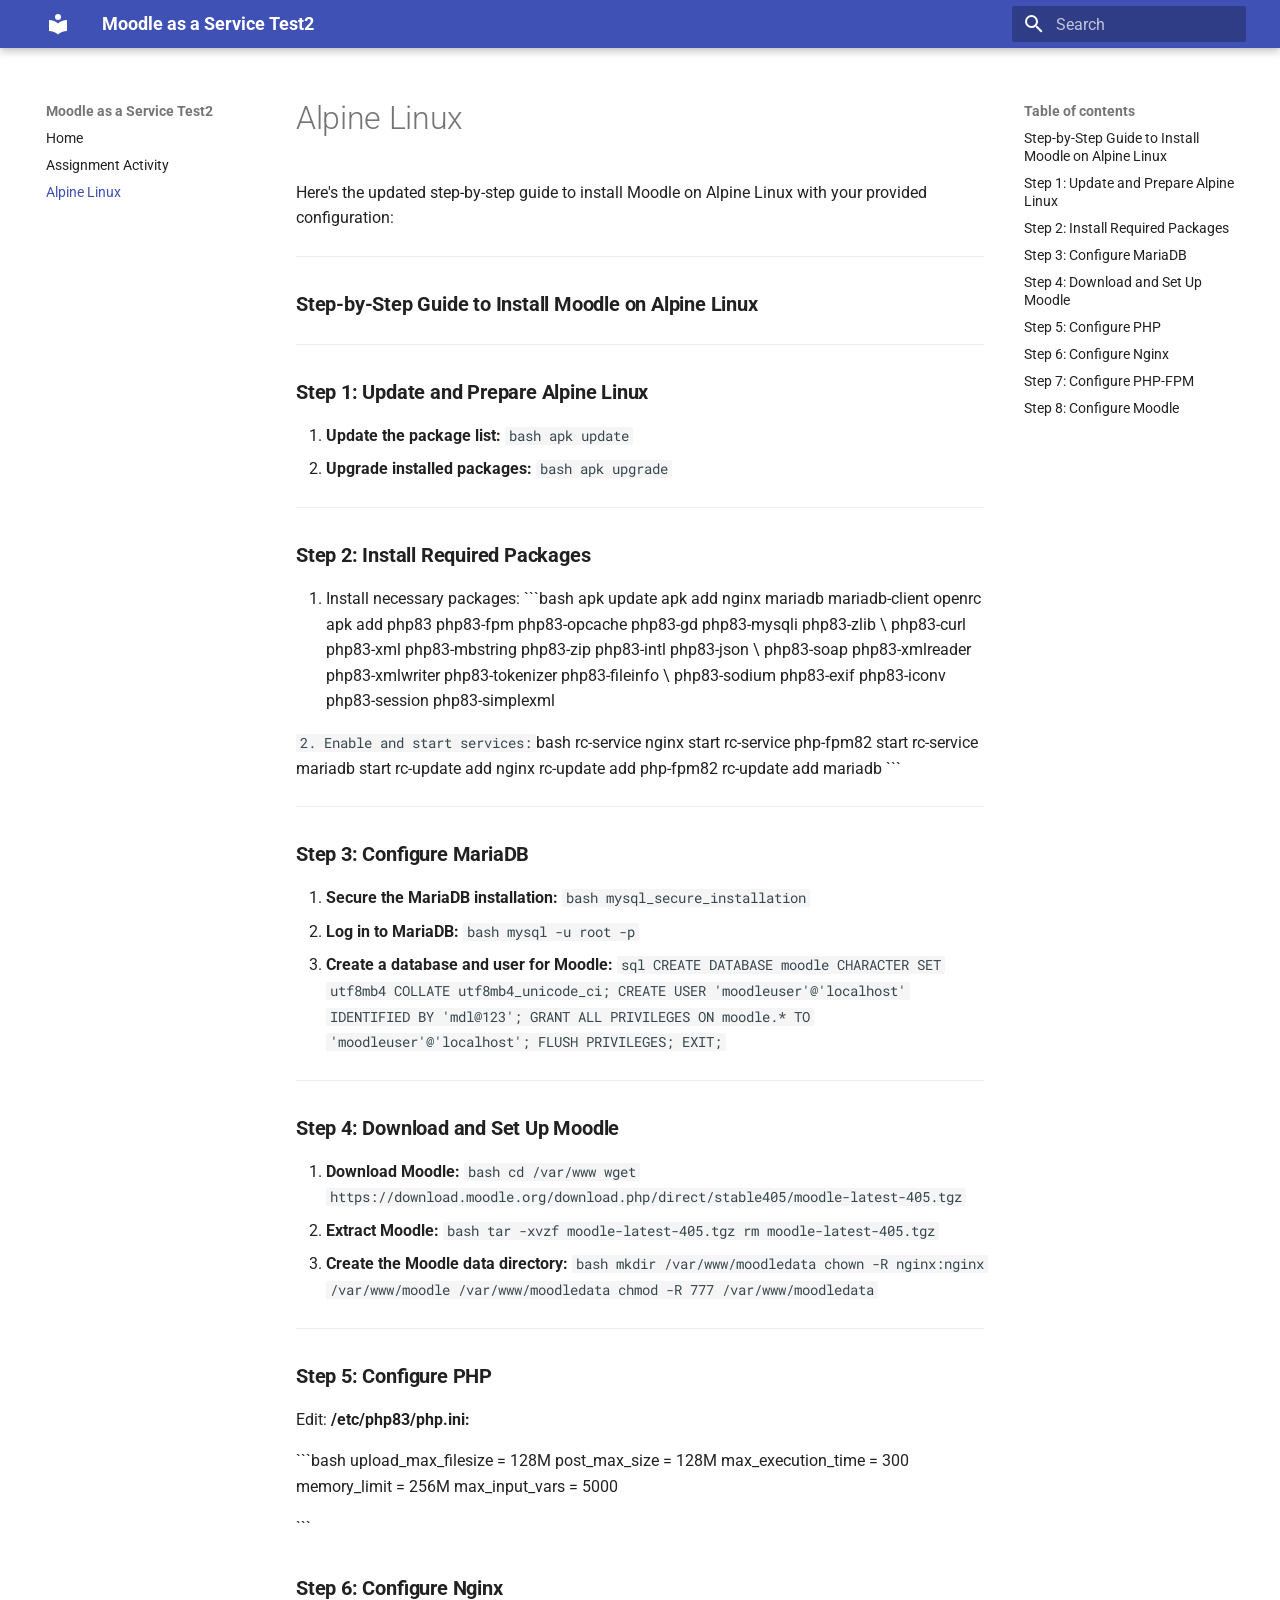
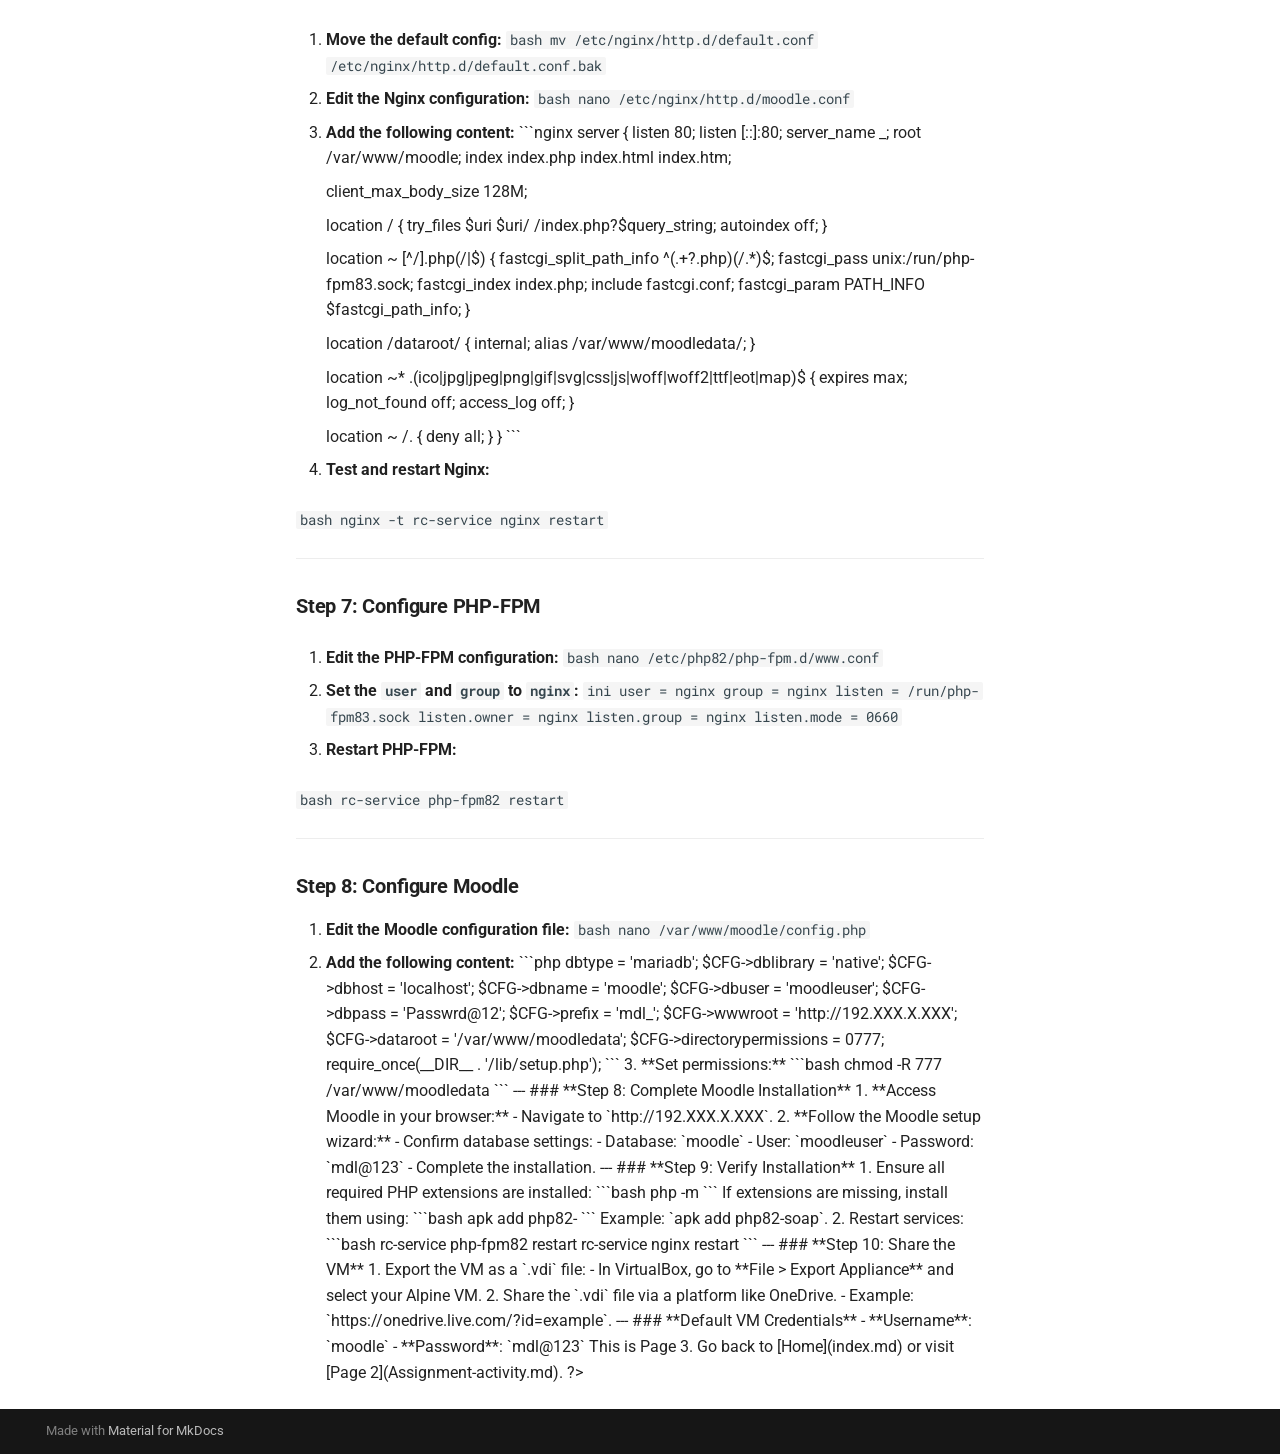
<file: Alpine-linux/index.html>
<!doctype html>
<html lang="en" class="no-js">
  <head>
    
      <meta charset="utf-8">
      <meta name="viewport" content="width=device-width,initial-scale=1">
      
      
      
      
        <link rel="prev" href="../Assignment-activity/">
      
      
      
      <link rel="icon" href="../assets/images/favicon.png">
      <meta name="generator" content="mkdocs-1.6.1, mkdocs-material-9.6.21">
    
    
      
        <title>Alpine Linux - Moodle as a Service Test2</title>
      
    
    
      <link rel="stylesheet" href="../assets/stylesheets/main.2a3383ac.min.css">
      
      


    
    
      
    
    
      
        
        
        <link rel="preconnect" href="https://fonts.gstatic.com" crossorigin>
        <link rel="stylesheet" href="https://fonts.googleapis.com/css?family=Roboto:300,300i,400,400i,700,700i%7CRoboto+Mono:400,400i,700,700i&display=fallback">
        <style>:root{--md-text-font:"Roboto";--md-code-font:"Roboto Mono"}</style>
      
    
    
    <script>__md_scope=new URL("..",location),__md_hash=e=>[...e].reduce(((e,_)=>(e<<5)-e+_.charCodeAt(0)),0),__md_get=(e,_=localStorage,t=__md_scope)=>JSON.parse(_.getItem(t.pathname+"."+e)),__md_set=(e,_,t=localStorage,a=__md_scope)=>{try{t.setItem(a.pathname+"."+e,JSON.stringify(_))}catch(e){}}</script>
    
      

    
    
    
  </head>
  
  
    <body dir="ltr">
  
    
    <input class="md-toggle" data-md-toggle="drawer" type="checkbox" id="__drawer" autocomplete="off">
    <input class="md-toggle" data-md-toggle="search" type="checkbox" id="__search" autocomplete="off">
    <label class="md-overlay" for="__drawer"></label>
    <div data-md-component="skip">
      
        
        <a href="#step-by-step-guide-to-install-moodle-on-alpine-linux" class="md-skip">
          Skip to content
        </a>
      
    </div>
    <div data-md-component="announce">
      
    </div>
    
    
      

  

<header class="md-header md-header--shadow" data-md-component="header">
  <nav class="md-header__inner md-grid" aria-label="Header">
    <a href=".." title="Moodle as a Service Test2" class="md-header__button md-logo" aria-label="Moodle as a Service Test2" data-md-component="logo">
      
  
  <svg xmlns="http://www.w3.org/2000/svg" viewBox="0 0 24 24"><path d="M12 8a3 3 0 0 0 3-3 3 3 0 0 0-3-3 3 3 0 0 0-3 3 3 3 0 0 0 3 3m0 3.54C9.64 9.35 6.5 8 3 8v11c3.5 0 6.64 1.35 9 3.54 2.36-2.19 5.5-3.54 9-3.54V8c-3.5 0-6.64 1.35-9 3.54"/></svg>

    </a>
    <label class="md-header__button md-icon" for="__drawer">
      
      <svg xmlns="http://www.w3.org/2000/svg" viewBox="0 0 24 24"><path d="M3 6h18v2H3zm0 5h18v2H3zm0 5h18v2H3z"/></svg>
    </label>
    <div class="md-header__title" data-md-component="header-title">
      <div class="md-header__ellipsis">
        <div class="md-header__topic">
          <span class="md-ellipsis">
            Moodle as a Service Test2
          </span>
        </div>
        <div class="md-header__topic" data-md-component="header-topic">
          <span class="md-ellipsis">
            
              Alpine Linux
            
          </span>
        </div>
      </div>
    </div>
    
    
      <script>var palette=__md_get("__palette");if(palette&&palette.color){if("(prefers-color-scheme)"===palette.color.media){var media=matchMedia("(prefers-color-scheme: light)"),input=document.querySelector(media.matches?"[data-md-color-media='(prefers-color-scheme: light)']":"[data-md-color-media='(prefers-color-scheme: dark)']");palette.color.media=input.getAttribute("data-md-color-media"),palette.color.scheme=input.getAttribute("data-md-color-scheme"),palette.color.primary=input.getAttribute("data-md-color-primary"),palette.color.accent=input.getAttribute("data-md-color-accent")}for(var[key,value]of Object.entries(palette.color))document.body.setAttribute("data-md-color-"+key,value)}</script>
    
    
    
      
      
        <label class="md-header__button md-icon" for="__search">
          
          <svg xmlns="http://www.w3.org/2000/svg" viewBox="0 0 24 24"><path d="M9.5 3A6.5 6.5 0 0 1 16 9.5c0 1.61-.59 3.09-1.56 4.23l.27.27h.79l5 5-1.5 1.5-5-5v-.79l-.27-.27A6.52 6.52 0 0 1 9.5 16 6.5 6.5 0 0 1 3 9.5 6.5 6.5 0 0 1 9.5 3m0 2C7 5 5 7 5 9.5S7 14 9.5 14 14 12 14 9.5 12 5 9.5 5"/></svg>
        </label>
        <div class="md-search" data-md-component="search" role="dialog">
  <label class="md-search__overlay" for="__search"></label>
  <div class="md-search__inner" role="search">
    <form class="md-search__form" name="search">
      <input type="text" class="md-search__input" name="query" aria-label="Search" placeholder="Search" autocapitalize="off" autocorrect="off" autocomplete="off" spellcheck="false" data-md-component="search-query" required>
      <label class="md-search__icon md-icon" for="__search">
        
        <svg xmlns="http://www.w3.org/2000/svg" viewBox="0 0 24 24"><path d="M9.5 3A6.5 6.5 0 0 1 16 9.5c0 1.61-.59 3.09-1.56 4.23l.27.27h.79l5 5-1.5 1.5-5-5v-.79l-.27-.27A6.52 6.52 0 0 1 9.5 16 6.5 6.5 0 0 1 3 9.5 6.5 6.5 0 0 1 9.5 3m0 2C7 5 5 7 5 9.5S7 14 9.5 14 14 12 14 9.5 12 5 9.5 5"/></svg>
        
        <svg xmlns="http://www.w3.org/2000/svg" viewBox="0 0 24 24"><path d="M20 11v2H8l5.5 5.5-1.42 1.42L4.16 12l7.92-7.92L13.5 5.5 8 11z"/></svg>
      </label>
      <nav class="md-search__options" aria-label="Search">
        
        <button type="reset" class="md-search__icon md-icon" title="Clear" aria-label="Clear" tabindex="-1">
          
          <svg xmlns="http://www.w3.org/2000/svg" viewBox="0 0 24 24"><path d="M19 6.41 17.59 5 12 10.59 6.41 5 5 6.41 10.59 12 5 17.59 6.41 19 12 13.41 17.59 19 19 17.59 13.41 12z"/></svg>
        </button>
      </nav>
      
    </form>
    <div class="md-search__output">
      <div class="md-search__scrollwrap" tabindex="0" data-md-scrollfix>
        <div class="md-search-result" data-md-component="search-result">
          <div class="md-search-result__meta">
            Initializing search
          </div>
          <ol class="md-search-result__list" role="presentation"></ol>
        </div>
      </div>
    </div>
  </div>
</div>
      
    
    
  </nav>
  
</header>
    
    <div class="md-container" data-md-component="container">
      
      
        
          
        
      
      <main class="md-main" data-md-component="main">
        <div class="md-main__inner md-grid">
          
            
              
              <div class="md-sidebar md-sidebar--primary" data-md-component="sidebar" data-md-type="navigation" >
                <div class="md-sidebar__scrollwrap">
                  <div class="md-sidebar__inner">
                    



<nav class="md-nav md-nav--primary" aria-label="Navigation" data-md-level="0">
  <label class="md-nav__title" for="__drawer">
    <a href=".." title="Moodle as a Service Test2" class="md-nav__button md-logo" aria-label="Moodle as a Service Test2" data-md-component="logo">
      
  
  <svg xmlns="http://www.w3.org/2000/svg" viewBox="0 0 24 24"><path d="M12 8a3 3 0 0 0 3-3 3 3 0 0 0-3-3 3 3 0 0 0-3 3 3 3 0 0 0 3 3m0 3.54C9.64 9.35 6.5 8 3 8v11c3.5 0 6.64 1.35 9 3.54 2.36-2.19 5.5-3.54 9-3.54V8c-3.5 0-6.64 1.35-9 3.54"/></svg>

    </a>
    Moodle as a Service Test2
  </label>
  
  <ul class="md-nav__list" data-md-scrollfix>
    
      
      
  
  
  
  
    <li class="md-nav__item">
      <a href=".." class="md-nav__link">
        
  
  
  <span class="md-ellipsis">
    Home
    
  </span>
  

      </a>
    </li>
  

    
      
      
  
  
  
  
    <li class="md-nav__item">
      <a href="../Assignment-activity/" class="md-nav__link">
        
  
  
  <span class="md-ellipsis">
    Assignment Activity
    
  </span>
  

      </a>
    </li>
  

    
      
      
  
  
    
  
  
  
    <li class="md-nav__item md-nav__item--active">
      
      <input class="md-nav__toggle md-toggle" type="checkbox" id="__toc">
      
      
      
        <label class="md-nav__link md-nav__link--active" for="__toc">
          
  
  
  <span class="md-ellipsis">
    Alpine Linux
    
  </span>
  

          <span class="md-nav__icon md-icon"></span>
        </label>
      
      <a href="./" class="md-nav__link md-nav__link--active">
        
  
  
  <span class="md-ellipsis">
    Alpine Linux
    
  </span>
  

      </a>
      
        

<nav class="md-nav md-nav--secondary" aria-label="Table of contents">
  
  
  
  
    <label class="md-nav__title" for="__toc">
      <span class="md-nav__icon md-icon"></span>
      Table of contents
    </label>
    <ul class="md-nav__list" data-md-component="toc" data-md-scrollfix>
      
        <li class="md-nav__item">
  <a href="#step-by-step-guide-to-install-moodle-on-alpine-linux" class="md-nav__link">
    <span class="md-ellipsis">
      Step-by-Step Guide to Install Moodle on Alpine Linux
    </span>
  </a>
  
</li>
      
        <li class="md-nav__item">
  <a href="#step-1-update-and-prepare-alpine-linux" class="md-nav__link">
    <span class="md-ellipsis">
      Step 1: Update and Prepare Alpine Linux
    </span>
  </a>
  
</li>
      
        <li class="md-nav__item">
  <a href="#step-2-install-required-packages" class="md-nav__link">
    <span class="md-ellipsis">
      Step 2: Install Required Packages
    </span>
  </a>
  
</li>
      
        <li class="md-nav__item">
  <a href="#step-3-configure-mariadb" class="md-nav__link">
    <span class="md-ellipsis">
      Step 3: Configure MariaDB
    </span>
  </a>
  
</li>
      
        <li class="md-nav__item">
  <a href="#step-4-download-and-set-up-moodle" class="md-nav__link">
    <span class="md-ellipsis">
      Step 4: Download and Set Up Moodle
    </span>
  </a>
  
</li>
      
        <li class="md-nav__item">
  <a href="#step-5-configure-php" class="md-nav__link">
    <span class="md-ellipsis">
      Step 5: Configure PHP
    </span>
  </a>
  
</li>
      
        <li class="md-nav__item">
  <a href="#step-6-configure-nginx" class="md-nav__link">
    <span class="md-ellipsis">
      Step 6: Configure Nginx
    </span>
  </a>
  
</li>
      
        <li class="md-nav__item">
  <a href="#step-7-configure-php-fpm" class="md-nav__link">
    <span class="md-ellipsis">
      Step 7: Configure PHP-FPM
    </span>
  </a>
  
</li>
      
        <li class="md-nav__item">
  <a href="#step-8-configure-moodle" class="md-nav__link">
    <span class="md-ellipsis">
      Step 8: Configure Moodle
    </span>
  </a>
  
</li>
      
    </ul>
  
</nav>
      
    </li>
  

    
  </ul>
</nav>
                  </div>
                </div>
              </div>
            
            
              
              <div class="md-sidebar md-sidebar--secondary" data-md-component="sidebar" data-md-type="toc" >
                <div class="md-sidebar__scrollwrap">
                  <div class="md-sidebar__inner">
                    

<nav class="md-nav md-nav--secondary" aria-label="Table of contents">
  
  
  
  
    <label class="md-nav__title" for="__toc">
      <span class="md-nav__icon md-icon"></span>
      Table of contents
    </label>
    <ul class="md-nav__list" data-md-component="toc" data-md-scrollfix>
      
        <li class="md-nav__item">
  <a href="#step-by-step-guide-to-install-moodle-on-alpine-linux" class="md-nav__link">
    <span class="md-ellipsis">
      Step-by-Step Guide to Install Moodle on Alpine Linux
    </span>
  </a>
  
</li>
      
        <li class="md-nav__item">
  <a href="#step-1-update-and-prepare-alpine-linux" class="md-nav__link">
    <span class="md-ellipsis">
      Step 1: Update and Prepare Alpine Linux
    </span>
  </a>
  
</li>
      
        <li class="md-nav__item">
  <a href="#step-2-install-required-packages" class="md-nav__link">
    <span class="md-ellipsis">
      Step 2: Install Required Packages
    </span>
  </a>
  
</li>
      
        <li class="md-nav__item">
  <a href="#step-3-configure-mariadb" class="md-nav__link">
    <span class="md-ellipsis">
      Step 3: Configure MariaDB
    </span>
  </a>
  
</li>
      
        <li class="md-nav__item">
  <a href="#step-4-download-and-set-up-moodle" class="md-nav__link">
    <span class="md-ellipsis">
      Step 4: Download and Set Up Moodle
    </span>
  </a>
  
</li>
      
        <li class="md-nav__item">
  <a href="#step-5-configure-php" class="md-nav__link">
    <span class="md-ellipsis">
      Step 5: Configure PHP
    </span>
  </a>
  
</li>
      
        <li class="md-nav__item">
  <a href="#step-6-configure-nginx" class="md-nav__link">
    <span class="md-ellipsis">
      Step 6: Configure Nginx
    </span>
  </a>
  
</li>
      
        <li class="md-nav__item">
  <a href="#step-7-configure-php-fpm" class="md-nav__link">
    <span class="md-ellipsis">
      Step 7: Configure PHP-FPM
    </span>
  </a>
  
</li>
      
        <li class="md-nav__item">
  <a href="#step-8-configure-moodle" class="md-nav__link">
    <span class="md-ellipsis">
      Step 8: Configure Moodle
    </span>
  </a>
  
</li>
      
    </ul>
  
</nav>
                  </div>
                </div>
              </div>
            
          
          
            <div class="md-content" data-md-component="content">
              <article class="md-content__inner md-typeset">
                
                  



  <h1>Alpine Linux</h1>

<p>Here's the updated step-by-step guide to install Moodle on Alpine Linux with your provided configuration:</p>
<hr />
<h3 id="step-by-step-guide-to-install-moodle-on-alpine-linux"><strong>Step-by-Step Guide to Install Moodle on Alpine Linux</strong></h3>
<hr />
<h3 id="step-1-update-and-prepare-alpine-linux"><strong>Step 1: Update and Prepare Alpine Linux</strong></h3>
<ol>
<li><strong>Update the package list:</strong>
   <code>bash
   apk update</code></li>
<li><strong>Upgrade installed packages:</strong>
   <code>bash
   apk upgrade</code></li>
</ol>
<hr />
<h3 id="step-2-install-required-packages"><strong>Step 2: Install Required Packages</strong></h3>
<ol>
<li>Install necessary packages:
   ```bash
   apk update
   apk add nginx mariadb mariadb-client openrc
   apk add php83 php83-fpm php83-opcache php83-gd php83-mysqli php83-zlib \
   php83-curl php83-xml php83-mbstring php83-zip php83-intl php83-json \
   php83-soap php83-xmlreader php83-xmlwriter php83-tokenizer php83-fileinfo \
   php83-sodium php83-exif php83-iconv php83-session php83-simplexml</li>
</ol>
<p><code>2. Enable and start services:</code>bash
   rc-service nginx start
   rc-service php-fpm82 start
   rc-service mariadb start
   rc-update add nginx
   rc-update add php-fpm82
   rc-update add mariadb
   ```</p>
<hr />
<h3 id="step-3-configure-mariadb"><strong>Step 3: Configure MariaDB</strong></h3>
<ol>
<li><strong>Secure the MariaDB installation:</strong>
   <code>bash
   mysql_secure_installation</code></li>
<li><strong>Log in to MariaDB:</strong>
   <code>bash
   mysql -u root -p</code></li>
<li><strong>Create a database and user for Moodle:</strong>
   <code>sql
   CREATE DATABASE moodle CHARACTER SET utf8mb4 COLLATE utf8mb4_unicode_ci;
   CREATE USER 'moodleuser'@'localhost' IDENTIFIED BY 'mdl@123';
   GRANT ALL PRIVILEGES ON moodle.* TO 'moodleuser'@'localhost';
   FLUSH PRIVILEGES;
   EXIT;</code></li>
</ol>
<hr />
<h3 id="step-4-download-and-set-up-moodle"><strong>Step 4: Download and Set Up Moodle</strong></h3>
<ol>
<li><strong>Download Moodle:</strong>
   <code>bash
   cd /var/www
   wget https://download.moodle.org/download.php/direct/stable405/moodle-latest-405.tgz</code></li>
<li><strong>Extract Moodle:</strong>
   <code>bash
   tar -xvzf moodle-latest-405.tgz
   rm moodle-latest-405.tgz</code></li>
<li><strong>Create the Moodle data directory:</strong>
   <code>bash
   mkdir /var/www/moodledata
   chown -R nginx:nginx /var/www/moodle /var/www/moodledata
   chmod -R 777 /var/www/moodledata</code></li>
</ol>
<hr />
<h3 id="step-5-configure-php"><strong>Step 5: Configure PHP</strong></h3>
<p>Edit:   <strong>/etc/php83/php.ini:</strong></p>
<p>```bash
 upload_max_filesize = 128M
post_max_size = 128M
max_execution_time = 300
memory_limit = 256M
max_input_vars = 5000</p>
<p>```</p>
<h3 id="step-6-configure-nginx"><strong>Step 6: Configure Nginx</strong></h3>
<ol>
<li>
<p><strong>Move the default config:</strong>
    <code>bash
   mv /etc/nginx/http.d/default.conf /etc/nginx/http.d/default.conf.bak</code></p>
</li>
<li>
<p><strong>Edit the Nginx configuration:</strong>
   <code>bash
   nano /etc/nginx/http.d/moodle.conf</code></p>
</li>
<li>
<p><strong>Add the following content:</strong>
   ```nginx
    server {
    listen 80;
    listen [::]:80;
    server_name _;
    root /var/www/moodle;
    index index.php index.html index.htm;</p>
<p>client_max_body_size 128M;</p>
<p>location / {
    try_files $uri $uri/ /index.php?$query_string;
    autoindex off;
}</p>
<p>location ~ [^/].php(/|$) {
    fastcgi_split_path_info ^(.+?.php)(/.*)$;
    fastcgi_pass unix:/run/php-fpm83.sock;
    fastcgi_index index.php;
    include fastcgi.conf;
    fastcgi_param PATH_INFO $fastcgi_path_info;
}</p>
<p>location /dataroot/ {
    internal;
    alias /var/www/moodledata/;
}</p>
<p>location ~* .(ico|jpg|jpeg|png|gif|svg|css|js|woff|woff2|ttf|eot|map)$ {
    expires max;
    log_not_found off;
    access_log off;
}</p>
<p>location ~ /. {
    deny all;
}
   } ```</p>
</li>
<li>
<p><strong>Test and restart Nginx:</strong></p>
</li>
</ol>
<p><code>bash
   nginx -t
   rc-service nginx restart</code></p>
<hr />
<h3 id="step-7-configure-php-fpm"><strong>Step 7: Configure PHP-FPM</strong></h3>
<ol>
<li>
<p><strong>Edit the PHP-FPM configuration:</strong>
   <code>bash
   nano /etc/php82/php-fpm.d/www.conf</code></p>
</li>
<li>
<p><strong>Set the <code>user</code> and <code>group</code> to <code>nginx</code>:</strong>
   <code>ini
   user = nginx
   group = nginx
   listen = /run/php-fpm83.sock
   listen.owner = nginx
   listen.group = nginx
   listen.mode = 0660</code></p>
</li>
<li>
<p><strong>Restart PHP-FPM:</strong></p>
</li>
</ol>
<p><code>bash
   rc-service php-fpm82 restart</code></p>
<hr />
<h3 id="step-8-configure-moodle"><strong>Step 8: Configure Moodle</strong></h3>
<ol>
<li><strong>Edit the Moodle configuration file:</strong>
   <code>bash
   nano /var/www/moodle/config.php</code></li>
<li><strong>Add the following content:</strong>
   ```php
   <?php
   $CFG->dbtype    = 'mariadb';
   $CFG->dblibrary = 'native';
   $CFG->dbhost    = 'localhost';
   $CFG->dbname    = 'moodle';
   $CFG->dbuser    = 'moodleuser';
   $CFG->dbpass    = 'Passwrd@12';
   $CFG->prefix    = 'mdl_';
   $CFG->wwwroot   = 'http://192.XXX.X.XXX';
   $CFG->dataroot  = '/var/www/moodledata';
   $CFG->directorypermissions = 0777;
   require_once(__DIR__ . '/lib/setup.php');
   ```
3. **Set permissions:**

    ```bash
   chmod -R 777 /var/www/moodledata
   ```

---

### **Step 8: Complete Moodle Installation**

1. **Access Moodle in your browser:**
   - Navigate to `http://192.XXX.X.XXX`.
2. **Follow the Moodle setup wizard:**
   - Confirm database settings:
     - Database: `moodle`
     - User: `moodleuser`
     - Password: `mdl@123`
   - Complete the installation.

---

### **Step 9: Verify Installation**

1. Ensure all required PHP extensions are installed:
   ```bash
   php -m
   ```
   If extensions are missing, install them using:
   ```bash
   apk add php82-<extension_name>
   ```
   Example: `apk add php82-soap`.

2. Restart services:
   ```bash
   rc-service php-fpm82 restart
   rc-service nginx restart
   ```

---

### **Step 10: Share the VM**

1. Export the VM as a `.vdi` file:
   - In VirtualBox, go to **File > Export Appliance** and select your Alpine VM.
2. Share the `.vdi` file via a platform like OneDrive.
   - Example: `https://onedrive.live.com/?id=example`.

---

### **Default VM Credentials**

- **Username**: `moodle`
- **Password**: `mdl@123`



This is Page 3. Go back to [Home](index.md) or visit [Page 2](Assignment-activity.md).

?></li>
</ol>












                
              </article>
            </div>
          
          
<script>var target=document.getElementById(location.hash.slice(1));target&&target.name&&(target.checked=target.name.startsWith("__tabbed_"))</script>
        </div>
        
      </main>
      
        <footer class="md-footer">
  
  <div class="md-footer-meta md-typeset">
    <div class="md-footer-meta__inner md-grid">
      <div class="md-copyright">
  
  
    Made with
    <a href="https://squidfunk.github.io/mkdocs-material/" target="_blank" rel="noopener">
      Material for MkDocs
    </a>
  
</div>
      
    </div>
  </div>
</footer>
      
    </div>
    <div class="md-dialog" data-md-component="dialog">
      <div class="md-dialog__inner md-typeset"></div>
    </div>
    
    
    
      
      <script id="__config" type="application/json">{"base": "..", "features": [], "search": "../assets/javascripts/workers/search.973d3a69.min.js", "tags": null, "translations": {"clipboard.copied": "Copied to clipboard", "clipboard.copy": "Copy to clipboard", "search.result.more.one": "1 more on this page", "search.result.more.other": "# more on this page", "search.result.none": "No matching documents", "search.result.one": "1 matching document", "search.result.other": "# matching documents", "search.result.placeholder": "Type to start searching", "search.result.term.missing": "Missing", "select.version": "Select version"}, "version": null}</script>
    
    
      <script src="../assets/javascripts/bundle.f55a23d4.min.js"></script>
      
    
  </body>
</html>
</file>
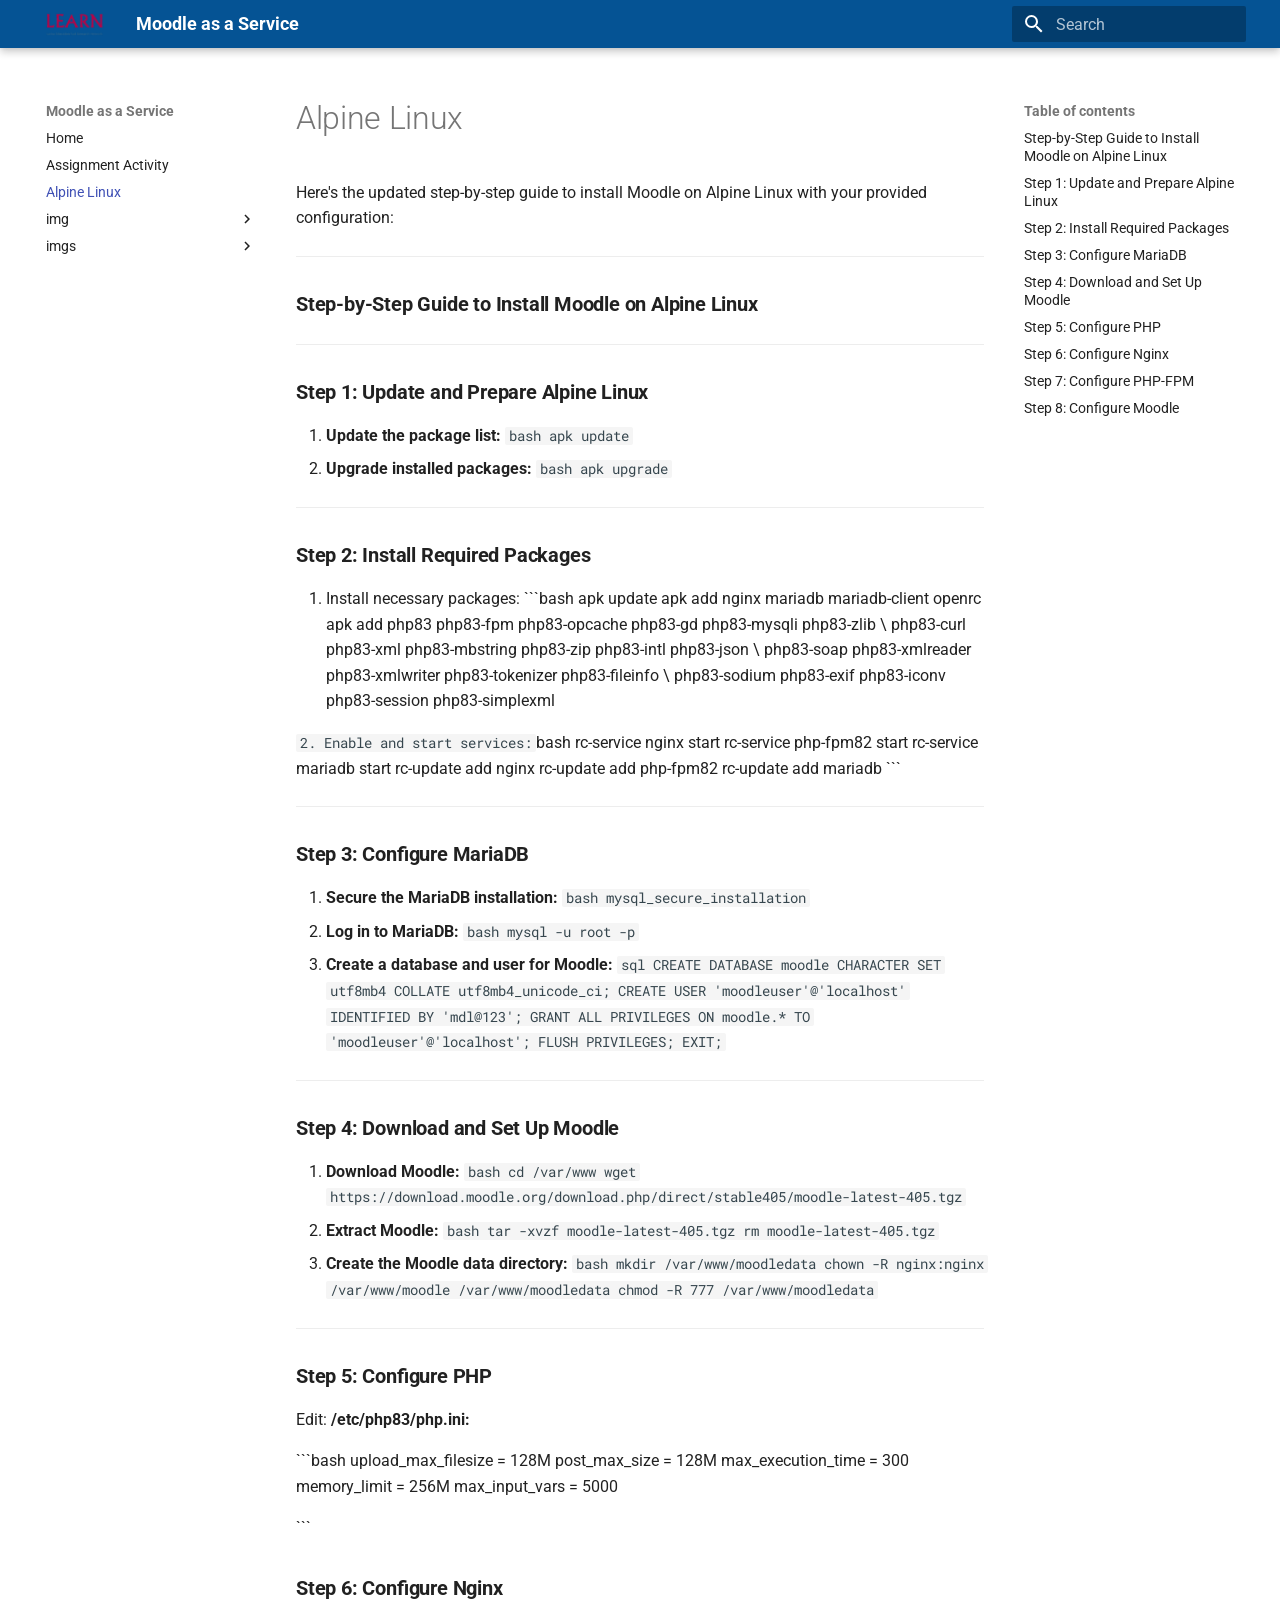
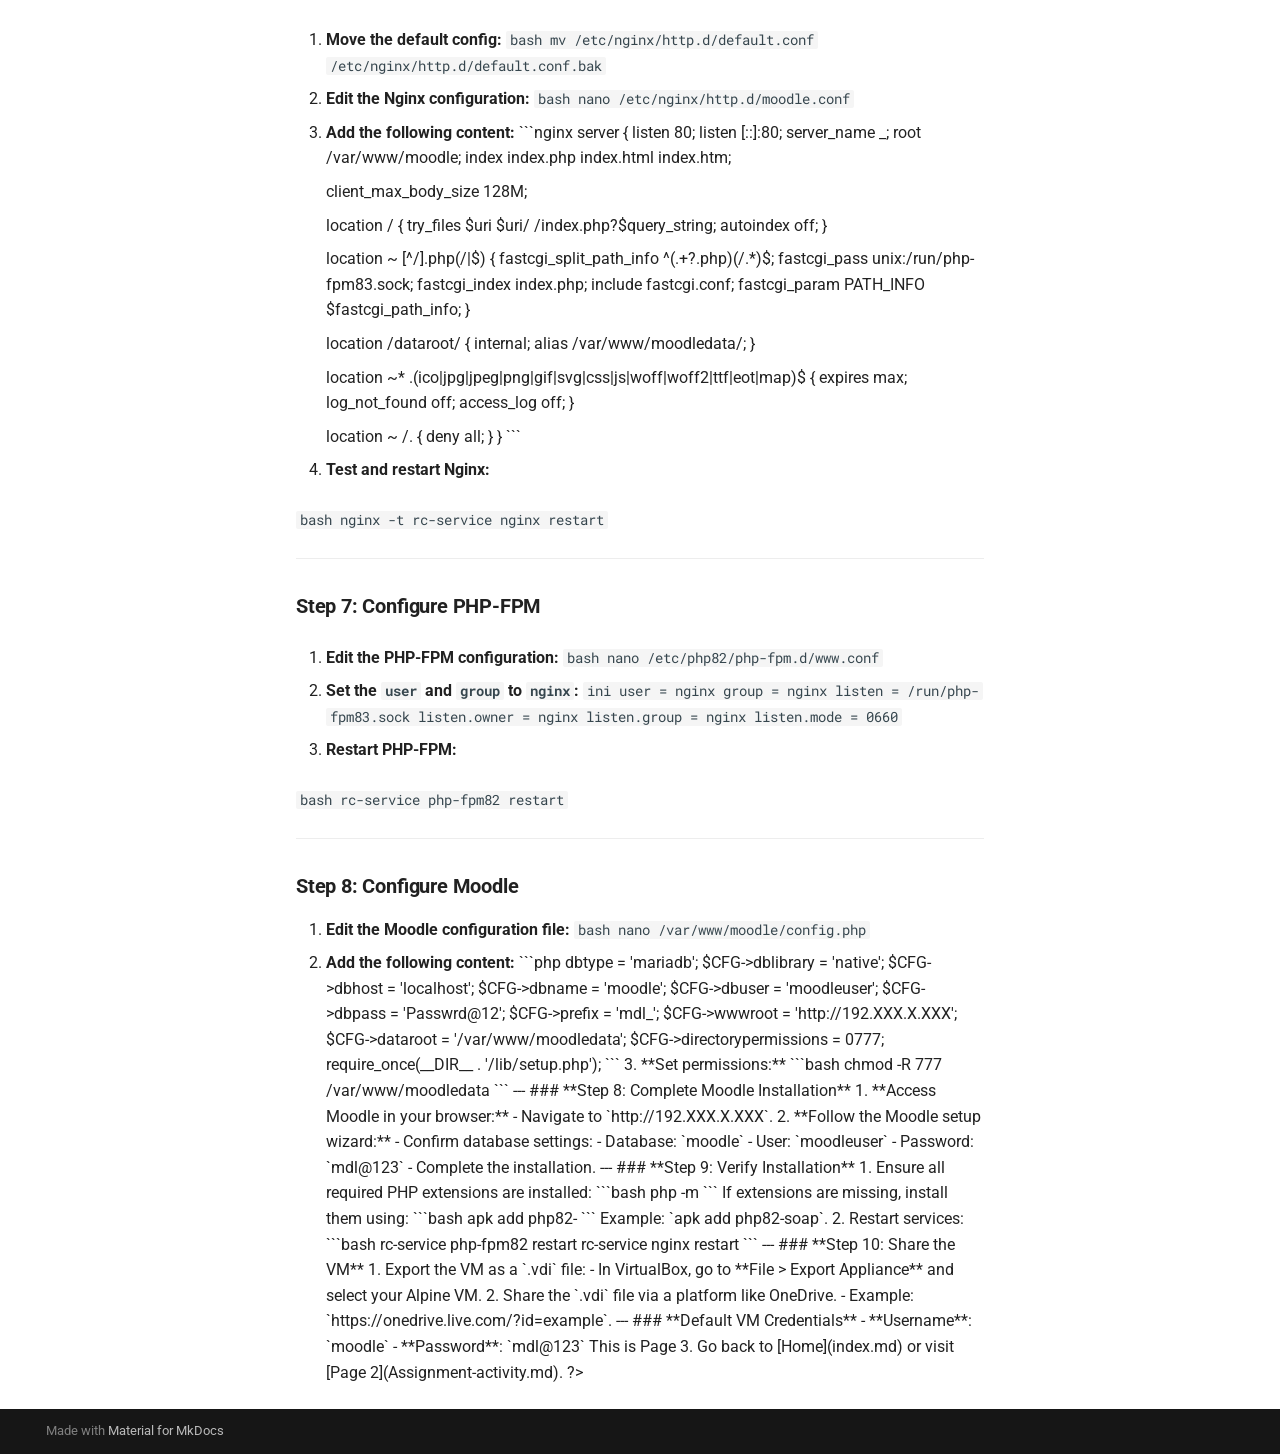
<file: mdfinal/site/Alpine-linux/index.html>
<!doctype html>
<html lang="en" class="no-js">
  <head>
    
      <meta charset="utf-8">
      <meta name="viewport" content="width=device-width,initial-scale=1">
      
      
      
      
        <link rel="prev" href="../Assignment-activity/">
      
      
        <link rel="next" href="../img/">
      
      
      <link rel="icon" href="../whtLearn_Log.png">
      <meta name="generator" content="mkdocs-1.6.1, mkdocs-material-9.6.21">
    
    
      
        <title>Alpine Linux - Moodle as a Service</title>
      
    
    
      <link rel="stylesheet" href="../assets/stylesheets/main.2a3383ac.min.css">
      
        
        <link rel="stylesheet" href="../assets/stylesheets/palette.06af60db.min.css">
      
      


    
    
      
    
    
      
        
        
        <link rel="preconnect" href="https://fonts.gstatic.com" crossorigin>
        <link rel="stylesheet" href="https://fonts.googleapis.com/css?family=Roboto:300,300i,400,400i,700,700i%7CRoboto+Mono:400,400i,700,700i&display=fallback">
        <style>:root{--md-text-font:"Roboto";--md-code-font:"Roboto Mono"}</style>
      
    
    
      <link rel="stylesheet" href="../css/custom.css">
    
    <script>__md_scope=new URL("..",location),__md_hash=e=>[...e].reduce(((e,_)=>(e<<5)-e+_.charCodeAt(0)),0),__md_get=(e,_=localStorage,t=__md_scope)=>JSON.parse(_.getItem(t.pathname+"."+e)),__md_set=(e,_,t=localStorage,a=__md_scope)=>{try{t.setItem(a.pathname+"."+e,JSON.stringify(_))}catch(e){}}</script>
    
      

    
    
    
  </head>
  
  
    
    
    
    
    
    <body dir="ltr" data-md-color-scheme="default" data-md-color-primary="#055394" data-md-color-accent="#FFC107">
  
    
    <input class="md-toggle" data-md-toggle="drawer" type="checkbox" id="__drawer" autocomplete="off">
    <input class="md-toggle" data-md-toggle="search" type="checkbox" id="__search" autocomplete="off">
    <label class="md-overlay" for="__drawer"></label>
    <div data-md-component="skip">
      
        
        <a href="#step-by-step-guide-to-install-moodle-on-alpine-linux" class="md-skip">
          Skip to content
        </a>
      
    </div>
    <div data-md-component="announce">
      
    </div>
    
    
      

  

<header class="md-header md-header--shadow" data-md-component="header">
  <nav class="md-header__inner md-grid" aria-label="Header">
    <a href=".." title="Moodle as a Service" class="md-header__button md-logo" aria-label="Moodle as a Service" data-md-component="logo">
      
  <img src="../whtLearn_LogCopy.png" alt="logo">

    </a>
    <label class="md-header__button md-icon" for="__drawer">
      
      <svg xmlns="http://www.w3.org/2000/svg" viewBox="0 0 24 24"><path d="M3 6h18v2H3zm0 5h18v2H3zm0 5h18v2H3z"/></svg>
    </label>
    <div class="md-header__title" data-md-component="header-title">
      <div class="md-header__ellipsis">
        <div class="md-header__topic">
          <span class="md-ellipsis">
            Moodle as a Service
          </span>
        </div>
        <div class="md-header__topic" data-md-component="header-topic">
          <span class="md-ellipsis">
            
              Alpine Linux
            
          </span>
        </div>
      </div>
    </div>
    
      
    
    
    
    
      
      
        <label class="md-header__button md-icon" for="__search">
          
          <svg xmlns="http://www.w3.org/2000/svg" viewBox="0 0 24 24"><path d="M9.5 3A6.5 6.5 0 0 1 16 9.5c0 1.61-.59 3.09-1.56 4.23l.27.27h.79l5 5-1.5 1.5-5-5v-.79l-.27-.27A6.52 6.52 0 0 1 9.5 16 6.5 6.5 0 0 1 3 9.5 6.5 6.5 0 0 1 9.5 3m0 2C7 5 5 7 5 9.5S7 14 9.5 14 14 12 14 9.5 12 5 9.5 5"/></svg>
        </label>
        <div class="md-search" data-md-component="search" role="dialog">
  <label class="md-search__overlay" for="__search"></label>
  <div class="md-search__inner" role="search">
    <form class="md-search__form" name="search">
      <input type="text" class="md-search__input" name="query" aria-label="Search" placeholder="Search" autocapitalize="off" autocorrect="off" autocomplete="off" spellcheck="false" data-md-component="search-query" required>
      <label class="md-search__icon md-icon" for="__search">
        
        <svg xmlns="http://www.w3.org/2000/svg" viewBox="0 0 24 24"><path d="M9.5 3A6.5 6.5 0 0 1 16 9.5c0 1.61-.59 3.09-1.56 4.23l.27.27h.79l5 5-1.5 1.5-5-5v-.79l-.27-.27A6.52 6.52 0 0 1 9.5 16 6.5 6.5 0 0 1 3 9.5 6.5 6.5 0 0 1 9.5 3m0 2C7 5 5 7 5 9.5S7 14 9.5 14 14 12 14 9.5 12 5 9.5 5"/></svg>
        
        <svg xmlns="http://www.w3.org/2000/svg" viewBox="0 0 24 24"><path d="M20 11v2H8l5.5 5.5-1.42 1.42L4.16 12l7.92-7.92L13.5 5.5 8 11z"/></svg>
      </label>
      <nav class="md-search__options" aria-label="Search">
        
        <button type="reset" class="md-search__icon md-icon" title="Clear" aria-label="Clear" tabindex="-1">
          
          <svg xmlns="http://www.w3.org/2000/svg" viewBox="0 0 24 24"><path d="M19 6.41 17.59 5 12 10.59 6.41 5 5 6.41 10.59 12 5 17.59 6.41 19 12 13.41 17.59 19 19 17.59 13.41 12z"/></svg>
        </button>
      </nav>
      
    </form>
    <div class="md-search__output">
      <div class="md-search__scrollwrap" tabindex="0" data-md-scrollfix>
        <div class="md-search-result" data-md-component="search-result">
          <div class="md-search-result__meta">
            Initializing search
          </div>
          <ol class="md-search-result__list" role="presentation"></ol>
        </div>
      </div>
    </div>
  </div>
</div>
      
    
    
  </nav>
  
</header>
    
    <div class="md-container" data-md-component="container">
      
      
        
          
        
      
      <main class="md-main" data-md-component="main">
        <div class="md-main__inner md-grid">
          
            
              
              <div class="md-sidebar md-sidebar--primary" data-md-component="sidebar" data-md-type="navigation" >
                <div class="md-sidebar__scrollwrap">
                  <div class="md-sidebar__inner">
                    



<nav class="md-nav md-nav--primary" aria-label="Navigation" data-md-level="0">
  <label class="md-nav__title" for="__drawer">
    <a href=".." title="Moodle as a Service" class="md-nav__button md-logo" aria-label="Moodle as a Service" data-md-component="logo">
      
  <img src="../whtLearn_LogCopy.png" alt="logo">

    </a>
    Moodle as a Service
  </label>
  
  <ul class="md-nav__list" data-md-scrollfix>
    
      
      
  
  
  
  
    <li class="md-nav__item">
      <a href=".." class="md-nav__link">
        
  
  
  <span class="md-ellipsis">
    Home
    
  </span>
  

      </a>
    </li>
  

    
      
      
  
  
  
  
    <li class="md-nav__item">
      <a href="../Assignment-activity/" class="md-nav__link">
        
  
  
  <span class="md-ellipsis">
    Assignment Activity
    
  </span>
  

      </a>
    </li>
  

    
      
      
  
  
    
  
  
  
    <li class="md-nav__item md-nav__item--active">
      
      <input class="md-nav__toggle md-toggle" type="checkbox" id="__toc">
      
      
      
        <label class="md-nav__link md-nav__link--active" for="__toc">
          
  
  
  <span class="md-ellipsis">
    Alpine Linux
    
  </span>
  

          <span class="md-nav__icon md-icon"></span>
        </label>
      
      <a href="./" class="md-nav__link md-nav__link--active">
        
  
  
  <span class="md-ellipsis">
    Alpine Linux
    
  </span>
  

      </a>
      
        

<nav class="md-nav md-nav--secondary" aria-label="Table of contents">
  
  
  
  
    <label class="md-nav__title" for="__toc">
      <span class="md-nav__icon md-icon"></span>
      Table of contents
    </label>
    <ul class="md-nav__list" data-md-component="toc" data-md-scrollfix>
      
        <li class="md-nav__item">
  <a href="#step-by-step-guide-to-install-moodle-on-alpine-linux" class="md-nav__link">
    <span class="md-ellipsis">
      Step-by-Step Guide to Install Moodle on Alpine Linux
    </span>
  </a>
  
</li>
      
        <li class="md-nav__item">
  <a href="#step-1-update-and-prepare-alpine-linux" class="md-nav__link">
    <span class="md-ellipsis">
      Step 1: Update and Prepare Alpine Linux
    </span>
  </a>
  
</li>
      
        <li class="md-nav__item">
  <a href="#step-2-install-required-packages" class="md-nav__link">
    <span class="md-ellipsis">
      Step 2: Install Required Packages
    </span>
  </a>
  
</li>
      
        <li class="md-nav__item">
  <a href="#step-3-configure-mariadb" class="md-nav__link">
    <span class="md-ellipsis">
      Step 3: Configure MariaDB
    </span>
  </a>
  
</li>
      
        <li class="md-nav__item">
  <a href="#step-4-download-and-set-up-moodle" class="md-nav__link">
    <span class="md-ellipsis">
      Step 4: Download and Set Up Moodle
    </span>
  </a>
  
</li>
      
        <li class="md-nav__item">
  <a href="#step-5-configure-php" class="md-nav__link">
    <span class="md-ellipsis">
      Step 5: Configure PHP
    </span>
  </a>
  
</li>
      
        <li class="md-nav__item">
  <a href="#step-6-configure-nginx" class="md-nav__link">
    <span class="md-ellipsis">
      Step 6: Configure Nginx
    </span>
  </a>
  
</li>
      
        <li class="md-nav__item">
  <a href="#step-7-configure-php-fpm" class="md-nav__link">
    <span class="md-ellipsis">
      Step 7: Configure PHP-FPM
    </span>
  </a>
  
</li>
      
        <li class="md-nav__item">
  <a href="#step-8-configure-moodle" class="md-nav__link">
    <span class="md-ellipsis">
      Step 8: Configure Moodle
    </span>
  </a>
  
</li>
      
    </ul>
  
</nav>
      
    </li>
  

    
      
      
  
  
  
  
    
    
    
    
    
    <li class="md-nav__item md-nav__item--nested">
      
        
        
        <input class="md-nav__toggle md-toggle " type="checkbox" id="__nav_4" >
        
          
          <label class="md-nav__link" for="__nav_4" id="__nav_4_label" tabindex="0">
            
  
  
  <span class="md-ellipsis">
    img
    
  </span>
  

            <span class="md-nav__icon md-icon"></span>
          </label>
        
        <nav class="md-nav" data-md-level="1" aria-labelledby="__nav_4_label" aria-expanded="false">
          <label class="md-nav__title" for="__nav_4">
            <span class="md-nav__icon md-icon"></span>
            img
          </label>
          <ul class="md-nav__list" data-md-scrollfix>
            
              
                
  
  
  
  
    <li class="md-nav__item">
      <a href="../img/" class="md-nav__link">
        
  
  
  <span class="md-ellipsis">
    Gallery
    
  </span>
  

      </a>
    </li>
  

              
            
          </ul>
        </nav>
      
    </li>
  

    
      
      
  
  
  
  
    
    
    
    
    
    <li class="md-nav__item md-nav__item--nested">
      
        
        
        <input class="md-nav__toggle md-toggle " type="checkbox" id="__nav_5" >
        
          
          <label class="md-nav__link" for="__nav_5" id="__nav_5_label" tabindex="0">
            
  
  
  <span class="md-ellipsis">
    imgs
    
  </span>
  

            <span class="md-nav__icon md-icon"></span>
          </label>
        
        <nav class="md-nav" data-md-level="1" aria-labelledby="__nav_5_label" aria-expanded="false">
          <label class="md-nav__title" for="__nav_5">
            <span class="md-nav__icon md-icon"></span>
            imgs
          </label>
          <ul class="md-nav__list" data-md-scrollfix>
            
              
                
  
  
  
  
    <li class="md-nav__item">
      <a href="https://github.com/LEARN-LK/lms/tree/master/imgs" class="md-nav__link">
        
  
  
  <span class="md-ellipsis">
    Gallery
    
  </span>
  

      </a>
    </li>
  

              
            
          </ul>
        </nav>
      
    </li>
  

    
  </ul>
</nav>
                  </div>
                </div>
              </div>
            
            
              
              <div class="md-sidebar md-sidebar--secondary" data-md-component="sidebar" data-md-type="toc" >
                <div class="md-sidebar__scrollwrap">
                  <div class="md-sidebar__inner">
                    

<nav class="md-nav md-nav--secondary" aria-label="Table of contents">
  
  
  
  
    <label class="md-nav__title" for="__toc">
      <span class="md-nav__icon md-icon"></span>
      Table of contents
    </label>
    <ul class="md-nav__list" data-md-component="toc" data-md-scrollfix>
      
        <li class="md-nav__item">
  <a href="#step-by-step-guide-to-install-moodle-on-alpine-linux" class="md-nav__link">
    <span class="md-ellipsis">
      Step-by-Step Guide to Install Moodle on Alpine Linux
    </span>
  </a>
  
</li>
      
        <li class="md-nav__item">
  <a href="#step-1-update-and-prepare-alpine-linux" class="md-nav__link">
    <span class="md-ellipsis">
      Step 1: Update and Prepare Alpine Linux
    </span>
  </a>
  
</li>
      
        <li class="md-nav__item">
  <a href="#step-2-install-required-packages" class="md-nav__link">
    <span class="md-ellipsis">
      Step 2: Install Required Packages
    </span>
  </a>
  
</li>
      
        <li class="md-nav__item">
  <a href="#step-3-configure-mariadb" class="md-nav__link">
    <span class="md-ellipsis">
      Step 3: Configure MariaDB
    </span>
  </a>
  
</li>
      
        <li class="md-nav__item">
  <a href="#step-4-download-and-set-up-moodle" class="md-nav__link">
    <span class="md-ellipsis">
      Step 4: Download and Set Up Moodle
    </span>
  </a>
  
</li>
      
        <li class="md-nav__item">
  <a href="#step-5-configure-php" class="md-nav__link">
    <span class="md-ellipsis">
      Step 5: Configure PHP
    </span>
  </a>
  
</li>
      
        <li class="md-nav__item">
  <a href="#step-6-configure-nginx" class="md-nav__link">
    <span class="md-ellipsis">
      Step 6: Configure Nginx
    </span>
  </a>
  
</li>
      
        <li class="md-nav__item">
  <a href="#step-7-configure-php-fpm" class="md-nav__link">
    <span class="md-ellipsis">
      Step 7: Configure PHP-FPM
    </span>
  </a>
  
</li>
      
        <li class="md-nav__item">
  <a href="#step-8-configure-moodle" class="md-nav__link">
    <span class="md-ellipsis">
      Step 8: Configure Moodle
    </span>
  </a>
  
</li>
      
    </ul>
  
</nav>
                  </div>
                </div>
              </div>
            
          
          
            <div class="md-content" data-md-component="content">
              <article class="md-content__inner md-typeset">
                
                  



  <h1>Alpine Linux</h1>

<p>Here's the updated step-by-step guide to install Moodle on Alpine Linux with your provided configuration:</p>
<hr />
<h3 id="step-by-step-guide-to-install-moodle-on-alpine-linux"><strong>Step-by-Step Guide to Install Moodle on Alpine Linux</strong></h3>
<hr />
<h3 id="step-1-update-and-prepare-alpine-linux"><strong>Step 1: Update and Prepare Alpine Linux</strong></h3>
<ol>
<li><strong>Update the package list:</strong>
   <code>bash
   apk update</code></li>
<li><strong>Upgrade installed packages:</strong>
   <code>bash
   apk upgrade</code></li>
</ol>
<hr />
<h3 id="step-2-install-required-packages"><strong>Step 2: Install Required Packages</strong></h3>
<ol>
<li>Install necessary packages:
   ```bash
   apk update
   apk add nginx mariadb mariadb-client openrc
   apk add php83 php83-fpm php83-opcache php83-gd php83-mysqli php83-zlib \
   php83-curl php83-xml php83-mbstring php83-zip php83-intl php83-json \
   php83-soap php83-xmlreader php83-xmlwriter php83-tokenizer php83-fileinfo \
   php83-sodium php83-exif php83-iconv php83-session php83-simplexml</li>
</ol>
<p><code>2. Enable and start services:</code>bash
   rc-service nginx start
   rc-service php-fpm82 start
   rc-service mariadb start
   rc-update add nginx
   rc-update add php-fpm82
   rc-update add mariadb
   ```</p>
<hr />
<h3 id="step-3-configure-mariadb"><strong>Step 3: Configure MariaDB</strong></h3>
<ol>
<li><strong>Secure the MariaDB installation:</strong>
   <code>bash
   mysql_secure_installation</code></li>
<li><strong>Log in to MariaDB:</strong>
   <code>bash
   mysql -u root -p</code></li>
<li><strong>Create a database and user for Moodle:</strong>
   <code>sql
   CREATE DATABASE moodle CHARACTER SET utf8mb4 COLLATE utf8mb4_unicode_ci;
   CREATE USER 'moodleuser'@'localhost' IDENTIFIED BY 'mdl@123';
   GRANT ALL PRIVILEGES ON moodle.* TO 'moodleuser'@'localhost';
   FLUSH PRIVILEGES;
   EXIT;</code></li>
</ol>
<hr />
<h3 id="step-4-download-and-set-up-moodle"><strong>Step 4: Download and Set Up Moodle</strong></h3>
<ol>
<li><strong>Download Moodle:</strong>
   <code>bash
   cd /var/www
   wget https://download.moodle.org/download.php/direct/stable405/moodle-latest-405.tgz</code></li>
<li><strong>Extract Moodle:</strong>
   <code>bash
   tar -xvzf moodle-latest-405.tgz
   rm moodle-latest-405.tgz</code></li>
<li><strong>Create the Moodle data directory:</strong>
   <code>bash
   mkdir /var/www/moodledata
   chown -R nginx:nginx /var/www/moodle /var/www/moodledata
   chmod -R 777 /var/www/moodledata</code></li>
</ol>
<hr />
<h3 id="step-5-configure-php"><strong>Step 5: Configure PHP</strong></h3>
<p>Edit:   <strong>/etc/php83/php.ini:</strong></p>
<p>```bash
 upload_max_filesize = 128M
post_max_size = 128M
max_execution_time = 300
memory_limit = 256M
max_input_vars = 5000</p>
<p>```</p>
<h3 id="step-6-configure-nginx"><strong>Step 6: Configure Nginx</strong></h3>
<ol>
<li>
<p><strong>Move the default config:</strong>
    <code>bash
   mv /etc/nginx/http.d/default.conf /etc/nginx/http.d/default.conf.bak</code></p>
</li>
<li>
<p><strong>Edit the Nginx configuration:</strong>
   <code>bash
   nano /etc/nginx/http.d/moodle.conf</code></p>
</li>
<li>
<p><strong>Add the following content:</strong>
   ```nginx
    server {
    listen 80;
    listen [::]:80;
    server_name _;
    root /var/www/moodle;
    index index.php index.html index.htm;</p>
<p>client_max_body_size 128M;</p>
<p>location / {
    try_files $uri $uri/ /index.php?$query_string;
    autoindex off;
}</p>
<p>location ~ [^/].php(/|$) {
    fastcgi_split_path_info ^(.+?.php)(/.*)$;
    fastcgi_pass unix:/run/php-fpm83.sock;
    fastcgi_index index.php;
    include fastcgi.conf;
    fastcgi_param PATH_INFO $fastcgi_path_info;
}</p>
<p>location /dataroot/ {
    internal;
    alias /var/www/moodledata/;
}</p>
<p>location ~* .(ico|jpg|jpeg|png|gif|svg|css|js|woff|woff2|ttf|eot|map)$ {
    expires max;
    log_not_found off;
    access_log off;
}</p>
<p>location ~ /. {
    deny all;
}
   } ```</p>
</li>
<li>
<p><strong>Test and restart Nginx:</strong></p>
</li>
</ol>
<p><code>bash
   nginx -t
   rc-service nginx restart</code></p>
<hr />
<h3 id="step-7-configure-php-fpm"><strong>Step 7: Configure PHP-FPM</strong></h3>
<ol>
<li>
<p><strong>Edit the PHP-FPM configuration:</strong>
   <code>bash
   nano /etc/php82/php-fpm.d/www.conf</code></p>
</li>
<li>
<p><strong>Set the <code>user</code> and <code>group</code> to <code>nginx</code>:</strong>
   <code>ini
   user = nginx
   group = nginx
   listen = /run/php-fpm83.sock
   listen.owner = nginx
   listen.group = nginx
   listen.mode = 0660</code></p>
</li>
<li>
<p><strong>Restart PHP-FPM:</strong></p>
</li>
</ol>
<p><code>bash
   rc-service php-fpm82 restart</code></p>
<hr />
<h3 id="step-8-configure-moodle"><strong>Step 8: Configure Moodle</strong></h3>
<ol>
<li><strong>Edit the Moodle configuration file:</strong>
   <code>bash
   nano /var/www/moodle/config.php</code></li>
<li><strong>Add the following content:</strong>
   ```php
   <?php
   $CFG->dbtype    = 'mariadb';
   $CFG->dblibrary = 'native';
   $CFG->dbhost    = 'localhost';
   $CFG->dbname    = 'moodle';
   $CFG->dbuser    = 'moodleuser';
   $CFG->dbpass    = 'Passwrd@12';
   $CFG->prefix    = 'mdl_';
   $CFG->wwwroot   = 'http://192.XXX.X.XXX';
   $CFG->dataroot  = '/var/www/moodledata';
   $CFG->directorypermissions = 0777;
   require_once(__DIR__ . '/lib/setup.php');
   ```
3. **Set permissions:**

    ```bash
   chmod -R 777 /var/www/moodledata
   ```

---

### **Step 8: Complete Moodle Installation**

1. **Access Moodle in your browser:**
   - Navigate to `http://192.XXX.X.XXX`.
2. **Follow the Moodle setup wizard:**
   - Confirm database settings:
     - Database: `moodle`
     - User: `moodleuser`
     - Password: `mdl@123`
   - Complete the installation.

---

### **Step 9: Verify Installation**

1. Ensure all required PHP extensions are installed:
   ```bash
   php -m
   ```
   If extensions are missing, install them using:
   ```bash
   apk add php82-<extension_name>
   ```
   Example: `apk add php82-soap`.

2. Restart services:
   ```bash
   rc-service php-fpm82 restart
   rc-service nginx restart
   ```

---

### **Step 10: Share the VM**

1. Export the VM as a `.vdi` file:
   - In VirtualBox, go to **File > Export Appliance** and select your Alpine VM.
2. Share the `.vdi` file via a platform like OneDrive.
   - Example: `https://onedrive.live.com/?id=example`.

---

### **Default VM Credentials**

- **Username**: `moodle`
- **Password**: `mdl@123`



This is Page 3. Go back to [Home](index.md) or visit [Page 2](Assignment-activity.md).

?></li>
</ol>












                
              </article>
            </div>
          
          
<script>var target=document.getElementById(location.hash.slice(1));target&&target.name&&(target.checked=target.name.startsWith("__tabbed_"))</script>
        </div>
        
      </main>
      
        <footer class="md-footer">
  
  <div class="md-footer-meta md-typeset">
    <div class="md-footer-meta__inner md-grid">
      <div class="md-copyright">
  
  
    Made with
    <a href="https://squidfunk.github.io/mkdocs-material/" target="_blank" rel="noopener">
      Material for MkDocs
    </a>
  
</div>
      
    </div>
  </div>
</footer>
      
    </div>
    <div class="md-dialog" data-md-component="dialog">
      <div class="md-dialog__inner md-typeset"></div>
    </div>
    
    
    
      
      <script id="__config" type="application/json">{"base": "..", "features": [], "search": "../assets/javascripts/workers/search.973d3a69.min.js", "tags": null, "translations": {"clipboard.copied": "Copied to clipboard", "clipboard.copy": "Copy to clipboard", "search.result.more.one": "1 more on this page", "search.result.more.other": "# more on this page", "search.result.none": "No matching documents", "search.result.one": "1 matching document", "search.result.other": "# matching documents", "search.result.placeholder": "Type to start searching", "search.result.term.missing": "Missing", "select.version": "Select version"}, "version": null}</script>
    
    
      <script src="../assets/javascripts/bundle.f55a23d4.min.js"></script>
      
    
  </body>
</html>
</file>
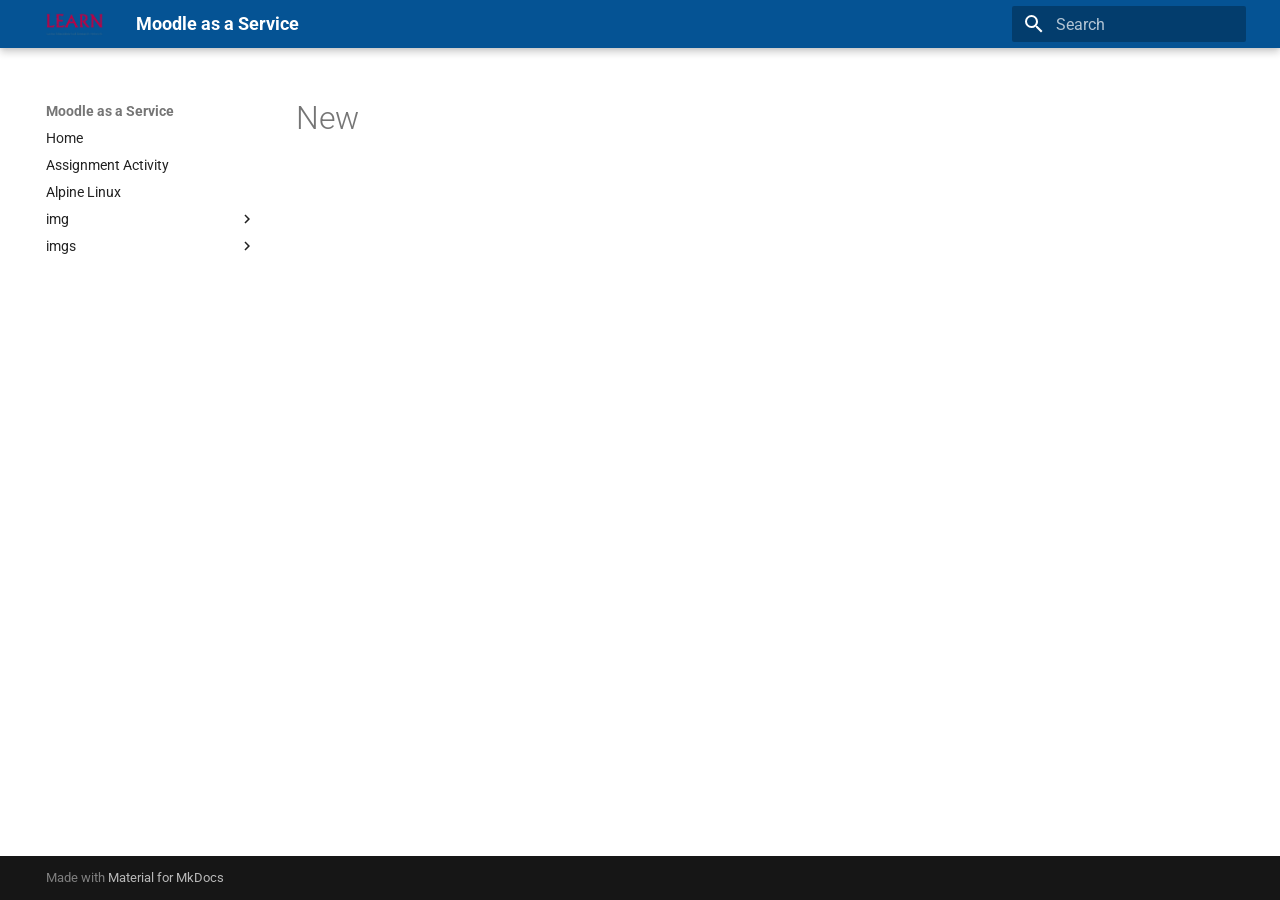
<file: mdfinal/site/imgs/new/index.html>
<!doctype html>
<html lang="en" class="no-js">
  <head>
    
      <meta charset="utf-8">
      <meta name="viewport" content="width=device-width,initial-scale=1">
      
      
      
      
      
      
      <link rel="icon" href="../../whtLearn_Log.png">
      <meta name="generator" content="mkdocs-1.6.1, mkdocs-material-9.6.21">
    
    
      
        <title>New - Moodle as a Service</title>
      
    
    
      <link rel="stylesheet" href="../../assets/stylesheets/main.2a3383ac.min.css">
      
        
        <link rel="stylesheet" href="../../assets/stylesheets/palette.06af60db.min.css">
      
      


    
    
      
    
    
      
        
        
        <link rel="preconnect" href="https://fonts.gstatic.com" crossorigin>
        <link rel="stylesheet" href="https://fonts.googleapis.com/css?family=Roboto:300,300i,400,400i,700,700i%7CRoboto+Mono:400,400i,700,700i&display=fallback">
        <style>:root{--md-text-font:"Roboto";--md-code-font:"Roboto Mono"}</style>
      
    
    
      <link rel="stylesheet" href="../../css/custom.css">
    
    <script>__md_scope=new URL("../..",location),__md_hash=e=>[...e].reduce(((e,_)=>(e<<5)-e+_.charCodeAt(0)),0),__md_get=(e,_=localStorage,t=__md_scope)=>JSON.parse(_.getItem(t.pathname+"."+e)),__md_set=(e,_,t=localStorage,a=__md_scope)=>{try{t.setItem(a.pathname+"."+e,JSON.stringify(_))}catch(e){}}</script>
    
      

    
    
    
  </head>
  
  
    
    
    
    
    
    <body dir="ltr" data-md-color-scheme="default" data-md-color-primary="#055394" data-md-color-accent="#FFC107">
  
    
    <input class="md-toggle" data-md-toggle="drawer" type="checkbox" id="__drawer" autocomplete="off">
    <input class="md-toggle" data-md-toggle="search" type="checkbox" id="__search" autocomplete="off">
    <label class="md-overlay" for="__drawer"></label>
    <div data-md-component="skip">
      
    </div>
    <div data-md-component="announce">
      
    </div>
    
    
      

  

<header class="md-header md-header--shadow" data-md-component="header">
  <nav class="md-header__inner md-grid" aria-label="Header">
    <a href="../.." title="Moodle as a Service" class="md-header__button md-logo" aria-label="Moodle as a Service" data-md-component="logo">
      
  <img src="../../whtLearn_LogCopy.png" alt="logo">

    </a>
    <label class="md-header__button md-icon" for="__drawer">
      
      <svg xmlns="http://www.w3.org/2000/svg" viewBox="0 0 24 24"><path d="M3 6h18v2H3zm0 5h18v2H3zm0 5h18v2H3z"/></svg>
    </label>
    <div class="md-header__title" data-md-component="header-title">
      <div class="md-header__ellipsis">
        <div class="md-header__topic">
          <span class="md-ellipsis">
            Moodle as a Service
          </span>
        </div>
        <div class="md-header__topic" data-md-component="header-topic">
          <span class="md-ellipsis">
            
              New
            
          </span>
        </div>
      </div>
    </div>
    
      
    
    
    
    
      
      
        <label class="md-header__button md-icon" for="__search">
          
          <svg xmlns="http://www.w3.org/2000/svg" viewBox="0 0 24 24"><path d="M9.5 3A6.5 6.5 0 0 1 16 9.5c0 1.61-.59 3.09-1.56 4.23l.27.27h.79l5 5-1.5 1.5-5-5v-.79l-.27-.27A6.52 6.52 0 0 1 9.5 16 6.5 6.5 0 0 1 3 9.5 6.5 6.5 0 0 1 9.5 3m0 2C7 5 5 7 5 9.5S7 14 9.5 14 14 12 14 9.5 12 5 9.5 5"/></svg>
        </label>
        <div class="md-search" data-md-component="search" role="dialog">
  <label class="md-search__overlay" for="__search"></label>
  <div class="md-search__inner" role="search">
    <form class="md-search__form" name="search">
      <input type="text" class="md-search__input" name="query" aria-label="Search" placeholder="Search" autocapitalize="off" autocorrect="off" autocomplete="off" spellcheck="false" data-md-component="search-query" required>
      <label class="md-search__icon md-icon" for="__search">
        
        <svg xmlns="http://www.w3.org/2000/svg" viewBox="0 0 24 24"><path d="M9.5 3A6.5 6.5 0 0 1 16 9.5c0 1.61-.59 3.09-1.56 4.23l.27.27h.79l5 5-1.5 1.5-5-5v-.79l-.27-.27A6.52 6.52 0 0 1 9.5 16 6.5 6.5 0 0 1 3 9.5 6.5 6.5 0 0 1 9.5 3m0 2C7 5 5 7 5 9.5S7 14 9.5 14 14 12 14 9.5 12 5 9.5 5"/></svg>
        
        <svg xmlns="http://www.w3.org/2000/svg" viewBox="0 0 24 24"><path d="M20 11v2H8l5.5 5.5-1.42 1.42L4.16 12l7.92-7.92L13.5 5.5 8 11z"/></svg>
      </label>
      <nav class="md-search__options" aria-label="Search">
        
        <button type="reset" class="md-search__icon md-icon" title="Clear" aria-label="Clear" tabindex="-1">
          
          <svg xmlns="http://www.w3.org/2000/svg" viewBox="0 0 24 24"><path d="M19 6.41 17.59 5 12 10.59 6.41 5 5 6.41 10.59 12 5 17.59 6.41 19 12 13.41 17.59 19 19 17.59 13.41 12z"/></svg>
        </button>
      </nav>
      
    </form>
    <div class="md-search__output">
      <div class="md-search__scrollwrap" tabindex="0" data-md-scrollfix>
        <div class="md-search-result" data-md-component="search-result">
          <div class="md-search-result__meta">
            Initializing search
          </div>
          <ol class="md-search-result__list" role="presentation"></ol>
        </div>
      </div>
    </div>
  </div>
</div>
      
    
    
  </nav>
  
</header>
    
    <div class="md-container" data-md-component="container">
      
      
        
          
        
      
      <main class="md-main" data-md-component="main">
        <div class="md-main__inner md-grid">
          
            
              
              <div class="md-sidebar md-sidebar--primary" data-md-component="sidebar" data-md-type="navigation" >
                <div class="md-sidebar__scrollwrap">
                  <div class="md-sidebar__inner">
                    



<nav class="md-nav md-nav--primary" aria-label="Navigation" data-md-level="0">
  <label class="md-nav__title" for="__drawer">
    <a href="../.." title="Moodle as a Service" class="md-nav__button md-logo" aria-label="Moodle as a Service" data-md-component="logo">
      
  <img src="../../whtLearn_LogCopy.png" alt="logo">

    </a>
    Moodle as a Service
  </label>
  
  <ul class="md-nav__list" data-md-scrollfix>
    
      
      
  
  
  
  
    <li class="md-nav__item">
      <a href="../.." class="md-nav__link">
        
  
  
  <span class="md-ellipsis">
    Home
    
  </span>
  

      </a>
    </li>
  

    
      
      
  
  
  
  
    <li class="md-nav__item">
      <a href="../../Assignment-activity/" class="md-nav__link">
        
  
  
  <span class="md-ellipsis">
    Assignment Activity
    
  </span>
  

      </a>
    </li>
  

    
      
      
  
  
  
  
    <li class="md-nav__item">
      <a href="../../Alpine-linux/" class="md-nav__link">
        
  
  
  <span class="md-ellipsis">
    Alpine Linux
    
  </span>
  

      </a>
    </li>
  

    
      
      
  
  
  
  
    
    
    
    
    
    <li class="md-nav__item md-nav__item--nested">
      
        
        
        <input class="md-nav__toggle md-toggle " type="checkbox" id="__nav_4" >
        
          
          <label class="md-nav__link" for="__nav_4" id="__nav_4_label" tabindex="0">
            
  
  
  <span class="md-ellipsis">
    img
    
  </span>
  

            <span class="md-nav__icon md-icon"></span>
          </label>
        
        <nav class="md-nav" data-md-level="1" aria-labelledby="__nav_4_label" aria-expanded="false">
          <label class="md-nav__title" for="__nav_4">
            <span class="md-nav__icon md-icon"></span>
            img
          </label>
          <ul class="md-nav__list" data-md-scrollfix>
            
              
                
  
  
  
  
    <li class="md-nav__item">
      <a href="../../img/" class="md-nav__link">
        
  
  
  <span class="md-ellipsis">
    Gallery
    
  </span>
  

      </a>
    </li>
  

              
            
          </ul>
        </nav>
      
    </li>
  

    
      
      
  
  
  
  
    
    
    
    
    
    <li class="md-nav__item md-nav__item--nested">
      
        
        
        <input class="md-nav__toggle md-toggle " type="checkbox" id="__nav_5" >
        
          
          <label class="md-nav__link" for="__nav_5" id="__nav_5_label" tabindex="0">
            
  
  
  <span class="md-ellipsis">
    imgs
    
  </span>
  

            <span class="md-nav__icon md-icon"></span>
          </label>
        
        <nav class="md-nav" data-md-level="1" aria-labelledby="__nav_5_label" aria-expanded="false">
          <label class="md-nav__title" for="__nav_5">
            <span class="md-nav__icon md-icon"></span>
            imgs
          </label>
          <ul class="md-nav__list" data-md-scrollfix>
            
              
                
  
  
  
  
    <li class="md-nav__item">
      <a href="https://github.com/LEARN-LK/lms/tree/master/imgs" class="md-nav__link">
        
  
  
  <span class="md-ellipsis">
    Gallery
    
  </span>
  

      </a>
    </li>
  

              
            
          </ul>
        </nav>
      
    </li>
  

    
  </ul>
</nav>
                  </div>
                </div>
              </div>
            
            
              
              <div class="md-sidebar md-sidebar--secondary" data-md-component="sidebar" data-md-type="toc" >
                <div class="md-sidebar__scrollwrap">
                  <div class="md-sidebar__inner">
                    

<nav class="md-nav md-nav--secondary" aria-label="Table of contents">
  
  
  
  
</nav>
                  </div>
                </div>
              </div>
            
          
          
            <div class="md-content" data-md-component="content">
              <article class="md-content__inner md-typeset">
                
                  



  <h1>New</h1>














                
              </article>
            </div>
          
          
<script>var target=document.getElementById(location.hash.slice(1));target&&target.name&&(target.checked=target.name.startsWith("__tabbed_"))</script>
        </div>
        
      </main>
      
        <footer class="md-footer">
  
  <div class="md-footer-meta md-typeset">
    <div class="md-footer-meta__inner md-grid">
      <div class="md-copyright">
  
  
    Made with
    <a href="https://squidfunk.github.io/mkdocs-material/" target="_blank" rel="noopener">
      Material for MkDocs
    </a>
  
</div>
      
    </div>
  </div>
</footer>
      
    </div>
    <div class="md-dialog" data-md-component="dialog">
      <div class="md-dialog__inner md-typeset"></div>
    </div>
    
    
    
      
      <script id="__config" type="application/json">{"base": "../..", "features": [], "search": "../../assets/javascripts/workers/search.973d3a69.min.js", "tags": null, "translations": {"clipboard.copied": "Copied to clipboard", "clipboard.copy": "Copy to clipboard", "search.result.more.one": "1 more on this page", "search.result.more.other": "# more on this page", "search.result.none": "No matching documents", "search.result.one": "1 matching document", "search.result.other": "# matching documents", "search.result.placeholder": "Type to start searching", "search.result.term.missing": "Missing", "select.version": "Select version"}, "version": null}</script>
    
    
      <script src="../../assets/javascripts/bundle.f55a23d4.min.js"></script>
      
    
  </body>
</html>
</file>
<file: mdfinal/site/css/custom.css>
.md-header {
    background-color: #055394 !important;
}
</file>
<file: assets/stylesheets/main.2a3383ac.min.css>
@charset "UTF-8";html{-webkit-text-size-adjust:none;-moz-text-size-adjust:none;text-size-adjust:none;box-sizing:border-box}*,:after,:before{box-sizing:inherit}@media (prefers-reduced-motion){*,:after,:before{transition:none!important}}body{margin:0}a,button,input,label{-webkit-tap-highlight-color:transparent}a{color:inherit;text-decoration:none}hr{border:0;box-sizing:initial;display:block;height:.05rem;overflow:visible;padding:0}small{font-size:80%}sub,sup{line-height:1em}img{border-style:none}table{border-collapse:initial;border-spacing:0}td,th{font-weight:400;vertical-align:top}button{background:#0000;border:0;font-family:inherit;font-size:inherit;margin:0;padding:0}input{border:0;outline:none}:root{--md-primary-fg-color:#4051b5;--md-primary-fg-color--light:#5d6cc0;--md-primary-fg-color--dark:#303fa1;--md-primary-bg-color:#fff;--md-primary-bg-color--light:#ffffffb3;--md-accent-fg-color:#526cfe;--md-accent-fg-color--transparent:#526cfe1a;--md-accent-bg-color:#fff;--md-accent-bg-color--light:#ffffffb3}[data-md-color-scheme=default]{color-scheme:light}[data-md-color-scheme=default] img[src$="#gh-dark-mode-only"],[data-md-color-scheme=default] img[src$="#only-dark"]{display:none}:root,[data-md-color-scheme=default]{--md-hue:225deg;--md-default-fg-color:#000000de;--md-default-fg-color--light:#0000008a;--md-default-fg-color--lighter:#00000052;--md-default-fg-color--lightest:#00000012;--md-default-bg-color:#fff;--md-default-bg-color--light:#ffffffb3;--md-default-bg-color--lighter:#ffffff4d;--md-default-bg-color--lightest:#ffffff1f;--md-code-fg-color:#36464e;--md-code-bg-color:#f5f5f5;--md-code-hl-color:#4287ff;--md-code-hl-color--light:#4287ff1a;--md-code-hl-number-color:#d52a2a;--md-code-hl-special-color:#db1457;--md-code-hl-function-color:#a846b9;--md-code-hl-constant-color:#6e59d9;--md-code-hl-keyword-color:#3f6ec6;--md-code-hl-string-color:#1c7d4d;--md-code-hl-name-color:var(--md-code-fg-color);--md-code-hl-operator-color:var(--md-default-fg-color--light);--md-code-hl-punctuation-color:var(--md-default-fg-color--light);--md-code-hl-comment-color:var(--md-default-fg-color--light);--md-code-hl-generic-color:var(--md-default-fg-color--light);--md-code-hl-variable-color:var(--md-default-fg-color--light);--md-typeset-color:var(--md-default-fg-color);--md-typeset-a-color:var(--md-primary-fg-color);--md-typeset-del-color:#f5503d26;--md-typeset-ins-color:#0bd57026;--md-typeset-kbd-color:#fafafa;--md-typeset-kbd-accent-color:#fff;--md-typeset-kbd-border-color:#b8b8b8;--md-typeset-mark-color:#ffff0080;--md-typeset-table-color:#0000001f;--md-typeset-table-color--light:rgba(0,0,0,.035);--md-admonition-fg-color:var(--md-default-fg-color);--md-admonition-bg-color:var(--md-default-bg-color);--md-warning-fg-color:#000000de;--md-warning-bg-color:#ff9;--md-footer-fg-color:#fff;--md-footer-fg-color--light:#ffffffb3;--md-footer-fg-color--lighter:#ffffff73;--md-footer-bg-color:#000000de;--md-footer-bg-color--dark:#00000052;--md-shadow-z1:0 0.2rem 0.5rem #0000000d,0 0 0.05rem #0000001a;--md-shadow-z2:0 0.2rem 0.5rem #0000001a,0 0 0.05rem #00000040;--md-shadow-z3:0 0.2rem 0.5rem #0003,0 0 0.05rem #00000059}.md-icon svg{fill:currentcolor;display:block;height:1.2rem;width:1.2rem}body{-webkit-font-smoothing:antialiased;-moz-osx-font-smoothing:grayscale;--md-text-font-family:var(--md-text-font,_),-apple-system,BlinkMacSystemFont,Helvetica,Arial,sans-serif;--md-code-font-family:var(--md-code-font,_),SFMono-Regular,Consolas,Menlo,monospace}aside,body,input{font-feature-settings:"kern","liga";color:var(--md-typeset-color);font-family:var(--md-text-font-family)}code,kbd,pre{font-feature-settings:"kern";font-family:var(--md-code-font-family)}:root{--md-typeset-table-sort-icon:url('data:image/svg+xml;charset=utf-8,<svg xmlns="http://www.w3.org/2000/svg" viewBox="0 0 24 24"><path d="m18 21-4-4h3V7h-3l4-4 4 4h-3v10h3M2 19v-2h10v2M2 13v-2h7v2M2 7V5h4v2z"/></svg>');--md-typeset-table-sort-icon--asc:url('data:image/svg+xml;charset=utf-8,<svg xmlns="http://www.w3.org/2000/svg" viewBox="0 0 24 24"><path d="M19 17h3l-4 4-4-4h3V3h2M2 17h10v2H2M6 5v2H2V5m0 6h7v2H2z"/></svg>');--md-typeset-table-sort-icon--desc:url('data:image/svg+xml;charset=utf-8,<svg xmlns="http://www.w3.org/2000/svg" viewBox="0 0 24 24"><path d="M19 7h3l-4-4-4 4h3v14h2M2 17h10v2H2M6 5v2H2V5m0 6h7v2H2z"/></svg>')}.md-typeset{-webkit-print-color-adjust:exact;color-adjust:exact;font-size:.8rem;line-height:1.6;overflow-wrap:break-word}@media print{.md-typeset{font-size:.68rem}}.md-typeset blockquote,.md-typeset dl,.md-typeset figure,.md-typeset ol,.md-typeset pre,.md-typeset ul{margin-bottom:1em;margin-top:1em}.md-typeset h1{color:var(--md-default-fg-color--light);font-size:2em;line-height:1.3;margin:0 0 1.25em}.md-typeset h1,.md-typeset h2{font-weight:300;letter-spacing:-.01em}.md-typeset h2{font-size:1.5625em;line-height:1.4;margin:1.6em 0 .64em}.md-typeset h3{font-size:1.25em;font-weight:400;letter-spacing:-.01em;line-height:1.5;margin:1.6em 0 .8em}.md-typeset h2+h3{margin-top:.8em}.md-typeset h4{font-weight:700;letter-spacing:-.01em;margin:1em 0}.md-typeset h5,.md-typeset h6{color:var(--md-default-fg-color--light);font-size:.8em;font-weight:700;letter-spacing:-.01em;margin:1.25em 0}.md-typeset h5{text-transform:uppercase}.md-typeset h5 code{text-transform:none}.md-typeset hr{border-bottom:.05rem solid var(--md-default-fg-color--lightest);display:flow-root;margin:1.5em 0}.md-typeset a{color:var(--md-typeset-a-color);word-break:break-word}.md-typeset a,.md-typeset a:before{transition:color 125ms}.md-typeset a:focus,.md-typeset a:hover{color:var(--md-accent-fg-color)}.md-typeset a:focus code,.md-typeset a:hover code{background-color:var(--md-accent-fg-color--transparent)}.md-typeset a code{color:currentcolor;transition:background-color 125ms}.md-typeset a.focus-visible{outline-color:var(--md-accent-fg-color);outline-offset:.2rem}.md-typeset code,.md-typeset kbd,.md-typeset pre{color:var(--md-code-fg-color);direction:ltr;font-variant-ligatures:none}@media print{.md-typeset code,.md-typeset kbd,.md-typeset pre{white-space:pre-wrap}}.md-typeset code{background-color:var(--md-code-bg-color);border-radius:.1rem;-webkit-box-decoration-break:clone;box-decoration-break:clone;font-size:.85em;padding:0 .2941176471em;word-break:break-word}.md-typeset code:not(.focus-visible){-webkit-tap-highlight-color:transparent;outline:none}.md-typeset pre{display:flow-root;line-height:1.4;position:relative}.md-typeset pre>code{-webkit-box-decoration-break:slice;box-decoration-break:slice;box-shadow:none;display:block;margin:0;outline-color:var(--md-accent-fg-color);overflow:auto;padding:.7720588235em 1.1764705882em;scrollbar-color:var(--md-default-fg-color--lighter) #0000;scrollbar-width:thin;touch-action:auto;word-break:normal}.md-typeset pre>code:hover{scrollbar-color:var(--md-accent-fg-color) #0000}.md-typeset pre>code::-webkit-scrollbar{height:.2rem;width:.2rem}.md-typeset pre>code::-webkit-scrollbar-thumb{background-color:var(--md-default-fg-color--lighter)}.md-typeset pre>code::-webkit-scrollbar-thumb:hover{background-color:var(--md-accent-fg-color)}.md-typeset kbd{background-color:var(--md-typeset-kbd-color);border-radius:.1rem;box-shadow:0 .1rem 0 .05rem var(--md-typeset-kbd-border-color),0 .1rem 0 var(--md-typeset-kbd-border-color),0 -.1rem .2rem var(--md-typeset-kbd-accent-color) inset;color:var(--md-default-fg-color);display:inline-block;font-size:.75em;padding:0 .6666666667em;vertical-align:text-top;word-break:break-word}.md-typeset mark{background-color:var(--md-typeset-mark-color);-webkit-box-decoration-break:clone;box-decoration-break:clone;color:inherit;word-break:break-word}.md-typeset abbr{border-bottom:.05rem dotted var(--md-default-fg-color--light);cursor:help;text-decoration:none}.md-typeset small{opacity:.75}[dir=ltr] .md-typeset sub,[dir=ltr] .md-typeset sup{margin-left:.078125em}[dir=rtl] .md-typeset sub,[dir=rtl] .md-typeset sup{margin-right:.078125em}[dir=ltr] .md-typeset blockquote{padding-left:.6rem}[dir=rtl] .md-typeset blockquote{padding-right:.6rem}[dir=ltr] .md-typeset blockquote{border-left:.2rem solid var(--md-default-fg-color--lighter)}[dir=rtl] .md-typeset blockquote{border-right:.2rem solid var(--md-default-fg-color--lighter)}.md-typeset blockquote{color:var(--md-default-fg-color--light);margin-left:0;margin-right:0}.md-typeset ul{list-style-type:disc}.md-typeset ul[type]{list-style-type:revert-layer}[dir=ltr] .md-typeset ol,[dir=ltr] .md-typeset ul{margin-left:.625em}[dir=rtl] .md-typeset ol,[dir=rtl] .md-typeset ul{margin-right:.625em}.md-typeset ol,.md-typeset ul{padding:0}.md-typeset ol:not([hidden]),.md-typeset ul:not([hidden]){display:flow-root}.md-typeset ol ol,.md-typeset ul ol{list-style-type:lower-alpha}.md-typeset ol ol ol,.md-typeset ul ol ol{list-style-type:lower-roman}.md-typeset ol ol ol ol,.md-typeset ul ol ol ol{list-style-type:upper-alpha}.md-typeset ol ol ol ol ol,.md-typeset ul ol ol ol ol{list-style-type:upper-roman}.md-typeset ol[type],.md-typeset ul[type]{list-style-type:revert-layer}[dir=ltr] .md-typeset ol li,[dir=ltr] .md-typeset ul li{margin-left:1.25em}[dir=rtl] .md-typeset ol li,[dir=rtl] .md-typeset ul li{margin-right:1.25em}.md-typeset ol li,.md-typeset ul li{margin-bottom:.5em}.md-typeset ol li blockquote,.md-typeset ol li p,.md-typeset ul li blockquote,.md-typeset ul li p{margin:.5em 0}.md-typeset ol li:last-child,.md-typeset ul li:last-child{margin-bottom:0}[dir=ltr] .md-typeset ol li ol,[dir=ltr] .md-typeset ol li ul,[dir=ltr] .md-typeset ul li ol,[dir=ltr] .md-typeset ul li ul{margin-left:.625em}[dir=rtl] .md-typeset ol li ol,[dir=rtl] .md-typeset ol li ul,[dir=rtl] .md-typeset ul li ol,[dir=rtl] .md-typeset ul li ul{margin-right:.625em}.md-typeset ol li ol,.md-typeset ol li ul,.md-typeset ul li ol,.md-typeset ul li ul{margin-bottom:.5em;margin-top:.5em}[dir=ltr] .md-typeset dd{margin-left:1.875em}[dir=rtl] .md-typeset dd{margin-right:1.875em}.md-typeset dd{margin-bottom:1.5em;margin-top:1em}.md-typeset img,.md-typeset svg,.md-typeset video{height:auto;max-width:100%}.md-typeset img[align=left]{margin:1em 1em 1em 0}.md-typeset img[align=right]{margin:1em 0 1em 1em}.md-typeset img[align]:only-child{margin-top:0}.md-typeset figure{display:flow-root;margin:1em auto;max-width:100%;text-align:center;width:-moz-fit-content;width:fit-content}.md-typeset figure img{display:block;margin:0 auto}.md-typeset figcaption{font-style:italic;margin:1em auto;max-width:24rem}.md-typeset iframe{max-width:100%}.md-typeset table:not([class]){background-color:var(--md-default-bg-color);border:.05rem solid var(--md-typeset-table-color);border-radius:.1rem;display:inline-block;font-size:.64rem;max-width:100%;overflow:auto;touch-action:auto}@media print{.md-typeset table:not([class]){display:table}}.md-typeset table:not([class])+*{margin-top:1.5em}.md-typeset table:not([class]) td>:first-child,.md-typeset table:not([class]) th>:first-child{margin-top:0}.md-typeset table:not([class]) td>:last-child,.md-typeset table:not([class]) th>:last-child{margin-bottom:0}.md-typeset table:not([class]) td:not([align]),.md-typeset table:not([class]) th:not([align]){text-align:left}[dir=rtl] .md-typeset table:not([class]) td:not([align]),[dir=rtl] .md-typeset table:not([class]) th:not([align]){text-align:right}.md-typeset table:not([class]) th{font-weight:700;min-width:5rem;padding:.9375em 1.25em;vertical-align:top}.md-typeset table:not([class]) td{border-top:.05rem solid var(--md-typeset-table-color);padding:.9375em 1.25em;vertical-align:top}.md-typeset table:not([class]) tbody tr{transition:background-color 125ms}.md-typeset table:not([class]) tbody tr:hover{background-color:var(--md-typeset-table-color--light);box-shadow:0 .05rem 0 var(--md-default-bg-color) inset}.md-typeset table:not([class]) a{word-break:normal}.md-typeset table th[role=columnheader]{cursor:pointer}[dir=ltr] .md-typeset table th[role=columnheader]:after{margin-left:.5em}[dir=rtl] .md-typeset table th[role=columnheader]:after{margin-right:.5em}.md-typeset table th[role=columnheader]:after{content:"";display:inline-block;height:1.2em;-webkit-mask-image:var(--md-typeset-table-sort-icon);mask-image:var(--md-typeset-table-sort-icon);-webkit-mask-repeat:no-repeat;mask-repeat:no-repeat;-webkit-mask-size:contain;mask-size:contain;transition:background-color 125ms;vertical-align:text-bottom;width:1.2em}.md-typeset table th[role=columnheader]:hover:after{background-color:var(--md-default-fg-color--lighter)}.md-typeset table th[role=columnheader][aria-sort=ascending]:after{background-color:var(--md-default-fg-color--light);-webkit-mask-image:var(--md-typeset-table-sort-icon--asc);mask-image:var(--md-typeset-table-sort-icon--asc)}.md-typeset table th[role=columnheader][aria-sort=descending]:after{background-color:var(--md-default-fg-color--light);-webkit-mask-image:var(--md-typeset-table-sort-icon--desc);mask-image:var(--md-typeset-table-sort-icon--desc)}.md-typeset__scrollwrap{margin:1em -.8rem;overflow-x:auto;touch-action:auto}.md-typeset__table{display:inline-block;margin-bottom:.5em;padding:0 .8rem}@media print{.md-typeset__table{display:block}}html .md-typeset__table table{display:table;margin:0;overflow:hidden;width:100%}@media screen and (max-width:44.984375em){.md-content__inner>pre{margin:1em -.8rem}.md-content__inner>pre code{border-radius:0}}.md-typeset .md-author{border-radius:100%;display:block;flex-shrink:0;height:1.6rem;overflow:hidden;position:relative;transition:color 125ms,transform 125ms;width:1.6rem}.md-typeset .md-author img{display:block}.md-typeset .md-author--more{background:var(--md-default-fg-color--lightest);color:var(--md-default-fg-color--lighter);font-size:.6rem;font-weight:700;line-height:1.6rem;text-align:center}.md-typeset .md-author--long{height:2.4rem;width:2.4rem}.md-typeset a.md-author{transform:scale(1)}.md-typeset a.md-author img{border-radius:100%;filter:grayscale(100%) opacity(75%);transition:filter 125ms}.md-typeset a.md-author:focus,.md-typeset a.md-author:hover{transform:scale(1.1);z-index:1}.md-typeset a.md-author:focus img,.md-typeset a.md-author:hover img{filter:grayscale(0)}.md-banner{background-color:var(--md-footer-bg-color);color:var(--md-footer-fg-color);overflow:auto}@media print{.md-banner{display:none}}.md-banner--warning{background-color:var(--md-warning-bg-color);color:var(--md-warning-fg-color)}.md-banner__inner{font-size:.7rem;margin:.6rem auto;padding:0 .8rem}[dir=ltr] .md-banner__button{float:right}[dir=rtl] .md-banner__button{float:left}.md-banner__button{color:inherit;cursor:pointer;transition:opacity .25s}.no-js .md-banner__button{display:none}.md-banner__button:hover{opacity:.7}html{font-size:125%;height:100%;overflow-x:hidden}@media screen and (min-width:100em){html{font-size:137.5%}}@media screen and (min-width:125em){html{font-size:150%}}body{background-color:var(--md-default-bg-color);display:flex;flex-direction:column;font-size:.5rem;min-height:100%;position:relative;width:100%}@media print{body{display:block}}@media screen and (max-width:59.984375em){body[data-md-scrolllock]{position:fixed}}.md-grid{margin-left:auto;margin-right:auto;max-width:61rem}.md-container{display:flex;flex-direction:column;flex-grow:1}@media print{.md-container{display:block}}.md-main{flex-grow:1}.md-main__inner{display:flex;height:100%;margin-top:1.5rem}.md-ellipsis{overflow:hidden;text-overflow:ellipsis}.md-toggle{display:none}.md-option{height:0;opacity:0;position:absolute;width:0}.md-option:checked+label:not([hidden]){display:block}.md-option.focus-visible+label{outline-color:var(--md-accent-fg-color);outline-style:auto}.md-skip{background-color:var(--md-default-fg-color);border-radius:.1rem;color:var(--md-default-bg-color);font-size:.64rem;margin:.5rem;opacity:0;outline-color:var(--md-accent-fg-color);padding:.3rem .5rem;position:fixed;transform:translateY(.4rem);z-index:-1}.md-skip:focus{opacity:1;transform:translateY(0);transition:transform .25s cubic-bezier(.4,0,.2,1),opacity 175ms 75ms;z-index:10}@page{margin:25mm}:root{--md-clipboard-icon:url('data:image/svg+xml;charset=utf-8,<svg xmlns="http://www.w3.org/2000/svg" viewBox="0 0 24 24"><path d="M19 21H8V7h11m0-2H8a2 2 0 0 0-2 2v14a2 2 0 0 0 2 2h11a2 2 0 0 0 2-2V7a2 2 0 0 0-2-2m-3-4H4a2 2 0 0 0-2 2v14h2V3h12z"/></svg>')}.md-clipboard{border-radius:.1rem;color:var(--md-default-fg-color--lightest);cursor:pointer;height:1.5em;outline-color:var(--md-accent-fg-color);outline-offset:.1rem;position:absolute;right:.5em;top:.5em;transition:color .25s;width:1.5em;z-index:1}@media print{.md-clipboard{display:none}}.md-clipboard:not(.focus-visible){-webkit-tap-highlight-color:transparent;outline:none}:hover>.md-clipboard{color:var(--md-default-fg-color--light)}.md-clipboard:focus,.md-clipboard:hover{color:var(--md-accent-fg-color)}.md-clipboard:after{background-color:currentcolor;content:"";display:block;height:1.125em;margin:0 auto;-webkit-mask-image:var(--md-clipboard-icon);mask-image:var(--md-clipboard-icon);-webkit-mask-position:center;mask-position:center;-webkit-mask-repeat:no-repeat;mask-repeat:no-repeat;-webkit-mask-size:contain;mask-size:contain;width:1.125em}.md-clipboard--inline{cursor:pointer}.md-clipboard--inline code{transition:color .25s,background-color .25s}.md-clipboard--inline:focus code,.md-clipboard--inline:hover code{background-color:var(--md-accent-fg-color--transparent);color:var(--md-accent-fg-color)}.md-typeset .md-code__content{display:grid}@keyframes consent{0%{opacity:0;transform:translateY(100%)}to{opacity:1;transform:translateY(0)}}@keyframes overlay{0%{opacity:0}to{opacity:1}}.md-consent__overlay{animation:overlay .25s both;-webkit-backdrop-filter:blur(.1rem);backdrop-filter:blur(.1rem);background-color:#0000008a;height:100%;opacity:1;position:fixed;top:0;width:100%;z-index:5}.md-consent__inner{animation:consent .5s cubic-bezier(.1,.7,.1,1) both;background-color:var(--md-default-bg-color);border:0;border-radius:.1rem;bottom:0;box-shadow:0 0 .2rem #0000001a,0 .2rem .4rem #0003;max-height:100%;overflow:auto;padding:0;position:fixed;width:100%;z-index:5}.md-consent__form{padding:.8rem}.md-consent__settings{display:none;margin:1em 0}input:checked+.md-consent__settings{display:block}.md-consent__controls{margin-bottom:.8rem}.md-typeset .md-consent__controls .md-button{display:inline}@media screen and (max-width:44.984375em){.md-typeset .md-consent__controls .md-button{display:block;margin-top:.4rem;text-align:center;width:100%}}.md-consent label{cursor:pointer}.md-content{flex-grow:1;min-width:0}.md-content__inner{margin:0 .8rem 1.2rem;padding-top:.6rem}@media screen and (min-width:76.25em){[dir=ltr] .md-sidebar--primary:not([hidden])~.md-content>.md-content__inner{margin-left:1.2rem}[dir=ltr] .md-sidebar--secondary:not([hidden])~.md-content>.md-content__inner,[dir=rtl] .md-sidebar--primary:not([hidden])~.md-content>.md-content__inner{margin-right:1.2rem}[dir=rtl] .md-sidebar--secondary:not([hidden])~.md-content>.md-content__inner{margin-left:1.2rem}}.md-content__inner:before{content:"";display:block;height:.4rem}.md-content__inner>:last-child{margin-bottom:0}[dir=ltr] .md-content__button{float:right}[dir=rtl] .md-content__button{float:left}[dir=ltr] .md-content__button{margin-left:.4rem}[dir=rtl] .md-content__button{margin-right:.4rem}.md-content__button{margin:.4rem 0;padding:0}@media print{.md-content__button{display:none}}.md-typeset .md-content__button{color:var(--md-default-fg-color--lighter)}.md-content__button svg{display:inline;vertical-align:top}[dir=rtl] .md-content__button svg{transform:scaleX(-1)}[dir=ltr] .md-dialog{right:.8rem}[dir=rtl] .md-dialog{left:.8rem}.md-dialog{background-color:var(--md-default-fg-color);border-radius:.1rem;bottom:.8rem;box-shadow:var(--md-shadow-z3);min-width:11.1rem;opacity:0;padding:.4rem .6rem;pointer-events:none;position:fixed;transform:translateY(100%);transition:transform 0ms .4s,opacity .4s;z-index:4}@media print{.md-dialog{display:none}}.md-dialog--active{opacity:1;pointer-events:auto;transform:translateY(0);transition:transform .4s cubic-bezier(.075,.85,.175,1),opacity .4s}.md-dialog__inner{color:var(--md-default-bg-color);font-size:.7rem}.md-feedback{margin:2em 0 1em;text-align:center}.md-feedback fieldset{border:none;margin:0;padding:0}.md-feedback__title{font-weight:700;margin:1em auto}.md-feedback__inner{position:relative}.md-feedback__list{display:flex;flex-wrap:wrap;place-content:baseline center;position:relative}.md-feedback__list:hover .md-icon:not(:disabled){color:var(--md-default-fg-color--lighter)}:disabled .md-feedback__list{min-height:1.8rem}.md-feedback__icon{color:var(--md-default-fg-color--light);cursor:pointer;flex-shrink:0;margin:0 .1rem;transition:color 125ms}.md-feedback__icon:not(:disabled).md-icon:hover{color:var(--md-accent-fg-color)}.md-feedback__icon:disabled{color:var(--md-default-fg-color--lightest);pointer-events:none}.md-feedback__note{opacity:0;position:relative;transform:translateY(.4rem);transition:transform .4s cubic-bezier(.1,.7,.1,1),opacity .15s}.md-feedback__note>*{margin:0 auto;max-width:16rem}:disabled .md-feedback__note{opacity:1;transform:translateY(0)}@media print{.md-feedback{display:none}}.md-footer{background-color:var(--md-footer-bg-color);color:var(--md-footer-fg-color)}@media print{.md-footer{display:none}}.md-footer__inner{justify-content:space-between;overflow:auto;padding:.2rem}.md-footer__inner:not([hidden]){display:flex}.md-footer__link{align-items:end;display:flex;flex-grow:0.01;margin-bottom:.4rem;margin-top:1rem;max-width:100%;outline-color:var(--md-accent-fg-color);overflow:hidden;transition:opacity .25s}.md-footer__link:focus,.md-footer__link:hover{opacity:.7}[dir=rtl] .md-footer__link svg{transform:scaleX(-1)}@media screen and (max-width:44.984375em){.md-footer__link--prev{flex-shrink:0}.md-footer__link--prev .md-footer__title{display:none}}[dir=ltr] .md-footer__link--next{margin-left:auto}[dir=rtl] .md-footer__link--next{margin-right:auto}.md-footer__link--next{text-align:right}[dir=rtl] .md-footer__link--next{text-align:left}.md-footer__title{flex-grow:1;font-size:.9rem;margin-bottom:.7rem;max-width:calc(100% - 2.4rem);padding:0 1rem;white-space:nowrap}.md-footer__button{margin:.2rem;padding:.4rem}.md-footer__direction{font-size:.64rem;opacity:.7}.md-footer-meta{background-color:var(--md-footer-bg-color--dark)}.md-footer-meta__inner{display:flex;flex-wrap:wrap;justify-content:space-between;padding:.2rem}html .md-footer-meta.md-typeset a{color:var(--md-footer-fg-color--light)}html .md-footer-meta.md-typeset a:focus,html .md-footer-meta.md-typeset a:hover{color:var(--md-footer-fg-color)}.md-copyright{color:var(--md-footer-fg-color--lighter);font-size:.64rem;margin:auto .6rem;padding:.4rem 0;width:100%}@media screen and (min-width:45em){.md-copyright{width:auto}}.md-copyright__highlight{color:var(--md-footer-fg-color--light)}.md-social{display:inline-flex;gap:.2rem;margin:0 .4rem;padding:.2rem 0 .6rem}@media screen and (min-width:45em){.md-social{padding:.6rem 0}}.md-social__link{display:inline-block;height:1.6rem;text-align:center;width:1.6rem}.md-social__link:before{line-height:1.9}.md-social__link svg{fill:currentcolor;max-height:.8rem;vertical-align:-25%}.md-typeset .md-button{border:.1rem solid;border-radius:.1rem;color:var(--md-primary-fg-color);cursor:pointer;display:inline-block;font-weight:700;padding:.625em 2em;transition:color 125ms,background-color 125ms,border-color 125ms}.md-typeset .md-button--primary{background-color:var(--md-primary-fg-color);border-color:var(--md-primary-fg-color);color:var(--md-primary-bg-color)}.md-typeset .md-button:focus,.md-typeset .md-button:hover{background-color:var(--md-accent-fg-color);border-color:var(--md-accent-fg-color);color:var(--md-accent-bg-color)}[dir=ltr] .md-typeset .md-input{border-top-left-radius:.1rem}[dir=ltr] .md-typeset .md-input,[dir=rtl] .md-typeset .md-input{border-top-right-radius:.1rem}[dir=rtl] .md-typeset .md-input{border-top-left-radius:.1rem}.md-typeset .md-input{border-bottom:.1rem solid var(--md-default-fg-color--lighter);box-shadow:var(--md-shadow-z1);font-size:.8rem;height:1.8rem;padding:0 .6rem;transition:border .25s,box-shadow .25s}.md-typeset .md-input:focus,.md-typeset .md-input:hover{border-bottom-color:var(--md-accent-fg-color);box-shadow:var(--md-shadow-z2)}.md-typeset .md-input--stretch{width:100%}.md-header{background-color:var(--md-primary-fg-color);box-shadow:0 0 .2rem #0000,0 .2rem .4rem #0000;color:var(--md-primary-bg-color);display:block;left:0;position:sticky;right:0;top:0;z-index:4}@media print{.md-header{display:none}}.md-header[hidden]{transform:translateY(-100%);transition:transform .25s cubic-bezier(.8,0,.6,1),box-shadow .25s}.md-header--shadow{box-shadow:0 0 .2rem #0000001a,0 .2rem .4rem #0003;transition:transform .25s cubic-bezier(.1,.7,.1,1),box-shadow .25s}.md-header__inner{align-items:center;display:flex;padding:0 .2rem}.md-header__button{color:currentcolor;cursor:pointer;margin:.2rem;outline-color:var(--md-accent-fg-color);padding:.4rem;position:relative;transition:opacity .25s;vertical-align:middle;z-index:1}.md-header__button:hover{opacity:.7}.md-header__button:not([hidden]){display:inline-block}.md-header__button:not(.focus-visible){-webkit-tap-highlight-color:transparent;outline:none}.md-header__button.md-logo{margin:.2rem;padding:.4rem}@media screen and (max-width:76.234375em){.md-header__button.md-logo{display:none}}.md-header__button.md-logo img,.md-header__button.md-logo svg{fill:currentcolor;display:block;height:1.2rem;width:auto}@media screen and (min-width:60em){.md-header__button[for=__search]{display:none}}.no-js .md-header__button[for=__search]{display:none}[dir=rtl] .md-header__button[for=__search] svg{transform:scaleX(-1)}@media screen and (min-width:76.25em){.md-header__button[for=__drawer]{display:none}}.md-header__topic{display:flex;max-width:100%;position:absolute;transition:transform .4s cubic-bezier(.1,.7,.1,1),opacity .15s;white-space:nowrap}.md-header__topic+.md-header__topic{opacity:0;pointer-events:none;transform:translateX(1.25rem);transition:transform .4s cubic-bezier(1,.7,.1,.1),opacity .15s;z-index:-1}[dir=rtl] .md-header__topic+.md-header__topic{transform:translateX(-1.25rem)}.md-header__topic:first-child{font-weight:700}[dir=ltr] .md-header__title{margin-left:1rem;margin-right:.4rem}[dir=rtl] .md-header__title{margin-left:.4rem;margin-right:1rem}.md-header__title{flex-grow:1;font-size:.9rem;height:2.4rem;line-height:2.4rem}.md-header__title--active .md-header__topic{opacity:0;pointer-events:none;transform:translateX(-1.25rem);transition:transform .4s cubic-bezier(1,.7,.1,.1),opacity .15s;z-index:-1}[dir=rtl] .md-header__title--active .md-header__topic{transform:translateX(1.25rem)}.md-header__title--active .md-header__topic+.md-header__topic{opacity:1;pointer-events:auto;transform:translateX(0);transition:transform .4s cubic-bezier(.1,.7,.1,1),opacity .15s;z-index:0}.md-header__title>.md-header__ellipsis{height:100%;position:relative;width:100%}.md-header__option{display:flex;flex-shrink:0;max-width:100%;transition:max-width 0ms .25s,opacity .25s .25s;white-space:nowrap}[data-md-toggle=search]:checked~.md-header .md-header__option{max-width:0;opacity:0;transition:max-width 0ms,opacity 0ms}.md-header__option>input{bottom:0}.md-header__source{display:none}@media screen and (min-width:60em){[dir=ltr] .md-header__source{margin-left:1rem}[dir=rtl] .md-header__source{margin-right:1rem}.md-header__source{display:block;max-width:11.7rem;width:11.7rem}}@media screen and (min-width:76.25em){[dir=ltr] .md-header__source{margin-left:1.4rem}[dir=rtl] .md-header__source{margin-right:1.4rem}}.md-meta{color:var(--md-default-fg-color--light);font-size:.7rem;line-height:1.3}.md-meta__list{display:inline-flex;flex-wrap:wrap;list-style:none;margin:0;padding:0}.md-meta__item:not(:last-child):after{content:"·";margin-left:.2rem;margin-right:.2rem}.md-meta__link{color:var(--md-typeset-a-color)}.md-meta__link:focus,.md-meta__link:hover{color:var(--md-accent-fg-color)}.md-draft{background-color:#ff1744;border-radius:.125em;color:#fff;display:inline-block;font-weight:700;padding-left:.5714285714em;padding-right:.5714285714em}:root{--md-nav-icon--prev:url('data:image/svg+xml;charset=utf-8,<svg xmlns="http://www.w3.org/2000/svg" viewBox="0 0 24 24"><path d="M20 11v2H8l5.5 5.5-1.42 1.42L4.16 12l7.92-7.92L13.5 5.5 8 11z"/></svg>');--md-nav-icon--next:url('data:image/svg+xml;charset=utf-8,<svg xmlns="http://www.w3.org/2000/svg" viewBox="0 0 24 24"><path d="M8.59 16.58 13.17 12 8.59 7.41 10 6l6 6-6 6z"/></svg>');--md-toc-icon:url('data:image/svg+xml;charset=utf-8,<svg xmlns="http://www.w3.org/2000/svg" viewBox="0 0 24 24"><path d="M3 9h14V7H3zm0 4h14v-2H3zm0 4h14v-2H3zm16 0h2v-2h-2zm0-10v2h2V7zm0 6h2v-2h-2z"/></svg>')}.md-nav{font-size:.7rem;line-height:1.3}.md-nav__title{color:var(--md-default-fg-color--light);display:block;font-weight:700;overflow:hidden;padding:0 .6rem;text-overflow:ellipsis}.md-nav__title .md-nav__button{display:none}.md-nav__title .md-nav__button img{height:100%;width:auto}.md-nav__title .md-nav__button.md-logo img,.md-nav__title .md-nav__button.md-logo svg{fill:currentcolor;display:block;height:2.4rem;max-width:100%;object-fit:contain;width:auto}.md-nav__list{list-style:none;margin:0;padding:0}.md-nav__link{align-items:flex-start;display:flex;gap:.4rem;margin-top:.625em;scroll-snap-align:start;transition:color 125ms}.md-nav__link--passed{color:var(--md-default-fg-color--light)}.md-nav__item .md-nav__link--active,.md-nav__item .md-nav__link--active code{color:var(--md-typeset-a-color)}.md-nav__link .md-ellipsis{position:relative}[dir=ltr] .md-nav__link .md-icon:last-child{margin-left:auto}[dir=rtl] .md-nav__link .md-icon:last-child{margin-right:auto}.md-nav__link svg{fill:currentcolor;flex-shrink:0;height:1.3em;position:relative}.md-nav__link[for]:focus,.md-nav__link[for]:hover,.md-nav__link[href]:focus,.md-nav__link[href]:hover{color:var(--md-accent-fg-color);cursor:pointer}.md-nav__link.focus-visible{outline-color:var(--md-accent-fg-color);outline-offset:.2rem}.md-nav--primary .md-nav__link[for=__toc]{display:none}.md-nav--primary .md-nav__link[for=__toc] .md-icon:after{background-color:currentcolor;display:block;height:100%;-webkit-mask-image:var(--md-toc-icon);mask-image:var(--md-toc-icon);width:100%}.md-nav--primary .md-nav__link[for=__toc]~.md-nav{display:none}.md-nav__container>.md-nav__link{margin-top:0}.md-nav__container>.md-nav__link:first-child{flex-grow:1;min-width:0}.md-nav__icon{flex-shrink:0}.md-nav__source{display:none}@media screen and (max-width:76.234375em){.md-nav--primary,.md-nav--primary .md-nav{background-color:var(--md-default-bg-color);display:flex;flex-direction:column;height:100%;left:0;position:absolute;right:0;top:0;z-index:1}.md-nav--primary .md-nav__item,.md-nav--primary .md-nav__title{font-size:.8rem;line-height:1.5}.md-nav--primary .md-nav__title{background-color:var(--md-default-fg-color--lightest);color:var(--md-default-fg-color--light);cursor:pointer;height:5.6rem;line-height:2.4rem;padding:3rem .8rem .2rem;position:relative;white-space:nowrap}[dir=ltr] .md-nav--primary .md-nav__title .md-nav__icon{left:.4rem}[dir=rtl] .md-nav--primary .md-nav__title .md-nav__icon{right:.4rem}.md-nav--primary .md-nav__title .md-nav__icon{display:block;height:1.2rem;margin:.2rem;position:absolute;top:.4rem;width:1.2rem}.md-nav--primary .md-nav__title .md-nav__icon:after{background-color:currentcolor;content:"";display:block;height:100%;-webkit-mask-image:var(--md-nav-icon--prev);mask-image:var(--md-nav-icon--prev);-webkit-mask-position:center;mask-position:center;-webkit-mask-repeat:no-repeat;mask-repeat:no-repeat;-webkit-mask-size:contain;mask-size:contain;width:100%}.md-nav--primary .md-nav__title~.md-nav__list{background-color:var(--md-default-bg-color);box-shadow:0 .05rem 0 var(--md-default-fg-color--lightest) inset;overflow-y:auto;scroll-snap-type:y mandatory;touch-action:pan-y}.md-nav--primary .md-nav__title~.md-nav__list>:first-child{border-top:0}.md-nav--primary .md-nav__title[for=__drawer]{background-color:var(--md-primary-fg-color);color:var(--md-primary-bg-color);font-weight:700}.md-nav--primary .md-nav__title .md-logo{display:block;left:.2rem;margin:.2rem;padding:.4rem;position:absolute;right:.2rem;top:.2rem}.md-nav--primary .md-nav__list{flex:1}.md-nav--primary .md-nav__item{border-top:.05rem solid var(--md-default-fg-color--lightest)}.md-nav--primary .md-nav__item--active>.md-nav__link{color:var(--md-typeset-a-color)}.md-nav--primary .md-nav__item--active>.md-nav__link:focus,.md-nav--primary .md-nav__item--active>.md-nav__link:hover{color:var(--md-accent-fg-color)}.md-nav--primary .md-nav__link{margin-top:0;padding:.6rem .8rem}.md-nav--primary .md-nav__link svg{margin-top:.1em}.md-nav--primary .md-nav__link>.md-nav__link{padding:0}[dir=ltr] .md-nav--primary .md-nav__link .md-nav__icon{margin-right:-.2rem}[dir=rtl] .md-nav--primary .md-nav__link .md-nav__icon{margin-left:-.2rem}.md-nav--primary .md-nav__link .md-nav__icon{font-size:1.2rem;height:1.2rem;width:1.2rem}.md-nav--primary .md-nav__link .md-nav__icon:after{background-color:currentcolor;content:"";display:block;height:100%;-webkit-mask-image:var(--md-nav-icon--next);mask-image:var(--md-nav-icon--next);-webkit-mask-position:center;mask-position:center;-webkit-mask-repeat:no-repeat;mask-repeat:no-repeat;-webkit-mask-size:contain;mask-size:contain;width:100%}[dir=rtl] .md-nav--primary .md-nav__icon:after{transform:scale(-1)}.md-nav--primary .md-nav--secondary .md-nav{background-color:initial;position:static}[dir=ltr] .md-nav--primary .md-nav--secondary .md-nav .md-nav__link{padding-left:1.4rem}[dir=rtl] .md-nav--primary .md-nav--secondary .md-nav .md-nav__link{padding-right:1.4rem}[dir=ltr] .md-nav--primary .md-nav--secondary .md-nav .md-nav .md-nav__link{padding-left:2rem}[dir=rtl] .md-nav--primary .md-nav--secondary .md-nav .md-nav .md-nav__link{padding-right:2rem}[dir=ltr] .md-nav--primary .md-nav--secondary .md-nav .md-nav .md-nav .md-nav__link{padding-left:2.6rem}[dir=rtl] .md-nav--primary .md-nav--secondary .md-nav .md-nav .md-nav .md-nav__link{padding-right:2.6rem}[dir=ltr] .md-nav--primary .md-nav--secondary .md-nav .md-nav .md-nav .md-nav .md-nav__link{padding-left:3.2rem}[dir=rtl] .md-nav--primary .md-nav--secondary .md-nav .md-nav .md-nav .md-nav .md-nav__link{padding-right:3.2rem}.md-nav--secondary{background-color:initial}.md-nav__toggle~.md-nav{display:flex;opacity:0;transform:translateX(100%);transition:transform .25s cubic-bezier(.8,0,.6,1),opacity 125ms 50ms}[dir=rtl] .md-nav__toggle~.md-nav{transform:translateX(-100%)}.md-nav__toggle:checked~.md-nav{opacity:1;transform:translateX(0);transition:transform .25s cubic-bezier(.4,0,.2,1),opacity 125ms 125ms}.md-nav__toggle:checked~.md-nav>.md-nav__list{-webkit-backface-visibility:hidden;backface-visibility:hidden}}@media screen and (max-width:59.984375em){.md-nav--primary .md-nav__link[for=__toc]{display:flex}.md-nav--primary .md-nav__link[for=__toc] .md-icon:after{content:""}.md-nav--primary .md-nav__link[for=__toc]+.md-nav__link{display:none}.md-nav--primary .md-nav__link[for=__toc]~.md-nav{display:flex}.md-nav__source{background-color:var(--md-primary-fg-color--dark);color:var(--md-primary-bg-color);display:block;padding:0 .2rem}}@media screen and (min-width:60em) and (max-width:76.234375em){.md-nav--integrated .md-nav__link[for=__toc]{display:flex}.md-nav--integrated .md-nav__link[for=__toc] .md-icon:after{content:""}.md-nav--integrated .md-nav__link[for=__toc]+.md-nav__link{display:none}.md-nav--integrated .md-nav__link[for=__toc]~.md-nav{display:flex}}@media screen and (min-width:60em){.md-nav{margin-bottom:-.4rem}.md-nav--secondary .md-nav__title{background:var(--md-default-bg-color);box-shadow:0 0 .4rem .4rem var(--md-default-bg-color);position:sticky;top:0;z-index:1}.md-nav--secondary .md-nav__title[for=__toc]{scroll-snap-align:start}.md-nav--secondary .md-nav__title .md-nav__icon{display:none}[dir=ltr] .md-nav--secondary .md-nav__list{padding-left:.6rem}[dir=rtl] .md-nav--secondary .md-nav__list{padding-right:.6rem}.md-nav--secondary .md-nav__list{padding-bottom:.4rem}[dir=ltr] .md-nav--secondary .md-nav__item>.md-nav__link{margin-right:.4rem}[dir=rtl] .md-nav--secondary .md-nav__item>.md-nav__link{margin-left:.4rem}}@media screen and (min-width:76.25em){.md-nav{margin-bottom:-.4rem;transition:max-height .25s cubic-bezier(.86,0,.07,1)}.md-nav--primary .md-nav__title{background:var(--md-default-bg-color);box-shadow:0 0 .4rem .4rem var(--md-default-bg-color);position:sticky;top:0;z-index:1}.md-nav--primary .md-nav__title[for=__drawer]{scroll-snap-align:start}.md-nav--primary .md-nav__title .md-nav__icon{display:none}[dir=ltr] .md-nav--primary .md-nav__list{padding-left:.6rem}[dir=rtl] .md-nav--primary .md-nav__list{padding-right:.6rem}.md-nav--primary .md-nav__list{padding-bottom:.4rem}[dir=ltr] .md-nav--primary .md-nav__item>.md-nav__link{margin-right:.4rem}[dir=rtl] .md-nav--primary .md-nav__item>.md-nav__link{margin-left:.4rem}.md-nav__toggle~.md-nav{display:grid;grid-template-rows:minmax(.4rem,0fr);opacity:0;transition:grid-template-rows .25s cubic-bezier(.86,0,.07,1),opacity .25s,visibility 0ms .25s;visibility:collapse}.md-nav__toggle~.md-nav>.md-nav__list{overflow:hidden}.md-nav__toggle.md-toggle--indeterminate~.md-nav,.md-nav__toggle:checked~.md-nav{grid-template-rows:minmax(.4rem,1fr);opacity:1;transition:grid-template-rows .25s cubic-bezier(.86,0,.07,1),opacity .15s .1s,visibility 0ms;visibility:visible}.md-nav__toggle.md-toggle--indeterminate~.md-nav{transition:none}.md-nav__item--nested>.md-nav>.md-nav__title{display:none}.md-nav__item--section{display:block;margin:1.25em 0}.md-nav__item--section:last-child{margin-bottom:0}.md-nav__item--section>.md-nav__link{font-weight:700}.md-nav__item--section>.md-nav__link[for]{color:var(--md-default-fg-color--light)}.md-nav__item--section>.md-nav__link:not(.md-nav__container){pointer-events:none}.md-nav__item--section>.md-nav__link .md-icon,.md-nav__item--section>.md-nav__link>[for]{display:none}[dir=ltr] .md-nav__item--section>.md-nav{margin-left:-.6rem}[dir=rtl] .md-nav__item--section>.md-nav{margin-right:-.6rem}.md-nav__item--section>.md-nav{display:block;opacity:1;visibility:visible}.md-nav__item--section>.md-nav>.md-nav__list>.md-nav__item{padding:0}.md-nav__icon{border-radius:100%;height:.9rem;transition:background-color .25s;width:.9rem}.md-nav__icon:hover{background-color:var(--md-accent-fg-color--transparent)}.md-nav__icon:after{background-color:currentcolor;border-radius:100%;content:"";display:inline-block;height:100%;-webkit-mask-image:var(--md-nav-icon--next);mask-image:var(--md-nav-icon--next);-webkit-mask-position:center;mask-position:center;-webkit-mask-repeat:no-repeat;mask-repeat:no-repeat;-webkit-mask-size:contain;mask-size:contain;transition:transform .25s;vertical-align:-.1rem;width:100%}[dir=rtl] .md-nav__icon:after{transform:rotate(180deg)}.md-nav__item--nested .md-nav__toggle:checked~.md-nav__link .md-nav__icon:after,.md-nav__item--nested .md-toggle--indeterminate~.md-nav__link .md-nav__icon:after{transform:rotate(90deg)}.md-nav--lifted>.md-nav__list>.md-nav__item,.md-nav--lifted>.md-nav__title{display:none}.md-nav--lifted>.md-nav__list>.md-nav__item--active{display:block}.md-nav--lifted>.md-nav__list>.md-nav__item--active>.md-nav__link{background:var(--md-default-bg-color);box-shadow:0 0 .4rem .4rem var(--md-default-bg-color);margin-top:0;position:sticky;top:0;z-index:1}.md-nav--lifted>.md-nav__list>.md-nav__item--active>.md-nav__link:not(.md-nav__container){pointer-events:none}.md-nav--lifted>.md-nav__list>.md-nav__item--active.md-nav__item--section{margin:0}[dir=ltr] .md-nav--lifted>.md-nav__list>.md-nav__item>.md-nav:not(.md-nav--secondary){margin-left:-.6rem}[dir=rtl] .md-nav--lifted>.md-nav__list>.md-nav__item>.md-nav:not(.md-nav--secondary){margin-right:-.6rem}.md-nav--lifted>.md-nav__list>.md-nav__item>[for]{color:var(--md-default-fg-color--light)}.md-nav--lifted .md-nav[data-md-level="1"]{grid-template-rows:minmax(.4rem,1fr);opacity:1;visibility:visible}[dir=ltr] .md-nav--integrated>.md-nav__list>.md-nav__item--active .md-nav--secondary{border-left:.05rem solid var(--md-primary-fg-color)}[dir=rtl] .md-nav--integrated>.md-nav__list>.md-nav__item--active .md-nav--secondary{border-right:.05rem solid var(--md-primary-fg-color)}.md-nav--integrated>.md-nav__list>.md-nav__item--active .md-nav--secondary{display:block;margin-bottom:1.25em;opacity:1;visibility:visible}.md-nav--integrated>.md-nav__list>.md-nav__item--active .md-nav--secondary>.md-nav__list{overflow:visible;padding-bottom:0}.md-nav--integrated>.md-nav__list>.md-nav__item--active .md-nav--secondary>.md-nav__title{display:none}}.md-pagination{font-size:.8rem;font-weight:700;gap:.4rem}.md-pagination,.md-pagination>*{align-items:center;display:flex;justify-content:center}.md-pagination>*{border-radius:.2rem;height:1.8rem;min-width:1.8rem;text-align:center}.md-pagination__current{background-color:var(--md-default-fg-color--lightest);color:var(--md-default-fg-color--light)}.md-pagination__link{transition:color 125ms,background-color 125ms}.md-pagination__link:focus,.md-pagination__link:hover{background-color:var(--md-accent-fg-color--transparent);color:var(--md-accent-fg-color)}.md-pagination__link:focus svg,.md-pagination__link:hover svg{color:var(--md-accent-fg-color)}.md-pagination__link.focus-visible{outline-color:var(--md-accent-fg-color);outline-offset:.2rem}.md-pagination__link svg{fill:currentcolor;color:var(--md-default-fg-color--lighter);display:block;max-height:100%;width:1.2rem}.md-post__back{border-bottom:.05rem solid var(--md-default-fg-color--lightest);margin-bottom:1.2rem;padding-bottom:1.2rem}@media screen and (max-width:76.234375em){.md-post__back{display:none}}[dir=rtl] .md-post__back svg{transform:scaleX(-1)}.md-post__authors{display:flex;flex-direction:column;gap:.6rem;margin:0 .6rem 1.2rem}.md-post .md-post__meta a{transition:color 125ms}.md-post .md-post__meta a:focus,.md-post .md-post__meta a:hover{color:var(--md-accent-fg-color)}.md-post__title{color:var(--md-default-fg-color--light);font-weight:700}.md-post--excerpt{margin-bottom:3.2rem}.md-post--excerpt .md-post__header{align-items:center;display:flex;gap:.6rem;min-height:1.6rem}.md-post--excerpt .md-post__authors{align-items:center;display:inline-flex;flex-direction:row;gap:.2rem;margin:0;min-height:2.4rem}[dir=ltr] .md-post--excerpt .md-post__meta .md-meta__list{margin-right:.4rem}[dir=rtl] .md-post--excerpt .md-post__meta .md-meta__list{margin-left:.4rem}.md-post--excerpt .md-post__content>:first-child{--md-scroll-margin:6rem;margin-top:0}.md-post>.md-nav--secondary{margin:1em 0}.md-profile{align-items:center;display:flex;font-size:.7rem;gap:.6rem;line-height:1.4;width:100%}.md-profile__description{flex-grow:1}.md-content--post{display:flex}@media screen and (max-width:76.234375em){.md-content--post{flex-flow:column-reverse}}.md-content--post>.md-content__inner{flex-grow:1;min-width:0}@media screen and (min-width:76.25em){[dir=ltr] .md-content--post>.md-content__inner{margin-left:1.2rem}[dir=rtl] .md-content--post>.md-content__inner{margin-right:1.2rem}}@media screen and (max-width:76.234375em){.md-sidebar.md-sidebar--post{padding:0;position:static;width:100%}.md-sidebar.md-sidebar--post .md-sidebar__scrollwrap{overflow:visible}.md-sidebar.md-sidebar--post .md-sidebar__inner{padding:0}.md-sidebar.md-sidebar--post .md-post__meta{margin-left:.6rem;margin-right:.6rem}.md-sidebar.md-sidebar--post .md-nav__item{border:none;display:inline}.md-sidebar.md-sidebar--post .md-nav__list{display:inline-flex;flex-wrap:wrap;gap:.6rem;padding-bottom:.6rem;padding-top:.6rem}.md-sidebar.md-sidebar--post .md-nav__link{padding:0}.md-sidebar.md-sidebar--post .md-nav{height:auto;margin-bottom:0;position:static}}:root{--md-progress-value:0;--md-progress-delay:400ms}.md-progress{background:var(--md-primary-bg-color);height:.075rem;opacity:min(clamp(0,var(--md-progress-value),1),clamp(0,100 - var(--md-progress-value),1));position:fixed;top:0;transform:scaleX(calc(var(--md-progress-value)*1%));transform-origin:left;transition:transform .5s cubic-bezier(.19,1,.22,1),opacity .25s var(--md-progress-delay);width:100%;z-index:4}:root{--md-search-result-icon:url('data:image/svg+xml;charset=utf-8,<svg xmlns="http://www.w3.org/2000/svg" viewBox="0 0 24 24"><path d="M14 2H6a2 2 0 0 0-2 2v16a2 2 0 0 0 2 2h7c-.41-.25-.8-.56-1.14-.9-.33-.33-.61-.7-.86-1.1H6V4h7v5h5v1.18c.71.16 1.39.43 2 .82V8zm6.31 16.9c1.33-2.11.69-4.9-1.4-6.22-2.11-1.33-4.91-.68-6.22 1.4-1.34 2.11-.69 4.89 1.4 6.22 1.46.93 3.32.93 4.79.02L22 23.39 23.39 22zm-3.81.1a2.5 2.5 0 0 1-2.5-2.5 2.5 2.5 0 0 1 2.5-2.5 2.5 2.5 0 0 1 2.5 2.5 2.5 2.5 0 0 1-2.5 2.5"/></svg>')}.md-search{position:relative}@media screen and (min-width:60em){.md-search{padding:.2rem 0}}.no-js .md-search{display:none}.md-search__overlay{opacity:0;z-index:1}@media screen and (max-width:59.984375em){[dir=ltr] .md-search__overlay{left:-2.2rem}[dir=rtl] .md-search__overlay{right:-2.2rem}.md-search__overlay{background-color:var(--md-default-bg-color);border-radius:1rem;height:2rem;overflow:hidden;pointer-events:none;position:absolute;top:-1rem;transform-origin:center;transition:transform .3s .1s,opacity .2s .2s;width:2rem}[data-md-toggle=search]:checked~.md-header .md-search__overlay{opacity:1;transition:transform .4s,opacity .1s}}@media screen and (min-width:60em){[dir=ltr] .md-search__overlay{left:0}[dir=rtl] .md-search__overlay{right:0}.md-search__overlay{background-color:#0000008a;cursor:pointer;height:0;position:fixed;top:0;transition:width 0ms .25s,height 0ms .25s,opacity .25s;width:0}[data-md-toggle=search]:checked~.md-header .md-search__overlay{height:200vh;opacity:1;transition:width 0ms,height 0ms,opacity .25s;width:100%}}@media screen and (max-width:29.984375em){[data-md-toggle=search]:checked~.md-header .md-search__overlay{transform:scale(45)}}@media screen and (min-width:30em) and (max-width:44.984375em){[data-md-toggle=search]:checked~.md-header .md-search__overlay{transform:scale(60)}}@media screen and (min-width:45em) and (max-width:59.984375em){[data-md-toggle=search]:checked~.md-header .md-search__overlay{transform:scale(75)}}.md-search__inner{-webkit-backface-visibility:hidden;backface-visibility:hidden}@media screen and (max-width:59.984375em){[dir=ltr] .md-search__inner{left:0}[dir=rtl] .md-search__inner{right:0}.md-search__inner{height:0;opacity:0;overflow:hidden;position:fixed;top:0;transform:translateX(5%);transition:width 0ms .3s,height 0ms .3s,transform .15s cubic-bezier(.4,0,.2,1) .15s,opacity .15s .15s;width:0;z-index:2}[dir=rtl] .md-search__inner{transform:translateX(-5%)}[data-md-toggle=search]:checked~.md-header .md-search__inner{height:100%;opacity:1;transform:translateX(0);transition:width 0ms 0ms,height 0ms 0ms,transform .15s cubic-bezier(.1,.7,.1,1) .15s,opacity .15s .15s;width:100%}}@media screen and (min-width:60em){[dir=ltr] .md-search__inner{float:right}[dir=rtl] .md-search__inner{float:left}.md-search__inner{padding:.1rem 0;position:relative;transition:width .25s cubic-bezier(.1,.7,.1,1);width:11.7rem}}@media screen and (min-width:60em) and (max-width:76.234375em){[data-md-toggle=search]:checked~.md-header .md-search__inner{width:23.4rem}}@media screen and (min-width:76.25em){[data-md-toggle=search]:checked~.md-header .md-search__inner{width:34.4rem}}.md-search__form{background-color:var(--md-default-bg-color);box-shadow:0 0 .6rem #0000;height:2.4rem;position:relative;transition:color .25s,background-color .25s;z-index:2}@media screen and (min-width:60em){.md-search__form{background-color:#00000042;border-radius:.1rem;height:1.8rem}.md-search__form:hover{background-color:#ffffff1f}}[data-md-toggle=search]:checked~.md-header .md-search__form{background-color:var(--md-default-bg-color);border-radius:.1rem .1rem 0 0;box-shadow:0 0 .6rem #00000012;color:var(--md-default-fg-color)}[dir=ltr] .md-search__input{padding-left:3.6rem;padding-right:2.2rem}[dir=rtl] .md-search__input{padding-left:2.2rem;padding-right:3.6rem}.md-search__input{background:#0000;font-size:.9rem;height:100%;position:relative;text-overflow:ellipsis;width:100%;z-index:2}.md-search__input::placeholder{transition:color .25s}.md-search__input::placeholder,.md-search__input~.md-search__icon{color:var(--md-default-fg-color--light)}.md-search__input::-ms-clear{display:none}@media screen and (max-width:59.984375em){.md-search__input{font-size:.9rem;height:2.4rem;width:100%}}@media screen and (min-width:60em){[dir=ltr] .md-search__input{padding-left:2.2rem}[dir=rtl] .md-search__input{padding-right:2.2rem}.md-search__input{color:inherit;font-size:.8rem}.md-search__input::placeholder{color:var(--md-primary-bg-color--light)}.md-search__input+.md-search__icon{color:var(--md-primary-bg-color)}[data-md-toggle=search]:checked~.md-header .md-search__input{text-overflow:clip}[data-md-toggle=search]:checked~.md-header .md-search__input+.md-search__icon{color:var(--md-default-fg-color--light)}[data-md-toggle=search]:checked~.md-header .md-search__input::placeholder{color:#0000}}.md-search__icon{cursor:pointer;display:inline-block;height:1.2rem;transition:color .25s,opacity .25s;width:1.2rem}.md-search__icon:hover{opacity:.7}[dir=ltr] .md-search__icon[for=__search]{left:.5rem}[dir=rtl] .md-search__icon[for=__search]{right:.5rem}.md-search__icon[for=__search]{position:absolute;top:.3rem;z-index:2}[dir=rtl] .md-search__icon[for=__search] svg{transform:scaleX(-1)}@media screen and (max-width:59.984375em){[dir=ltr] .md-search__icon[for=__search]{left:.8rem}[dir=rtl] .md-search__icon[for=__search]{right:.8rem}.md-search__icon[for=__search]{top:.6rem}.md-search__icon[for=__search] svg:first-child{display:none}}@media screen and (min-width:60em){.md-search__icon[for=__search]{pointer-events:none}.md-search__icon[for=__search] svg:last-child{display:none}}[dir=ltr] .md-search__options{right:.5rem}[dir=rtl] .md-search__options{left:.5rem}.md-search__options{pointer-events:none;position:absolute;top:.3rem;z-index:2}@media screen and (max-width:59.984375em){[dir=ltr] .md-search__options{right:.8rem}[dir=rtl] .md-search__options{left:.8rem}.md-search__options{top:.6rem}}[dir=ltr] .md-search__options>.md-icon{margin-left:.2rem}[dir=rtl] .md-search__options>.md-icon{margin-right:.2rem}.md-search__options>.md-icon{color:var(--md-default-fg-color--light);opacity:0;transform:scale(.75);transition:transform .15s cubic-bezier(.1,.7,.1,1),opacity .15s}.md-search__options>.md-icon:not(.focus-visible){-webkit-tap-highlight-color:transparent;outline:none}[data-md-toggle=search]:checked~.md-header .md-search__input:valid~.md-search__options>.md-icon{opacity:1;pointer-events:auto;transform:scale(1)}[data-md-toggle=search]:checked~.md-header .md-search__input:valid~.md-search__options>.md-icon:hover{opacity:.7}[dir=ltr] .md-search__suggest{padding-left:3.6rem;padding-right:2.2rem}[dir=rtl] .md-search__suggest{padding-left:2.2rem;padding-right:3.6rem}.md-search__suggest{align-items:center;color:var(--md-default-fg-color--lighter);display:flex;font-size:.9rem;height:100%;opacity:0;position:absolute;top:0;transition:opacity 50ms;white-space:nowrap;width:100%}@media screen and (min-width:60em){[dir=ltr] .md-search__suggest{padding-left:2.2rem}[dir=rtl] .md-search__suggest{padding-right:2.2rem}.md-search__suggest{font-size:.8rem}}[data-md-toggle=search]:checked~.md-header .md-search__suggest{opacity:1;transition:opacity .3s .1s}[dir=ltr] .md-search__output{border-bottom-left-radius:.1rem}[dir=ltr] .md-search__output,[dir=rtl] .md-search__output{border-bottom-right-radius:.1rem}[dir=rtl] .md-search__output{border-bottom-left-radius:.1rem}.md-search__output{overflow:hidden;position:absolute;width:100%;z-index:1}@media screen and (max-width:59.984375em){.md-search__output{bottom:0;top:2.4rem}}@media screen and (min-width:60em){.md-search__output{opacity:0;top:1.9rem;transition:opacity .4s}[data-md-toggle=search]:checked~.md-header .md-search__output{box-shadow:var(--md-shadow-z3);opacity:1}}.md-search__scrollwrap{-webkit-backface-visibility:hidden;backface-visibility:hidden;background-color:var(--md-default-bg-color);height:100%;overflow-y:auto;touch-action:pan-y}@media (-webkit-max-device-pixel-ratio:1),(max-resolution:1dppx){.md-search__scrollwrap{transform:translateZ(0)}}@media screen and (min-width:60em) and (max-width:76.234375em){.md-search__scrollwrap{width:23.4rem}}@media screen and (min-width:76.25em){.md-search__scrollwrap{width:34.4rem}}@media screen and (min-width:60em){.md-search__scrollwrap{max-height:0;scrollbar-color:var(--md-default-fg-color--lighter) #0000;scrollbar-width:thin}[data-md-toggle=search]:checked~.md-header .md-search__scrollwrap{max-height:75vh}.md-search__scrollwrap:hover{scrollbar-color:var(--md-accent-fg-color) #0000}.md-search__scrollwrap::-webkit-scrollbar{height:.2rem;width:.2rem}.md-search__scrollwrap::-webkit-scrollbar-thumb{background-color:var(--md-default-fg-color--lighter)}.md-search__scrollwrap::-webkit-scrollbar-thumb:hover{background-color:var(--md-accent-fg-color)}}.md-search-result{color:var(--md-default-fg-color);word-break:break-word}.md-search-result__meta{background-color:var(--md-default-fg-color--lightest);color:var(--md-default-fg-color--light);font-size:.64rem;line-height:1.8rem;padding:0 .8rem;scroll-snap-align:start}@media screen and (min-width:60em){[dir=ltr] .md-search-result__meta{padding-left:2.2rem}[dir=rtl] .md-search-result__meta{padding-right:2.2rem}}.md-search-result__list{list-style:none;margin:0;padding:0;-webkit-user-select:none;user-select:none}.md-search-result__item{box-shadow:0 -.05rem var(--md-default-fg-color--lightest)}.md-search-result__item:first-child{box-shadow:none}.md-search-result__link{display:block;outline:none;scroll-snap-align:start;transition:background-color .25s}.md-search-result__link:focus,.md-search-result__link:hover{background-color:var(--md-accent-fg-color--transparent)}.md-search-result__link:last-child p:last-child{margin-bottom:.6rem}.md-search-result__more>summary{cursor:pointer;display:block;outline:none;position:sticky;scroll-snap-align:start;top:0;z-index:1}.md-search-result__more>summary::marker{display:none}.md-search-result__more>summary::-webkit-details-marker{display:none}.md-search-result__more>summary>div{color:var(--md-typeset-a-color);font-size:.64rem;padding:.75em .8rem;transition:color .25s,background-color .25s}@media screen and (min-width:60em){[dir=ltr] .md-search-result__more>summary>div{padding-left:2.2rem}[dir=rtl] .md-search-result__more>summary>div{padding-right:2.2rem}}.md-search-result__more>summary:focus>div,.md-search-result__more>summary:hover>div{background-color:var(--md-accent-fg-color--transparent);color:var(--md-accent-fg-color)}.md-search-result__more[open]>summary{background-color:var(--md-default-bg-color)}.md-search-result__article{overflow:hidden;padding:0 .8rem;position:relative}@media screen and (min-width:60em){[dir=ltr] .md-search-result__article{padding-left:2.2rem}[dir=rtl] .md-search-result__article{padding-right:2.2rem}}[dir=ltr] .md-search-result__icon{left:0}[dir=rtl] .md-search-result__icon{right:0}.md-search-result__icon{color:var(--md-default-fg-color--light);height:1.2rem;margin:.5rem;position:absolute;width:1.2rem}@media screen and (max-width:59.984375em){.md-search-result__icon{display:none}}.md-search-result__icon:after{background-color:currentcolor;content:"";display:inline-block;height:100%;-webkit-mask-image:var(--md-search-result-icon);mask-image:var(--md-search-result-icon);-webkit-mask-position:center;mask-position:center;-webkit-mask-repeat:no-repeat;mask-repeat:no-repeat;-webkit-mask-size:contain;mask-size:contain;width:100%}[dir=rtl] .md-search-result__icon:after{transform:scaleX(-1)}.md-search-result .md-typeset{color:var(--md-default-fg-color--light);font-size:.64rem;line-height:1.6}.md-search-result .md-typeset h1{color:var(--md-default-fg-color);font-size:.8rem;font-weight:400;line-height:1.4;margin:.55rem 0}.md-search-result .md-typeset h1 mark{text-decoration:none}.md-search-result .md-typeset h2{color:var(--md-default-fg-color);font-size:.64rem;font-weight:700;line-height:1.6;margin:.5em 0}.md-search-result .md-typeset h2 mark{text-decoration:none}.md-search-result__terms{color:var(--md-default-fg-color);display:block;font-size:.64rem;font-style:italic;margin:.5em 0}.md-search-result mark{background-color:initial;color:var(--md-accent-fg-color);text-decoration:underline}.md-select{position:relative;z-index:1}.md-select__inner{background-color:var(--md-default-bg-color);border-radius:.1rem;box-shadow:var(--md-shadow-z2);color:var(--md-default-fg-color);left:50%;margin-top:.2rem;max-height:0;opacity:0;position:absolute;top:calc(100% - .2rem);transform:translate3d(-50%,.3rem,0);transition:transform .25s 375ms,opacity .25s .25s,max-height 0ms .5s}.md-select:focus-within .md-select__inner,.md-select:hover .md-select__inner{max-height:10rem;opacity:1;transform:translate3d(-50%,0,0);transition:transform .25s cubic-bezier(.1,.7,.1,1),opacity .25s,max-height 0ms}.md-select__inner:after{border-bottom:.2rem solid #0000;border-bottom-color:var(--md-default-bg-color);border-left:.2rem solid #0000;border-right:.2rem solid #0000;border-top:0;content:"";height:0;left:50%;margin-left:-.2rem;margin-top:-.2rem;position:absolute;top:0;width:0}.md-select__list{border-radius:.1rem;font-size:.8rem;list-style-type:none;margin:0;max-height:inherit;overflow:auto;padding:0}.md-select__item{line-height:1.8rem}[dir=ltr] .md-select__link{padding-left:.6rem;padding-right:1.2rem}[dir=rtl] .md-select__link{padding-left:1.2rem;padding-right:.6rem}.md-select__link{cursor:pointer;display:block;outline:none;scroll-snap-align:start;transition:background-color .25s,color .25s;width:100%}.md-select__link:focus,.md-select__link:hover{color:var(--md-accent-fg-color)}.md-select__link:focus{background-color:var(--md-default-fg-color--lightest)}.md-sidebar{align-self:flex-start;flex-shrink:0;padding:1.2rem 0;position:sticky;top:2.4rem;width:12.1rem}@media print{.md-sidebar{display:none}}@media screen and (max-width:76.234375em){[dir=ltr] .md-sidebar--primary{left:-12.1rem}[dir=rtl] .md-sidebar--primary{right:-12.1rem}.md-sidebar--primary{background-color:var(--md-default-bg-color);display:block;height:100%;position:fixed;top:0;transform:translateX(0);transition:transform .25s cubic-bezier(.4,0,.2,1),box-shadow .25s;width:12.1rem;z-index:5}[data-md-toggle=drawer]:checked~.md-container .md-sidebar--primary{box-shadow:var(--md-shadow-z3);transform:translateX(12.1rem)}[dir=rtl] [data-md-toggle=drawer]:checked~.md-container .md-sidebar--primary{transform:translateX(-12.1rem)}.md-sidebar--primary .md-sidebar__scrollwrap{bottom:0;left:0;margin:0;overflow:hidden;position:absolute;right:0;scroll-snap-type:none;top:0}}@media screen and (min-width:76.25em){.md-sidebar{height:0}.no-js .md-sidebar{height:auto}.md-header--lifted~.md-container .md-sidebar{top:4.8rem}}.md-sidebar--secondary{display:none;order:2}@media screen and (min-width:60em){.md-sidebar--secondary{height:0}.no-js .md-sidebar--secondary{height:auto}.md-sidebar--secondary:not([hidden]){display:block}.md-sidebar--secondary .md-sidebar__scrollwrap{touch-action:pan-y}}.md-sidebar__scrollwrap{-webkit-backface-visibility:hidden;backface-visibility:hidden;margin:0 .2rem;overflow-y:auto;scrollbar-color:var(--md-default-fg-color--lighter) #0000}@media screen and (min-width:60em){.md-sidebar__scrollwrap{scrollbar-gutter:stable;scrollbar-width:thin}}.md-sidebar__scrollwrap::-webkit-scrollbar{height:.2rem;width:.2rem}.md-sidebar__scrollwrap:focus-within,.md-sidebar__scrollwrap:hover{scrollbar-color:var(--md-accent-fg-color) #0000}.md-sidebar__scrollwrap:focus-within::-webkit-scrollbar-thumb,.md-sidebar__scrollwrap:hover::-webkit-scrollbar-thumb{background-color:var(--md-default-fg-color--lighter)}.md-sidebar__scrollwrap:focus-within::-webkit-scrollbar-thumb:hover,.md-sidebar__scrollwrap:hover::-webkit-scrollbar-thumb:hover{background-color:var(--md-accent-fg-color)}@supports selector(::-webkit-scrollbar){.md-sidebar__scrollwrap{scrollbar-gutter:auto}[dir=ltr] .md-sidebar__inner{padding-right:calc(100% - 11.5rem)}[dir=rtl] .md-sidebar__inner{padding-left:calc(100% - 11.5rem)}}@media screen and (max-width:76.234375em){.md-overlay{background-color:#0000008a;height:0;opacity:0;position:fixed;top:0;transition:width 0ms .25s,height 0ms .25s,opacity .25s;width:0;z-index:5}[data-md-toggle=drawer]:checked~.md-overlay{height:100%;opacity:1;transition:width 0ms,height 0ms,opacity .25s;width:100%}}@keyframes facts{0%{height:0}to{height:.65rem}}@keyframes fact{0%{opacity:0;transform:translateY(100%)}50%{opacity:0}to{opacity:1;transform:translateY(0)}}:root{--md-source-forks-icon:url('data:image/svg+xml;charset=utf-8,<svg xmlns="http://www.w3.org/2000/svg" viewBox="0 0 16 16"><path d="M5 5.372v.878c0 .414.336.75.75.75h4.5a.75.75 0 0 0 .75-.75v-.878a2.25 2.25 0 1 1 1.5 0v.878a2.25 2.25 0 0 1-2.25 2.25h-1.5v2.128a2.251 2.251 0 1 1-1.5 0V8.5h-1.5A2.25 2.25 0 0 1 3.5 6.25v-.878a2.25 2.25 0 1 1 1.5 0M5 3.25a.75.75 0 1 0-1.5 0 .75.75 0 0 0 1.5 0m6.75.75a.75.75 0 1 0 0-1.5.75.75 0 0 0 0 1.5m-3 8.75a.75.75 0 1 0-1.5 0 .75.75 0 0 0 1.5 0"/></svg>');--md-source-repositories-icon:url('data:image/svg+xml;charset=utf-8,<svg xmlns="http://www.w3.org/2000/svg" viewBox="0 0 16 16"><path d="M2 2.5A2.5 2.5 0 0 1 4.5 0h8.75a.75.75 0 0 1 .75.75v12.5a.75.75 0 0 1-.75.75h-2.5a.75.75 0 0 1 0-1.5h1.75v-2h-8a1 1 0 0 0-.714 1.7.75.75 0 1 1-1.072 1.05A2.5 2.5 0 0 1 2 11.5Zm10.5-1h-8a1 1 0 0 0-1 1v6.708A2.5 2.5 0 0 1 4.5 9h8ZM5 12.25a.25.25 0 0 1 .25-.25h3.5a.25.25 0 0 1 .25.25v3.25a.25.25 0 0 1-.4.2l-1.45-1.087a.25.25 0 0 0-.3 0L5.4 15.7a.25.25 0 0 1-.4-.2Z"/></svg>');--md-source-stars-icon:url('data:image/svg+xml;charset=utf-8,<svg xmlns="http://www.w3.org/2000/svg" viewBox="0 0 16 16"><path d="M8 .25a.75.75 0 0 1 .673.418l1.882 3.815 4.21.612a.75.75 0 0 1 .416 1.279l-3.046 2.97.719 4.192a.751.751 0 0 1-1.088.791L8 12.347l-3.766 1.98a.75.75 0 0 1-1.088-.79l.72-4.194L.818 6.374a.75.75 0 0 1 .416-1.28l4.21-.611L7.327.668A.75.75 0 0 1 8 .25m0 2.445L6.615 5.5a.75.75 0 0 1-.564.41l-3.097.45 2.24 2.184a.75.75 0 0 1 .216.664l-.528 3.084 2.769-1.456a.75.75 0 0 1 .698 0l2.77 1.456-.53-3.084a.75.75 0 0 1 .216-.664l2.24-2.183-3.096-.45a.75.75 0 0 1-.564-.41z"/></svg>');--md-source-version-icon:url('data:image/svg+xml;charset=utf-8,<svg xmlns="http://www.w3.org/2000/svg" viewBox="0 0 16 16"><path d="M1 7.775V2.75C1 1.784 1.784 1 2.75 1h5.025c.464 0 .91.184 1.238.513l6.25 6.25a1.75 1.75 0 0 1 0 2.474l-5.026 5.026a1.75 1.75 0 0 1-2.474 0l-6.25-6.25A1.75 1.75 0 0 1 1 7.775m1.5 0c0 .066.026.13.073.177l6.25 6.25a.25.25 0 0 0 .354 0l5.025-5.025a.25.25 0 0 0 0-.354l-6.25-6.25a.25.25 0 0 0-.177-.073H2.75a.25.25 0 0 0-.25.25ZM6 5a1 1 0 1 1 0 2 1 1 0 0 1 0-2"/></svg>')}.md-source{-webkit-backface-visibility:hidden;backface-visibility:hidden;display:block;font-size:.65rem;line-height:1.2;outline-color:var(--md-accent-fg-color);transition:opacity .25s;white-space:nowrap}.md-source:hover{opacity:.7}.md-source__icon{display:inline-block;height:2.4rem;vertical-align:middle;width:2rem}[dir=ltr] .md-source__icon svg{margin-left:.6rem}[dir=rtl] .md-source__icon svg{margin-right:.6rem}.md-source__icon svg{margin-top:.6rem}[dir=ltr] .md-source__icon+.md-source__repository{padding-left:2rem}[dir=rtl] .md-source__icon+.md-source__repository{padding-right:2rem}[dir=ltr] .md-source__icon+.md-source__repository{margin-left:-2rem}[dir=rtl] .md-source__icon+.md-source__repository{margin-right:-2rem}[dir=ltr] .md-source__repository{margin-left:.6rem}[dir=rtl] .md-source__repository{margin-right:.6rem}.md-source__repository{display:inline-block;max-width:calc(100% - 1.2rem);overflow:hidden;text-overflow:ellipsis;vertical-align:middle}.md-source__facts{display:flex;font-size:.55rem;gap:.4rem;list-style-type:none;margin:.1rem 0 0;opacity:.75;overflow:hidden;padding:0;width:100%}.md-source__repository--active .md-source__facts{animation:facts .25s ease-in}.md-source__fact{overflow:hidden;text-overflow:ellipsis}.md-source__repository--active .md-source__fact{animation:fact .4s ease-out}[dir=ltr] .md-source__fact:before{margin-right:.1rem}[dir=rtl] .md-source__fact:before{margin-left:.1rem}.md-source__fact:before{background-color:currentcolor;content:"";display:inline-block;height:.6rem;-webkit-mask-position:center;mask-position:center;-webkit-mask-repeat:no-repeat;mask-repeat:no-repeat;-webkit-mask-size:contain;mask-size:contain;vertical-align:text-top;width:.6rem}.md-source__fact:nth-child(1n+2){flex-shrink:0}.md-source__fact--version:before{-webkit-mask-image:var(--md-source-version-icon);mask-image:var(--md-source-version-icon)}.md-source__fact--stars:before{-webkit-mask-image:var(--md-source-stars-icon);mask-image:var(--md-source-stars-icon)}.md-source__fact--forks:before{-webkit-mask-image:var(--md-source-forks-icon);mask-image:var(--md-source-forks-icon)}.md-source__fact--repositories:before{-webkit-mask-image:var(--md-source-repositories-icon);mask-image:var(--md-source-repositories-icon)}.md-source-file{margin:1em 0}[dir=ltr] .md-source-file__fact{margin-right:.6rem}[dir=rtl] .md-source-file__fact{margin-left:.6rem}.md-source-file__fact{align-items:center;color:var(--md-default-fg-color--light);display:inline-flex;font-size:.68rem;gap:.3rem}.md-source-file__fact .md-icon{flex-shrink:0;margin-bottom:.05rem}[dir=ltr] .md-source-file__fact .md-author{float:left}[dir=rtl] .md-source-file__fact .md-author{float:right}.md-source-file__fact .md-author{margin-right:.2rem}.md-source-file__fact svg{width:.9rem}:root{--md-status:url('data:image/svg+xml;charset=utf-8,<svg xmlns="http://www.w3.org/2000/svg" viewBox="0 0 24 24"><path d="M11 9h2V7h-2m1 13c-4.41 0-8-3.59-8-8s3.59-8 8-8 8 3.59 8 8-3.59 8-8 8m0-18A10 10 0 0 0 2 12a10 10 0 0 0 10 10 10 10 0 0 0 10-10A10 10 0 0 0 12 2m-1 15h2v-6h-2z"/></svg>');--md-status--new:url('data:image/svg+xml;charset=utf-8,<svg xmlns="http://www.w3.org/2000/svg" viewBox="0 0 24 24"><path d="m23 12-2.44-2.78.34-3.68-3.61-.82-1.89-3.18L12 3 8.6 1.54 6.71 4.72l-3.61.81.34 3.68L1 12l2.44 2.78-.34 3.69 3.61.82 1.89 3.18L12 21l3.4 1.46 1.89-3.18 3.61-.82-.34-3.68zm-10 5h-2v-2h2zm0-4h-2V7h2z"/></svg>');--md-status--deprecated:url('data:image/svg+xml;charset=utf-8,<svg xmlns="http://www.w3.org/2000/svg" viewBox="0 0 24 24"><path d="M9 3v1H4v2h1v13a2 2 0 0 0 2 2h10a2 2 0 0 0 2-2V6h1V4h-5V3zm0 5h2v9H9zm4 0h2v9h-2z"/></svg>');--md-status--encrypted:url('data:image/svg+xml;charset=utf-8,<svg xmlns="http://www.w3.org/2000/svg" viewBox="0 0 24 24"><path d="M12 1 3 5v6c0 5.55 3.84 10.74 9 12 5.16-1.26 9-6.45 9-12V5zm0 6c1.4 0 2.8 1.1 2.8 2.5V11c.6 0 1.2.6 1.2 1.3v3.5c0 .6-.6 1.2-1.3 1.2H9.2c-.6 0-1.2-.6-1.2-1.3v-3.5c0-.6.6-1.2 1.2-1.2V9.5C9.2 8.1 10.6 7 12 7m0 1.2c-.8 0-1.5.5-1.5 1.3V11h3V9.5c0-.8-.7-1.3-1.5-1.3"/></svg>')}.md-status:after{background-color:var(--md-default-fg-color--light);content:"";display:inline-block;height:1.125em;-webkit-mask-image:var(--md-status);mask-image:var(--md-status);-webkit-mask-position:center;mask-position:center;-webkit-mask-repeat:no-repeat;mask-repeat:no-repeat;-webkit-mask-size:contain;mask-size:contain;vertical-align:text-bottom;width:1.125em}.md-status:hover:after{background-color:currentcolor}.md-status--new:after{-webkit-mask-image:var(--md-status--new);mask-image:var(--md-status--new)}.md-status--deprecated:after{-webkit-mask-image:var(--md-status--deprecated);mask-image:var(--md-status--deprecated)}.md-status--encrypted:after{-webkit-mask-image:var(--md-status--encrypted);mask-image:var(--md-status--encrypted)}.md-tabs{background-color:var(--md-primary-fg-color);color:var(--md-primary-bg-color);display:block;line-height:1.3;overflow:auto;width:100%;z-index:3}@media print{.md-tabs{display:none}}@media screen and (max-width:76.234375em){.md-tabs{display:none}}.md-tabs[hidden]{pointer-events:none}[dir=ltr] .md-tabs__list{margin-left:.2rem}[dir=rtl] .md-tabs__list{margin-right:.2rem}.md-tabs__list{contain:content;display:flex;list-style:none;margin:0;overflow:auto;padding:0;scrollbar-width:none;white-space:nowrap}.md-tabs__list::-webkit-scrollbar{display:none}.md-tabs__item{height:2.4rem;padding-left:.6rem;padding-right:.6rem}.md-tabs__item--active .md-tabs__link{color:inherit;opacity:1}.md-tabs__link{-webkit-backface-visibility:hidden;backface-visibility:hidden;display:flex;font-size:.7rem;margin-top:.8rem;opacity:.7;outline-color:var(--md-accent-fg-color);outline-offset:.2rem;transition:transform .4s cubic-bezier(.1,.7,.1,1),opacity .25s}.md-tabs__link:focus,.md-tabs__link:hover{color:inherit;opacity:1}[dir=ltr] .md-tabs__link svg{margin-right:.4rem}[dir=rtl] .md-tabs__link svg{margin-left:.4rem}.md-tabs__link svg{fill:currentcolor;height:1.3em}.md-tabs__item:nth-child(2) .md-tabs__link{transition-delay:20ms}.md-tabs__item:nth-child(3) .md-tabs__link{transition-delay:40ms}.md-tabs__item:nth-child(4) .md-tabs__link{transition-delay:60ms}.md-tabs__item:nth-child(5) .md-tabs__link{transition-delay:80ms}.md-tabs__item:nth-child(6) .md-tabs__link{transition-delay:.1s}.md-tabs__item:nth-child(7) .md-tabs__link{transition-delay:.12s}.md-tabs__item:nth-child(8) .md-tabs__link{transition-delay:.14s}.md-tabs__item:nth-child(9) .md-tabs__link{transition-delay:.16s}.md-tabs__item:nth-child(10) .md-tabs__link{transition-delay:.18s}.md-tabs__item:nth-child(11) .md-tabs__link{transition-delay:.2s}.md-tabs__item:nth-child(12) .md-tabs__link{transition-delay:.22s}.md-tabs__item:nth-child(13) .md-tabs__link{transition-delay:.24s}.md-tabs__item:nth-child(14) .md-tabs__link{transition-delay:.26s}.md-tabs__item:nth-child(15) .md-tabs__link{transition-delay:.28s}.md-tabs__item:nth-child(16) .md-tabs__link{transition-delay:.3s}.md-tabs[hidden] .md-tabs__link{opacity:0;transform:translateY(50%);transition:transform 0ms .1s,opacity .1s}:root{--md-tag-icon:url('data:image/svg+xml;charset=utf-8,<svg xmlns="http://www.w3.org/2000/svg" viewBox="0 0 24 24"><path d="m5.41 21 .71-4h-4l.35-2h4l1.06-6h-4l.35-2h4l.71-4h2l-.71 4h6l.71-4h2l-.71 4h4l-.35 2h-4l-1.06 6h4l-.35 2h-4l-.71 4h-2l.71-4h-6l-.71 4zM9.53 9l-1.06 6h6l1.06-6z"/></svg>')}.md-typeset .md-tags:not([hidden]){display:inline-flex;flex-wrap:wrap;gap:.5em;margin-bottom:.75em;margin-top:-.125em}.md-typeset .md-tag{align-items:center;background:var(--md-default-fg-color--lightest);border-radius:2.4rem;display:inline-flex;font-size:.64rem;font-size:min(.8em,.64rem);font-weight:700;gap:.5em;letter-spacing:normal;line-height:1.6;padding:.3125em .78125em}.md-typeset .md-tag[href]{-webkit-tap-highlight-color:transparent;color:inherit;outline:none;transition:color 125ms,background-color 125ms}.md-typeset .md-tag[href]:focus,.md-typeset .md-tag[href]:hover{background-color:var(--md-accent-fg-color);color:var(--md-accent-bg-color)}[id]>.md-typeset .md-tag{vertical-align:text-top}.md-typeset .md-tag-icon:before{background-color:var(--md-default-fg-color--lighter);content:"";display:inline-block;height:1.2em;-webkit-mask-image:var(--md-tag-icon);mask-image:var(--md-tag-icon);-webkit-mask-position:center;mask-position:center;-webkit-mask-repeat:no-repeat;mask-repeat:no-repeat;-webkit-mask-size:contain;mask-size:contain;transition:background-color 125ms;vertical-align:text-bottom;width:1.2em}.md-typeset .md-tag-icon[href]:focus:before,.md-typeset .md-tag-icon[href]:hover:before{background-color:var(--md-accent-bg-color)}@keyframes pulse{0%{transform:scale(.95)}75%{transform:scale(1)}to{transform:scale(.95)}}:root{--md-annotation-bg-icon:url('data:image/svg+xml;charset=utf-8,<svg xmlns="http://www.w3.org/2000/svg" viewBox="0 0 24 24"><path d="M12 2A10 10 0 0 0 2 12a10 10 0 0 0 10 10 10 10 0 0 0 10-10A10 10 0 0 0 12 2"/></svg>');--md-annotation-icon:url('data:image/svg+xml;charset=utf-8,<svg xmlns="http://www.w3.org/2000/svg" viewBox="0 0 24 24"><path d="M17 13h-4v4h-2v-4H7v-2h4V7h2v4h4m-5-9A10 10 0 0 0 2 12a10 10 0 0 0 10 10 10 10 0 0 0 10-10A10 10 0 0 0 12 2"/></svg>')}.md-tooltip{-webkit-backface-visibility:hidden;backface-visibility:hidden;background-color:var(--md-default-bg-color);border-radius:.1rem;box-shadow:var(--md-shadow-z2);color:var(--md-default-fg-color);font-family:var(--md-text-font-family);left:clamp(var(--md-tooltip-0,0rem) + .8rem,var(--md-tooltip-x),100vw + var(--md-tooltip-0,0rem) + .8rem - var(--md-tooltip-width) - 2 * .8rem);max-width:calc(100vw - 1.6rem);opacity:0;position:absolute;top:var(--md-tooltip-y);transform:translateY(-.4rem);transition:transform 0ms .25s,opacity .25s,z-index .25s;width:var(--md-tooltip-width);z-index:0}.md-tooltip--active{opacity:1;transform:translateY(0);transition:transform .25s cubic-bezier(.1,.7,.1,1),opacity .25s,z-index 0ms;z-index:2}.md-tooltip--inline{font-weight:700;-webkit-user-select:none;user-select:none;width:auto}.md-tooltip--inline:not(.md-tooltip--active){transform:translateY(.2rem) scale(.9)}.md-tooltip--inline .md-tooltip__inner{font-size:.5rem;padding:.2rem .4rem}[hidden]+.md-tooltip--inline{display:none}.focus-visible>.md-tooltip,.md-tooltip:target{outline:var(--md-accent-fg-color) auto}.md-tooltip__inner{font-size:.64rem;padding:.8rem}.md-tooltip__inner.md-typeset>:first-child{margin-top:0}.md-tooltip__inner.md-typeset>:last-child{margin-bottom:0}.md-annotation{font-style:normal;font-weight:400;outline:none;text-align:initial;vertical-align:text-bottom;white-space:normal}[dir=rtl] .md-annotation{direction:rtl}code .md-annotation{font-family:var(--md-code-font-family);font-size:inherit}.md-annotation:not([hidden]){display:inline-block;line-height:1.25}.md-annotation__index{border-radius:.01px;cursor:pointer;display:inline-block;margin-left:.4ch;margin-right:.4ch;outline:none;overflow:hidden;position:relative;-webkit-user-select:none;user-select:none;vertical-align:text-top;z-index:0}.md-annotation .md-annotation__index{transition:z-index .25s}@media screen{.md-annotation__index{width:2.2ch}[data-md-visible]>.md-annotation__index{animation:pulse 2s infinite}.md-annotation__index:before{background:var(--md-default-bg-color);-webkit-mask-image:var(--md-annotation-bg-icon);mask-image:var(--md-annotation-bg-icon)}.md-annotation__index:after,.md-annotation__index:before{content:"";height:2.2ch;-webkit-mask-position:center;mask-position:center;-webkit-mask-repeat:no-repeat;mask-repeat:no-repeat;-webkit-mask-size:contain;mask-size:contain;position:absolute;top:-.1ch;width:2.2ch;z-index:-1}.md-annotation__index:after{background-color:var(--md-default-fg-color--lighter);-webkit-mask-image:var(--md-annotation-icon);mask-image:var(--md-annotation-icon);transform:scale(1.0001);transition:background-color .25s,transform .25s}.md-tooltip--active+.md-annotation__index:after{transform:rotate(45deg)}.md-tooltip--active+.md-annotation__index:after,:hover>.md-annotation__index:after{background-color:var(--md-accent-fg-color)}}.md-tooltip--active+.md-annotation__index{animation-play-state:paused;transition-duration:0ms;z-index:2}.md-annotation__index [data-md-annotation-id]{display:inline-block}@media print{.md-annotation__index [data-md-annotation-id]{background:var(--md-default-fg-color--lighter);border-radius:2ch;color:var(--md-default-bg-color);font-weight:700;padding:0 .6ch;white-space:nowrap}.md-annotation__index [data-md-annotation-id]:after{content:attr(data-md-annotation-id)}}.md-typeset .md-annotation-list{counter-reset:annotation;list-style:none!important}.md-typeset .md-annotation-list li{position:relative}[dir=ltr] .md-typeset .md-annotation-list li:before{left:-2.125em}[dir=rtl] .md-typeset .md-annotation-list li:before{right:-2.125em}.md-typeset .md-annotation-list li:before{background:var(--md-default-fg-color--lighter);border-radius:2ch;color:var(--md-default-bg-color);content:counter(annotation);counter-increment:annotation;font-size:.8875em;font-weight:700;height:2ch;line-height:1.25;min-width:2ch;padding:0 .6ch;position:absolute;text-align:center;top:.25em}:root{--md-tooltip-width:20rem;--md-tooltip-tail:0.3rem}.md-tooltip2{-webkit-backface-visibility:hidden;backface-visibility:hidden;color:var(--md-default-fg-color);font-family:var(--md-text-font-family);opacity:0;pointer-events:none;position:absolute;top:calc(var(--md-tooltip-host-y) + var(--md-tooltip-y));transform:translateY(-.4rem);transform-origin:calc(var(--md-tooltip-host-x) + var(--md-tooltip-x)) 0;transition:transform 0ms .25s,opacity .25s,z-index .25s;width:100%;z-index:0}.md-tooltip2:before{border-left:var(--md-tooltip-tail) solid #0000;border-right:var(--md-tooltip-tail) solid #0000;content:"";display:block;left:clamp(1.5 * .8rem,var(--md-tooltip-host-x) + var(--md-tooltip-x) - var(--md-tooltip-tail),100vw - 2 * var(--md-tooltip-tail) - 1.5 * .8rem);position:absolute;z-index:1}.md-tooltip2--top:before{border-top:var(--md-tooltip-tail) solid var(--md-default-bg-color);bottom:calc(var(--md-tooltip-tail)*-1 + .025rem);filter:drop-shadow(0 1px 0 hsla(0,0%,0%,.05))}.md-tooltip2--bottom:before{border-bottom:var(--md-tooltip-tail) solid var(--md-default-bg-color);filter:drop-shadow(0 -1px 0 hsla(0,0%,0%,.05));top:calc(var(--md-tooltip-tail)*-1 + .025rem)}.md-tooltip2--active{opacity:1;transform:translateY(0);transition:transform .4s cubic-bezier(0,1,.5,1),opacity .25s,z-index 0ms;z-index:2}.md-tooltip2__inner{scrollbar-gutter:stable;background-color:var(--md-default-bg-color);border-radius:.1rem;box-shadow:var(--md-shadow-z2);left:clamp(.8rem,var(--md-tooltip-host-x) - .8rem,100vw - var(--md-tooltip-width) - .8rem);max-height:40vh;max-width:calc(100vw - 1.6rem);position:relative;scrollbar-width:thin}.md-tooltip2__inner::-webkit-scrollbar{height:.2rem;width:.2rem}.md-tooltip2__inner::-webkit-scrollbar-thumb{background-color:var(--md-default-fg-color--lighter)}.md-tooltip2__inner::-webkit-scrollbar-thumb:hover{background-color:var(--md-accent-fg-color)}[role=tooltip]>.md-tooltip2__inner{font-size:.5rem;font-weight:700;left:clamp(.8rem,var(--md-tooltip-host-x) + var(--md-tooltip-x) - var(--md-tooltip-width)/2,100vw - var(--md-tooltip-width) - .8rem);max-width:min(100vw - 2 * .8rem,400px);padding:.2rem .4rem;-webkit-user-select:none;user-select:none;width:-moz-fit-content;width:fit-content}.md-tooltip2__inner.md-typeset>:first-child{margin-top:0}.md-tooltip2__inner.md-typeset>:last-child{margin-bottom:0}[dir=ltr] .md-top{margin-left:50%}[dir=rtl] .md-top{margin-right:50%}.md-top{background-color:var(--md-default-bg-color);border-radius:1.6rem;box-shadow:var(--md-shadow-z2);color:var(--md-default-fg-color--light);cursor:pointer;display:block;font-size:.7rem;outline:none;padding:.4rem .8rem;position:fixed;top:3.2rem;transform:translate(-50%);transition:color 125ms,background-color 125ms,transform 125ms cubic-bezier(.4,0,.2,1),opacity 125ms;z-index:2}@media print{.md-top{display:none}}[dir=rtl] .md-top{transform:translate(50%)}.md-top[hidden]{opacity:0;pointer-events:none;transform:translate(-50%,.2rem);transition-duration:0ms}[dir=rtl] .md-top[hidden]{transform:translate(50%,.2rem)}.md-top:focus,.md-top:hover{background-color:var(--md-accent-fg-color);color:var(--md-accent-bg-color)}.md-top svg{display:inline-block;vertical-align:-.5em}@keyframes hoverfix{0%{pointer-events:none}}:root{--md-version-icon:url('data:image/svg+xml;charset=utf-8,<svg xmlns="http://www.w3.org/2000/svg" viewBox="0 0 384 512"><!--! Font Awesome Free 7.0.1 by @fontawesome - https://fontawesome.com License - https://fontawesome.com/license/free (Icons: CC BY 4.0, Fonts: SIL OFL 1.1, Code: MIT License) Copyright 2025 Fonticons, Inc.--><path d="M352 160c12.9 0 24.6 7.8 29.6 19.8s2.2 25.7-6.9 34.9l-160 160c-12.5 12.5-32.8 12.5-45.3 0l-160-160c-9.2-9.2-11.9-22.9-6.9-34.9S19.1 160 32 160z"/></svg>')}.md-version{flex-shrink:0;font-size:.8rem;height:2.4rem}[dir=ltr] .md-version__current{margin-left:1.4rem;margin-right:.4rem}[dir=rtl] .md-version__current{margin-left:.4rem;margin-right:1.4rem}.md-version__current{color:inherit;cursor:pointer;outline:none;position:relative;top:.05rem}[dir=ltr] .md-version__current:after{margin-left:.4rem}[dir=rtl] .md-version__current:after{margin-right:.4rem}.md-version__current:after{background-color:currentcolor;content:"";display:inline-block;height:.6rem;-webkit-mask-image:var(--md-version-icon);mask-image:var(--md-version-icon);-webkit-mask-position:center;mask-position:center;-webkit-mask-repeat:no-repeat;mask-repeat:no-repeat;-webkit-mask-size:contain;mask-size:contain;width:.4rem}.md-version__alias{margin-left:.3rem;opacity:.7}.md-version__list{background-color:var(--md-default-bg-color);border-radius:.1rem;box-shadow:var(--md-shadow-z2);color:var(--md-default-fg-color);list-style-type:none;margin:.2rem .8rem;max-height:0;opacity:0;overflow:auto;padding:0;position:absolute;scroll-snap-type:y mandatory;top:.15rem;transition:max-height 0ms .5s,opacity .25s .25s;z-index:3}.md-version:focus-within .md-version__list,.md-version:hover .md-version__list{max-height:10rem;opacity:1;transition:max-height 0ms,opacity .25s}@media (hover:none),(pointer:coarse){.md-version:hover .md-version__list{animation:hoverfix .25s forwards}.md-version:focus-within .md-version__list{animation:none}}.md-version__item{line-height:1.8rem}[dir=ltr] .md-version__link{padding-left:.6rem;padding-right:1.2rem}[dir=rtl] .md-version__link{padding-left:1.2rem;padding-right:.6rem}.md-version__link{cursor:pointer;display:block;outline:none;scroll-snap-align:start;transition:color .25s,background-color .25s;white-space:nowrap;width:100%}.md-version__link:focus,.md-version__link:hover{color:var(--md-accent-fg-color)}.md-version__link:focus{background-color:var(--md-default-fg-color--lightest)}:root{--md-admonition-icon--note:url('data:image/svg+xml;charset=utf-8,<svg xmlns="http://www.w3.org/2000/svg" viewBox="0 0 24 24"><path d="M12 2C6.47 2 2 6.47 2 12s4.47 10 10 10 10-4.47 10-10S17.53 2 12 2m3.1 5.07c.14 0 .28.05.4.16l1.27 1.27c.23.22.23.57 0 .78l-1 1-2.05-2.05 1-1c.1-.11.24-.16.38-.16m-1.97 1.74 2.06 2.06-6.06 6.06H7.07v-2.06z"/></svg>');--md-admonition-icon--abstract:url('data:image/svg+xml;charset=utf-8,<svg xmlns="http://www.w3.org/2000/svg" viewBox="0 0 24 24"><path d="M17 9H7V7h10m0 6H7v-2h10m-3 6H7v-2h7M12 3a1 1 0 0 1 1 1 1 1 0 0 1-1 1 1 1 0 0 1-1-1 1 1 0 0 1 1-1m7 0h-4.18C14.4 1.84 13.3 1 12 1s-2.4.84-2.82 2H5a2 2 0 0 0-2 2v14a2 2 0 0 0 2 2h14a2 2 0 0 0 2-2V5a2 2 0 0 0-2-2"/></svg>');--md-admonition-icon--info:url('data:image/svg+xml;charset=utf-8,<svg xmlns="http://www.w3.org/2000/svg" viewBox="0 0 24 24"><path d="M13 9h-2V7h2m0 10h-2v-6h2m-1-9A10 10 0 0 0 2 12a10 10 0 0 0 10 10 10 10 0 0 0 10-10A10 10 0 0 0 12 2"/></svg>');--md-admonition-icon--tip:url('data:image/svg+xml;charset=utf-8,<svg xmlns="http://www.w3.org/2000/svg" viewBox="0 0 24 24"><path d="M17.66 11.2c-.23-.3-.51-.56-.77-.82-.67-.6-1.43-1.03-2.07-1.66C13.33 7.26 13 4.85 13.95 3c-.95.23-1.78.75-2.49 1.32-2.59 2.08-3.61 5.75-2.39 8.9.04.1.08.2.08.33 0 .22-.15.42-.35.5-.23.1-.47.04-.66-.12a.6.6 0 0 1-.14-.17c-1.13-1.43-1.31-3.48-.55-5.12C5.78 10 4.87 12.3 5 14.47c.06.5.12 1 .29 1.5.14.6.41 1.2.71 1.73 1.08 1.73 2.95 2.97 4.96 3.22 2.14.27 4.43-.12 6.07-1.6 1.83-1.66 2.47-4.32 1.53-6.6l-.13-.26c-.21-.46-.77-1.26-.77-1.26m-3.16 6.3c-.28.24-.74.5-1.1.6-1.12.4-2.24-.16-2.9-.82 1.19-.28 1.9-1.16 2.11-2.05.17-.8-.15-1.46-.28-2.23-.12-.74-.1-1.37.17-2.06.19.38.39.76.63 1.06.77 1 1.98 1.44 2.24 2.8.04.14.06.28.06.43.03.82-.33 1.72-.93 2.27"/></svg>');--md-admonition-icon--success:url('data:image/svg+xml;charset=utf-8,<svg xmlns="http://www.w3.org/2000/svg" viewBox="0 0 24 24"><path d="M21 7 9 19l-5.5-5.5 1.41-1.41L9 16.17 19.59 5.59z"/></svg>');--md-admonition-icon--question:url('data:image/svg+xml;charset=utf-8,<svg xmlns="http://www.w3.org/2000/svg" viewBox="0 0 24 24"><path d="m15.07 11.25-.9.92C13.45 12.89 13 13.5 13 15h-2v-.5c0-1.11.45-2.11 1.17-2.83l1.24-1.26c.37-.36.59-.86.59-1.41a2 2 0 0 0-2-2 2 2 0 0 0-2 2H8a4 4 0 0 1 4-4 4 4 0 0 1 4 4 3.2 3.2 0 0 1-.93 2.25M13 19h-2v-2h2M12 2A10 10 0 0 0 2 12a10 10 0 0 0 10 10 10 10 0 0 0 10-10c0-5.53-4.5-10-10-10"/></svg>');--md-admonition-icon--warning:url('data:image/svg+xml;charset=utf-8,<svg xmlns="http://www.w3.org/2000/svg" viewBox="0 0 24 24"><path d="M13 14h-2V9h2m0 9h-2v-2h2M1 21h22L12 2z"/></svg>');--md-admonition-icon--failure:url('data:image/svg+xml;charset=utf-8,<svg xmlns="http://www.w3.org/2000/svg" viewBox="0 0 24 24"><path d="M19 6.41 17.59 5 12 10.59 6.41 5 5 6.41 10.59 12 5 17.59 6.41 19 12 13.41 17.59 19 19 17.59 13.41 12z"/></svg>');--md-admonition-icon--danger:url('data:image/svg+xml;charset=utf-8,<svg xmlns="http://www.w3.org/2000/svg" viewBox="0 0 24 24"><path d="m11.5 20 4.86-9.73H13V4l-5 9.73h3.5zM12 2c2.75 0 5.1 1 7.05 2.95S22 9.25 22 12s-1 5.1-2.95 7.05S14.75 22 12 22s-5.1-1-7.05-2.95S2 14.75 2 12s1-5.1 2.95-7.05S9.25 2 12 2"/></svg>');--md-admonition-icon--bug:url('data:image/svg+xml;charset=utf-8,<svg xmlns="http://www.w3.org/2000/svg" viewBox="0 0 24 24"><path d="M11 13h2v1h-2zm10-8v6c0 5.5-3.8 10.7-9 12-5.2-1.3-9-6.5-9-12V5l9-4zm-4 5h-2.2c-.2-.6-.6-1.1-1.1-1.5l1.2-1.2-.7-.7L12.8 8H12c-.2 0-.5 0-.7.1L9.9 6.6l-.8.8 1.2 1.2c-.5.3-.9.8-1.1 1.4H7v1h2v1H7v1h2v1H7v1h2.2c.4 1.2 1.5 2 2.8 2s2.4-.8 2.8-2H17v-1h-2v-1h2v-1h-2v-1h2zm-6 2h2v-1h-2z"/></svg>');--md-admonition-icon--example:url('data:image/svg+xml;charset=utf-8,<svg xmlns="http://www.w3.org/2000/svg" viewBox="0 0 24 24"><path d="M7 2v2h1v14a4 4 0 0 0 4 4 4 4 0 0 0 4-4V4h1V2zm4 14c-.6 0-1-.4-1-1s.4-1 1-1 1 .4 1 1-.4 1-1 1m2-4c-.6 0-1-.4-1-1s.4-1 1-1 1 .4 1 1-.4 1-1 1m1-5h-4V4h4z"/></svg>');--md-admonition-icon--quote:url('data:image/svg+xml;charset=utf-8,<svg xmlns="http://www.w3.org/2000/svg" viewBox="0 0 24 24"><path d="M14 17h3l2-4V7h-6v6h3M6 17h3l2-4V7H5v6h3z"/></svg>')}.md-typeset .admonition,.md-typeset details{background-color:var(--md-admonition-bg-color);border:.075rem solid #448aff;border-radius:.2rem;box-shadow:var(--md-shadow-z1);color:var(--md-admonition-fg-color);display:flow-root;font-size:.64rem;margin:1.5625em 0;padding:0 .6rem;page-break-inside:avoid;transition:box-shadow 125ms}@media print{.md-typeset .admonition,.md-typeset details{box-shadow:none}}.md-typeset .admonition:focus-within,.md-typeset details:focus-within{box-shadow:0 0 0 .2rem #448aff1a}.md-typeset .admonition>*,.md-typeset details>*{box-sizing:border-box}.md-typeset .admonition .admonition,.md-typeset .admonition details,.md-typeset details .admonition,.md-typeset details details{margin-bottom:1em;margin-top:1em}.md-typeset .admonition .md-typeset__scrollwrap,.md-typeset details .md-typeset__scrollwrap{margin:1em -.6rem}.md-typeset .admonition .md-typeset__table,.md-typeset details .md-typeset__table{padding:0 .6rem}.md-typeset .admonition>.tabbed-set:only-child,.md-typeset details>.tabbed-set:only-child{margin-top:0}html .md-typeset .admonition>:last-child,html .md-typeset details>:last-child{margin-bottom:.6rem}[dir=ltr] .md-typeset .admonition-title,[dir=ltr] .md-typeset summary{padding-left:2rem;padding-right:.6rem}[dir=rtl] .md-typeset .admonition-title,[dir=rtl] .md-typeset summary{padding-left:.6rem;padding-right:2rem}[dir=ltr] .md-typeset .admonition-title,[dir=ltr] .md-typeset summary{border-left-width:.2rem}[dir=rtl] .md-typeset .admonition-title,[dir=rtl] .md-typeset summary{border-right-width:.2rem}[dir=ltr] .md-typeset .admonition-title,[dir=ltr] .md-typeset summary{border-top-left-radius:.1rem}[dir=ltr] .md-typeset .admonition-title,[dir=ltr] .md-typeset summary,[dir=rtl] .md-typeset .admonition-title,[dir=rtl] .md-typeset summary{border-top-right-radius:.1rem}[dir=rtl] .md-typeset .admonition-title,[dir=rtl] .md-typeset summary{border-top-left-radius:.1rem}.md-typeset .admonition-title,.md-typeset summary{background-color:#448aff1a;border:none;font-weight:700;margin:0 -.6rem;padding-bottom:.4rem;padding-top:.4rem;position:relative}html .md-typeset .admonition-title:last-child,html .md-typeset summary:last-child{margin-bottom:0}[dir=ltr] .md-typeset .admonition-title:before,[dir=ltr] .md-typeset summary:before{left:.6rem}[dir=rtl] .md-typeset .admonition-title:before,[dir=rtl] .md-typeset summary:before{right:.6rem}.md-typeset .admonition-title:before,.md-typeset summary:before{background-color:#448aff;content:"";height:1rem;-webkit-mask-image:var(--md-admonition-icon--note);mask-image:var(--md-admonition-icon--note);-webkit-mask-position:center;mask-position:center;-webkit-mask-repeat:no-repeat;mask-repeat:no-repeat;-webkit-mask-size:contain;mask-size:contain;position:absolute;top:.625em;width:1rem}.md-typeset .admonition-title code,.md-typeset summary code{box-shadow:0 0 0 .05rem var(--md-default-fg-color--lightest)}.md-typeset .admonition.note,.md-typeset details.note{border-color:#448aff}.md-typeset .admonition.note:focus-within,.md-typeset details.note:focus-within{box-shadow:0 0 0 .2rem #448aff1a}.md-typeset .note>.admonition-title,.md-typeset .note>summary{background-color:#448aff1a}.md-typeset .note>.admonition-title:before,.md-typeset .note>summary:before{background-color:#448aff;-webkit-mask-image:var(--md-admonition-icon--note);mask-image:var(--md-admonition-icon--note)}.md-typeset .note>.admonition-title:after,.md-typeset .note>summary:after{color:#448aff}.md-typeset .admonition.abstract,.md-typeset details.abstract{border-color:#00b0ff}.md-typeset .admonition.abstract:focus-within,.md-typeset details.abstract:focus-within{box-shadow:0 0 0 .2rem #00b0ff1a}.md-typeset .abstract>.admonition-title,.md-typeset .abstract>summary{background-color:#00b0ff1a}.md-typeset .abstract>.admonition-title:before,.md-typeset .abstract>summary:before{background-color:#00b0ff;-webkit-mask-image:var(--md-admonition-icon--abstract);mask-image:var(--md-admonition-icon--abstract)}.md-typeset .abstract>.admonition-title:after,.md-typeset .abstract>summary:after{color:#00b0ff}.md-typeset .admonition.info,.md-typeset details.info{border-color:#00b8d4}.md-typeset .admonition.info:focus-within,.md-typeset details.info:focus-within{box-shadow:0 0 0 .2rem #00b8d41a}.md-typeset .info>.admonition-title,.md-typeset .info>summary{background-color:#00b8d41a}.md-typeset .info>.admonition-title:before,.md-typeset .info>summary:before{background-color:#00b8d4;-webkit-mask-image:var(--md-admonition-icon--info);mask-image:var(--md-admonition-icon--info)}.md-typeset .info>.admonition-title:after,.md-typeset .info>summary:after{color:#00b8d4}.md-typeset .admonition.tip,.md-typeset details.tip{border-color:#00bfa5}.md-typeset .admonition.tip:focus-within,.md-typeset details.tip:focus-within{box-shadow:0 0 0 .2rem #00bfa51a}.md-typeset .tip>.admonition-title,.md-typeset .tip>summary{background-color:#00bfa51a}.md-typeset .tip>.admonition-title:before,.md-typeset .tip>summary:before{background-color:#00bfa5;-webkit-mask-image:var(--md-admonition-icon--tip);mask-image:var(--md-admonition-icon--tip)}.md-typeset .tip>.admonition-title:after,.md-typeset .tip>summary:after{color:#00bfa5}.md-typeset .admonition.success,.md-typeset details.success{border-color:#00c853}.md-typeset .admonition.success:focus-within,.md-typeset details.success:focus-within{box-shadow:0 0 0 .2rem #00c8531a}.md-typeset .success>.admonition-title,.md-typeset .success>summary{background-color:#00c8531a}.md-typeset .success>.admonition-title:before,.md-typeset .success>summary:before{background-color:#00c853;-webkit-mask-image:var(--md-admonition-icon--success);mask-image:var(--md-admonition-icon--success)}.md-typeset .success>.admonition-title:after,.md-typeset .success>summary:after{color:#00c853}.md-typeset .admonition.question,.md-typeset details.question{border-color:#64dd17}.md-typeset .admonition.question:focus-within,.md-typeset details.question:focus-within{box-shadow:0 0 0 .2rem #64dd171a}.md-typeset .question>.admonition-title,.md-typeset .question>summary{background-color:#64dd171a}.md-typeset .question>.admonition-title:before,.md-typeset .question>summary:before{background-color:#64dd17;-webkit-mask-image:var(--md-admonition-icon--question);mask-image:var(--md-admonition-icon--question)}.md-typeset .question>.admonition-title:after,.md-typeset .question>summary:after{color:#64dd17}.md-typeset .admonition.warning,.md-typeset details.warning{border-color:#ff9100}.md-typeset .admonition.warning:focus-within,.md-typeset details.warning:focus-within{box-shadow:0 0 0 .2rem #ff91001a}.md-typeset .warning>.admonition-title,.md-typeset .warning>summary{background-color:#ff91001a}.md-typeset .warning>.admonition-title:before,.md-typeset .warning>summary:before{background-color:#ff9100;-webkit-mask-image:var(--md-admonition-icon--warning);mask-image:var(--md-admonition-icon--warning)}.md-typeset .warning>.admonition-title:after,.md-typeset .warning>summary:after{color:#ff9100}.md-typeset .admonition.failure,.md-typeset details.failure{border-color:#ff5252}.md-typeset .admonition.failure:focus-within,.md-typeset details.failure:focus-within{box-shadow:0 0 0 .2rem #ff52521a}.md-typeset .failure>.admonition-title,.md-typeset .failure>summary{background-color:#ff52521a}.md-typeset .failure>.admonition-title:before,.md-typeset .failure>summary:before{background-color:#ff5252;-webkit-mask-image:var(--md-admonition-icon--failure);mask-image:var(--md-admonition-icon--failure)}.md-typeset .failure>.admonition-title:after,.md-typeset .failure>summary:after{color:#ff5252}.md-typeset .admonition.danger,.md-typeset details.danger{border-color:#ff1744}.md-typeset .admonition.danger:focus-within,.md-typeset details.danger:focus-within{box-shadow:0 0 0 .2rem #ff17441a}.md-typeset .danger>.admonition-title,.md-typeset .danger>summary{background-color:#ff17441a}.md-typeset .danger>.admonition-title:before,.md-typeset .danger>summary:before{background-color:#ff1744;-webkit-mask-image:var(--md-admonition-icon--danger);mask-image:var(--md-admonition-icon--danger)}.md-typeset .danger>.admonition-title:after,.md-typeset .danger>summary:after{color:#ff1744}.md-typeset .admonition.bug,.md-typeset details.bug{border-color:#f50057}.md-typeset .admonition.bug:focus-within,.md-typeset details.bug:focus-within{box-shadow:0 0 0 .2rem #f500571a}.md-typeset .bug>.admonition-title,.md-typeset .bug>summary{background-color:#f500571a}.md-typeset .bug>.admonition-title:before,.md-typeset .bug>summary:before{background-color:#f50057;-webkit-mask-image:var(--md-admonition-icon--bug);mask-image:var(--md-admonition-icon--bug)}.md-typeset .bug>.admonition-title:after,.md-typeset .bug>summary:after{color:#f50057}.md-typeset .admonition.example,.md-typeset details.example{border-color:#7c4dff}.md-typeset .admonition.example:focus-within,.md-typeset details.example:focus-within{box-shadow:0 0 0 .2rem #7c4dff1a}.md-typeset .example>.admonition-title,.md-typeset .example>summary{background-color:#7c4dff1a}.md-typeset .example>.admonition-title:before,.md-typeset .example>summary:before{background-color:#7c4dff;-webkit-mask-image:var(--md-admonition-icon--example);mask-image:var(--md-admonition-icon--example)}.md-typeset .example>.admonition-title:after,.md-typeset .example>summary:after{color:#7c4dff}.md-typeset .admonition.quote,.md-typeset details.quote{border-color:#9e9e9e}.md-typeset .admonition.quote:focus-within,.md-typeset details.quote:focus-within{box-shadow:0 0 0 .2rem #9e9e9e1a}.md-typeset .quote>.admonition-title,.md-typeset .quote>summary{background-color:#9e9e9e1a}.md-typeset .quote>.admonition-title:before,.md-typeset .quote>summary:before{background-color:#9e9e9e;-webkit-mask-image:var(--md-admonition-icon--quote);mask-image:var(--md-admonition-icon--quote)}.md-typeset .quote>.admonition-title:after,.md-typeset .quote>summary:after{color:#9e9e9e}:root{--md-footnotes-icon:url('data:image/svg+xml;charset=utf-8,<svg xmlns="http://www.w3.org/2000/svg" viewBox="0 0 24 24"><path d="M19 7v4H5.83l3.58-3.59L8 6l-6 6 6 6 1.41-1.42L5.83 13H21V7z"/></svg>')}.md-typeset .footnote{color:var(--md-default-fg-color--light);font-size:.64rem}[dir=ltr] .md-typeset .footnote>ol{margin-left:0}[dir=rtl] .md-typeset .footnote>ol{margin-right:0}.md-typeset .footnote>ol>li{transition:color 125ms}.md-typeset .footnote>ol>li:target{color:var(--md-default-fg-color)}.md-typeset .footnote>ol>li:focus-within .footnote-backref{opacity:1;transform:translateX(0);transition:none}.md-typeset .footnote>ol>li:hover .footnote-backref,.md-typeset .footnote>ol>li:target .footnote-backref{opacity:1;transform:translateX(0)}.md-typeset .footnote>ol>li>:first-child{margin-top:0}.md-typeset .footnote-ref{font-size:.75em;font-weight:700}html .md-typeset .footnote-ref{outline-offset:.1rem}.md-typeset [id^="fnref:"]:target>.footnote-ref{outline:auto}.md-typeset .footnote-backref{color:var(--md-typeset-a-color);display:inline-block;font-size:0;opacity:0;transform:translateX(.25rem);transition:color .25s,transform .25s .25s,opacity 125ms .25s;vertical-align:text-bottom}@media print{.md-typeset .footnote-backref{color:var(--md-typeset-a-color);opacity:1;transform:translateX(0)}}[dir=rtl] .md-typeset .footnote-backref{transform:translateX(-.25rem)}.md-typeset .footnote-backref:hover{color:var(--md-accent-fg-color)}.md-typeset .footnote-backref:before{background-color:currentcolor;content:"";display:inline-block;height:.8rem;-webkit-mask-image:var(--md-footnotes-icon);mask-image:var(--md-footnotes-icon);-webkit-mask-position:center;mask-position:center;-webkit-mask-repeat:no-repeat;mask-repeat:no-repeat;-webkit-mask-size:contain;mask-size:contain;width:.8rem}[dir=rtl] .md-typeset .footnote-backref:before{transform:scaleX(-1)}[dir=ltr] .md-typeset .headerlink{margin-left:.5rem}[dir=rtl] .md-typeset .headerlink{margin-right:.5rem}.md-typeset .headerlink{color:var(--md-default-fg-color--lighter);display:inline-block;opacity:0;transition:color .25s,opacity 125ms}@media print{.md-typeset .headerlink{display:none}}.md-typeset .headerlink:focus,.md-typeset :hover>.headerlink,.md-typeset :target>.headerlink{opacity:1;transition:color .25s,opacity 125ms}.md-typeset .headerlink:focus,.md-typeset .headerlink:hover,.md-typeset :target>.headerlink{color:var(--md-accent-fg-color)}.md-typeset :target{--md-scroll-margin:3.6rem;--md-scroll-offset:0rem;scroll-margin-top:calc(var(--md-scroll-margin) - var(--md-scroll-offset))}@media screen and (min-width:76.25em){.md-header--lifted~.md-container .md-typeset :target{--md-scroll-margin:6rem}}.md-typeset h1:target,.md-typeset h2:target,.md-typeset h3:target{--md-scroll-offset:0.2rem}.md-typeset h4:target{--md-scroll-offset:0.15rem}.md-typeset div.arithmatex{overflow:auto}@media screen and (max-width:44.984375em){.md-typeset div.arithmatex{margin:0 -.8rem}.md-typeset div.arithmatex>*{width:min-content}}.md-typeset div.arithmatex>*{margin-left:auto!important;margin-right:auto!important;padding:0 .8rem;touch-action:auto}.md-typeset div.arithmatex>* mjx-container{margin:0!important}.md-typeset div.arithmatex mjx-assistive-mml{height:0}.md-typeset del.critic{background-color:var(--md-typeset-del-color)}.md-typeset del.critic,.md-typeset ins.critic{-webkit-box-decoration-break:clone;box-decoration-break:clone}.md-typeset ins.critic{background-color:var(--md-typeset-ins-color)}.md-typeset .critic.comment{-webkit-box-decoration-break:clone;box-decoration-break:clone;color:var(--md-code-hl-comment-color)}.md-typeset .critic.comment:before{content:"/* "}.md-typeset .critic.comment:after{content:" */"}.md-typeset .critic.block{box-shadow:none;display:block;margin:1em 0;overflow:auto;padding-left:.8rem;padding-right:.8rem}.md-typeset .critic.block>:first-child{margin-top:.5em}.md-typeset .critic.block>:last-child{margin-bottom:.5em}:root{--md-details-icon:url('data:image/svg+xml;charset=utf-8,<svg xmlns="http://www.w3.org/2000/svg" viewBox="0 0 24 24"><path d="M8.59 16.58 13.17 12 8.59 7.41 10 6l6 6-6 6z"/></svg>')}.md-typeset details{display:flow-root;overflow:visible;padding-top:0}.md-typeset details[open]>summary:after{transform:rotate(90deg)}.md-typeset details:not([open]){box-shadow:none;padding-bottom:0}.md-typeset details:not([open])>summary{border-radius:.1rem}[dir=ltr] .md-typeset summary{padding-right:1.8rem}[dir=rtl] .md-typeset summary{padding-left:1.8rem}[dir=ltr] .md-typeset summary{border-top-left-radius:.1rem}[dir=ltr] .md-typeset summary,[dir=rtl] .md-typeset summary{border-top-right-radius:.1rem}[dir=rtl] .md-typeset summary{border-top-left-radius:.1rem}.md-typeset summary{cursor:pointer;display:block;min-height:1rem;overflow:hidden}.md-typeset summary.focus-visible{outline-color:var(--md-accent-fg-color);outline-offset:.2rem}.md-typeset summary:not(.focus-visible){-webkit-tap-highlight-color:transparent;outline:none}[dir=ltr] .md-typeset summary:after{right:.4rem}[dir=rtl] .md-typeset summary:after{left:.4rem}.md-typeset summary:after{background-color:currentcolor;content:"";height:1rem;-webkit-mask-image:var(--md-details-icon);mask-image:var(--md-details-icon);-webkit-mask-position:center;mask-position:center;-webkit-mask-repeat:no-repeat;mask-repeat:no-repeat;-webkit-mask-size:contain;mask-size:contain;position:absolute;top:.625em;transform:rotate(0deg);transition:transform .25s;width:1rem}[dir=rtl] .md-typeset summary:after{transform:rotate(180deg)}.md-typeset summary::marker{display:none}.md-typeset summary::-webkit-details-marker{display:none}.md-typeset .emojione,.md-typeset .gemoji,.md-typeset .twemoji{--md-icon-size:1.125em;display:inline-flex;height:var(--md-icon-size);vertical-align:text-top}.md-typeset .emojione svg,.md-typeset .gemoji svg,.md-typeset .twemoji svg{fill:currentcolor;max-height:100%;width:var(--md-icon-size)}.md-typeset .lg,.md-typeset .xl,.md-typeset .xxl,.md-typeset .xxxl{vertical-align:text-bottom}.md-typeset .middle{vertical-align:middle}.md-typeset .lg{--md-icon-size:1.5em}.md-typeset .xl{--md-icon-size:2.25em}.md-typeset .xxl{--md-icon-size:3em}.md-typeset .xxxl{--md-icon-size:4em}.highlight .o,.highlight .ow{color:var(--md-code-hl-operator-color)}.highlight .p{color:var(--md-code-hl-punctuation-color)}.highlight .cpf,.highlight .l,.highlight .s,.highlight .s1,.highlight .s2,.highlight .sb,.highlight .sc,.highlight .si,.highlight .ss{color:var(--md-code-hl-string-color)}.highlight .cp,.highlight .se,.highlight .sh,.highlight .sr,.highlight .sx{color:var(--md-code-hl-special-color)}.highlight .il,.highlight .m,.highlight .mb,.highlight .mf,.highlight .mh,.highlight .mi,.highlight .mo{color:var(--md-code-hl-number-color)}.highlight .k,.highlight .kd,.highlight .kn,.highlight .kp,.highlight .kr,.highlight .kt{color:var(--md-code-hl-keyword-color)}.highlight .kc,.highlight .n{color:var(--md-code-hl-name-color)}.highlight .bp,.highlight .nb,.highlight .no{color:var(--md-code-hl-constant-color)}.highlight .nc,.highlight .ne,.highlight .nf,.highlight .nn{color:var(--md-code-hl-function-color)}.highlight .nd,.highlight .ni,.highlight .nl,.highlight .nt{color:var(--md-code-hl-keyword-color)}.highlight .c,.highlight .c1,.highlight .ch,.highlight .cm,.highlight .cs,.highlight .sd{color:var(--md-code-hl-comment-color)}.highlight .na,.highlight .nv,.highlight .vc,.highlight .vg,.highlight .vi{color:var(--md-code-hl-variable-color)}.highlight .ge,.highlight .gh,.highlight .go,.highlight .gp,.highlight .gr,.highlight .gs,.highlight .gt,.highlight .gu{color:var(--md-code-hl-generic-color)}.highlight .gd,.highlight .gi{border-radius:.1rem;margin:0 -.125em;padding:0 .125em}.highlight .gd{background-color:var(--md-typeset-del-color)}.highlight .gi{background-color:var(--md-typeset-ins-color)}.highlight .hll{background-color:var(--md-code-hl-color--light);box-shadow:2px 0 0 0 var(--md-code-hl-color) inset;display:block;margin:0 -1.1764705882em;padding:0 1.1764705882em}.highlight span.filename{background-color:var(--md-code-bg-color);border-bottom:.05rem solid var(--md-default-fg-color--lightest);border-top-left-radius:.1rem;border-top-right-radius:.1rem;display:flow-root;font-size:.85em;font-weight:700;margin-top:1em;padding:.6617647059em 1.1764705882em;position:relative}.highlight span.filename+pre{margin-top:0}.highlight span.filename+pre>code{border-top-left-radius:0;border-top-right-radius:0}.highlight [data-linenos]:before{background-color:var(--md-code-bg-color);box-shadow:-.05rem 0 var(--md-default-fg-color--lightest) inset;color:var(--md-default-fg-color--light);content:attr(data-linenos);float:left;left:-1.1764705882em;margin-left:-1.1764705882em;margin-right:1.1764705882em;padding-left:1.1764705882em;position:sticky;-webkit-user-select:none;user-select:none;z-index:3}.highlight code a[id]{position:absolute;visibility:hidden}.highlight code[data-md-copying]{display:initial}.highlight code[data-md-copying] .hll{display:contents}.highlight code[data-md-copying] .md-annotation{display:none}.highlighttable{display:flow-root}.highlighttable tbody,.highlighttable td{display:block;padding:0}.highlighttable tr{display:flex}.highlighttable pre{margin:0}.highlighttable th.filename{flex-grow:1;padding:0;text-align:left}.highlighttable th.filename span.filename{margin-top:0}.highlighttable .linenos{background-color:var(--md-code-bg-color);border-bottom-left-radius:.1rem;border-top-left-radius:.1rem;font-size:.85em;padding:.7720588235em 0 .7720588235em 1.1764705882em;-webkit-user-select:none;user-select:none}.highlighttable .linenodiv{box-shadow:-.05rem 0 var(--md-default-fg-color--lightest) inset;padding-right:.5882352941em}.highlighttable .linenodiv pre{color:var(--md-default-fg-color--light);text-align:right}.highlighttable .code{flex:1;min-width:0}.linenodiv a{color:inherit}.md-typeset .highlighttable{direction:ltr;margin:1em 0}.md-typeset .highlighttable>tbody>tr>.code>div>pre>code{border-bottom-left-radius:0;border-top-left-radius:0}.md-typeset .highlight+.result{border:.05rem solid var(--md-code-bg-color);border-bottom-left-radius:.1rem;border-bottom-right-radius:.1rem;border-top-width:.1rem;margin-top:-1.125em;overflow:visible;padding:0 1em}.md-typeset .highlight+.result:after{clear:both;content:"";display:block}@media screen and (max-width:44.984375em){.md-content__inner>.highlight{margin:1em -.8rem}.md-content__inner>.highlight>.filename,.md-content__inner>.highlight>.highlighttable>tbody>tr>.code>div>pre>code,.md-content__inner>.highlight>.highlighttable>tbody>tr>.filename span.filename,.md-content__inner>.highlight>.highlighttable>tbody>tr>.linenos,.md-content__inner>.highlight>pre>code{border-radius:0}.md-content__inner>.highlight+.result{border-left-width:0;border-radius:0;border-right-width:0;margin-left:-.8rem;margin-right:-.8rem}}.md-typeset .keys kbd:after,.md-typeset .keys kbd:before{-moz-osx-font-smoothing:initial;-webkit-font-smoothing:initial;color:inherit;margin:0;position:relative}.md-typeset .keys span{color:var(--md-default-fg-color--light);padding:0 .2em}.md-typeset .keys .key-alt:before,.md-typeset .keys .key-left-alt:before,.md-typeset .keys .key-right-alt:before{content:"⎇";padding-right:.4em}.md-typeset .keys .key-command:before,.md-typeset .keys .key-left-command:before,.md-typeset .keys .key-right-command:before{content:"⌘";padding-right:.4em}.md-typeset .keys .key-control:before,.md-typeset .keys .key-left-control:before,.md-typeset .keys .key-right-control:before{content:"⌃";padding-right:.4em}.md-typeset .keys .key-left-meta:before,.md-typeset .keys .key-meta:before,.md-typeset .keys .key-right-meta:before{content:"◆";padding-right:.4em}.md-typeset .keys .key-left-option:before,.md-typeset .keys .key-option:before,.md-typeset .keys .key-right-option:before{content:"⌥";padding-right:.4em}.md-typeset .keys .key-left-shift:before,.md-typeset .keys .key-right-shift:before,.md-typeset .keys .key-shift:before{content:"⇧";padding-right:.4em}.md-typeset .keys .key-left-super:before,.md-typeset .keys .key-right-super:before,.md-typeset .keys .key-super:before{content:"❖";padding-right:.4em}.md-typeset .keys .key-left-windows:before,.md-typeset .keys .key-right-windows:before,.md-typeset .keys .key-windows:before{content:"⊞";padding-right:.4em}.md-typeset .keys .key-arrow-down:before{content:"↓";padding-right:.4em}.md-typeset .keys .key-arrow-left:before{content:"←";padding-right:.4em}.md-typeset .keys .key-arrow-right:before{content:"→";padding-right:.4em}.md-typeset .keys .key-arrow-up:before{content:"↑";padding-right:.4em}.md-typeset .keys .key-backspace:before{content:"⌫";padding-right:.4em}.md-typeset .keys .key-backtab:before{content:"⇤";padding-right:.4em}.md-typeset .keys .key-caps-lock:before{content:"⇪";padding-right:.4em}.md-typeset .keys .key-clear:before{content:"⌧";padding-right:.4em}.md-typeset .keys .key-context-menu:before{content:"☰";padding-right:.4em}.md-typeset .keys .key-delete:before{content:"⌦";padding-right:.4em}.md-typeset .keys .key-eject:before{content:"⏏";padding-right:.4em}.md-typeset .keys .key-end:before{content:"⤓";padding-right:.4em}.md-typeset .keys .key-escape:before{content:"⎋";padding-right:.4em}.md-typeset .keys .key-home:before{content:"⤒";padding-right:.4em}.md-typeset .keys .key-insert:before{content:"⎀";padding-right:.4em}.md-typeset .keys .key-page-down:before{content:"⇟";padding-right:.4em}.md-typeset .keys .key-page-up:before{content:"⇞";padding-right:.4em}.md-typeset .keys .key-print-screen:before{content:"⎙";padding-right:.4em}.md-typeset .keys .key-tab:after{content:"⇥";padding-left:.4em}.md-typeset .keys .key-num-enter:after{content:"⌤";padding-left:.4em}.md-typeset .keys .key-enter:after{content:"⏎";padding-left:.4em}:root{--md-tabbed-icon--prev:url('data:image/svg+xml;charset=utf-8,<svg xmlns="http://www.w3.org/2000/svg" viewBox="0 0 24 24"><path d="M15.41 16.58 10.83 12l4.58-4.59L14 6l-6 6 6 6z"/></svg>');--md-tabbed-icon--next:url('data:image/svg+xml;charset=utf-8,<svg xmlns="http://www.w3.org/2000/svg" viewBox="0 0 24 24"><path d="M8.59 16.58 13.17 12 8.59 7.41 10 6l6 6-6 6z"/></svg>')}.md-typeset .tabbed-set{border-radius:.1rem;display:flex;flex-flow:column wrap;margin:1em 0;position:relative}.md-typeset .tabbed-set>input{height:0;opacity:0;position:absolute;width:0}.md-typeset .tabbed-set>input:target{--md-scroll-offset:0.625em}.md-typeset .tabbed-set>input.focus-visible~.tabbed-labels:before{background-color:var(--md-accent-fg-color)}.md-typeset .tabbed-labels{-ms-overflow-style:none;box-shadow:0 -.05rem var(--md-default-fg-color--lightest) inset;display:flex;max-width:100%;overflow:auto;scrollbar-width:none}@media print{.md-typeset .tabbed-labels{display:contents}}@media screen{.js .md-typeset .tabbed-labels{position:relative}.js .md-typeset .tabbed-labels:before{background:var(--md-default-fg-color);bottom:0;content:"";display:block;height:2px;left:0;position:absolute;transform:translateX(var(--md-indicator-x));transition:width 225ms,background-color .25s,transform .25s;transition-timing-function:cubic-bezier(.4,0,.2,1);width:var(--md-indicator-width)}}.md-typeset .tabbed-labels::-webkit-scrollbar{display:none}.md-typeset .tabbed-labels>label{border-bottom:.1rem solid #0000;border-radius:.1rem .1rem 0 0;color:var(--md-default-fg-color--light);cursor:pointer;flex-shrink:0;font-size:.64rem;font-weight:700;padding:.78125em 1.25em .625em;scroll-margin-inline-start:1rem;transition:background-color .25s,color .25s;white-space:nowrap;width:auto}@media print{.md-typeset .tabbed-labels>label:first-child{order:1}.md-typeset .tabbed-labels>label:nth-child(2){order:2}.md-typeset .tabbed-labels>label:nth-child(3){order:3}.md-typeset .tabbed-labels>label:nth-child(4){order:4}.md-typeset .tabbed-labels>label:nth-child(5){order:5}.md-typeset .tabbed-labels>label:nth-child(6){order:6}.md-typeset .tabbed-labels>label:nth-child(7){order:7}.md-typeset .tabbed-labels>label:nth-child(8){order:8}.md-typeset .tabbed-labels>label:nth-child(9){order:9}.md-typeset .tabbed-labels>label:nth-child(10){order:10}.md-typeset .tabbed-labels>label:nth-child(11){order:11}.md-typeset .tabbed-labels>label:nth-child(12){order:12}.md-typeset .tabbed-labels>label:nth-child(13){order:13}.md-typeset .tabbed-labels>label:nth-child(14){order:14}.md-typeset .tabbed-labels>label:nth-child(15){order:15}.md-typeset .tabbed-labels>label:nth-child(16){order:16}.md-typeset .tabbed-labels>label:nth-child(17){order:17}.md-typeset .tabbed-labels>label:nth-child(18){order:18}.md-typeset .tabbed-labels>label:nth-child(19){order:19}.md-typeset .tabbed-labels>label:nth-child(20){order:20}}.md-typeset .tabbed-labels>label:hover{color:var(--md-default-fg-color)}.md-typeset .tabbed-labels>label>[href]:first-child{color:inherit}.md-typeset .tabbed-labels--linked>label{padding:0}.md-typeset .tabbed-labels--linked>label>a{display:block;padding:.78125em 1.25em .625em}.md-typeset .tabbed-content{width:100%}@media print{.md-typeset .tabbed-content{display:contents}}.md-typeset .tabbed-block{display:none}@media print{.md-typeset .tabbed-block{display:block}.md-typeset .tabbed-block:first-child{order:1}.md-typeset .tabbed-block:nth-child(2){order:2}.md-typeset .tabbed-block:nth-child(3){order:3}.md-typeset .tabbed-block:nth-child(4){order:4}.md-typeset .tabbed-block:nth-child(5){order:5}.md-typeset .tabbed-block:nth-child(6){order:6}.md-typeset .tabbed-block:nth-child(7){order:7}.md-typeset .tabbed-block:nth-child(8){order:8}.md-typeset .tabbed-block:nth-child(9){order:9}.md-typeset .tabbed-block:nth-child(10){order:10}.md-typeset .tabbed-block:nth-child(11){order:11}.md-typeset .tabbed-block:nth-child(12){order:12}.md-typeset .tabbed-block:nth-child(13){order:13}.md-typeset .tabbed-block:nth-child(14){order:14}.md-typeset .tabbed-block:nth-child(15){order:15}.md-typeset .tabbed-block:nth-child(16){order:16}.md-typeset .tabbed-block:nth-child(17){order:17}.md-typeset .tabbed-block:nth-child(18){order:18}.md-typeset .tabbed-block:nth-child(19){order:19}.md-typeset .tabbed-block:nth-child(20){order:20}}.md-typeset .tabbed-block>.highlight:first-child>pre,.md-typeset .tabbed-block>pre:first-child{margin:0}.md-typeset .tabbed-block>.highlight:first-child>pre>code,.md-typeset .tabbed-block>pre:first-child>code{border-top-left-radius:0;border-top-right-radius:0}.md-typeset .tabbed-block>.highlight:first-child>.filename{border-top-left-radius:0;border-top-right-radius:0;margin:0}.md-typeset .tabbed-block>.highlight:first-child>.highlighttable{margin:0}.md-typeset .tabbed-block>.highlight:first-child>.highlighttable>tbody>tr>.filename span.filename,.md-typeset .tabbed-block>.highlight:first-child>.highlighttable>tbody>tr>.linenos{border-top-left-radius:0;border-top-right-radius:0;margin:0}.md-typeset .tabbed-block>.highlight:first-child>.highlighttable>tbody>tr>.code>div>pre>code{border-top-left-radius:0;border-top-right-radius:0}.md-typeset .tabbed-block>.highlight:first-child+.result{margin-top:-.125em}.md-typeset .tabbed-block>.tabbed-set{margin:0}.md-typeset .tabbed-button{align-self:center;border-radius:100%;color:var(--md-default-fg-color--light);cursor:pointer;display:block;height:.9rem;margin-top:.1rem;pointer-events:auto;transition:background-color .25s;width:.9rem}.md-typeset .tabbed-button:hover{background-color:var(--md-accent-fg-color--transparent);color:var(--md-accent-fg-color)}.md-typeset .tabbed-button:after{background-color:currentcolor;content:"";display:block;height:100%;-webkit-mask-image:var(--md-tabbed-icon--prev);mask-image:var(--md-tabbed-icon--prev);-webkit-mask-position:center;mask-position:center;-webkit-mask-repeat:no-repeat;mask-repeat:no-repeat;-webkit-mask-size:contain;mask-size:contain;transition:background-color .25s,transform .25s;width:100%}.md-typeset .tabbed-control{background:linear-gradient(to right,var(--md-default-bg-color) 60%,#0000);display:flex;height:1.9rem;justify-content:start;pointer-events:none;position:absolute;transition:opacity 125ms;width:1.2rem}[dir=rtl] .md-typeset .tabbed-control{transform:rotate(180deg)}.md-typeset .tabbed-control[hidden]{opacity:0}.md-typeset .tabbed-control--next{background:linear-gradient(to left,var(--md-default-bg-color) 60%,#0000);justify-content:end;right:0}.md-typeset .tabbed-control--next .tabbed-button:after{-webkit-mask-image:var(--md-tabbed-icon--next);mask-image:var(--md-tabbed-icon--next)}@media screen and (max-width:44.984375em){[dir=ltr] .md-content__inner>.tabbed-set .tabbed-labels{padding-left:.8rem}[dir=rtl] .md-content__inner>.tabbed-set .tabbed-labels{padding-right:.8rem}.md-content__inner>.tabbed-set .tabbed-labels{margin:0 -.8rem;max-width:100vw;scroll-padding-inline-start:.8rem}[dir=ltr] .md-content__inner>.tabbed-set .tabbed-labels:after{padding-right:.8rem}[dir=rtl] .md-content__inner>.tabbed-set .tabbed-labels:after{padding-left:.8rem}.md-content__inner>.tabbed-set .tabbed-labels:after{content:""}[dir=ltr] .md-content__inner>.tabbed-set .tabbed-labels~.tabbed-control--prev{padding-left:.8rem}[dir=rtl] .md-content__inner>.tabbed-set .tabbed-labels~.tabbed-control--prev{padding-right:.8rem}[dir=ltr] .md-content__inner>.tabbed-set .tabbed-labels~.tabbed-control--prev{margin-left:-.8rem}[dir=rtl] .md-content__inner>.tabbed-set .tabbed-labels~.tabbed-control--prev{margin-right:-.8rem}.md-content__inner>.tabbed-set .tabbed-labels~.tabbed-control--prev{width:2rem}[dir=ltr] .md-content__inner>.tabbed-set .tabbed-labels~.tabbed-control--next{padding-right:.8rem}[dir=rtl] .md-content__inner>.tabbed-set .tabbed-labels~.tabbed-control--next{padding-left:.8rem}[dir=ltr] .md-content__inner>.tabbed-set .tabbed-labels~.tabbed-control--next{margin-right:-.8rem}[dir=rtl] .md-content__inner>.tabbed-set .tabbed-labels~.tabbed-control--next{margin-left:-.8rem}.md-content__inner>.tabbed-set .tabbed-labels~.tabbed-control--next{width:2rem}}@media screen{.md-typeset .tabbed-set>input:first-child:checked~.tabbed-labels>:first-child,.md-typeset .tabbed-set>input:nth-child(10):checked~.tabbed-labels>:nth-child(10),.md-typeset .tabbed-set>input:nth-child(11):checked~.tabbed-labels>:nth-child(11),.md-typeset .tabbed-set>input:nth-child(12):checked~.tabbed-labels>:nth-child(12),.md-typeset .tabbed-set>input:nth-child(13):checked~.tabbed-labels>:nth-child(13),.md-typeset .tabbed-set>input:nth-child(14):checked~.tabbed-labels>:nth-child(14),.md-typeset .tabbed-set>input:nth-child(15):checked~.tabbed-labels>:nth-child(15),.md-typeset .tabbed-set>input:nth-child(16):checked~.tabbed-labels>:nth-child(16),.md-typeset .tabbed-set>input:nth-child(17):checked~.tabbed-labels>:nth-child(17),.md-typeset .tabbed-set>input:nth-child(18):checked~.tabbed-labels>:nth-child(18),.md-typeset .tabbed-set>input:nth-child(19):checked~.tabbed-labels>:nth-child(19),.md-typeset .tabbed-set>input:nth-child(2):checked~.tabbed-labels>:nth-child(2),.md-typeset .tabbed-set>input:nth-child(20):checked~.tabbed-labels>:nth-child(20),.md-typeset .tabbed-set>input:nth-child(3):checked~.tabbed-labels>:nth-child(3),.md-typeset .tabbed-set>input:nth-child(4):checked~.tabbed-labels>:nth-child(4),.md-typeset .tabbed-set>input:nth-child(5):checked~.tabbed-labels>:nth-child(5),.md-typeset .tabbed-set>input:nth-child(6):checked~.tabbed-labels>:nth-child(6),.md-typeset .tabbed-set>input:nth-child(7):checked~.tabbed-labels>:nth-child(7),.md-typeset .tabbed-set>input:nth-child(8):checked~.tabbed-labels>:nth-child(8),.md-typeset .tabbed-set>input:nth-child(9):checked~.tabbed-labels>:nth-child(9){color:var(--md-default-fg-color)}.md-typeset .no-js .tabbed-set>input:first-child:checked~.tabbed-labels>:first-child,.md-typeset .no-js .tabbed-set>input:nth-child(10):checked~.tabbed-labels>:nth-child(10),.md-typeset .no-js .tabbed-set>input:nth-child(11):checked~.tabbed-labels>:nth-child(11),.md-typeset .no-js .tabbed-set>input:nth-child(12):checked~.tabbed-labels>:nth-child(12),.md-typeset .no-js .tabbed-set>input:nth-child(13):checked~.tabbed-labels>:nth-child(13),.md-typeset .no-js .tabbed-set>input:nth-child(14):checked~.tabbed-labels>:nth-child(14),.md-typeset .no-js .tabbed-set>input:nth-child(15):checked~.tabbed-labels>:nth-child(15),.md-typeset .no-js .tabbed-set>input:nth-child(16):checked~.tabbed-labels>:nth-child(16),.md-typeset .no-js .tabbed-set>input:nth-child(17):checked~.tabbed-labels>:nth-child(17),.md-typeset .no-js .tabbed-set>input:nth-child(18):checked~.tabbed-labels>:nth-child(18),.md-typeset .no-js .tabbed-set>input:nth-child(19):checked~.tabbed-labels>:nth-child(19),.md-typeset .no-js .tabbed-set>input:nth-child(2):checked~.tabbed-labels>:nth-child(2),.md-typeset .no-js .tabbed-set>input:nth-child(20):checked~.tabbed-labels>:nth-child(20),.md-typeset .no-js .tabbed-set>input:nth-child(3):checked~.tabbed-labels>:nth-child(3),.md-typeset .no-js .tabbed-set>input:nth-child(4):checked~.tabbed-labels>:nth-child(4),.md-typeset .no-js .tabbed-set>input:nth-child(5):checked~.tabbed-labels>:nth-child(5),.md-typeset .no-js .tabbed-set>input:nth-child(6):checked~.tabbed-labels>:nth-child(6),.md-typeset .no-js .tabbed-set>input:nth-child(7):checked~.tabbed-labels>:nth-child(7),.md-typeset .no-js .tabbed-set>input:nth-child(8):checked~.tabbed-labels>:nth-child(8),.md-typeset .no-js .tabbed-set>input:nth-child(9):checked~.tabbed-labels>:nth-child(9),.no-js .md-typeset .tabbed-set>input:first-child:checked~.tabbed-labels>:first-child,.no-js .md-typeset .tabbed-set>input:nth-child(10):checked~.tabbed-labels>:nth-child(10),.no-js .md-typeset .tabbed-set>input:nth-child(11):checked~.tabbed-labels>:nth-child(11),.no-js .md-typeset .tabbed-set>input:nth-child(12):checked~.tabbed-labels>:nth-child(12),.no-js .md-typeset .tabbed-set>input:nth-child(13):checked~.tabbed-labels>:nth-child(13),.no-js .md-typeset .tabbed-set>input:nth-child(14):checked~.tabbed-labels>:nth-child(14),.no-js .md-typeset .tabbed-set>input:nth-child(15):checked~.tabbed-labels>:nth-child(15),.no-js .md-typeset .tabbed-set>input:nth-child(16):checked~.tabbed-labels>:nth-child(16),.no-js .md-typeset .tabbed-set>input:nth-child(17):checked~.tabbed-labels>:nth-child(17),.no-js .md-typeset .tabbed-set>input:nth-child(18):checked~.tabbed-labels>:nth-child(18),.no-js .md-typeset .tabbed-set>input:nth-child(19):checked~.tabbed-labels>:nth-child(19),.no-js .md-typeset .tabbed-set>input:nth-child(2):checked~.tabbed-labels>:nth-child(2),.no-js .md-typeset .tabbed-set>input:nth-child(20):checked~.tabbed-labels>:nth-child(20),.no-js .md-typeset .tabbed-set>input:nth-child(3):checked~.tabbed-labels>:nth-child(3),.no-js .md-typeset .tabbed-set>input:nth-child(4):checked~.tabbed-labels>:nth-child(4),.no-js .md-typeset .tabbed-set>input:nth-child(5):checked~.tabbed-labels>:nth-child(5),.no-js .md-typeset .tabbed-set>input:nth-child(6):checked~.tabbed-labels>:nth-child(6),.no-js .md-typeset .tabbed-set>input:nth-child(7):checked~.tabbed-labels>:nth-child(7),.no-js .md-typeset .tabbed-set>input:nth-child(8):checked~.tabbed-labels>:nth-child(8),.no-js .md-typeset .tabbed-set>input:nth-child(9):checked~.tabbed-labels>:nth-child(9){border-color:var(--md-default-fg-color)}}.md-typeset .tabbed-set>input:first-child.focus-visible~.tabbed-labels>:first-child,.md-typeset .tabbed-set>input:nth-child(10).focus-visible~.tabbed-labels>:nth-child(10),.md-typeset .tabbed-set>input:nth-child(11).focus-visible~.tabbed-labels>:nth-child(11),.md-typeset .tabbed-set>input:nth-child(12).focus-visible~.tabbed-labels>:nth-child(12),.md-typeset .tabbed-set>input:nth-child(13).focus-visible~.tabbed-labels>:nth-child(13),.md-typeset .tabbed-set>input:nth-child(14).focus-visible~.tabbed-labels>:nth-child(14),.md-typeset .tabbed-set>input:nth-child(15).focus-visible~.tabbed-labels>:nth-child(15),.md-typeset .tabbed-set>input:nth-child(16).focus-visible~.tabbed-labels>:nth-child(16),.md-typeset .tabbed-set>input:nth-child(17).focus-visible~.tabbed-labels>:nth-child(17),.md-typeset .tabbed-set>input:nth-child(18).focus-visible~.tabbed-labels>:nth-child(18),.md-typeset .tabbed-set>input:nth-child(19).focus-visible~.tabbed-labels>:nth-child(19),.md-typeset .tabbed-set>input:nth-child(2).focus-visible~.tabbed-labels>:nth-child(2),.md-typeset .tabbed-set>input:nth-child(20).focus-visible~.tabbed-labels>:nth-child(20),.md-typeset .tabbed-set>input:nth-child(3).focus-visible~.tabbed-labels>:nth-child(3),.md-typeset .tabbed-set>input:nth-child(4).focus-visible~.tabbed-labels>:nth-child(4),.md-typeset .tabbed-set>input:nth-child(5).focus-visible~.tabbed-labels>:nth-child(5),.md-typeset .tabbed-set>input:nth-child(6).focus-visible~.tabbed-labels>:nth-child(6),.md-typeset .tabbed-set>input:nth-child(7).focus-visible~.tabbed-labels>:nth-child(7),.md-typeset .tabbed-set>input:nth-child(8).focus-visible~.tabbed-labels>:nth-child(8),.md-typeset .tabbed-set>input:nth-child(9).focus-visible~.tabbed-labels>:nth-child(9){color:var(--md-accent-fg-color)}.md-typeset .tabbed-set>input:first-child:checked~.tabbed-content>:first-child,.md-typeset .tabbed-set>input:nth-child(10):checked~.tabbed-content>:nth-child(10),.md-typeset .tabbed-set>input:nth-child(11):checked~.tabbed-content>:nth-child(11),.md-typeset .tabbed-set>input:nth-child(12):checked~.tabbed-content>:nth-child(12),.md-typeset .tabbed-set>input:nth-child(13):checked~.tabbed-content>:nth-child(13),.md-typeset .tabbed-set>input:nth-child(14):checked~.tabbed-content>:nth-child(14),.md-typeset .tabbed-set>input:nth-child(15):checked~.tabbed-content>:nth-child(15),.md-typeset .tabbed-set>input:nth-child(16):checked~.tabbed-content>:nth-child(16),.md-typeset .tabbed-set>input:nth-child(17):checked~.tabbed-content>:nth-child(17),.md-typeset .tabbed-set>input:nth-child(18):checked~.tabbed-content>:nth-child(18),.md-typeset .tabbed-set>input:nth-child(19):checked~.tabbed-content>:nth-child(19),.md-typeset .tabbed-set>input:nth-child(2):checked~.tabbed-content>:nth-child(2),.md-typeset .tabbed-set>input:nth-child(20):checked~.tabbed-content>:nth-child(20),.md-typeset .tabbed-set>input:nth-child(3):checked~.tabbed-content>:nth-child(3),.md-typeset .tabbed-set>input:nth-child(4):checked~.tabbed-content>:nth-child(4),.md-typeset .tabbed-set>input:nth-child(5):checked~.tabbed-content>:nth-child(5),.md-typeset .tabbed-set>input:nth-child(6):checked~.tabbed-content>:nth-child(6),.md-typeset .tabbed-set>input:nth-child(7):checked~.tabbed-content>:nth-child(7),.md-typeset .tabbed-set>input:nth-child(8):checked~.tabbed-content>:nth-child(8),.md-typeset .tabbed-set>input:nth-child(9):checked~.tabbed-content>:nth-child(9){display:block}:root{--md-tasklist-icon:url('data:image/svg+xml;charset=utf-8,<svg xmlns="http://www.w3.org/2000/svg" viewBox="0 0 24 24"><path d="M1 12C1 5.925 5.925 1 12 1s11 4.925 11 11-4.925 11-11 11S1 18.075 1 12m16.28-2.72a.75.75 0 0 0-.018-1.042.75.75 0 0 0-1.042-.018l-5.97 5.97-2.47-2.47a.75.75 0 0 0-1.042.018.75.75 0 0 0-.018 1.042l3 3a.75.75 0 0 0 1.06 0Z"/></svg>');--md-tasklist-icon--checked:url('data:image/svg+xml;charset=utf-8,<svg xmlns="http://www.w3.org/2000/svg" viewBox="0 0 24 24"><path d="M1 12C1 5.925 5.925 1 12 1s11 4.925 11 11-4.925 11-11 11S1 18.075 1 12m16.28-2.72a.75.75 0 0 0-.018-1.042.75.75 0 0 0-1.042-.018l-5.97 5.97-2.47-2.47a.75.75 0 0 0-1.042.018.75.75 0 0 0-.018 1.042l3 3a.75.75 0 0 0 1.06 0Z"/></svg>')}.md-typeset .task-list-item{list-style-type:none;position:relative}[dir=ltr] .md-typeset .task-list-item [type=checkbox]{left:-2em}[dir=rtl] .md-typeset .task-list-item [type=checkbox]{right:-2em}.md-typeset .task-list-item [type=checkbox]{position:absolute;top:.45em}.md-typeset .task-list-control [type=checkbox]{opacity:0;z-index:-1}[dir=ltr] .md-typeset .task-list-indicator:before{left:-1.5em}[dir=rtl] .md-typeset .task-list-indicator:before{right:-1.5em}.md-typeset .task-list-indicator:before{background-color:var(--md-default-fg-color--lightest);content:"";height:1.25em;-webkit-mask-image:var(--md-tasklist-icon);mask-image:var(--md-tasklist-icon);-webkit-mask-position:center;mask-position:center;-webkit-mask-repeat:no-repeat;mask-repeat:no-repeat;-webkit-mask-size:contain;mask-size:contain;position:absolute;top:.15em;width:1.25em}.md-typeset [type=checkbox]:checked+.task-list-indicator:before{background-color:#00e676;-webkit-mask-image:var(--md-tasklist-icon--checked);mask-image:var(--md-tasklist-icon--checked)}@media print{.giscus,[id=__comments]{display:none}}:root>*{--md-mermaid-font-family:var(--md-text-font-family),sans-serif;--md-mermaid-edge-color:var(--md-code-fg-color);--md-mermaid-node-bg-color:var(--md-accent-fg-color--transparent);--md-mermaid-node-fg-color:var(--md-accent-fg-color);--md-mermaid-label-bg-color:var(--md-default-bg-color);--md-mermaid-label-fg-color:var(--md-code-fg-color);--md-mermaid-sequence-actor-bg-color:var(--md-mermaid-label-bg-color);--md-mermaid-sequence-actor-fg-color:var(--md-mermaid-label-fg-color);--md-mermaid-sequence-actor-border-color:var(--md-mermaid-node-fg-color);--md-mermaid-sequence-actor-line-color:var(--md-default-fg-color--lighter);--md-mermaid-sequence-actorman-bg-color:var(--md-mermaid-label-bg-color);--md-mermaid-sequence-actorman-line-color:var(--md-mermaid-node-fg-color);--md-mermaid-sequence-box-bg-color:var(--md-mermaid-node-bg-color);--md-mermaid-sequence-box-fg-color:var(--md-mermaid-edge-color);--md-mermaid-sequence-label-bg-color:var(--md-mermaid-node-bg-color);--md-mermaid-sequence-label-fg-color:var(--md-mermaid-node-fg-color);--md-mermaid-sequence-loop-bg-color:var(--md-mermaid-node-bg-color);--md-mermaid-sequence-loop-fg-color:var(--md-mermaid-edge-color);--md-mermaid-sequence-loop-border-color:var(--md-mermaid-node-fg-color);--md-mermaid-sequence-message-fg-color:var(--md-mermaid-edge-color);--md-mermaid-sequence-message-line-color:var(--md-mermaid-edge-color);--md-mermaid-sequence-note-bg-color:var(--md-mermaid-label-bg-color);--md-mermaid-sequence-note-fg-color:var(--md-mermaid-edge-color);--md-mermaid-sequence-note-border-color:var(--md-mermaid-label-fg-color);--md-mermaid-sequence-number-bg-color:var(--md-mermaid-node-fg-color);--md-mermaid-sequence-number-fg-color:var(--md-accent-bg-color)}.mermaid{line-height:normal;margin:1em 0}.md-typeset .grid{grid-gap:.4rem;display:grid;grid-template-columns:repeat(auto-fit,minmax(min(100%,16rem),1fr));margin:1em 0}.md-typeset .grid.cards>ol,.md-typeset .grid.cards>ul{display:contents}.md-typeset .grid.cards>ol>li,.md-typeset .grid.cards>ul>li,.md-typeset .grid>.card{border:.05rem solid var(--md-default-fg-color--lightest);border-radius:.1rem;display:block;margin:0;padding:.8rem;transition:border .25s,box-shadow .25s}.md-typeset .grid.cards>ol>li:focus-within,.md-typeset .grid.cards>ol>li:hover,.md-typeset .grid.cards>ul>li:focus-within,.md-typeset .grid.cards>ul>li:hover,.md-typeset .grid>.card:focus-within,.md-typeset .grid>.card:hover{border-color:#0000;box-shadow:var(--md-shadow-z2)}.md-typeset .grid.cards>ol>li>hr,.md-typeset .grid.cards>ul>li>hr,.md-typeset .grid>.card>hr{margin-bottom:1em;margin-top:1em}.md-typeset .grid.cards>ol>li>:first-child,.md-typeset .grid.cards>ul>li>:first-child,.md-typeset .grid>.card>:first-child{margin-top:0}.md-typeset .grid.cards>ol>li>:last-child,.md-typeset .grid.cards>ul>li>:last-child,.md-typeset .grid>.card>:last-child{margin-bottom:0}.md-typeset .grid>*,.md-typeset .grid>.admonition,.md-typeset .grid>.highlight>*,.md-typeset .grid>.highlighttable,.md-typeset .grid>.md-typeset details,.md-typeset .grid>details,.md-typeset .grid>pre{margin-bottom:0;margin-top:0}.md-typeset .grid>.highlight>pre:only-child,.md-typeset .grid>.highlight>pre>code,.md-typeset .grid>.highlighttable,.md-typeset .grid>.highlighttable>tbody,.md-typeset .grid>.highlighttable>tbody>tr,.md-typeset .grid>.highlighttable>tbody>tr>.code,.md-typeset .grid>.highlighttable>tbody>tr>.code>.highlight,.md-typeset .grid>.highlighttable>tbody>tr>.code>.highlight>pre,.md-typeset .grid>.highlighttable>tbody>tr>.code>.highlight>pre>code{height:100%}.md-typeset .grid>.tabbed-set{margin-bottom:0;margin-top:0}@media screen and (min-width:45em){[dir=ltr] .md-typeset .inline{float:left}[dir=rtl] .md-typeset .inline{float:right}[dir=ltr] .md-typeset .inline{margin-right:.8rem}[dir=rtl] .md-typeset .inline{margin-left:.8rem}.md-typeset .inline{margin-bottom:.8rem;margin-top:0;width:11.7rem}[dir=ltr] .md-typeset .inline.end{float:right}[dir=rtl] .md-typeset .inline.end{float:left}[dir=ltr] .md-typeset .inline.end{margin-left:.8rem;margin-right:0}[dir=rtl] .md-typeset .inline.end{margin-left:0;margin-right:.8rem}}
</file>
<file: mdfinal/site/assets/stylesheets/main.2a3383ac.min.css>
@charset "UTF-8";html{-webkit-text-size-adjust:none;-moz-text-size-adjust:none;text-size-adjust:none;box-sizing:border-box}*,:after,:before{box-sizing:inherit}@media (prefers-reduced-motion){*,:after,:before{transition:none!important}}body{margin:0}a,button,input,label{-webkit-tap-highlight-color:transparent}a{color:inherit;text-decoration:none}hr{border:0;box-sizing:initial;display:block;height:.05rem;overflow:visible;padding:0}small{font-size:80%}sub,sup{line-height:1em}img{border-style:none}table{border-collapse:initial;border-spacing:0}td,th{font-weight:400;vertical-align:top}button{background:#0000;border:0;font-family:inherit;font-size:inherit;margin:0;padding:0}input{border:0;outline:none}:root{--md-primary-fg-color:#4051b5;--md-primary-fg-color--light:#5d6cc0;--md-primary-fg-color--dark:#303fa1;--md-primary-bg-color:#fff;--md-primary-bg-color--light:#ffffffb3;--md-accent-fg-color:#526cfe;--md-accent-fg-color--transparent:#526cfe1a;--md-accent-bg-color:#fff;--md-accent-bg-color--light:#ffffffb3}[data-md-color-scheme=default]{color-scheme:light}[data-md-color-scheme=default] img[src$="#gh-dark-mode-only"],[data-md-color-scheme=default] img[src$="#only-dark"]{display:none}:root,[data-md-color-scheme=default]{--md-hue:225deg;--md-default-fg-color:#000000de;--md-default-fg-color--light:#0000008a;--md-default-fg-color--lighter:#00000052;--md-default-fg-color--lightest:#00000012;--md-default-bg-color:#fff;--md-default-bg-color--light:#ffffffb3;--md-default-bg-color--lighter:#ffffff4d;--md-default-bg-color--lightest:#ffffff1f;--md-code-fg-color:#36464e;--md-code-bg-color:#f5f5f5;--md-code-hl-color:#4287ff;--md-code-hl-color--light:#4287ff1a;--md-code-hl-number-color:#d52a2a;--md-code-hl-special-color:#db1457;--md-code-hl-function-color:#a846b9;--md-code-hl-constant-color:#6e59d9;--md-code-hl-keyword-color:#3f6ec6;--md-code-hl-string-color:#1c7d4d;--md-code-hl-name-color:var(--md-code-fg-color);--md-code-hl-operator-color:var(--md-default-fg-color--light);--md-code-hl-punctuation-color:var(--md-default-fg-color--light);--md-code-hl-comment-color:var(--md-default-fg-color--light);--md-code-hl-generic-color:var(--md-default-fg-color--light);--md-code-hl-variable-color:var(--md-default-fg-color--light);--md-typeset-color:var(--md-default-fg-color);--md-typeset-a-color:var(--md-primary-fg-color);--md-typeset-del-color:#f5503d26;--md-typeset-ins-color:#0bd57026;--md-typeset-kbd-color:#fafafa;--md-typeset-kbd-accent-color:#fff;--md-typeset-kbd-border-color:#b8b8b8;--md-typeset-mark-color:#ffff0080;--md-typeset-table-color:#0000001f;--md-typeset-table-color--light:rgba(0,0,0,.035);--md-admonition-fg-color:var(--md-default-fg-color);--md-admonition-bg-color:var(--md-default-bg-color);--md-warning-fg-color:#000000de;--md-warning-bg-color:#ff9;--md-footer-fg-color:#fff;--md-footer-fg-color--light:#ffffffb3;--md-footer-fg-color--lighter:#ffffff73;--md-footer-bg-color:#000000de;--md-footer-bg-color--dark:#00000052;--md-shadow-z1:0 0.2rem 0.5rem #0000000d,0 0 0.05rem #0000001a;--md-shadow-z2:0 0.2rem 0.5rem #0000001a,0 0 0.05rem #00000040;--md-shadow-z3:0 0.2rem 0.5rem #0003,0 0 0.05rem #00000059}.md-icon svg{fill:currentcolor;display:block;height:1.2rem;width:1.2rem}body{-webkit-font-smoothing:antialiased;-moz-osx-font-smoothing:grayscale;--md-text-font-family:var(--md-text-font,_),-apple-system,BlinkMacSystemFont,Helvetica,Arial,sans-serif;--md-code-font-family:var(--md-code-font,_),SFMono-Regular,Consolas,Menlo,monospace}aside,body,input{font-feature-settings:"kern","liga";color:var(--md-typeset-color);font-family:var(--md-text-font-family)}code,kbd,pre{font-feature-settings:"kern";font-family:var(--md-code-font-family)}:root{--md-typeset-table-sort-icon:url('data:image/svg+xml;charset=utf-8,<svg xmlns="http://www.w3.org/2000/svg" viewBox="0 0 24 24"><path d="m18 21-4-4h3V7h-3l4-4 4 4h-3v10h3M2 19v-2h10v2M2 13v-2h7v2M2 7V5h4v2z"/></svg>');--md-typeset-table-sort-icon--asc:url('data:image/svg+xml;charset=utf-8,<svg xmlns="http://www.w3.org/2000/svg" viewBox="0 0 24 24"><path d="M19 17h3l-4 4-4-4h3V3h2M2 17h10v2H2M6 5v2H2V5m0 6h7v2H2z"/></svg>');--md-typeset-table-sort-icon--desc:url('data:image/svg+xml;charset=utf-8,<svg xmlns="http://www.w3.org/2000/svg" viewBox="0 0 24 24"><path d="M19 7h3l-4-4-4 4h3v14h2M2 17h10v2H2M6 5v2H2V5m0 6h7v2H2z"/></svg>')}.md-typeset{-webkit-print-color-adjust:exact;color-adjust:exact;font-size:.8rem;line-height:1.6;overflow-wrap:break-word}@media print{.md-typeset{font-size:.68rem}}.md-typeset blockquote,.md-typeset dl,.md-typeset figure,.md-typeset ol,.md-typeset pre,.md-typeset ul{margin-bottom:1em;margin-top:1em}.md-typeset h1{color:var(--md-default-fg-color--light);font-size:2em;line-height:1.3;margin:0 0 1.25em}.md-typeset h1,.md-typeset h2{font-weight:300;letter-spacing:-.01em}.md-typeset h2{font-size:1.5625em;line-height:1.4;margin:1.6em 0 .64em}.md-typeset h3{font-size:1.25em;font-weight:400;letter-spacing:-.01em;line-height:1.5;margin:1.6em 0 .8em}.md-typeset h2+h3{margin-top:.8em}.md-typeset h4{font-weight:700;letter-spacing:-.01em;margin:1em 0}.md-typeset h5,.md-typeset h6{color:var(--md-default-fg-color--light);font-size:.8em;font-weight:700;letter-spacing:-.01em;margin:1.25em 0}.md-typeset h5{text-transform:uppercase}.md-typeset h5 code{text-transform:none}.md-typeset hr{border-bottom:.05rem solid var(--md-default-fg-color--lightest);display:flow-root;margin:1.5em 0}.md-typeset a{color:var(--md-typeset-a-color);word-break:break-word}.md-typeset a,.md-typeset a:before{transition:color 125ms}.md-typeset a:focus,.md-typeset a:hover{color:var(--md-accent-fg-color)}.md-typeset a:focus code,.md-typeset a:hover code{background-color:var(--md-accent-fg-color--transparent)}.md-typeset a code{color:currentcolor;transition:background-color 125ms}.md-typeset a.focus-visible{outline-color:var(--md-accent-fg-color);outline-offset:.2rem}.md-typeset code,.md-typeset kbd,.md-typeset pre{color:var(--md-code-fg-color);direction:ltr;font-variant-ligatures:none}@media print{.md-typeset code,.md-typeset kbd,.md-typeset pre{white-space:pre-wrap}}.md-typeset code{background-color:var(--md-code-bg-color);border-radius:.1rem;-webkit-box-decoration-break:clone;box-decoration-break:clone;font-size:.85em;padding:0 .2941176471em;word-break:break-word}.md-typeset code:not(.focus-visible){-webkit-tap-highlight-color:transparent;outline:none}.md-typeset pre{display:flow-root;line-height:1.4;position:relative}.md-typeset pre>code{-webkit-box-decoration-break:slice;box-decoration-break:slice;box-shadow:none;display:block;margin:0;outline-color:var(--md-accent-fg-color);overflow:auto;padding:.7720588235em 1.1764705882em;scrollbar-color:var(--md-default-fg-color--lighter) #0000;scrollbar-width:thin;touch-action:auto;word-break:normal}.md-typeset pre>code:hover{scrollbar-color:var(--md-accent-fg-color) #0000}.md-typeset pre>code::-webkit-scrollbar{height:.2rem;width:.2rem}.md-typeset pre>code::-webkit-scrollbar-thumb{background-color:var(--md-default-fg-color--lighter)}.md-typeset pre>code::-webkit-scrollbar-thumb:hover{background-color:var(--md-accent-fg-color)}.md-typeset kbd{background-color:var(--md-typeset-kbd-color);border-radius:.1rem;box-shadow:0 .1rem 0 .05rem var(--md-typeset-kbd-border-color),0 .1rem 0 var(--md-typeset-kbd-border-color),0 -.1rem .2rem var(--md-typeset-kbd-accent-color) inset;color:var(--md-default-fg-color);display:inline-block;font-size:.75em;padding:0 .6666666667em;vertical-align:text-top;word-break:break-word}.md-typeset mark{background-color:var(--md-typeset-mark-color);-webkit-box-decoration-break:clone;box-decoration-break:clone;color:inherit;word-break:break-word}.md-typeset abbr{border-bottom:.05rem dotted var(--md-default-fg-color--light);cursor:help;text-decoration:none}.md-typeset small{opacity:.75}[dir=ltr] .md-typeset sub,[dir=ltr] .md-typeset sup{margin-left:.078125em}[dir=rtl] .md-typeset sub,[dir=rtl] .md-typeset sup{margin-right:.078125em}[dir=ltr] .md-typeset blockquote{padding-left:.6rem}[dir=rtl] .md-typeset blockquote{padding-right:.6rem}[dir=ltr] .md-typeset blockquote{border-left:.2rem solid var(--md-default-fg-color--lighter)}[dir=rtl] .md-typeset blockquote{border-right:.2rem solid var(--md-default-fg-color--lighter)}.md-typeset blockquote{color:var(--md-default-fg-color--light);margin-left:0;margin-right:0}.md-typeset ul{list-style-type:disc}.md-typeset ul[type]{list-style-type:revert-layer}[dir=ltr] .md-typeset ol,[dir=ltr] .md-typeset ul{margin-left:.625em}[dir=rtl] .md-typeset ol,[dir=rtl] .md-typeset ul{margin-right:.625em}.md-typeset ol,.md-typeset ul{padding:0}.md-typeset ol:not([hidden]),.md-typeset ul:not([hidden]){display:flow-root}.md-typeset ol ol,.md-typeset ul ol{list-style-type:lower-alpha}.md-typeset ol ol ol,.md-typeset ul ol ol{list-style-type:lower-roman}.md-typeset ol ol ol ol,.md-typeset ul ol ol ol{list-style-type:upper-alpha}.md-typeset ol ol ol ol ol,.md-typeset ul ol ol ol ol{list-style-type:upper-roman}.md-typeset ol[type],.md-typeset ul[type]{list-style-type:revert-layer}[dir=ltr] .md-typeset ol li,[dir=ltr] .md-typeset ul li{margin-left:1.25em}[dir=rtl] .md-typeset ol li,[dir=rtl] .md-typeset ul li{margin-right:1.25em}.md-typeset ol li,.md-typeset ul li{margin-bottom:.5em}.md-typeset ol li blockquote,.md-typeset ol li p,.md-typeset ul li blockquote,.md-typeset ul li p{margin:.5em 0}.md-typeset ol li:last-child,.md-typeset ul li:last-child{margin-bottom:0}[dir=ltr] .md-typeset ol li ol,[dir=ltr] .md-typeset ol li ul,[dir=ltr] .md-typeset ul li ol,[dir=ltr] .md-typeset ul li ul{margin-left:.625em}[dir=rtl] .md-typeset ol li ol,[dir=rtl] .md-typeset ol li ul,[dir=rtl] .md-typeset ul li ol,[dir=rtl] .md-typeset ul li ul{margin-right:.625em}.md-typeset ol li ol,.md-typeset ol li ul,.md-typeset ul li ol,.md-typeset ul li ul{margin-bottom:.5em;margin-top:.5em}[dir=ltr] .md-typeset dd{margin-left:1.875em}[dir=rtl] .md-typeset dd{margin-right:1.875em}.md-typeset dd{margin-bottom:1.5em;margin-top:1em}.md-typeset img,.md-typeset svg,.md-typeset video{height:auto;max-width:100%}.md-typeset img[align=left]{margin:1em 1em 1em 0}.md-typeset img[align=right]{margin:1em 0 1em 1em}.md-typeset img[align]:only-child{margin-top:0}.md-typeset figure{display:flow-root;margin:1em auto;max-width:100%;text-align:center;width:-moz-fit-content;width:fit-content}.md-typeset figure img{display:block;margin:0 auto}.md-typeset figcaption{font-style:italic;margin:1em auto;max-width:24rem}.md-typeset iframe{max-width:100%}.md-typeset table:not([class]){background-color:var(--md-default-bg-color);border:.05rem solid var(--md-typeset-table-color);border-radius:.1rem;display:inline-block;font-size:.64rem;max-width:100%;overflow:auto;touch-action:auto}@media print{.md-typeset table:not([class]){display:table}}.md-typeset table:not([class])+*{margin-top:1.5em}.md-typeset table:not([class]) td>:first-child,.md-typeset table:not([class]) th>:first-child{margin-top:0}.md-typeset table:not([class]) td>:last-child,.md-typeset table:not([class]) th>:last-child{margin-bottom:0}.md-typeset table:not([class]) td:not([align]),.md-typeset table:not([class]) th:not([align]){text-align:left}[dir=rtl] .md-typeset table:not([class]) td:not([align]),[dir=rtl] .md-typeset table:not([class]) th:not([align]){text-align:right}.md-typeset table:not([class]) th{font-weight:700;min-width:5rem;padding:.9375em 1.25em;vertical-align:top}.md-typeset table:not([class]) td{border-top:.05rem solid var(--md-typeset-table-color);padding:.9375em 1.25em;vertical-align:top}.md-typeset table:not([class]) tbody tr{transition:background-color 125ms}.md-typeset table:not([class]) tbody tr:hover{background-color:var(--md-typeset-table-color--light);box-shadow:0 .05rem 0 var(--md-default-bg-color) inset}.md-typeset table:not([class]) a{word-break:normal}.md-typeset table th[role=columnheader]{cursor:pointer}[dir=ltr] .md-typeset table th[role=columnheader]:after{margin-left:.5em}[dir=rtl] .md-typeset table th[role=columnheader]:after{margin-right:.5em}.md-typeset table th[role=columnheader]:after{content:"";display:inline-block;height:1.2em;-webkit-mask-image:var(--md-typeset-table-sort-icon);mask-image:var(--md-typeset-table-sort-icon);-webkit-mask-repeat:no-repeat;mask-repeat:no-repeat;-webkit-mask-size:contain;mask-size:contain;transition:background-color 125ms;vertical-align:text-bottom;width:1.2em}.md-typeset table th[role=columnheader]:hover:after{background-color:var(--md-default-fg-color--lighter)}.md-typeset table th[role=columnheader][aria-sort=ascending]:after{background-color:var(--md-default-fg-color--light);-webkit-mask-image:var(--md-typeset-table-sort-icon--asc);mask-image:var(--md-typeset-table-sort-icon--asc)}.md-typeset table th[role=columnheader][aria-sort=descending]:after{background-color:var(--md-default-fg-color--light);-webkit-mask-image:var(--md-typeset-table-sort-icon--desc);mask-image:var(--md-typeset-table-sort-icon--desc)}.md-typeset__scrollwrap{margin:1em -.8rem;overflow-x:auto;touch-action:auto}.md-typeset__table{display:inline-block;margin-bottom:.5em;padding:0 .8rem}@media print{.md-typeset__table{display:block}}html .md-typeset__table table{display:table;margin:0;overflow:hidden;width:100%}@media screen and (max-width:44.984375em){.md-content__inner>pre{margin:1em -.8rem}.md-content__inner>pre code{border-radius:0}}.md-typeset .md-author{border-radius:100%;display:block;flex-shrink:0;height:1.6rem;overflow:hidden;position:relative;transition:color 125ms,transform 125ms;width:1.6rem}.md-typeset .md-author img{display:block}.md-typeset .md-author--more{background:var(--md-default-fg-color--lightest);color:var(--md-default-fg-color--lighter);font-size:.6rem;font-weight:700;line-height:1.6rem;text-align:center}.md-typeset .md-author--long{height:2.4rem;width:2.4rem}.md-typeset a.md-author{transform:scale(1)}.md-typeset a.md-author img{border-radius:100%;filter:grayscale(100%) opacity(75%);transition:filter 125ms}.md-typeset a.md-author:focus,.md-typeset a.md-author:hover{transform:scale(1.1);z-index:1}.md-typeset a.md-author:focus img,.md-typeset a.md-author:hover img{filter:grayscale(0)}.md-banner{background-color:var(--md-footer-bg-color);color:var(--md-footer-fg-color);overflow:auto}@media print{.md-banner{display:none}}.md-banner--warning{background-color:var(--md-warning-bg-color);color:var(--md-warning-fg-color)}.md-banner__inner{font-size:.7rem;margin:.6rem auto;padding:0 .8rem}[dir=ltr] .md-banner__button{float:right}[dir=rtl] .md-banner__button{float:left}.md-banner__button{color:inherit;cursor:pointer;transition:opacity .25s}.no-js .md-banner__button{display:none}.md-banner__button:hover{opacity:.7}html{font-size:125%;height:100%;overflow-x:hidden}@media screen and (min-width:100em){html{font-size:137.5%}}@media screen and (min-width:125em){html{font-size:150%}}body{background-color:var(--md-default-bg-color);display:flex;flex-direction:column;font-size:.5rem;min-height:100%;position:relative;width:100%}@media print{body{display:block}}@media screen and (max-width:59.984375em){body[data-md-scrolllock]{position:fixed}}.md-grid{margin-left:auto;margin-right:auto;max-width:61rem}.md-container{display:flex;flex-direction:column;flex-grow:1}@media print{.md-container{display:block}}.md-main{flex-grow:1}.md-main__inner{display:flex;height:100%;margin-top:1.5rem}.md-ellipsis{overflow:hidden;text-overflow:ellipsis}.md-toggle{display:none}.md-option{height:0;opacity:0;position:absolute;width:0}.md-option:checked+label:not([hidden]){display:block}.md-option.focus-visible+label{outline-color:var(--md-accent-fg-color);outline-style:auto}.md-skip{background-color:var(--md-default-fg-color);border-radius:.1rem;color:var(--md-default-bg-color);font-size:.64rem;margin:.5rem;opacity:0;outline-color:var(--md-accent-fg-color);padding:.3rem .5rem;position:fixed;transform:translateY(.4rem);z-index:-1}.md-skip:focus{opacity:1;transform:translateY(0);transition:transform .25s cubic-bezier(.4,0,.2,1),opacity 175ms 75ms;z-index:10}@page{margin:25mm}:root{--md-clipboard-icon:url('data:image/svg+xml;charset=utf-8,<svg xmlns="http://www.w3.org/2000/svg" viewBox="0 0 24 24"><path d="M19 21H8V7h11m0-2H8a2 2 0 0 0-2 2v14a2 2 0 0 0 2 2h11a2 2 0 0 0 2-2V7a2 2 0 0 0-2-2m-3-4H4a2 2 0 0 0-2 2v14h2V3h12z"/></svg>')}.md-clipboard{border-radius:.1rem;color:var(--md-default-fg-color--lightest);cursor:pointer;height:1.5em;outline-color:var(--md-accent-fg-color);outline-offset:.1rem;position:absolute;right:.5em;top:.5em;transition:color .25s;width:1.5em;z-index:1}@media print{.md-clipboard{display:none}}.md-clipboard:not(.focus-visible){-webkit-tap-highlight-color:transparent;outline:none}:hover>.md-clipboard{color:var(--md-default-fg-color--light)}.md-clipboard:focus,.md-clipboard:hover{color:var(--md-accent-fg-color)}.md-clipboard:after{background-color:currentcolor;content:"";display:block;height:1.125em;margin:0 auto;-webkit-mask-image:var(--md-clipboard-icon);mask-image:var(--md-clipboard-icon);-webkit-mask-position:center;mask-position:center;-webkit-mask-repeat:no-repeat;mask-repeat:no-repeat;-webkit-mask-size:contain;mask-size:contain;width:1.125em}.md-clipboard--inline{cursor:pointer}.md-clipboard--inline code{transition:color .25s,background-color .25s}.md-clipboard--inline:focus code,.md-clipboard--inline:hover code{background-color:var(--md-accent-fg-color--transparent);color:var(--md-accent-fg-color)}.md-typeset .md-code__content{display:grid}@keyframes consent{0%{opacity:0;transform:translateY(100%)}to{opacity:1;transform:translateY(0)}}@keyframes overlay{0%{opacity:0}to{opacity:1}}.md-consent__overlay{animation:overlay .25s both;-webkit-backdrop-filter:blur(.1rem);backdrop-filter:blur(.1rem);background-color:#0000008a;height:100%;opacity:1;position:fixed;top:0;width:100%;z-index:5}.md-consent__inner{animation:consent .5s cubic-bezier(.1,.7,.1,1) both;background-color:var(--md-default-bg-color);border:0;border-radius:.1rem;bottom:0;box-shadow:0 0 .2rem #0000001a,0 .2rem .4rem #0003;max-height:100%;overflow:auto;padding:0;position:fixed;width:100%;z-index:5}.md-consent__form{padding:.8rem}.md-consent__settings{display:none;margin:1em 0}input:checked+.md-consent__settings{display:block}.md-consent__controls{margin-bottom:.8rem}.md-typeset .md-consent__controls .md-button{display:inline}@media screen and (max-width:44.984375em){.md-typeset .md-consent__controls .md-button{display:block;margin-top:.4rem;text-align:center;width:100%}}.md-consent label{cursor:pointer}.md-content{flex-grow:1;min-width:0}.md-content__inner{margin:0 .8rem 1.2rem;padding-top:.6rem}@media screen and (min-width:76.25em){[dir=ltr] .md-sidebar--primary:not([hidden])~.md-content>.md-content__inner{margin-left:1.2rem}[dir=ltr] .md-sidebar--secondary:not([hidden])~.md-content>.md-content__inner,[dir=rtl] .md-sidebar--primary:not([hidden])~.md-content>.md-content__inner{margin-right:1.2rem}[dir=rtl] .md-sidebar--secondary:not([hidden])~.md-content>.md-content__inner{margin-left:1.2rem}}.md-content__inner:before{content:"";display:block;height:.4rem}.md-content__inner>:last-child{margin-bottom:0}[dir=ltr] .md-content__button{float:right}[dir=rtl] .md-content__button{float:left}[dir=ltr] .md-content__button{margin-left:.4rem}[dir=rtl] .md-content__button{margin-right:.4rem}.md-content__button{margin:.4rem 0;padding:0}@media print{.md-content__button{display:none}}.md-typeset .md-content__button{color:var(--md-default-fg-color--lighter)}.md-content__button svg{display:inline;vertical-align:top}[dir=rtl] .md-content__button svg{transform:scaleX(-1)}[dir=ltr] .md-dialog{right:.8rem}[dir=rtl] .md-dialog{left:.8rem}.md-dialog{background-color:var(--md-default-fg-color);border-radius:.1rem;bottom:.8rem;box-shadow:var(--md-shadow-z3);min-width:11.1rem;opacity:0;padding:.4rem .6rem;pointer-events:none;position:fixed;transform:translateY(100%);transition:transform 0ms .4s,opacity .4s;z-index:4}@media print{.md-dialog{display:none}}.md-dialog--active{opacity:1;pointer-events:auto;transform:translateY(0);transition:transform .4s cubic-bezier(.075,.85,.175,1),opacity .4s}.md-dialog__inner{color:var(--md-default-bg-color);font-size:.7rem}.md-feedback{margin:2em 0 1em;text-align:center}.md-feedback fieldset{border:none;margin:0;padding:0}.md-feedback__title{font-weight:700;margin:1em auto}.md-feedback__inner{position:relative}.md-feedback__list{display:flex;flex-wrap:wrap;place-content:baseline center;position:relative}.md-feedback__list:hover .md-icon:not(:disabled){color:var(--md-default-fg-color--lighter)}:disabled .md-feedback__list{min-height:1.8rem}.md-feedback__icon{color:var(--md-default-fg-color--light);cursor:pointer;flex-shrink:0;margin:0 .1rem;transition:color 125ms}.md-feedback__icon:not(:disabled).md-icon:hover{color:var(--md-accent-fg-color)}.md-feedback__icon:disabled{color:var(--md-default-fg-color--lightest);pointer-events:none}.md-feedback__note{opacity:0;position:relative;transform:translateY(.4rem);transition:transform .4s cubic-bezier(.1,.7,.1,1),opacity .15s}.md-feedback__note>*{margin:0 auto;max-width:16rem}:disabled .md-feedback__note{opacity:1;transform:translateY(0)}@media print{.md-feedback{display:none}}.md-footer{background-color:var(--md-footer-bg-color);color:var(--md-footer-fg-color)}@media print{.md-footer{display:none}}.md-footer__inner{justify-content:space-between;overflow:auto;padding:.2rem}.md-footer__inner:not([hidden]){display:flex}.md-footer__link{align-items:end;display:flex;flex-grow:0.01;margin-bottom:.4rem;margin-top:1rem;max-width:100%;outline-color:var(--md-accent-fg-color);overflow:hidden;transition:opacity .25s}.md-footer__link:focus,.md-footer__link:hover{opacity:.7}[dir=rtl] .md-footer__link svg{transform:scaleX(-1)}@media screen and (max-width:44.984375em){.md-footer__link--prev{flex-shrink:0}.md-footer__link--prev .md-footer__title{display:none}}[dir=ltr] .md-footer__link--next{margin-left:auto}[dir=rtl] .md-footer__link--next{margin-right:auto}.md-footer__link--next{text-align:right}[dir=rtl] .md-footer__link--next{text-align:left}.md-footer__title{flex-grow:1;font-size:.9rem;margin-bottom:.7rem;max-width:calc(100% - 2.4rem);padding:0 1rem;white-space:nowrap}.md-footer__button{margin:.2rem;padding:.4rem}.md-footer__direction{font-size:.64rem;opacity:.7}.md-footer-meta{background-color:var(--md-footer-bg-color--dark)}.md-footer-meta__inner{display:flex;flex-wrap:wrap;justify-content:space-between;padding:.2rem}html .md-footer-meta.md-typeset a{color:var(--md-footer-fg-color--light)}html .md-footer-meta.md-typeset a:focus,html .md-footer-meta.md-typeset a:hover{color:var(--md-footer-fg-color)}.md-copyright{color:var(--md-footer-fg-color--lighter);font-size:.64rem;margin:auto .6rem;padding:.4rem 0;width:100%}@media screen and (min-width:45em){.md-copyright{width:auto}}.md-copyright__highlight{color:var(--md-footer-fg-color--light)}.md-social{display:inline-flex;gap:.2rem;margin:0 .4rem;padding:.2rem 0 .6rem}@media screen and (min-width:45em){.md-social{padding:.6rem 0}}.md-social__link{display:inline-block;height:1.6rem;text-align:center;width:1.6rem}.md-social__link:before{line-height:1.9}.md-social__link svg{fill:currentcolor;max-height:.8rem;vertical-align:-25%}.md-typeset .md-button{border:.1rem solid;border-radius:.1rem;color:var(--md-primary-fg-color);cursor:pointer;display:inline-block;font-weight:700;padding:.625em 2em;transition:color 125ms,background-color 125ms,border-color 125ms}.md-typeset .md-button--primary{background-color:var(--md-primary-fg-color);border-color:var(--md-primary-fg-color);color:var(--md-primary-bg-color)}.md-typeset .md-button:focus,.md-typeset .md-button:hover{background-color:var(--md-accent-fg-color);border-color:var(--md-accent-fg-color);color:var(--md-accent-bg-color)}[dir=ltr] .md-typeset .md-input{border-top-left-radius:.1rem}[dir=ltr] .md-typeset .md-input,[dir=rtl] .md-typeset .md-input{border-top-right-radius:.1rem}[dir=rtl] .md-typeset .md-input{border-top-left-radius:.1rem}.md-typeset .md-input{border-bottom:.1rem solid var(--md-default-fg-color--lighter);box-shadow:var(--md-shadow-z1);font-size:.8rem;height:1.8rem;padding:0 .6rem;transition:border .25s,box-shadow .25s}.md-typeset .md-input:focus,.md-typeset .md-input:hover{border-bottom-color:var(--md-accent-fg-color);box-shadow:var(--md-shadow-z2)}.md-typeset .md-input--stretch{width:100%}.md-header{background-color:var(--md-primary-fg-color);box-shadow:0 0 .2rem #0000,0 .2rem .4rem #0000;color:var(--md-primary-bg-color);display:block;left:0;position:sticky;right:0;top:0;z-index:4}@media print{.md-header{display:none}}.md-header[hidden]{transform:translateY(-100%);transition:transform .25s cubic-bezier(.8,0,.6,1),box-shadow .25s}.md-header--shadow{box-shadow:0 0 .2rem #0000001a,0 .2rem .4rem #0003;transition:transform .25s cubic-bezier(.1,.7,.1,1),box-shadow .25s}.md-header__inner{align-items:center;display:flex;padding:0 .2rem}.md-header__button{color:currentcolor;cursor:pointer;margin:.2rem;outline-color:var(--md-accent-fg-color);padding:.4rem;position:relative;transition:opacity .25s;vertical-align:middle;z-index:1}.md-header__button:hover{opacity:.7}.md-header__button:not([hidden]){display:inline-block}.md-header__button:not(.focus-visible){-webkit-tap-highlight-color:transparent;outline:none}.md-header__button.md-logo{margin:.2rem;padding:.4rem}@media screen and (max-width:76.234375em){.md-header__button.md-logo{display:none}}.md-header__button.md-logo img,.md-header__button.md-logo svg{fill:currentcolor;display:block;height:1.2rem;width:auto}@media screen and (min-width:60em){.md-header__button[for=__search]{display:none}}.no-js .md-header__button[for=__search]{display:none}[dir=rtl] .md-header__button[for=__search] svg{transform:scaleX(-1)}@media screen and (min-width:76.25em){.md-header__button[for=__drawer]{display:none}}.md-header__topic{display:flex;max-width:100%;position:absolute;transition:transform .4s cubic-bezier(.1,.7,.1,1),opacity .15s;white-space:nowrap}.md-header__topic+.md-header__topic{opacity:0;pointer-events:none;transform:translateX(1.25rem);transition:transform .4s cubic-bezier(1,.7,.1,.1),opacity .15s;z-index:-1}[dir=rtl] .md-header__topic+.md-header__topic{transform:translateX(-1.25rem)}.md-header__topic:first-child{font-weight:700}[dir=ltr] .md-header__title{margin-left:1rem;margin-right:.4rem}[dir=rtl] .md-header__title{margin-left:.4rem;margin-right:1rem}.md-header__title{flex-grow:1;font-size:.9rem;height:2.4rem;line-height:2.4rem}.md-header__title--active .md-header__topic{opacity:0;pointer-events:none;transform:translateX(-1.25rem);transition:transform .4s cubic-bezier(1,.7,.1,.1),opacity .15s;z-index:-1}[dir=rtl] .md-header__title--active .md-header__topic{transform:translateX(1.25rem)}.md-header__title--active .md-header__topic+.md-header__topic{opacity:1;pointer-events:auto;transform:translateX(0);transition:transform .4s cubic-bezier(.1,.7,.1,1),opacity .15s;z-index:0}.md-header__title>.md-header__ellipsis{height:100%;position:relative;width:100%}.md-header__option{display:flex;flex-shrink:0;max-width:100%;transition:max-width 0ms .25s,opacity .25s .25s;white-space:nowrap}[data-md-toggle=search]:checked~.md-header .md-header__option{max-width:0;opacity:0;transition:max-width 0ms,opacity 0ms}.md-header__option>input{bottom:0}.md-header__source{display:none}@media screen and (min-width:60em){[dir=ltr] .md-header__source{margin-left:1rem}[dir=rtl] .md-header__source{margin-right:1rem}.md-header__source{display:block;max-width:11.7rem;width:11.7rem}}@media screen and (min-width:76.25em){[dir=ltr] .md-header__source{margin-left:1.4rem}[dir=rtl] .md-header__source{margin-right:1.4rem}}.md-meta{color:var(--md-default-fg-color--light);font-size:.7rem;line-height:1.3}.md-meta__list{display:inline-flex;flex-wrap:wrap;list-style:none;margin:0;padding:0}.md-meta__item:not(:last-child):after{content:"·";margin-left:.2rem;margin-right:.2rem}.md-meta__link{color:var(--md-typeset-a-color)}.md-meta__link:focus,.md-meta__link:hover{color:var(--md-accent-fg-color)}.md-draft{background-color:#ff1744;border-radius:.125em;color:#fff;display:inline-block;font-weight:700;padding-left:.5714285714em;padding-right:.5714285714em}:root{--md-nav-icon--prev:url('data:image/svg+xml;charset=utf-8,<svg xmlns="http://www.w3.org/2000/svg" viewBox="0 0 24 24"><path d="M20 11v2H8l5.5 5.5-1.42 1.42L4.16 12l7.92-7.92L13.5 5.5 8 11z"/></svg>');--md-nav-icon--next:url('data:image/svg+xml;charset=utf-8,<svg xmlns="http://www.w3.org/2000/svg" viewBox="0 0 24 24"><path d="M8.59 16.58 13.17 12 8.59 7.41 10 6l6 6-6 6z"/></svg>');--md-toc-icon:url('data:image/svg+xml;charset=utf-8,<svg xmlns="http://www.w3.org/2000/svg" viewBox="0 0 24 24"><path d="M3 9h14V7H3zm0 4h14v-2H3zm0 4h14v-2H3zm16 0h2v-2h-2zm0-10v2h2V7zm0 6h2v-2h-2z"/></svg>')}.md-nav{font-size:.7rem;line-height:1.3}.md-nav__title{color:var(--md-default-fg-color--light);display:block;font-weight:700;overflow:hidden;padding:0 .6rem;text-overflow:ellipsis}.md-nav__title .md-nav__button{display:none}.md-nav__title .md-nav__button img{height:100%;width:auto}.md-nav__title .md-nav__button.md-logo img,.md-nav__title .md-nav__button.md-logo svg{fill:currentcolor;display:block;height:2.4rem;max-width:100%;object-fit:contain;width:auto}.md-nav__list{list-style:none;margin:0;padding:0}.md-nav__link{align-items:flex-start;display:flex;gap:.4rem;margin-top:.625em;scroll-snap-align:start;transition:color 125ms}.md-nav__link--passed{color:var(--md-default-fg-color--light)}.md-nav__item .md-nav__link--active,.md-nav__item .md-nav__link--active code{color:var(--md-typeset-a-color)}.md-nav__link .md-ellipsis{position:relative}[dir=ltr] .md-nav__link .md-icon:last-child{margin-left:auto}[dir=rtl] .md-nav__link .md-icon:last-child{margin-right:auto}.md-nav__link svg{fill:currentcolor;flex-shrink:0;height:1.3em;position:relative}.md-nav__link[for]:focus,.md-nav__link[for]:hover,.md-nav__link[href]:focus,.md-nav__link[href]:hover{color:var(--md-accent-fg-color);cursor:pointer}.md-nav__link.focus-visible{outline-color:var(--md-accent-fg-color);outline-offset:.2rem}.md-nav--primary .md-nav__link[for=__toc]{display:none}.md-nav--primary .md-nav__link[for=__toc] .md-icon:after{background-color:currentcolor;display:block;height:100%;-webkit-mask-image:var(--md-toc-icon);mask-image:var(--md-toc-icon);width:100%}.md-nav--primary .md-nav__link[for=__toc]~.md-nav{display:none}.md-nav__container>.md-nav__link{margin-top:0}.md-nav__container>.md-nav__link:first-child{flex-grow:1;min-width:0}.md-nav__icon{flex-shrink:0}.md-nav__source{display:none}@media screen and (max-width:76.234375em){.md-nav--primary,.md-nav--primary .md-nav{background-color:var(--md-default-bg-color);display:flex;flex-direction:column;height:100%;left:0;position:absolute;right:0;top:0;z-index:1}.md-nav--primary .md-nav__item,.md-nav--primary .md-nav__title{font-size:.8rem;line-height:1.5}.md-nav--primary .md-nav__title{background-color:var(--md-default-fg-color--lightest);color:var(--md-default-fg-color--light);cursor:pointer;height:5.6rem;line-height:2.4rem;padding:3rem .8rem .2rem;position:relative;white-space:nowrap}[dir=ltr] .md-nav--primary .md-nav__title .md-nav__icon{left:.4rem}[dir=rtl] .md-nav--primary .md-nav__title .md-nav__icon{right:.4rem}.md-nav--primary .md-nav__title .md-nav__icon{display:block;height:1.2rem;margin:.2rem;position:absolute;top:.4rem;width:1.2rem}.md-nav--primary .md-nav__title .md-nav__icon:after{background-color:currentcolor;content:"";display:block;height:100%;-webkit-mask-image:var(--md-nav-icon--prev);mask-image:var(--md-nav-icon--prev);-webkit-mask-position:center;mask-position:center;-webkit-mask-repeat:no-repeat;mask-repeat:no-repeat;-webkit-mask-size:contain;mask-size:contain;width:100%}.md-nav--primary .md-nav__title~.md-nav__list{background-color:var(--md-default-bg-color);box-shadow:0 .05rem 0 var(--md-default-fg-color--lightest) inset;overflow-y:auto;scroll-snap-type:y mandatory;touch-action:pan-y}.md-nav--primary .md-nav__title~.md-nav__list>:first-child{border-top:0}.md-nav--primary .md-nav__title[for=__drawer]{background-color:var(--md-primary-fg-color);color:var(--md-primary-bg-color);font-weight:700}.md-nav--primary .md-nav__title .md-logo{display:block;left:.2rem;margin:.2rem;padding:.4rem;position:absolute;right:.2rem;top:.2rem}.md-nav--primary .md-nav__list{flex:1}.md-nav--primary .md-nav__item{border-top:.05rem solid var(--md-default-fg-color--lightest)}.md-nav--primary .md-nav__item--active>.md-nav__link{color:var(--md-typeset-a-color)}.md-nav--primary .md-nav__item--active>.md-nav__link:focus,.md-nav--primary .md-nav__item--active>.md-nav__link:hover{color:var(--md-accent-fg-color)}.md-nav--primary .md-nav__link{margin-top:0;padding:.6rem .8rem}.md-nav--primary .md-nav__link svg{margin-top:.1em}.md-nav--primary .md-nav__link>.md-nav__link{padding:0}[dir=ltr] .md-nav--primary .md-nav__link .md-nav__icon{margin-right:-.2rem}[dir=rtl] .md-nav--primary .md-nav__link .md-nav__icon{margin-left:-.2rem}.md-nav--primary .md-nav__link .md-nav__icon{font-size:1.2rem;height:1.2rem;width:1.2rem}.md-nav--primary .md-nav__link .md-nav__icon:after{background-color:currentcolor;content:"";display:block;height:100%;-webkit-mask-image:var(--md-nav-icon--next);mask-image:var(--md-nav-icon--next);-webkit-mask-position:center;mask-position:center;-webkit-mask-repeat:no-repeat;mask-repeat:no-repeat;-webkit-mask-size:contain;mask-size:contain;width:100%}[dir=rtl] .md-nav--primary .md-nav__icon:after{transform:scale(-1)}.md-nav--primary .md-nav--secondary .md-nav{background-color:initial;position:static}[dir=ltr] .md-nav--primary .md-nav--secondary .md-nav .md-nav__link{padding-left:1.4rem}[dir=rtl] .md-nav--primary .md-nav--secondary .md-nav .md-nav__link{padding-right:1.4rem}[dir=ltr] .md-nav--primary .md-nav--secondary .md-nav .md-nav .md-nav__link{padding-left:2rem}[dir=rtl] .md-nav--primary .md-nav--secondary .md-nav .md-nav .md-nav__link{padding-right:2rem}[dir=ltr] .md-nav--primary .md-nav--secondary .md-nav .md-nav .md-nav .md-nav__link{padding-left:2.6rem}[dir=rtl] .md-nav--primary .md-nav--secondary .md-nav .md-nav .md-nav .md-nav__link{padding-right:2.6rem}[dir=ltr] .md-nav--primary .md-nav--secondary .md-nav .md-nav .md-nav .md-nav .md-nav__link{padding-left:3.2rem}[dir=rtl] .md-nav--primary .md-nav--secondary .md-nav .md-nav .md-nav .md-nav .md-nav__link{padding-right:3.2rem}.md-nav--secondary{background-color:initial}.md-nav__toggle~.md-nav{display:flex;opacity:0;transform:translateX(100%);transition:transform .25s cubic-bezier(.8,0,.6,1),opacity 125ms 50ms}[dir=rtl] .md-nav__toggle~.md-nav{transform:translateX(-100%)}.md-nav__toggle:checked~.md-nav{opacity:1;transform:translateX(0);transition:transform .25s cubic-bezier(.4,0,.2,1),opacity 125ms 125ms}.md-nav__toggle:checked~.md-nav>.md-nav__list{-webkit-backface-visibility:hidden;backface-visibility:hidden}}@media screen and (max-width:59.984375em){.md-nav--primary .md-nav__link[for=__toc]{display:flex}.md-nav--primary .md-nav__link[for=__toc] .md-icon:after{content:""}.md-nav--primary .md-nav__link[for=__toc]+.md-nav__link{display:none}.md-nav--primary .md-nav__link[for=__toc]~.md-nav{display:flex}.md-nav__source{background-color:var(--md-primary-fg-color--dark);color:var(--md-primary-bg-color);display:block;padding:0 .2rem}}@media screen and (min-width:60em) and (max-width:76.234375em){.md-nav--integrated .md-nav__link[for=__toc]{display:flex}.md-nav--integrated .md-nav__link[for=__toc] .md-icon:after{content:""}.md-nav--integrated .md-nav__link[for=__toc]+.md-nav__link{display:none}.md-nav--integrated .md-nav__link[for=__toc]~.md-nav{display:flex}}@media screen and (min-width:60em){.md-nav{margin-bottom:-.4rem}.md-nav--secondary .md-nav__title{background:var(--md-default-bg-color);box-shadow:0 0 .4rem .4rem var(--md-default-bg-color);position:sticky;top:0;z-index:1}.md-nav--secondary .md-nav__title[for=__toc]{scroll-snap-align:start}.md-nav--secondary .md-nav__title .md-nav__icon{display:none}[dir=ltr] .md-nav--secondary .md-nav__list{padding-left:.6rem}[dir=rtl] .md-nav--secondary .md-nav__list{padding-right:.6rem}.md-nav--secondary .md-nav__list{padding-bottom:.4rem}[dir=ltr] .md-nav--secondary .md-nav__item>.md-nav__link{margin-right:.4rem}[dir=rtl] .md-nav--secondary .md-nav__item>.md-nav__link{margin-left:.4rem}}@media screen and (min-width:76.25em){.md-nav{margin-bottom:-.4rem;transition:max-height .25s cubic-bezier(.86,0,.07,1)}.md-nav--primary .md-nav__title{background:var(--md-default-bg-color);box-shadow:0 0 .4rem .4rem var(--md-default-bg-color);position:sticky;top:0;z-index:1}.md-nav--primary .md-nav__title[for=__drawer]{scroll-snap-align:start}.md-nav--primary .md-nav__title .md-nav__icon{display:none}[dir=ltr] .md-nav--primary .md-nav__list{padding-left:.6rem}[dir=rtl] .md-nav--primary .md-nav__list{padding-right:.6rem}.md-nav--primary .md-nav__list{padding-bottom:.4rem}[dir=ltr] .md-nav--primary .md-nav__item>.md-nav__link{margin-right:.4rem}[dir=rtl] .md-nav--primary .md-nav__item>.md-nav__link{margin-left:.4rem}.md-nav__toggle~.md-nav{display:grid;grid-template-rows:minmax(.4rem,0fr);opacity:0;transition:grid-template-rows .25s cubic-bezier(.86,0,.07,1),opacity .25s,visibility 0ms .25s;visibility:collapse}.md-nav__toggle~.md-nav>.md-nav__list{overflow:hidden}.md-nav__toggle.md-toggle--indeterminate~.md-nav,.md-nav__toggle:checked~.md-nav{grid-template-rows:minmax(.4rem,1fr);opacity:1;transition:grid-template-rows .25s cubic-bezier(.86,0,.07,1),opacity .15s .1s,visibility 0ms;visibility:visible}.md-nav__toggle.md-toggle--indeterminate~.md-nav{transition:none}.md-nav__item--nested>.md-nav>.md-nav__title{display:none}.md-nav__item--section{display:block;margin:1.25em 0}.md-nav__item--section:last-child{margin-bottom:0}.md-nav__item--section>.md-nav__link{font-weight:700}.md-nav__item--section>.md-nav__link[for]{color:var(--md-default-fg-color--light)}.md-nav__item--section>.md-nav__link:not(.md-nav__container){pointer-events:none}.md-nav__item--section>.md-nav__link .md-icon,.md-nav__item--section>.md-nav__link>[for]{display:none}[dir=ltr] .md-nav__item--section>.md-nav{margin-left:-.6rem}[dir=rtl] .md-nav__item--section>.md-nav{margin-right:-.6rem}.md-nav__item--section>.md-nav{display:block;opacity:1;visibility:visible}.md-nav__item--section>.md-nav>.md-nav__list>.md-nav__item{padding:0}.md-nav__icon{border-radius:100%;height:.9rem;transition:background-color .25s;width:.9rem}.md-nav__icon:hover{background-color:var(--md-accent-fg-color--transparent)}.md-nav__icon:after{background-color:currentcolor;border-radius:100%;content:"";display:inline-block;height:100%;-webkit-mask-image:var(--md-nav-icon--next);mask-image:var(--md-nav-icon--next);-webkit-mask-position:center;mask-position:center;-webkit-mask-repeat:no-repeat;mask-repeat:no-repeat;-webkit-mask-size:contain;mask-size:contain;transition:transform .25s;vertical-align:-.1rem;width:100%}[dir=rtl] .md-nav__icon:after{transform:rotate(180deg)}.md-nav__item--nested .md-nav__toggle:checked~.md-nav__link .md-nav__icon:after,.md-nav__item--nested .md-toggle--indeterminate~.md-nav__link .md-nav__icon:after{transform:rotate(90deg)}.md-nav--lifted>.md-nav__list>.md-nav__item,.md-nav--lifted>.md-nav__title{display:none}.md-nav--lifted>.md-nav__list>.md-nav__item--active{display:block}.md-nav--lifted>.md-nav__list>.md-nav__item--active>.md-nav__link{background:var(--md-default-bg-color);box-shadow:0 0 .4rem .4rem var(--md-default-bg-color);margin-top:0;position:sticky;top:0;z-index:1}.md-nav--lifted>.md-nav__list>.md-nav__item--active>.md-nav__link:not(.md-nav__container){pointer-events:none}.md-nav--lifted>.md-nav__list>.md-nav__item--active.md-nav__item--section{margin:0}[dir=ltr] .md-nav--lifted>.md-nav__list>.md-nav__item>.md-nav:not(.md-nav--secondary){margin-left:-.6rem}[dir=rtl] .md-nav--lifted>.md-nav__list>.md-nav__item>.md-nav:not(.md-nav--secondary){margin-right:-.6rem}.md-nav--lifted>.md-nav__list>.md-nav__item>[for]{color:var(--md-default-fg-color--light)}.md-nav--lifted .md-nav[data-md-level="1"]{grid-template-rows:minmax(.4rem,1fr);opacity:1;visibility:visible}[dir=ltr] .md-nav--integrated>.md-nav__list>.md-nav__item--active .md-nav--secondary{border-left:.05rem solid var(--md-primary-fg-color)}[dir=rtl] .md-nav--integrated>.md-nav__list>.md-nav__item--active .md-nav--secondary{border-right:.05rem solid var(--md-primary-fg-color)}.md-nav--integrated>.md-nav__list>.md-nav__item--active .md-nav--secondary{display:block;margin-bottom:1.25em;opacity:1;visibility:visible}.md-nav--integrated>.md-nav__list>.md-nav__item--active .md-nav--secondary>.md-nav__list{overflow:visible;padding-bottom:0}.md-nav--integrated>.md-nav__list>.md-nav__item--active .md-nav--secondary>.md-nav__title{display:none}}.md-pagination{font-size:.8rem;font-weight:700;gap:.4rem}.md-pagination,.md-pagination>*{align-items:center;display:flex;justify-content:center}.md-pagination>*{border-radius:.2rem;height:1.8rem;min-width:1.8rem;text-align:center}.md-pagination__current{background-color:var(--md-default-fg-color--lightest);color:var(--md-default-fg-color--light)}.md-pagination__link{transition:color 125ms,background-color 125ms}.md-pagination__link:focus,.md-pagination__link:hover{background-color:var(--md-accent-fg-color--transparent);color:var(--md-accent-fg-color)}.md-pagination__link:focus svg,.md-pagination__link:hover svg{color:var(--md-accent-fg-color)}.md-pagination__link.focus-visible{outline-color:var(--md-accent-fg-color);outline-offset:.2rem}.md-pagination__link svg{fill:currentcolor;color:var(--md-default-fg-color--lighter);display:block;max-height:100%;width:1.2rem}.md-post__back{border-bottom:.05rem solid var(--md-default-fg-color--lightest);margin-bottom:1.2rem;padding-bottom:1.2rem}@media screen and (max-width:76.234375em){.md-post__back{display:none}}[dir=rtl] .md-post__back svg{transform:scaleX(-1)}.md-post__authors{display:flex;flex-direction:column;gap:.6rem;margin:0 .6rem 1.2rem}.md-post .md-post__meta a{transition:color 125ms}.md-post .md-post__meta a:focus,.md-post .md-post__meta a:hover{color:var(--md-accent-fg-color)}.md-post__title{color:var(--md-default-fg-color--light);font-weight:700}.md-post--excerpt{margin-bottom:3.2rem}.md-post--excerpt .md-post__header{align-items:center;display:flex;gap:.6rem;min-height:1.6rem}.md-post--excerpt .md-post__authors{align-items:center;display:inline-flex;flex-direction:row;gap:.2rem;margin:0;min-height:2.4rem}[dir=ltr] .md-post--excerpt .md-post__meta .md-meta__list{margin-right:.4rem}[dir=rtl] .md-post--excerpt .md-post__meta .md-meta__list{margin-left:.4rem}.md-post--excerpt .md-post__content>:first-child{--md-scroll-margin:6rem;margin-top:0}.md-post>.md-nav--secondary{margin:1em 0}.md-profile{align-items:center;display:flex;font-size:.7rem;gap:.6rem;line-height:1.4;width:100%}.md-profile__description{flex-grow:1}.md-content--post{display:flex}@media screen and (max-width:76.234375em){.md-content--post{flex-flow:column-reverse}}.md-content--post>.md-content__inner{flex-grow:1;min-width:0}@media screen and (min-width:76.25em){[dir=ltr] .md-content--post>.md-content__inner{margin-left:1.2rem}[dir=rtl] .md-content--post>.md-content__inner{margin-right:1.2rem}}@media screen and (max-width:76.234375em){.md-sidebar.md-sidebar--post{padding:0;position:static;width:100%}.md-sidebar.md-sidebar--post .md-sidebar__scrollwrap{overflow:visible}.md-sidebar.md-sidebar--post .md-sidebar__inner{padding:0}.md-sidebar.md-sidebar--post .md-post__meta{margin-left:.6rem;margin-right:.6rem}.md-sidebar.md-sidebar--post .md-nav__item{border:none;display:inline}.md-sidebar.md-sidebar--post .md-nav__list{display:inline-flex;flex-wrap:wrap;gap:.6rem;padding-bottom:.6rem;padding-top:.6rem}.md-sidebar.md-sidebar--post .md-nav__link{padding:0}.md-sidebar.md-sidebar--post .md-nav{height:auto;margin-bottom:0;position:static}}:root{--md-progress-value:0;--md-progress-delay:400ms}.md-progress{background:var(--md-primary-bg-color);height:.075rem;opacity:min(clamp(0,var(--md-progress-value),1),clamp(0,100 - var(--md-progress-value),1));position:fixed;top:0;transform:scaleX(calc(var(--md-progress-value)*1%));transform-origin:left;transition:transform .5s cubic-bezier(.19,1,.22,1),opacity .25s var(--md-progress-delay);width:100%;z-index:4}:root{--md-search-result-icon:url('data:image/svg+xml;charset=utf-8,<svg xmlns="http://www.w3.org/2000/svg" viewBox="0 0 24 24"><path d="M14 2H6a2 2 0 0 0-2 2v16a2 2 0 0 0 2 2h7c-.41-.25-.8-.56-1.14-.9-.33-.33-.61-.7-.86-1.1H6V4h7v5h5v1.18c.71.16 1.39.43 2 .82V8zm6.31 16.9c1.33-2.11.69-4.9-1.4-6.22-2.11-1.33-4.91-.68-6.22 1.4-1.34 2.11-.69 4.89 1.4 6.22 1.46.93 3.32.93 4.79.02L22 23.39 23.39 22zm-3.81.1a2.5 2.5 0 0 1-2.5-2.5 2.5 2.5 0 0 1 2.5-2.5 2.5 2.5 0 0 1 2.5 2.5 2.5 2.5 0 0 1-2.5 2.5"/></svg>')}.md-search{position:relative}@media screen and (min-width:60em){.md-search{padding:.2rem 0}}.no-js .md-search{display:none}.md-search__overlay{opacity:0;z-index:1}@media screen and (max-width:59.984375em){[dir=ltr] .md-search__overlay{left:-2.2rem}[dir=rtl] .md-search__overlay{right:-2.2rem}.md-search__overlay{background-color:var(--md-default-bg-color);border-radius:1rem;height:2rem;overflow:hidden;pointer-events:none;position:absolute;top:-1rem;transform-origin:center;transition:transform .3s .1s,opacity .2s .2s;width:2rem}[data-md-toggle=search]:checked~.md-header .md-search__overlay{opacity:1;transition:transform .4s,opacity .1s}}@media screen and (min-width:60em){[dir=ltr] .md-search__overlay{left:0}[dir=rtl] .md-search__overlay{right:0}.md-search__overlay{background-color:#0000008a;cursor:pointer;height:0;position:fixed;top:0;transition:width 0ms .25s,height 0ms .25s,opacity .25s;width:0}[data-md-toggle=search]:checked~.md-header .md-search__overlay{height:200vh;opacity:1;transition:width 0ms,height 0ms,opacity .25s;width:100%}}@media screen and (max-width:29.984375em){[data-md-toggle=search]:checked~.md-header .md-search__overlay{transform:scale(45)}}@media screen and (min-width:30em) and (max-width:44.984375em){[data-md-toggle=search]:checked~.md-header .md-search__overlay{transform:scale(60)}}@media screen and (min-width:45em) and (max-width:59.984375em){[data-md-toggle=search]:checked~.md-header .md-search__overlay{transform:scale(75)}}.md-search__inner{-webkit-backface-visibility:hidden;backface-visibility:hidden}@media screen and (max-width:59.984375em){[dir=ltr] .md-search__inner{left:0}[dir=rtl] .md-search__inner{right:0}.md-search__inner{height:0;opacity:0;overflow:hidden;position:fixed;top:0;transform:translateX(5%);transition:width 0ms .3s,height 0ms .3s,transform .15s cubic-bezier(.4,0,.2,1) .15s,opacity .15s .15s;width:0;z-index:2}[dir=rtl] .md-search__inner{transform:translateX(-5%)}[data-md-toggle=search]:checked~.md-header .md-search__inner{height:100%;opacity:1;transform:translateX(0);transition:width 0ms 0ms,height 0ms 0ms,transform .15s cubic-bezier(.1,.7,.1,1) .15s,opacity .15s .15s;width:100%}}@media screen and (min-width:60em){[dir=ltr] .md-search__inner{float:right}[dir=rtl] .md-search__inner{float:left}.md-search__inner{padding:.1rem 0;position:relative;transition:width .25s cubic-bezier(.1,.7,.1,1);width:11.7rem}}@media screen and (min-width:60em) and (max-width:76.234375em){[data-md-toggle=search]:checked~.md-header .md-search__inner{width:23.4rem}}@media screen and (min-width:76.25em){[data-md-toggle=search]:checked~.md-header .md-search__inner{width:34.4rem}}.md-search__form{background-color:var(--md-default-bg-color);box-shadow:0 0 .6rem #0000;height:2.4rem;position:relative;transition:color .25s,background-color .25s;z-index:2}@media screen and (min-width:60em){.md-search__form{background-color:#00000042;border-radius:.1rem;height:1.8rem}.md-search__form:hover{background-color:#ffffff1f}}[data-md-toggle=search]:checked~.md-header .md-search__form{background-color:var(--md-default-bg-color);border-radius:.1rem .1rem 0 0;box-shadow:0 0 .6rem #00000012;color:var(--md-default-fg-color)}[dir=ltr] .md-search__input{padding-left:3.6rem;padding-right:2.2rem}[dir=rtl] .md-search__input{padding-left:2.2rem;padding-right:3.6rem}.md-search__input{background:#0000;font-size:.9rem;height:100%;position:relative;text-overflow:ellipsis;width:100%;z-index:2}.md-search__input::placeholder{transition:color .25s}.md-search__input::placeholder,.md-search__input~.md-search__icon{color:var(--md-default-fg-color--light)}.md-search__input::-ms-clear{display:none}@media screen and (max-width:59.984375em){.md-search__input{font-size:.9rem;height:2.4rem;width:100%}}@media screen and (min-width:60em){[dir=ltr] .md-search__input{padding-left:2.2rem}[dir=rtl] .md-search__input{padding-right:2.2rem}.md-search__input{color:inherit;font-size:.8rem}.md-search__input::placeholder{color:var(--md-primary-bg-color--light)}.md-search__input+.md-search__icon{color:var(--md-primary-bg-color)}[data-md-toggle=search]:checked~.md-header .md-search__input{text-overflow:clip}[data-md-toggle=search]:checked~.md-header .md-search__input+.md-search__icon{color:var(--md-default-fg-color--light)}[data-md-toggle=search]:checked~.md-header .md-search__input::placeholder{color:#0000}}.md-search__icon{cursor:pointer;display:inline-block;height:1.2rem;transition:color .25s,opacity .25s;width:1.2rem}.md-search__icon:hover{opacity:.7}[dir=ltr] .md-search__icon[for=__search]{left:.5rem}[dir=rtl] .md-search__icon[for=__search]{right:.5rem}.md-search__icon[for=__search]{position:absolute;top:.3rem;z-index:2}[dir=rtl] .md-search__icon[for=__search] svg{transform:scaleX(-1)}@media screen and (max-width:59.984375em){[dir=ltr] .md-search__icon[for=__search]{left:.8rem}[dir=rtl] .md-search__icon[for=__search]{right:.8rem}.md-search__icon[for=__search]{top:.6rem}.md-search__icon[for=__search] svg:first-child{display:none}}@media screen and (min-width:60em){.md-search__icon[for=__search]{pointer-events:none}.md-search__icon[for=__search] svg:last-child{display:none}}[dir=ltr] .md-search__options{right:.5rem}[dir=rtl] .md-search__options{left:.5rem}.md-search__options{pointer-events:none;position:absolute;top:.3rem;z-index:2}@media screen and (max-width:59.984375em){[dir=ltr] .md-search__options{right:.8rem}[dir=rtl] .md-search__options{left:.8rem}.md-search__options{top:.6rem}}[dir=ltr] .md-search__options>.md-icon{margin-left:.2rem}[dir=rtl] .md-search__options>.md-icon{margin-right:.2rem}.md-search__options>.md-icon{color:var(--md-default-fg-color--light);opacity:0;transform:scale(.75);transition:transform .15s cubic-bezier(.1,.7,.1,1),opacity .15s}.md-search__options>.md-icon:not(.focus-visible){-webkit-tap-highlight-color:transparent;outline:none}[data-md-toggle=search]:checked~.md-header .md-search__input:valid~.md-search__options>.md-icon{opacity:1;pointer-events:auto;transform:scale(1)}[data-md-toggle=search]:checked~.md-header .md-search__input:valid~.md-search__options>.md-icon:hover{opacity:.7}[dir=ltr] .md-search__suggest{padding-left:3.6rem;padding-right:2.2rem}[dir=rtl] .md-search__suggest{padding-left:2.2rem;padding-right:3.6rem}.md-search__suggest{align-items:center;color:var(--md-default-fg-color--lighter);display:flex;font-size:.9rem;height:100%;opacity:0;position:absolute;top:0;transition:opacity 50ms;white-space:nowrap;width:100%}@media screen and (min-width:60em){[dir=ltr] .md-search__suggest{padding-left:2.2rem}[dir=rtl] .md-search__suggest{padding-right:2.2rem}.md-search__suggest{font-size:.8rem}}[data-md-toggle=search]:checked~.md-header .md-search__suggest{opacity:1;transition:opacity .3s .1s}[dir=ltr] .md-search__output{border-bottom-left-radius:.1rem}[dir=ltr] .md-search__output,[dir=rtl] .md-search__output{border-bottom-right-radius:.1rem}[dir=rtl] .md-search__output{border-bottom-left-radius:.1rem}.md-search__output{overflow:hidden;position:absolute;width:100%;z-index:1}@media screen and (max-width:59.984375em){.md-search__output{bottom:0;top:2.4rem}}@media screen and (min-width:60em){.md-search__output{opacity:0;top:1.9rem;transition:opacity .4s}[data-md-toggle=search]:checked~.md-header .md-search__output{box-shadow:var(--md-shadow-z3);opacity:1}}.md-search__scrollwrap{-webkit-backface-visibility:hidden;backface-visibility:hidden;background-color:var(--md-default-bg-color);height:100%;overflow-y:auto;touch-action:pan-y}@media (-webkit-max-device-pixel-ratio:1),(max-resolution:1dppx){.md-search__scrollwrap{transform:translateZ(0)}}@media screen and (min-width:60em) and (max-width:76.234375em){.md-search__scrollwrap{width:23.4rem}}@media screen and (min-width:76.25em){.md-search__scrollwrap{width:34.4rem}}@media screen and (min-width:60em){.md-search__scrollwrap{max-height:0;scrollbar-color:var(--md-default-fg-color--lighter) #0000;scrollbar-width:thin}[data-md-toggle=search]:checked~.md-header .md-search__scrollwrap{max-height:75vh}.md-search__scrollwrap:hover{scrollbar-color:var(--md-accent-fg-color) #0000}.md-search__scrollwrap::-webkit-scrollbar{height:.2rem;width:.2rem}.md-search__scrollwrap::-webkit-scrollbar-thumb{background-color:var(--md-default-fg-color--lighter)}.md-search__scrollwrap::-webkit-scrollbar-thumb:hover{background-color:var(--md-accent-fg-color)}}.md-search-result{color:var(--md-default-fg-color);word-break:break-word}.md-search-result__meta{background-color:var(--md-default-fg-color--lightest);color:var(--md-default-fg-color--light);font-size:.64rem;line-height:1.8rem;padding:0 .8rem;scroll-snap-align:start}@media screen and (min-width:60em){[dir=ltr] .md-search-result__meta{padding-left:2.2rem}[dir=rtl] .md-search-result__meta{padding-right:2.2rem}}.md-search-result__list{list-style:none;margin:0;padding:0;-webkit-user-select:none;user-select:none}.md-search-result__item{box-shadow:0 -.05rem var(--md-default-fg-color--lightest)}.md-search-result__item:first-child{box-shadow:none}.md-search-result__link{display:block;outline:none;scroll-snap-align:start;transition:background-color .25s}.md-search-result__link:focus,.md-search-result__link:hover{background-color:var(--md-accent-fg-color--transparent)}.md-search-result__link:last-child p:last-child{margin-bottom:.6rem}.md-search-result__more>summary{cursor:pointer;display:block;outline:none;position:sticky;scroll-snap-align:start;top:0;z-index:1}.md-search-result__more>summary::marker{display:none}.md-search-result__more>summary::-webkit-details-marker{display:none}.md-search-result__more>summary>div{color:var(--md-typeset-a-color);font-size:.64rem;padding:.75em .8rem;transition:color .25s,background-color .25s}@media screen and (min-width:60em){[dir=ltr] .md-search-result__more>summary>div{padding-left:2.2rem}[dir=rtl] .md-search-result__more>summary>div{padding-right:2.2rem}}.md-search-result__more>summary:focus>div,.md-search-result__more>summary:hover>div{background-color:var(--md-accent-fg-color--transparent);color:var(--md-accent-fg-color)}.md-search-result__more[open]>summary{background-color:var(--md-default-bg-color)}.md-search-result__article{overflow:hidden;padding:0 .8rem;position:relative}@media screen and (min-width:60em){[dir=ltr] .md-search-result__article{padding-left:2.2rem}[dir=rtl] .md-search-result__article{padding-right:2.2rem}}[dir=ltr] .md-search-result__icon{left:0}[dir=rtl] .md-search-result__icon{right:0}.md-search-result__icon{color:var(--md-default-fg-color--light);height:1.2rem;margin:.5rem;position:absolute;width:1.2rem}@media screen and (max-width:59.984375em){.md-search-result__icon{display:none}}.md-search-result__icon:after{background-color:currentcolor;content:"";display:inline-block;height:100%;-webkit-mask-image:var(--md-search-result-icon);mask-image:var(--md-search-result-icon);-webkit-mask-position:center;mask-position:center;-webkit-mask-repeat:no-repeat;mask-repeat:no-repeat;-webkit-mask-size:contain;mask-size:contain;width:100%}[dir=rtl] .md-search-result__icon:after{transform:scaleX(-1)}.md-search-result .md-typeset{color:var(--md-default-fg-color--light);font-size:.64rem;line-height:1.6}.md-search-result .md-typeset h1{color:var(--md-default-fg-color);font-size:.8rem;font-weight:400;line-height:1.4;margin:.55rem 0}.md-search-result .md-typeset h1 mark{text-decoration:none}.md-search-result .md-typeset h2{color:var(--md-default-fg-color);font-size:.64rem;font-weight:700;line-height:1.6;margin:.5em 0}.md-search-result .md-typeset h2 mark{text-decoration:none}.md-search-result__terms{color:var(--md-default-fg-color);display:block;font-size:.64rem;font-style:italic;margin:.5em 0}.md-search-result mark{background-color:initial;color:var(--md-accent-fg-color);text-decoration:underline}.md-select{position:relative;z-index:1}.md-select__inner{background-color:var(--md-default-bg-color);border-radius:.1rem;box-shadow:var(--md-shadow-z2);color:var(--md-default-fg-color);left:50%;margin-top:.2rem;max-height:0;opacity:0;position:absolute;top:calc(100% - .2rem);transform:translate3d(-50%,.3rem,0);transition:transform .25s 375ms,opacity .25s .25s,max-height 0ms .5s}.md-select:focus-within .md-select__inner,.md-select:hover .md-select__inner{max-height:10rem;opacity:1;transform:translate3d(-50%,0,0);transition:transform .25s cubic-bezier(.1,.7,.1,1),opacity .25s,max-height 0ms}.md-select__inner:after{border-bottom:.2rem solid #0000;border-bottom-color:var(--md-default-bg-color);border-left:.2rem solid #0000;border-right:.2rem solid #0000;border-top:0;content:"";height:0;left:50%;margin-left:-.2rem;margin-top:-.2rem;position:absolute;top:0;width:0}.md-select__list{border-radius:.1rem;font-size:.8rem;list-style-type:none;margin:0;max-height:inherit;overflow:auto;padding:0}.md-select__item{line-height:1.8rem}[dir=ltr] .md-select__link{padding-left:.6rem;padding-right:1.2rem}[dir=rtl] .md-select__link{padding-left:1.2rem;padding-right:.6rem}.md-select__link{cursor:pointer;display:block;outline:none;scroll-snap-align:start;transition:background-color .25s,color .25s;width:100%}.md-select__link:focus,.md-select__link:hover{color:var(--md-accent-fg-color)}.md-select__link:focus{background-color:var(--md-default-fg-color--lightest)}.md-sidebar{align-self:flex-start;flex-shrink:0;padding:1.2rem 0;position:sticky;top:2.4rem;width:12.1rem}@media print{.md-sidebar{display:none}}@media screen and (max-width:76.234375em){[dir=ltr] .md-sidebar--primary{left:-12.1rem}[dir=rtl] .md-sidebar--primary{right:-12.1rem}.md-sidebar--primary{background-color:var(--md-default-bg-color);display:block;height:100%;position:fixed;top:0;transform:translateX(0);transition:transform .25s cubic-bezier(.4,0,.2,1),box-shadow .25s;width:12.1rem;z-index:5}[data-md-toggle=drawer]:checked~.md-container .md-sidebar--primary{box-shadow:var(--md-shadow-z3);transform:translateX(12.1rem)}[dir=rtl] [data-md-toggle=drawer]:checked~.md-container .md-sidebar--primary{transform:translateX(-12.1rem)}.md-sidebar--primary .md-sidebar__scrollwrap{bottom:0;left:0;margin:0;overflow:hidden;position:absolute;right:0;scroll-snap-type:none;top:0}}@media screen and (min-width:76.25em){.md-sidebar{height:0}.no-js .md-sidebar{height:auto}.md-header--lifted~.md-container .md-sidebar{top:4.8rem}}.md-sidebar--secondary{display:none;order:2}@media screen and (min-width:60em){.md-sidebar--secondary{height:0}.no-js .md-sidebar--secondary{height:auto}.md-sidebar--secondary:not([hidden]){display:block}.md-sidebar--secondary .md-sidebar__scrollwrap{touch-action:pan-y}}.md-sidebar__scrollwrap{-webkit-backface-visibility:hidden;backface-visibility:hidden;margin:0 .2rem;overflow-y:auto;scrollbar-color:var(--md-default-fg-color--lighter) #0000}@media screen and (min-width:60em){.md-sidebar__scrollwrap{scrollbar-gutter:stable;scrollbar-width:thin}}.md-sidebar__scrollwrap::-webkit-scrollbar{height:.2rem;width:.2rem}.md-sidebar__scrollwrap:focus-within,.md-sidebar__scrollwrap:hover{scrollbar-color:var(--md-accent-fg-color) #0000}.md-sidebar__scrollwrap:focus-within::-webkit-scrollbar-thumb,.md-sidebar__scrollwrap:hover::-webkit-scrollbar-thumb{background-color:var(--md-default-fg-color--lighter)}.md-sidebar__scrollwrap:focus-within::-webkit-scrollbar-thumb:hover,.md-sidebar__scrollwrap:hover::-webkit-scrollbar-thumb:hover{background-color:var(--md-accent-fg-color)}@supports selector(::-webkit-scrollbar){.md-sidebar__scrollwrap{scrollbar-gutter:auto}[dir=ltr] .md-sidebar__inner{padding-right:calc(100% - 11.5rem)}[dir=rtl] .md-sidebar__inner{padding-left:calc(100% - 11.5rem)}}@media screen and (max-width:76.234375em){.md-overlay{background-color:#0000008a;height:0;opacity:0;position:fixed;top:0;transition:width 0ms .25s,height 0ms .25s,opacity .25s;width:0;z-index:5}[data-md-toggle=drawer]:checked~.md-overlay{height:100%;opacity:1;transition:width 0ms,height 0ms,opacity .25s;width:100%}}@keyframes facts{0%{height:0}to{height:.65rem}}@keyframes fact{0%{opacity:0;transform:translateY(100%)}50%{opacity:0}to{opacity:1;transform:translateY(0)}}:root{--md-source-forks-icon:url('data:image/svg+xml;charset=utf-8,<svg xmlns="http://www.w3.org/2000/svg" viewBox="0 0 16 16"><path d="M5 5.372v.878c0 .414.336.75.75.75h4.5a.75.75 0 0 0 .75-.75v-.878a2.25 2.25 0 1 1 1.5 0v.878a2.25 2.25 0 0 1-2.25 2.25h-1.5v2.128a2.251 2.251 0 1 1-1.5 0V8.5h-1.5A2.25 2.25 0 0 1 3.5 6.25v-.878a2.25 2.25 0 1 1 1.5 0M5 3.25a.75.75 0 1 0-1.5 0 .75.75 0 0 0 1.5 0m6.75.75a.75.75 0 1 0 0-1.5.75.75 0 0 0 0 1.5m-3 8.75a.75.75 0 1 0-1.5 0 .75.75 0 0 0 1.5 0"/></svg>');--md-source-repositories-icon:url('data:image/svg+xml;charset=utf-8,<svg xmlns="http://www.w3.org/2000/svg" viewBox="0 0 16 16"><path d="M2 2.5A2.5 2.5 0 0 1 4.5 0h8.75a.75.75 0 0 1 .75.75v12.5a.75.75 0 0 1-.75.75h-2.5a.75.75 0 0 1 0-1.5h1.75v-2h-8a1 1 0 0 0-.714 1.7.75.75 0 1 1-1.072 1.05A2.5 2.5 0 0 1 2 11.5Zm10.5-1h-8a1 1 0 0 0-1 1v6.708A2.5 2.5 0 0 1 4.5 9h8ZM5 12.25a.25.25 0 0 1 .25-.25h3.5a.25.25 0 0 1 .25.25v3.25a.25.25 0 0 1-.4.2l-1.45-1.087a.25.25 0 0 0-.3 0L5.4 15.7a.25.25 0 0 1-.4-.2Z"/></svg>');--md-source-stars-icon:url('data:image/svg+xml;charset=utf-8,<svg xmlns="http://www.w3.org/2000/svg" viewBox="0 0 16 16"><path d="M8 .25a.75.75 0 0 1 .673.418l1.882 3.815 4.21.612a.75.75 0 0 1 .416 1.279l-3.046 2.97.719 4.192a.751.751 0 0 1-1.088.791L8 12.347l-3.766 1.98a.75.75 0 0 1-1.088-.79l.72-4.194L.818 6.374a.75.75 0 0 1 .416-1.28l4.21-.611L7.327.668A.75.75 0 0 1 8 .25m0 2.445L6.615 5.5a.75.75 0 0 1-.564.41l-3.097.45 2.24 2.184a.75.75 0 0 1 .216.664l-.528 3.084 2.769-1.456a.75.75 0 0 1 .698 0l2.77 1.456-.53-3.084a.75.75 0 0 1 .216-.664l2.24-2.183-3.096-.45a.75.75 0 0 1-.564-.41z"/></svg>');--md-source-version-icon:url('data:image/svg+xml;charset=utf-8,<svg xmlns="http://www.w3.org/2000/svg" viewBox="0 0 16 16"><path d="M1 7.775V2.75C1 1.784 1.784 1 2.75 1h5.025c.464 0 .91.184 1.238.513l6.25 6.25a1.75 1.75 0 0 1 0 2.474l-5.026 5.026a1.75 1.75 0 0 1-2.474 0l-6.25-6.25A1.75 1.75 0 0 1 1 7.775m1.5 0c0 .066.026.13.073.177l6.25 6.25a.25.25 0 0 0 .354 0l5.025-5.025a.25.25 0 0 0 0-.354l-6.25-6.25a.25.25 0 0 0-.177-.073H2.75a.25.25 0 0 0-.25.25ZM6 5a1 1 0 1 1 0 2 1 1 0 0 1 0-2"/></svg>')}.md-source{-webkit-backface-visibility:hidden;backface-visibility:hidden;display:block;font-size:.65rem;line-height:1.2;outline-color:var(--md-accent-fg-color);transition:opacity .25s;white-space:nowrap}.md-source:hover{opacity:.7}.md-source__icon{display:inline-block;height:2.4rem;vertical-align:middle;width:2rem}[dir=ltr] .md-source__icon svg{margin-left:.6rem}[dir=rtl] .md-source__icon svg{margin-right:.6rem}.md-source__icon svg{margin-top:.6rem}[dir=ltr] .md-source__icon+.md-source__repository{padding-left:2rem}[dir=rtl] .md-source__icon+.md-source__repository{padding-right:2rem}[dir=ltr] .md-source__icon+.md-source__repository{margin-left:-2rem}[dir=rtl] .md-source__icon+.md-source__repository{margin-right:-2rem}[dir=ltr] .md-source__repository{margin-left:.6rem}[dir=rtl] .md-source__repository{margin-right:.6rem}.md-source__repository{display:inline-block;max-width:calc(100% - 1.2rem);overflow:hidden;text-overflow:ellipsis;vertical-align:middle}.md-source__facts{display:flex;font-size:.55rem;gap:.4rem;list-style-type:none;margin:.1rem 0 0;opacity:.75;overflow:hidden;padding:0;width:100%}.md-source__repository--active .md-source__facts{animation:facts .25s ease-in}.md-source__fact{overflow:hidden;text-overflow:ellipsis}.md-source__repository--active .md-source__fact{animation:fact .4s ease-out}[dir=ltr] .md-source__fact:before{margin-right:.1rem}[dir=rtl] .md-source__fact:before{margin-left:.1rem}.md-source__fact:before{background-color:currentcolor;content:"";display:inline-block;height:.6rem;-webkit-mask-position:center;mask-position:center;-webkit-mask-repeat:no-repeat;mask-repeat:no-repeat;-webkit-mask-size:contain;mask-size:contain;vertical-align:text-top;width:.6rem}.md-source__fact:nth-child(1n+2){flex-shrink:0}.md-source__fact--version:before{-webkit-mask-image:var(--md-source-version-icon);mask-image:var(--md-source-version-icon)}.md-source__fact--stars:before{-webkit-mask-image:var(--md-source-stars-icon);mask-image:var(--md-source-stars-icon)}.md-source__fact--forks:before{-webkit-mask-image:var(--md-source-forks-icon);mask-image:var(--md-source-forks-icon)}.md-source__fact--repositories:before{-webkit-mask-image:var(--md-source-repositories-icon);mask-image:var(--md-source-repositories-icon)}.md-source-file{margin:1em 0}[dir=ltr] .md-source-file__fact{margin-right:.6rem}[dir=rtl] .md-source-file__fact{margin-left:.6rem}.md-source-file__fact{align-items:center;color:var(--md-default-fg-color--light);display:inline-flex;font-size:.68rem;gap:.3rem}.md-source-file__fact .md-icon{flex-shrink:0;margin-bottom:.05rem}[dir=ltr] .md-source-file__fact .md-author{float:left}[dir=rtl] .md-source-file__fact .md-author{float:right}.md-source-file__fact .md-author{margin-right:.2rem}.md-source-file__fact svg{width:.9rem}:root{--md-status:url('data:image/svg+xml;charset=utf-8,<svg xmlns="http://www.w3.org/2000/svg" viewBox="0 0 24 24"><path d="M11 9h2V7h-2m1 13c-4.41 0-8-3.59-8-8s3.59-8 8-8 8 3.59 8 8-3.59 8-8 8m0-18A10 10 0 0 0 2 12a10 10 0 0 0 10 10 10 10 0 0 0 10-10A10 10 0 0 0 12 2m-1 15h2v-6h-2z"/></svg>');--md-status--new:url('data:image/svg+xml;charset=utf-8,<svg xmlns="http://www.w3.org/2000/svg" viewBox="0 0 24 24"><path d="m23 12-2.44-2.78.34-3.68-3.61-.82-1.89-3.18L12 3 8.6 1.54 6.71 4.72l-3.61.81.34 3.68L1 12l2.44 2.78-.34 3.69 3.61.82 1.89 3.18L12 21l3.4 1.46 1.89-3.18 3.61-.82-.34-3.68zm-10 5h-2v-2h2zm0-4h-2V7h2z"/></svg>');--md-status--deprecated:url('data:image/svg+xml;charset=utf-8,<svg xmlns="http://www.w3.org/2000/svg" viewBox="0 0 24 24"><path d="M9 3v1H4v2h1v13a2 2 0 0 0 2 2h10a2 2 0 0 0 2-2V6h1V4h-5V3zm0 5h2v9H9zm4 0h2v9h-2z"/></svg>');--md-status--encrypted:url('data:image/svg+xml;charset=utf-8,<svg xmlns="http://www.w3.org/2000/svg" viewBox="0 0 24 24"><path d="M12 1 3 5v6c0 5.55 3.84 10.74 9 12 5.16-1.26 9-6.45 9-12V5zm0 6c1.4 0 2.8 1.1 2.8 2.5V11c.6 0 1.2.6 1.2 1.3v3.5c0 .6-.6 1.2-1.3 1.2H9.2c-.6 0-1.2-.6-1.2-1.3v-3.5c0-.6.6-1.2 1.2-1.2V9.5C9.2 8.1 10.6 7 12 7m0 1.2c-.8 0-1.5.5-1.5 1.3V11h3V9.5c0-.8-.7-1.3-1.5-1.3"/></svg>')}.md-status:after{background-color:var(--md-default-fg-color--light);content:"";display:inline-block;height:1.125em;-webkit-mask-image:var(--md-status);mask-image:var(--md-status);-webkit-mask-position:center;mask-position:center;-webkit-mask-repeat:no-repeat;mask-repeat:no-repeat;-webkit-mask-size:contain;mask-size:contain;vertical-align:text-bottom;width:1.125em}.md-status:hover:after{background-color:currentcolor}.md-status--new:after{-webkit-mask-image:var(--md-status--new);mask-image:var(--md-status--new)}.md-status--deprecated:after{-webkit-mask-image:var(--md-status--deprecated);mask-image:var(--md-status--deprecated)}.md-status--encrypted:after{-webkit-mask-image:var(--md-status--encrypted);mask-image:var(--md-status--encrypted)}.md-tabs{background-color:var(--md-primary-fg-color);color:var(--md-primary-bg-color);display:block;line-height:1.3;overflow:auto;width:100%;z-index:3}@media print{.md-tabs{display:none}}@media screen and (max-width:76.234375em){.md-tabs{display:none}}.md-tabs[hidden]{pointer-events:none}[dir=ltr] .md-tabs__list{margin-left:.2rem}[dir=rtl] .md-tabs__list{margin-right:.2rem}.md-tabs__list{contain:content;display:flex;list-style:none;margin:0;overflow:auto;padding:0;scrollbar-width:none;white-space:nowrap}.md-tabs__list::-webkit-scrollbar{display:none}.md-tabs__item{height:2.4rem;padding-left:.6rem;padding-right:.6rem}.md-tabs__item--active .md-tabs__link{color:inherit;opacity:1}.md-tabs__link{-webkit-backface-visibility:hidden;backface-visibility:hidden;display:flex;font-size:.7rem;margin-top:.8rem;opacity:.7;outline-color:var(--md-accent-fg-color);outline-offset:.2rem;transition:transform .4s cubic-bezier(.1,.7,.1,1),opacity .25s}.md-tabs__link:focus,.md-tabs__link:hover{color:inherit;opacity:1}[dir=ltr] .md-tabs__link svg{margin-right:.4rem}[dir=rtl] .md-tabs__link svg{margin-left:.4rem}.md-tabs__link svg{fill:currentcolor;height:1.3em}.md-tabs__item:nth-child(2) .md-tabs__link{transition-delay:20ms}.md-tabs__item:nth-child(3) .md-tabs__link{transition-delay:40ms}.md-tabs__item:nth-child(4) .md-tabs__link{transition-delay:60ms}.md-tabs__item:nth-child(5) .md-tabs__link{transition-delay:80ms}.md-tabs__item:nth-child(6) .md-tabs__link{transition-delay:.1s}.md-tabs__item:nth-child(7) .md-tabs__link{transition-delay:.12s}.md-tabs__item:nth-child(8) .md-tabs__link{transition-delay:.14s}.md-tabs__item:nth-child(9) .md-tabs__link{transition-delay:.16s}.md-tabs__item:nth-child(10) .md-tabs__link{transition-delay:.18s}.md-tabs__item:nth-child(11) .md-tabs__link{transition-delay:.2s}.md-tabs__item:nth-child(12) .md-tabs__link{transition-delay:.22s}.md-tabs__item:nth-child(13) .md-tabs__link{transition-delay:.24s}.md-tabs__item:nth-child(14) .md-tabs__link{transition-delay:.26s}.md-tabs__item:nth-child(15) .md-tabs__link{transition-delay:.28s}.md-tabs__item:nth-child(16) .md-tabs__link{transition-delay:.3s}.md-tabs[hidden] .md-tabs__link{opacity:0;transform:translateY(50%);transition:transform 0ms .1s,opacity .1s}:root{--md-tag-icon:url('data:image/svg+xml;charset=utf-8,<svg xmlns="http://www.w3.org/2000/svg" viewBox="0 0 24 24"><path d="m5.41 21 .71-4h-4l.35-2h4l1.06-6h-4l.35-2h4l.71-4h2l-.71 4h6l.71-4h2l-.71 4h4l-.35 2h-4l-1.06 6h4l-.35 2h-4l-.71 4h-2l.71-4h-6l-.71 4zM9.53 9l-1.06 6h6l1.06-6z"/></svg>')}.md-typeset .md-tags:not([hidden]){display:inline-flex;flex-wrap:wrap;gap:.5em;margin-bottom:.75em;margin-top:-.125em}.md-typeset .md-tag{align-items:center;background:var(--md-default-fg-color--lightest);border-radius:2.4rem;display:inline-flex;font-size:.64rem;font-size:min(.8em,.64rem);font-weight:700;gap:.5em;letter-spacing:normal;line-height:1.6;padding:.3125em .78125em}.md-typeset .md-tag[href]{-webkit-tap-highlight-color:transparent;color:inherit;outline:none;transition:color 125ms,background-color 125ms}.md-typeset .md-tag[href]:focus,.md-typeset .md-tag[href]:hover{background-color:var(--md-accent-fg-color);color:var(--md-accent-bg-color)}[id]>.md-typeset .md-tag{vertical-align:text-top}.md-typeset .md-tag-icon:before{background-color:var(--md-default-fg-color--lighter);content:"";display:inline-block;height:1.2em;-webkit-mask-image:var(--md-tag-icon);mask-image:var(--md-tag-icon);-webkit-mask-position:center;mask-position:center;-webkit-mask-repeat:no-repeat;mask-repeat:no-repeat;-webkit-mask-size:contain;mask-size:contain;transition:background-color 125ms;vertical-align:text-bottom;width:1.2em}.md-typeset .md-tag-icon[href]:focus:before,.md-typeset .md-tag-icon[href]:hover:before{background-color:var(--md-accent-bg-color)}@keyframes pulse{0%{transform:scale(.95)}75%{transform:scale(1)}to{transform:scale(.95)}}:root{--md-annotation-bg-icon:url('data:image/svg+xml;charset=utf-8,<svg xmlns="http://www.w3.org/2000/svg" viewBox="0 0 24 24"><path d="M12 2A10 10 0 0 0 2 12a10 10 0 0 0 10 10 10 10 0 0 0 10-10A10 10 0 0 0 12 2"/></svg>');--md-annotation-icon:url('data:image/svg+xml;charset=utf-8,<svg xmlns="http://www.w3.org/2000/svg" viewBox="0 0 24 24"><path d="M17 13h-4v4h-2v-4H7v-2h4V7h2v4h4m-5-9A10 10 0 0 0 2 12a10 10 0 0 0 10 10 10 10 0 0 0 10-10A10 10 0 0 0 12 2"/></svg>')}.md-tooltip{-webkit-backface-visibility:hidden;backface-visibility:hidden;background-color:var(--md-default-bg-color);border-radius:.1rem;box-shadow:var(--md-shadow-z2);color:var(--md-default-fg-color);font-family:var(--md-text-font-family);left:clamp(var(--md-tooltip-0,0rem) + .8rem,var(--md-tooltip-x),100vw + var(--md-tooltip-0,0rem) + .8rem - var(--md-tooltip-width) - 2 * .8rem);max-width:calc(100vw - 1.6rem);opacity:0;position:absolute;top:var(--md-tooltip-y);transform:translateY(-.4rem);transition:transform 0ms .25s,opacity .25s,z-index .25s;width:var(--md-tooltip-width);z-index:0}.md-tooltip--active{opacity:1;transform:translateY(0);transition:transform .25s cubic-bezier(.1,.7,.1,1),opacity .25s,z-index 0ms;z-index:2}.md-tooltip--inline{font-weight:700;-webkit-user-select:none;user-select:none;width:auto}.md-tooltip--inline:not(.md-tooltip--active){transform:translateY(.2rem) scale(.9)}.md-tooltip--inline .md-tooltip__inner{font-size:.5rem;padding:.2rem .4rem}[hidden]+.md-tooltip--inline{display:none}.focus-visible>.md-tooltip,.md-tooltip:target{outline:var(--md-accent-fg-color) auto}.md-tooltip__inner{font-size:.64rem;padding:.8rem}.md-tooltip__inner.md-typeset>:first-child{margin-top:0}.md-tooltip__inner.md-typeset>:last-child{margin-bottom:0}.md-annotation{font-style:normal;font-weight:400;outline:none;text-align:initial;vertical-align:text-bottom;white-space:normal}[dir=rtl] .md-annotation{direction:rtl}code .md-annotation{font-family:var(--md-code-font-family);font-size:inherit}.md-annotation:not([hidden]){display:inline-block;line-height:1.25}.md-annotation__index{border-radius:.01px;cursor:pointer;display:inline-block;margin-left:.4ch;margin-right:.4ch;outline:none;overflow:hidden;position:relative;-webkit-user-select:none;user-select:none;vertical-align:text-top;z-index:0}.md-annotation .md-annotation__index{transition:z-index .25s}@media screen{.md-annotation__index{width:2.2ch}[data-md-visible]>.md-annotation__index{animation:pulse 2s infinite}.md-annotation__index:before{background:var(--md-default-bg-color);-webkit-mask-image:var(--md-annotation-bg-icon);mask-image:var(--md-annotation-bg-icon)}.md-annotation__index:after,.md-annotation__index:before{content:"";height:2.2ch;-webkit-mask-position:center;mask-position:center;-webkit-mask-repeat:no-repeat;mask-repeat:no-repeat;-webkit-mask-size:contain;mask-size:contain;position:absolute;top:-.1ch;width:2.2ch;z-index:-1}.md-annotation__index:after{background-color:var(--md-default-fg-color--lighter);-webkit-mask-image:var(--md-annotation-icon);mask-image:var(--md-annotation-icon);transform:scale(1.0001);transition:background-color .25s,transform .25s}.md-tooltip--active+.md-annotation__index:after{transform:rotate(45deg)}.md-tooltip--active+.md-annotation__index:after,:hover>.md-annotation__index:after{background-color:var(--md-accent-fg-color)}}.md-tooltip--active+.md-annotation__index{animation-play-state:paused;transition-duration:0ms;z-index:2}.md-annotation__index [data-md-annotation-id]{display:inline-block}@media print{.md-annotation__index [data-md-annotation-id]{background:var(--md-default-fg-color--lighter);border-radius:2ch;color:var(--md-default-bg-color);font-weight:700;padding:0 .6ch;white-space:nowrap}.md-annotation__index [data-md-annotation-id]:after{content:attr(data-md-annotation-id)}}.md-typeset .md-annotation-list{counter-reset:annotation;list-style:none!important}.md-typeset .md-annotation-list li{position:relative}[dir=ltr] .md-typeset .md-annotation-list li:before{left:-2.125em}[dir=rtl] .md-typeset .md-annotation-list li:before{right:-2.125em}.md-typeset .md-annotation-list li:before{background:var(--md-default-fg-color--lighter);border-radius:2ch;color:var(--md-default-bg-color);content:counter(annotation);counter-increment:annotation;font-size:.8875em;font-weight:700;height:2ch;line-height:1.25;min-width:2ch;padding:0 .6ch;position:absolute;text-align:center;top:.25em}:root{--md-tooltip-width:20rem;--md-tooltip-tail:0.3rem}.md-tooltip2{-webkit-backface-visibility:hidden;backface-visibility:hidden;color:var(--md-default-fg-color);font-family:var(--md-text-font-family);opacity:0;pointer-events:none;position:absolute;top:calc(var(--md-tooltip-host-y) + var(--md-tooltip-y));transform:translateY(-.4rem);transform-origin:calc(var(--md-tooltip-host-x) + var(--md-tooltip-x)) 0;transition:transform 0ms .25s,opacity .25s,z-index .25s;width:100%;z-index:0}.md-tooltip2:before{border-left:var(--md-tooltip-tail) solid #0000;border-right:var(--md-tooltip-tail) solid #0000;content:"";display:block;left:clamp(1.5 * .8rem,var(--md-tooltip-host-x) + var(--md-tooltip-x) - var(--md-tooltip-tail),100vw - 2 * var(--md-tooltip-tail) - 1.5 * .8rem);position:absolute;z-index:1}.md-tooltip2--top:before{border-top:var(--md-tooltip-tail) solid var(--md-default-bg-color);bottom:calc(var(--md-tooltip-tail)*-1 + .025rem);filter:drop-shadow(0 1px 0 hsla(0,0%,0%,.05))}.md-tooltip2--bottom:before{border-bottom:var(--md-tooltip-tail) solid var(--md-default-bg-color);filter:drop-shadow(0 -1px 0 hsla(0,0%,0%,.05));top:calc(var(--md-tooltip-tail)*-1 + .025rem)}.md-tooltip2--active{opacity:1;transform:translateY(0);transition:transform .4s cubic-bezier(0,1,.5,1),opacity .25s,z-index 0ms;z-index:2}.md-tooltip2__inner{scrollbar-gutter:stable;background-color:var(--md-default-bg-color);border-radius:.1rem;box-shadow:var(--md-shadow-z2);left:clamp(.8rem,var(--md-tooltip-host-x) - .8rem,100vw - var(--md-tooltip-width) - .8rem);max-height:40vh;max-width:calc(100vw - 1.6rem);position:relative;scrollbar-width:thin}.md-tooltip2__inner::-webkit-scrollbar{height:.2rem;width:.2rem}.md-tooltip2__inner::-webkit-scrollbar-thumb{background-color:var(--md-default-fg-color--lighter)}.md-tooltip2__inner::-webkit-scrollbar-thumb:hover{background-color:var(--md-accent-fg-color)}[role=tooltip]>.md-tooltip2__inner{font-size:.5rem;font-weight:700;left:clamp(.8rem,var(--md-tooltip-host-x) + var(--md-tooltip-x) - var(--md-tooltip-width)/2,100vw - var(--md-tooltip-width) - .8rem);max-width:min(100vw - 2 * .8rem,400px);padding:.2rem .4rem;-webkit-user-select:none;user-select:none;width:-moz-fit-content;width:fit-content}.md-tooltip2__inner.md-typeset>:first-child{margin-top:0}.md-tooltip2__inner.md-typeset>:last-child{margin-bottom:0}[dir=ltr] .md-top{margin-left:50%}[dir=rtl] .md-top{margin-right:50%}.md-top{background-color:var(--md-default-bg-color);border-radius:1.6rem;box-shadow:var(--md-shadow-z2);color:var(--md-default-fg-color--light);cursor:pointer;display:block;font-size:.7rem;outline:none;padding:.4rem .8rem;position:fixed;top:3.2rem;transform:translate(-50%);transition:color 125ms,background-color 125ms,transform 125ms cubic-bezier(.4,0,.2,1),opacity 125ms;z-index:2}@media print{.md-top{display:none}}[dir=rtl] .md-top{transform:translate(50%)}.md-top[hidden]{opacity:0;pointer-events:none;transform:translate(-50%,.2rem);transition-duration:0ms}[dir=rtl] .md-top[hidden]{transform:translate(50%,.2rem)}.md-top:focus,.md-top:hover{background-color:var(--md-accent-fg-color);color:var(--md-accent-bg-color)}.md-top svg{display:inline-block;vertical-align:-.5em}@keyframes hoverfix{0%{pointer-events:none}}:root{--md-version-icon:url('data:image/svg+xml;charset=utf-8,<svg xmlns="http://www.w3.org/2000/svg" viewBox="0 0 384 512"><!--! Font Awesome Free 7.0.1 by @fontawesome - https://fontawesome.com License - https://fontawesome.com/license/free (Icons: CC BY 4.0, Fonts: SIL OFL 1.1, Code: MIT License) Copyright 2025 Fonticons, Inc.--><path d="M352 160c12.9 0 24.6 7.8 29.6 19.8s2.2 25.7-6.9 34.9l-160 160c-12.5 12.5-32.8 12.5-45.3 0l-160-160c-9.2-9.2-11.9-22.9-6.9-34.9S19.1 160 32 160z"/></svg>')}.md-version{flex-shrink:0;font-size:.8rem;height:2.4rem}[dir=ltr] .md-version__current{margin-left:1.4rem;margin-right:.4rem}[dir=rtl] .md-version__current{margin-left:.4rem;margin-right:1.4rem}.md-version__current{color:inherit;cursor:pointer;outline:none;position:relative;top:.05rem}[dir=ltr] .md-version__current:after{margin-left:.4rem}[dir=rtl] .md-version__current:after{margin-right:.4rem}.md-version__current:after{background-color:currentcolor;content:"";display:inline-block;height:.6rem;-webkit-mask-image:var(--md-version-icon);mask-image:var(--md-version-icon);-webkit-mask-position:center;mask-position:center;-webkit-mask-repeat:no-repeat;mask-repeat:no-repeat;-webkit-mask-size:contain;mask-size:contain;width:.4rem}.md-version__alias{margin-left:.3rem;opacity:.7}.md-version__list{background-color:var(--md-default-bg-color);border-radius:.1rem;box-shadow:var(--md-shadow-z2);color:var(--md-default-fg-color);list-style-type:none;margin:.2rem .8rem;max-height:0;opacity:0;overflow:auto;padding:0;position:absolute;scroll-snap-type:y mandatory;top:.15rem;transition:max-height 0ms .5s,opacity .25s .25s;z-index:3}.md-version:focus-within .md-version__list,.md-version:hover .md-version__list{max-height:10rem;opacity:1;transition:max-height 0ms,opacity .25s}@media (hover:none),(pointer:coarse){.md-version:hover .md-version__list{animation:hoverfix .25s forwards}.md-version:focus-within .md-version__list{animation:none}}.md-version__item{line-height:1.8rem}[dir=ltr] .md-version__link{padding-left:.6rem;padding-right:1.2rem}[dir=rtl] .md-version__link{padding-left:1.2rem;padding-right:.6rem}.md-version__link{cursor:pointer;display:block;outline:none;scroll-snap-align:start;transition:color .25s,background-color .25s;white-space:nowrap;width:100%}.md-version__link:focus,.md-version__link:hover{color:var(--md-accent-fg-color)}.md-version__link:focus{background-color:var(--md-default-fg-color--lightest)}:root{--md-admonition-icon--note:url('data:image/svg+xml;charset=utf-8,<svg xmlns="http://www.w3.org/2000/svg" viewBox="0 0 24 24"><path d="M12 2C6.47 2 2 6.47 2 12s4.47 10 10 10 10-4.47 10-10S17.53 2 12 2m3.1 5.07c.14 0 .28.05.4.16l1.27 1.27c.23.22.23.57 0 .78l-1 1-2.05-2.05 1-1c.1-.11.24-.16.38-.16m-1.97 1.74 2.06 2.06-6.06 6.06H7.07v-2.06z"/></svg>');--md-admonition-icon--abstract:url('data:image/svg+xml;charset=utf-8,<svg xmlns="http://www.w3.org/2000/svg" viewBox="0 0 24 24"><path d="M17 9H7V7h10m0 6H7v-2h10m-3 6H7v-2h7M12 3a1 1 0 0 1 1 1 1 1 0 0 1-1 1 1 1 0 0 1-1-1 1 1 0 0 1 1-1m7 0h-4.18C14.4 1.84 13.3 1 12 1s-2.4.84-2.82 2H5a2 2 0 0 0-2 2v14a2 2 0 0 0 2 2h14a2 2 0 0 0 2-2V5a2 2 0 0 0-2-2"/></svg>');--md-admonition-icon--info:url('data:image/svg+xml;charset=utf-8,<svg xmlns="http://www.w3.org/2000/svg" viewBox="0 0 24 24"><path d="M13 9h-2V7h2m0 10h-2v-6h2m-1-9A10 10 0 0 0 2 12a10 10 0 0 0 10 10 10 10 0 0 0 10-10A10 10 0 0 0 12 2"/></svg>');--md-admonition-icon--tip:url('data:image/svg+xml;charset=utf-8,<svg xmlns="http://www.w3.org/2000/svg" viewBox="0 0 24 24"><path d="M17.66 11.2c-.23-.3-.51-.56-.77-.82-.67-.6-1.43-1.03-2.07-1.66C13.33 7.26 13 4.85 13.95 3c-.95.23-1.78.75-2.49 1.32-2.59 2.08-3.61 5.75-2.39 8.9.04.1.08.2.08.33 0 .22-.15.42-.35.5-.23.1-.47.04-.66-.12a.6.6 0 0 1-.14-.17c-1.13-1.43-1.31-3.48-.55-5.12C5.78 10 4.87 12.3 5 14.47c.06.5.12 1 .29 1.5.14.6.41 1.2.71 1.73 1.08 1.73 2.95 2.97 4.96 3.22 2.14.27 4.43-.12 6.07-1.6 1.83-1.66 2.47-4.32 1.53-6.6l-.13-.26c-.21-.46-.77-1.26-.77-1.26m-3.16 6.3c-.28.24-.74.5-1.1.6-1.12.4-2.24-.16-2.9-.82 1.19-.28 1.9-1.16 2.11-2.05.17-.8-.15-1.46-.28-2.23-.12-.74-.1-1.37.17-2.06.19.38.39.76.63 1.06.77 1 1.98 1.44 2.24 2.8.04.14.06.28.06.43.03.82-.33 1.72-.93 2.27"/></svg>');--md-admonition-icon--success:url('data:image/svg+xml;charset=utf-8,<svg xmlns="http://www.w3.org/2000/svg" viewBox="0 0 24 24"><path d="M21 7 9 19l-5.5-5.5 1.41-1.41L9 16.17 19.59 5.59z"/></svg>');--md-admonition-icon--question:url('data:image/svg+xml;charset=utf-8,<svg xmlns="http://www.w3.org/2000/svg" viewBox="0 0 24 24"><path d="m15.07 11.25-.9.92C13.45 12.89 13 13.5 13 15h-2v-.5c0-1.11.45-2.11 1.17-2.83l1.24-1.26c.37-.36.59-.86.59-1.41a2 2 0 0 0-2-2 2 2 0 0 0-2 2H8a4 4 0 0 1 4-4 4 4 0 0 1 4 4 3.2 3.2 0 0 1-.93 2.25M13 19h-2v-2h2M12 2A10 10 0 0 0 2 12a10 10 0 0 0 10 10 10 10 0 0 0 10-10c0-5.53-4.5-10-10-10"/></svg>');--md-admonition-icon--warning:url('data:image/svg+xml;charset=utf-8,<svg xmlns="http://www.w3.org/2000/svg" viewBox="0 0 24 24"><path d="M13 14h-2V9h2m0 9h-2v-2h2M1 21h22L12 2z"/></svg>');--md-admonition-icon--failure:url('data:image/svg+xml;charset=utf-8,<svg xmlns="http://www.w3.org/2000/svg" viewBox="0 0 24 24"><path d="M19 6.41 17.59 5 12 10.59 6.41 5 5 6.41 10.59 12 5 17.59 6.41 19 12 13.41 17.59 19 19 17.59 13.41 12z"/></svg>');--md-admonition-icon--danger:url('data:image/svg+xml;charset=utf-8,<svg xmlns="http://www.w3.org/2000/svg" viewBox="0 0 24 24"><path d="m11.5 20 4.86-9.73H13V4l-5 9.73h3.5zM12 2c2.75 0 5.1 1 7.05 2.95S22 9.25 22 12s-1 5.1-2.95 7.05S14.75 22 12 22s-5.1-1-7.05-2.95S2 14.75 2 12s1-5.1 2.95-7.05S9.25 2 12 2"/></svg>');--md-admonition-icon--bug:url('data:image/svg+xml;charset=utf-8,<svg xmlns="http://www.w3.org/2000/svg" viewBox="0 0 24 24"><path d="M11 13h2v1h-2zm10-8v6c0 5.5-3.8 10.7-9 12-5.2-1.3-9-6.5-9-12V5l9-4zm-4 5h-2.2c-.2-.6-.6-1.1-1.1-1.5l1.2-1.2-.7-.7L12.8 8H12c-.2 0-.5 0-.7.1L9.9 6.6l-.8.8 1.2 1.2c-.5.3-.9.8-1.1 1.4H7v1h2v1H7v1h2v1H7v1h2.2c.4 1.2 1.5 2 2.8 2s2.4-.8 2.8-2H17v-1h-2v-1h2v-1h-2v-1h2zm-6 2h2v-1h-2z"/></svg>');--md-admonition-icon--example:url('data:image/svg+xml;charset=utf-8,<svg xmlns="http://www.w3.org/2000/svg" viewBox="0 0 24 24"><path d="M7 2v2h1v14a4 4 0 0 0 4 4 4 4 0 0 0 4-4V4h1V2zm4 14c-.6 0-1-.4-1-1s.4-1 1-1 1 .4 1 1-.4 1-1 1m2-4c-.6 0-1-.4-1-1s.4-1 1-1 1 .4 1 1-.4 1-1 1m1-5h-4V4h4z"/></svg>');--md-admonition-icon--quote:url('data:image/svg+xml;charset=utf-8,<svg xmlns="http://www.w3.org/2000/svg" viewBox="0 0 24 24"><path d="M14 17h3l2-4V7h-6v6h3M6 17h3l2-4V7H5v6h3z"/></svg>')}.md-typeset .admonition,.md-typeset details{background-color:var(--md-admonition-bg-color);border:.075rem solid #448aff;border-radius:.2rem;box-shadow:var(--md-shadow-z1);color:var(--md-admonition-fg-color);display:flow-root;font-size:.64rem;margin:1.5625em 0;padding:0 .6rem;page-break-inside:avoid;transition:box-shadow 125ms}@media print{.md-typeset .admonition,.md-typeset details{box-shadow:none}}.md-typeset .admonition:focus-within,.md-typeset details:focus-within{box-shadow:0 0 0 .2rem #448aff1a}.md-typeset .admonition>*,.md-typeset details>*{box-sizing:border-box}.md-typeset .admonition .admonition,.md-typeset .admonition details,.md-typeset details .admonition,.md-typeset details details{margin-bottom:1em;margin-top:1em}.md-typeset .admonition .md-typeset__scrollwrap,.md-typeset details .md-typeset__scrollwrap{margin:1em -.6rem}.md-typeset .admonition .md-typeset__table,.md-typeset details .md-typeset__table{padding:0 .6rem}.md-typeset .admonition>.tabbed-set:only-child,.md-typeset details>.tabbed-set:only-child{margin-top:0}html .md-typeset .admonition>:last-child,html .md-typeset details>:last-child{margin-bottom:.6rem}[dir=ltr] .md-typeset .admonition-title,[dir=ltr] .md-typeset summary{padding-left:2rem;padding-right:.6rem}[dir=rtl] .md-typeset .admonition-title,[dir=rtl] .md-typeset summary{padding-left:.6rem;padding-right:2rem}[dir=ltr] .md-typeset .admonition-title,[dir=ltr] .md-typeset summary{border-left-width:.2rem}[dir=rtl] .md-typeset .admonition-title,[dir=rtl] .md-typeset summary{border-right-width:.2rem}[dir=ltr] .md-typeset .admonition-title,[dir=ltr] .md-typeset summary{border-top-left-radius:.1rem}[dir=ltr] .md-typeset .admonition-title,[dir=ltr] .md-typeset summary,[dir=rtl] .md-typeset .admonition-title,[dir=rtl] .md-typeset summary{border-top-right-radius:.1rem}[dir=rtl] .md-typeset .admonition-title,[dir=rtl] .md-typeset summary{border-top-left-radius:.1rem}.md-typeset .admonition-title,.md-typeset summary{background-color:#448aff1a;border:none;font-weight:700;margin:0 -.6rem;padding-bottom:.4rem;padding-top:.4rem;position:relative}html .md-typeset .admonition-title:last-child,html .md-typeset summary:last-child{margin-bottom:0}[dir=ltr] .md-typeset .admonition-title:before,[dir=ltr] .md-typeset summary:before{left:.6rem}[dir=rtl] .md-typeset .admonition-title:before,[dir=rtl] .md-typeset summary:before{right:.6rem}.md-typeset .admonition-title:before,.md-typeset summary:before{background-color:#448aff;content:"";height:1rem;-webkit-mask-image:var(--md-admonition-icon--note);mask-image:var(--md-admonition-icon--note);-webkit-mask-position:center;mask-position:center;-webkit-mask-repeat:no-repeat;mask-repeat:no-repeat;-webkit-mask-size:contain;mask-size:contain;position:absolute;top:.625em;width:1rem}.md-typeset .admonition-title code,.md-typeset summary code{box-shadow:0 0 0 .05rem var(--md-default-fg-color--lightest)}.md-typeset .admonition.note,.md-typeset details.note{border-color:#448aff}.md-typeset .admonition.note:focus-within,.md-typeset details.note:focus-within{box-shadow:0 0 0 .2rem #448aff1a}.md-typeset .note>.admonition-title,.md-typeset .note>summary{background-color:#448aff1a}.md-typeset .note>.admonition-title:before,.md-typeset .note>summary:before{background-color:#448aff;-webkit-mask-image:var(--md-admonition-icon--note);mask-image:var(--md-admonition-icon--note)}.md-typeset .note>.admonition-title:after,.md-typeset .note>summary:after{color:#448aff}.md-typeset .admonition.abstract,.md-typeset details.abstract{border-color:#00b0ff}.md-typeset .admonition.abstract:focus-within,.md-typeset details.abstract:focus-within{box-shadow:0 0 0 .2rem #00b0ff1a}.md-typeset .abstract>.admonition-title,.md-typeset .abstract>summary{background-color:#00b0ff1a}.md-typeset .abstract>.admonition-title:before,.md-typeset .abstract>summary:before{background-color:#00b0ff;-webkit-mask-image:var(--md-admonition-icon--abstract);mask-image:var(--md-admonition-icon--abstract)}.md-typeset .abstract>.admonition-title:after,.md-typeset .abstract>summary:after{color:#00b0ff}.md-typeset .admonition.info,.md-typeset details.info{border-color:#00b8d4}.md-typeset .admonition.info:focus-within,.md-typeset details.info:focus-within{box-shadow:0 0 0 .2rem #00b8d41a}.md-typeset .info>.admonition-title,.md-typeset .info>summary{background-color:#00b8d41a}.md-typeset .info>.admonition-title:before,.md-typeset .info>summary:before{background-color:#00b8d4;-webkit-mask-image:var(--md-admonition-icon--info);mask-image:var(--md-admonition-icon--info)}.md-typeset .info>.admonition-title:after,.md-typeset .info>summary:after{color:#00b8d4}.md-typeset .admonition.tip,.md-typeset details.tip{border-color:#00bfa5}.md-typeset .admonition.tip:focus-within,.md-typeset details.tip:focus-within{box-shadow:0 0 0 .2rem #00bfa51a}.md-typeset .tip>.admonition-title,.md-typeset .tip>summary{background-color:#00bfa51a}.md-typeset .tip>.admonition-title:before,.md-typeset .tip>summary:before{background-color:#00bfa5;-webkit-mask-image:var(--md-admonition-icon--tip);mask-image:var(--md-admonition-icon--tip)}.md-typeset .tip>.admonition-title:after,.md-typeset .tip>summary:after{color:#00bfa5}.md-typeset .admonition.success,.md-typeset details.success{border-color:#00c853}.md-typeset .admonition.success:focus-within,.md-typeset details.success:focus-within{box-shadow:0 0 0 .2rem #00c8531a}.md-typeset .success>.admonition-title,.md-typeset .success>summary{background-color:#00c8531a}.md-typeset .success>.admonition-title:before,.md-typeset .success>summary:before{background-color:#00c853;-webkit-mask-image:var(--md-admonition-icon--success);mask-image:var(--md-admonition-icon--success)}.md-typeset .success>.admonition-title:after,.md-typeset .success>summary:after{color:#00c853}.md-typeset .admonition.question,.md-typeset details.question{border-color:#64dd17}.md-typeset .admonition.question:focus-within,.md-typeset details.question:focus-within{box-shadow:0 0 0 .2rem #64dd171a}.md-typeset .question>.admonition-title,.md-typeset .question>summary{background-color:#64dd171a}.md-typeset .question>.admonition-title:before,.md-typeset .question>summary:before{background-color:#64dd17;-webkit-mask-image:var(--md-admonition-icon--question);mask-image:var(--md-admonition-icon--question)}.md-typeset .question>.admonition-title:after,.md-typeset .question>summary:after{color:#64dd17}.md-typeset .admonition.warning,.md-typeset details.warning{border-color:#ff9100}.md-typeset .admonition.warning:focus-within,.md-typeset details.warning:focus-within{box-shadow:0 0 0 .2rem #ff91001a}.md-typeset .warning>.admonition-title,.md-typeset .warning>summary{background-color:#ff91001a}.md-typeset .warning>.admonition-title:before,.md-typeset .warning>summary:before{background-color:#ff9100;-webkit-mask-image:var(--md-admonition-icon--warning);mask-image:var(--md-admonition-icon--warning)}.md-typeset .warning>.admonition-title:after,.md-typeset .warning>summary:after{color:#ff9100}.md-typeset .admonition.failure,.md-typeset details.failure{border-color:#ff5252}.md-typeset .admonition.failure:focus-within,.md-typeset details.failure:focus-within{box-shadow:0 0 0 .2rem #ff52521a}.md-typeset .failure>.admonition-title,.md-typeset .failure>summary{background-color:#ff52521a}.md-typeset .failure>.admonition-title:before,.md-typeset .failure>summary:before{background-color:#ff5252;-webkit-mask-image:var(--md-admonition-icon--failure);mask-image:var(--md-admonition-icon--failure)}.md-typeset .failure>.admonition-title:after,.md-typeset .failure>summary:after{color:#ff5252}.md-typeset .admonition.danger,.md-typeset details.danger{border-color:#ff1744}.md-typeset .admonition.danger:focus-within,.md-typeset details.danger:focus-within{box-shadow:0 0 0 .2rem #ff17441a}.md-typeset .danger>.admonition-title,.md-typeset .danger>summary{background-color:#ff17441a}.md-typeset .danger>.admonition-title:before,.md-typeset .danger>summary:before{background-color:#ff1744;-webkit-mask-image:var(--md-admonition-icon--danger);mask-image:var(--md-admonition-icon--danger)}.md-typeset .danger>.admonition-title:after,.md-typeset .danger>summary:after{color:#ff1744}.md-typeset .admonition.bug,.md-typeset details.bug{border-color:#f50057}.md-typeset .admonition.bug:focus-within,.md-typeset details.bug:focus-within{box-shadow:0 0 0 .2rem #f500571a}.md-typeset .bug>.admonition-title,.md-typeset .bug>summary{background-color:#f500571a}.md-typeset .bug>.admonition-title:before,.md-typeset .bug>summary:before{background-color:#f50057;-webkit-mask-image:var(--md-admonition-icon--bug);mask-image:var(--md-admonition-icon--bug)}.md-typeset .bug>.admonition-title:after,.md-typeset .bug>summary:after{color:#f50057}.md-typeset .admonition.example,.md-typeset details.example{border-color:#7c4dff}.md-typeset .admonition.example:focus-within,.md-typeset details.example:focus-within{box-shadow:0 0 0 .2rem #7c4dff1a}.md-typeset .example>.admonition-title,.md-typeset .example>summary{background-color:#7c4dff1a}.md-typeset .example>.admonition-title:before,.md-typeset .example>summary:before{background-color:#7c4dff;-webkit-mask-image:var(--md-admonition-icon--example);mask-image:var(--md-admonition-icon--example)}.md-typeset .example>.admonition-title:after,.md-typeset .example>summary:after{color:#7c4dff}.md-typeset .admonition.quote,.md-typeset details.quote{border-color:#9e9e9e}.md-typeset .admonition.quote:focus-within,.md-typeset details.quote:focus-within{box-shadow:0 0 0 .2rem #9e9e9e1a}.md-typeset .quote>.admonition-title,.md-typeset .quote>summary{background-color:#9e9e9e1a}.md-typeset .quote>.admonition-title:before,.md-typeset .quote>summary:before{background-color:#9e9e9e;-webkit-mask-image:var(--md-admonition-icon--quote);mask-image:var(--md-admonition-icon--quote)}.md-typeset .quote>.admonition-title:after,.md-typeset .quote>summary:after{color:#9e9e9e}:root{--md-footnotes-icon:url('data:image/svg+xml;charset=utf-8,<svg xmlns="http://www.w3.org/2000/svg" viewBox="0 0 24 24"><path d="M19 7v4H5.83l3.58-3.59L8 6l-6 6 6 6 1.41-1.42L5.83 13H21V7z"/></svg>')}.md-typeset .footnote{color:var(--md-default-fg-color--light);font-size:.64rem}[dir=ltr] .md-typeset .footnote>ol{margin-left:0}[dir=rtl] .md-typeset .footnote>ol{margin-right:0}.md-typeset .footnote>ol>li{transition:color 125ms}.md-typeset .footnote>ol>li:target{color:var(--md-default-fg-color)}.md-typeset .footnote>ol>li:focus-within .footnote-backref{opacity:1;transform:translateX(0);transition:none}.md-typeset .footnote>ol>li:hover .footnote-backref,.md-typeset .footnote>ol>li:target .footnote-backref{opacity:1;transform:translateX(0)}.md-typeset .footnote>ol>li>:first-child{margin-top:0}.md-typeset .footnote-ref{font-size:.75em;font-weight:700}html .md-typeset .footnote-ref{outline-offset:.1rem}.md-typeset [id^="fnref:"]:target>.footnote-ref{outline:auto}.md-typeset .footnote-backref{color:var(--md-typeset-a-color);display:inline-block;font-size:0;opacity:0;transform:translateX(.25rem);transition:color .25s,transform .25s .25s,opacity 125ms .25s;vertical-align:text-bottom}@media print{.md-typeset .footnote-backref{color:var(--md-typeset-a-color);opacity:1;transform:translateX(0)}}[dir=rtl] .md-typeset .footnote-backref{transform:translateX(-.25rem)}.md-typeset .footnote-backref:hover{color:var(--md-accent-fg-color)}.md-typeset .footnote-backref:before{background-color:currentcolor;content:"";display:inline-block;height:.8rem;-webkit-mask-image:var(--md-footnotes-icon);mask-image:var(--md-footnotes-icon);-webkit-mask-position:center;mask-position:center;-webkit-mask-repeat:no-repeat;mask-repeat:no-repeat;-webkit-mask-size:contain;mask-size:contain;width:.8rem}[dir=rtl] .md-typeset .footnote-backref:before{transform:scaleX(-1)}[dir=ltr] .md-typeset .headerlink{margin-left:.5rem}[dir=rtl] .md-typeset .headerlink{margin-right:.5rem}.md-typeset .headerlink{color:var(--md-default-fg-color--lighter);display:inline-block;opacity:0;transition:color .25s,opacity 125ms}@media print{.md-typeset .headerlink{display:none}}.md-typeset .headerlink:focus,.md-typeset :hover>.headerlink,.md-typeset :target>.headerlink{opacity:1;transition:color .25s,opacity 125ms}.md-typeset .headerlink:focus,.md-typeset .headerlink:hover,.md-typeset :target>.headerlink{color:var(--md-accent-fg-color)}.md-typeset :target{--md-scroll-margin:3.6rem;--md-scroll-offset:0rem;scroll-margin-top:calc(var(--md-scroll-margin) - var(--md-scroll-offset))}@media screen and (min-width:76.25em){.md-header--lifted~.md-container .md-typeset :target{--md-scroll-margin:6rem}}.md-typeset h1:target,.md-typeset h2:target,.md-typeset h3:target{--md-scroll-offset:0.2rem}.md-typeset h4:target{--md-scroll-offset:0.15rem}.md-typeset div.arithmatex{overflow:auto}@media screen and (max-width:44.984375em){.md-typeset div.arithmatex{margin:0 -.8rem}.md-typeset div.arithmatex>*{width:min-content}}.md-typeset div.arithmatex>*{margin-left:auto!important;margin-right:auto!important;padding:0 .8rem;touch-action:auto}.md-typeset div.arithmatex>* mjx-container{margin:0!important}.md-typeset div.arithmatex mjx-assistive-mml{height:0}.md-typeset del.critic{background-color:var(--md-typeset-del-color)}.md-typeset del.critic,.md-typeset ins.critic{-webkit-box-decoration-break:clone;box-decoration-break:clone}.md-typeset ins.critic{background-color:var(--md-typeset-ins-color)}.md-typeset .critic.comment{-webkit-box-decoration-break:clone;box-decoration-break:clone;color:var(--md-code-hl-comment-color)}.md-typeset .critic.comment:before{content:"/* "}.md-typeset .critic.comment:after{content:" */"}.md-typeset .critic.block{box-shadow:none;display:block;margin:1em 0;overflow:auto;padding-left:.8rem;padding-right:.8rem}.md-typeset .critic.block>:first-child{margin-top:.5em}.md-typeset .critic.block>:last-child{margin-bottom:.5em}:root{--md-details-icon:url('data:image/svg+xml;charset=utf-8,<svg xmlns="http://www.w3.org/2000/svg" viewBox="0 0 24 24"><path d="M8.59 16.58 13.17 12 8.59 7.41 10 6l6 6-6 6z"/></svg>')}.md-typeset details{display:flow-root;overflow:visible;padding-top:0}.md-typeset details[open]>summary:after{transform:rotate(90deg)}.md-typeset details:not([open]){box-shadow:none;padding-bottom:0}.md-typeset details:not([open])>summary{border-radius:.1rem}[dir=ltr] .md-typeset summary{padding-right:1.8rem}[dir=rtl] .md-typeset summary{padding-left:1.8rem}[dir=ltr] .md-typeset summary{border-top-left-radius:.1rem}[dir=ltr] .md-typeset summary,[dir=rtl] .md-typeset summary{border-top-right-radius:.1rem}[dir=rtl] .md-typeset summary{border-top-left-radius:.1rem}.md-typeset summary{cursor:pointer;display:block;min-height:1rem;overflow:hidden}.md-typeset summary.focus-visible{outline-color:var(--md-accent-fg-color);outline-offset:.2rem}.md-typeset summary:not(.focus-visible){-webkit-tap-highlight-color:transparent;outline:none}[dir=ltr] .md-typeset summary:after{right:.4rem}[dir=rtl] .md-typeset summary:after{left:.4rem}.md-typeset summary:after{background-color:currentcolor;content:"";height:1rem;-webkit-mask-image:var(--md-details-icon);mask-image:var(--md-details-icon);-webkit-mask-position:center;mask-position:center;-webkit-mask-repeat:no-repeat;mask-repeat:no-repeat;-webkit-mask-size:contain;mask-size:contain;position:absolute;top:.625em;transform:rotate(0deg);transition:transform .25s;width:1rem}[dir=rtl] .md-typeset summary:after{transform:rotate(180deg)}.md-typeset summary::marker{display:none}.md-typeset summary::-webkit-details-marker{display:none}.md-typeset .emojione,.md-typeset .gemoji,.md-typeset .twemoji{--md-icon-size:1.125em;display:inline-flex;height:var(--md-icon-size);vertical-align:text-top}.md-typeset .emojione svg,.md-typeset .gemoji svg,.md-typeset .twemoji svg{fill:currentcolor;max-height:100%;width:var(--md-icon-size)}.md-typeset .lg,.md-typeset .xl,.md-typeset .xxl,.md-typeset .xxxl{vertical-align:text-bottom}.md-typeset .middle{vertical-align:middle}.md-typeset .lg{--md-icon-size:1.5em}.md-typeset .xl{--md-icon-size:2.25em}.md-typeset .xxl{--md-icon-size:3em}.md-typeset .xxxl{--md-icon-size:4em}.highlight .o,.highlight .ow{color:var(--md-code-hl-operator-color)}.highlight .p{color:var(--md-code-hl-punctuation-color)}.highlight .cpf,.highlight .l,.highlight .s,.highlight .s1,.highlight .s2,.highlight .sb,.highlight .sc,.highlight .si,.highlight .ss{color:var(--md-code-hl-string-color)}.highlight .cp,.highlight .se,.highlight .sh,.highlight .sr,.highlight .sx{color:var(--md-code-hl-special-color)}.highlight .il,.highlight .m,.highlight .mb,.highlight .mf,.highlight .mh,.highlight .mi,.highlight .mo{color:var(--md-code-hl-number-color)}.highlight .k,.highlight .kd,.highlight .kn,.highlight .kp,.highlight .kr,.highlight .kt{color:var(--md-code-hl-keyword-color)}.highlight .kc,.highlight .n{color:var(--md-code-hl-name-color)}.highlight .bp,.highlight .nb,.highlight .no{color:var(--md-code-hl-constant-color)}.highlight .nc,.highlight .ne,.highlight .nf,.highlight .nn{color:var(--md-code-hl-function-color)}.highlight .nd,.highlight .ni,.highlight .nl,.highlight .nt{color:var(--md-code-hl-keyword-color)}.highlight .c,.highlight .c1,.highlight .ch,.highlight .cm,.highlight .cs,.highlight .sd{color:var(--md-code-hl-comment-color)}.highlight .na,.highlight .nv,.highlight .vc,.highlight .vg,.highlight .vi{color:var(--md-code-hl-variable-color)}.highlight .ge,.highlight .gh,.highlight .go,.highlight .gp,.highlight .gr,.highlight .gs,.highlight .gt,.highlight .gu{color:var(--md-code-hl-generic-color)}.highlight .gd,.highlight .gi{border-radius:.1rem;margin:0 -.125em;padding:0 .125em}.highlight .gd{background-color:var(--md-typeset-del-color)}.highlight .gi{background-color:var(--md-typeset-ins-color)}.highlight .hll{background-color:var(--md-code-hl-color--light);box-shadow:2px 0 0 0 var(--md-code-hl-color) inset;display:block;margin:0 -1.1764705882em;padding:0 1.1764705882em}.highlight span.filename{background-color:var(--md-code-bg-color);border-bottom:.05rem solid var(--md-default-fg-color--lightest);border-top-left-radius:.1rem;border-top-right-radius:.1rem;display:flow-root;font-size:.85em;font-weight:700;margin-top:1em;padding:.6617647059em 1.1764705882em;position:relative}.highlight span.filename+pre{margin-top:0}.highlight span.filename+pre>code{border-top-left-radius:0;border-top-right-radius:0}.highlight [data-linenos]:before{background-color:var(--md-code-bg-color);box-shadow:-.05rem 0 var(--md-default-fg-color--lightest) inset;color:var(--md-default-fg-color--light);content:attr(data-linenos);float:left;left:-1.1764705882em;margin-left:-1.1764705882em;margin-right:1.1764705882em;padding-left:1.1764705882em;position:sticky;-webkit-user-select:none;user-select:none;z-index:3}.highlight code a[id]{position:absolute;visibility:hidden}.highlight code[data-md-copying]{display:initial}.highlight code[data-md-copying] .hll{display:contents}.highlight code[data-md-copying] .md-annotation{display:none}.highlighttable{display:flow-root}.highlighttable tbody,.highlighttable td{display:block;padding:0}.highlighttable tr{display:flex}.highlighttable pre{margin:0}.highlighttable th.filename{flex-grow:1;padding:0;text-align:left}.highlighttable th.filename span.filename{margin-top:0}.highlighttable .linenos{background-color:var(--md-code-bg-color);border-bottom-left-radius:.1rem;border-top-left-radius:.1rem;font-size:.85em;padding:.7720588235em 0 .7720588235em 1.1764705882em;-webkit-user-select:none;user-select:none}.highlighttable .linenodiv{box-shadow:-.05rem 0 var(--md-default-fg-color--lightest) inset;padding-right:.5882352941em}.highlighttable .linenodiv pre{color:var(--md-default-fg-color--light);text-align:right}.highlighttable .code{flex:1;min-width:0}.linenodiv a{color:inherit}.md-typeset .highlighttable{direction:ltr;margin:1em 0}.md-typeset .highlighttable>tbody>tr>.code>div>pre>code{border-bottom-left-radius:0;border-top-left-radius:0}.md-typeset .highlight+.result{border:.05rem solid var(--md-code-bg-color);border-bottom-left-radius:.1rem;border-bottom-right-radius:.1rem;border-top-width:.1rem;margin-top:-1.125em;overflow:visible;padding:0 1em}.md-typeset .highlight+.result:after{clear:both;content:"";display:block}@media screen and (max-width:44.984375em){.md-content__inner>.highlight{margin:1em -.8rem}.md-content__inner>.highlight>.filename,.md-content__inner>.highlight>.highlighttable>tbody>tr>.code>div>pre>code,.md-content__inner>.highlight>.highlighttable>tbody>tr>.filename span.filename,.md-content__inner>.highlight>.highlighttable>tbody>tr>.linenos,.md-content__inner>.highlight>pre>code{border-radius:0}.md-content__inner>.highlight+.result{border-left-width:0;border-radius:0;border-right-width:0;margin-left:-.8rem;margin-right:-.8rem}}.md-typeset .keys kbd:after,.md-typeset .keys kbd:before{-moz-osx-font-smoothing:initial;-webkit-font-smoothing:initial;color:inherit;margin:0;position:relative}.md-typeset .keys span{color:var(--md-default-fg-color--light);padding:0 .2em}.md-typeset .keys .key-alt:before,.md-typeset .keys .key-left-alt:before,.md-typeset .keys .key-right-alt:before{content:"⎇";padding-right:.4em}.md-typeset .keys .key-command:before,.md-typeset .keys .key-left-command:before,.md-typeset .keys .key-right-command:before{content:"⌘";padding-right:.4em}.md-typeset .keys .key-control:before,.md-typeset .keys .key-left-control:before,.md-typeset .keys .key-right-control:before{content:"⌃";padding-right:.4em}.md-typeset .keys .key-left-meta:before,.md-typeset .keys .key-meta:before,.md-typeset .keys .key-right-meta:before{content:"◆";padding-right:.4em}.md-typeset .keys .key-left-option:before,.md-typeset .keys .key-option:before,.md-typeset .keys .key-right-option:before{content:"⌥";padding-right:.4em}.md-typeset .keys .key-left-shift:before,.md-typeset .keys .key-right-shift:before,.md-typeset .keys .key-shift:before{content:"⇧";padding-right:.4em}.md-typeset .keys .key-left-super:before,.md-typeset .keys .key-right-super:before,.md-typeset .keys .key-super:before{content:"❖";padding-right:.4em}.md-typeset .keys .key-left-windows:before,.md-typeset .keys .key-right-windows:before,.md-typeset .keys .key-windows:before{content:"⊞";padding-right:.4em}.md-typeset .keys .key-arrow-down:before{content:"↓";padding-right:.4em}.md-typeset .keys .key-arrow-left:before{content:"←";padding-right:.4em}.md-typeset .keys .key-arrow-right:before{content:"→";padding-right:.4em}.md-typeset .keys .key-arrow-up:before{content:"↑";padding-right:.4em}.md-typeset .keys .key-backspace:before{content:"⌫";padding-right:.4em}.md-typeset .keys .key-backtab:before{content:"⇤";padding-right:.4em}.md-typeset .keys .key-caps-lock:before{content:"⇪";padding-right:.4em}.md-typeset .keys .key-clear:before{content:"⌧";padding-right:.4em}.md-typeset .keys .key-context-menu:before{content:"☰";padding-right:.4em}.md-typeset .keys .key-delete:before{content:"⌦";padding-right:.4em}.md-typeset .keys .key-eject:before{content:"⏏";padding-right:.4em}.md-typeset .keys .key-end:before{content:"⤓";padding-right:.4em}.md-typeset .keys .key-escape:before{content:"⎋";padding-right:.4em}.md-typeset .keys .key-home:before{content:"⤒";padding-right:.4em}.md-typeset .keys .key-insert:before{content:"⎀";padding-right:.4em}.md-typeset .keys .key-page-down:before{content:"⇟";padding-right:.4em}.md-typeset .keys .key-page-up:before{content:"⇞";padding-right:.4em}.md-typeset .keys .key-print-screen:before{content:"⎙";padding-right:.4em}.md-typeset .keys .key-tab:after{content:"⇥";padding-left:.4em}.md-typeset .keys .key-num-enter:after{content:"⌤";padding-left:.4em}.md-typeset .keys .key-enter:after{content:"⏎";padding-left:.4em}:root{--md-tabbed-icon--prev:url('data:image/svg+xml;charset=utf-8,<svg xmlns="http://www.w3.org/2000/svg" viewBox="0 0 24 24"><path d="M15.41 16.58 10.83 12l4.58-4.59L14 6l-6 6 6 6z"/></svg>');--md-tabbed-icon--next:url('data:image/svg+xml;charset=utf-8,<svg xmlns="http://www.w3.org/2000/svg" viewBox="0 0 24 24"><path d="M8.59 16.58 13.17 12 8.59 7.41 10 6l6 6-6 6z"/></svg>')}.md-typeset .tabbed-set{border-radius:.1rem;display:flex;flex-flow:column wrap;margin:1em 0;position:relative}.md-typeset .tabbed-set>input{height:0;opacity:0;position:absolute;width:0}.md-typeset .tabbed-set>input:target{--md-scroll-offset:0.625em}.md-typeset .tabbed-set>input.focus-visible~.tabbed-labels:before{background-color:var(--md-accent-fg-color)}.md-typeset .tabbed-labels{-ms-overflow-style:none;box-shadow:0 -.05rem var(--md-default-fg-color--lightest) inset;display:flex;max-width:100%;overflow:auto;scrollbar-width:none}@media print{.md-typeset .tabbed-labels{display:contents}}@media screen{.js .md-typeset .tabbed-labels{position:relative}.js .md-typeset .tabbed-labels:before{background:var(--md-default-fg-color);bottom:0;content:"";display:block;height:2px;left:0;position:absolute;transform:translateX(var(--md-indicator-x));transition:width 225ms,background-color .25s,transform .25s;transition-timing-function:cubic-bezier(.4,0,.2,1);width:var(--md-indicator-width)}}.md-typeset .tabbed-labels::-webkit-scrollbar{display:none}.md-typeset .tabbed-labels>label{border-bottom:.1rem solid #0000;border-radius:.1rem .1rem 0 0;color:var(--md-default-fg-color--light);cursor:pointer;flex-shrink:0;font-size:.64rem;font-weight:700;padding:.78125em 1.25em .625em;scroll-margin-inline-start:1rem;transition:background-color .25s,color .25s;white-space:nowrap;width:auto}@media print{.md-typeset .tabbed-labels>label:first-child{order:1}.md-typeset .tabbed-labels>label:nth-child(2){order:2}.md-typeset .tabbed-labels>label:nth-child(3){order:3}.md-typeset .tabbed-labels>label:nth-child(4){order:4}.md-typeset .tabbed-labels>label:nth-child(5){order:5}.md-typeset .tabbed-labels>label:nth-child(6){order:6}.md-typeset .tabbed-labels>label:nth-child(7){order:7}.md-typeset .tabbed-labels>label:nth-child(8){order:8}.md-typeset .tabbed-labels>label:nth-child(9){order:9}.md-typeset .tabbed-labels>label:nth-child(10){order:10}.md-typeset .tabbed-labels>label:nth-child(11){order:11}.md-typeset .tabbed-labels>label:nth-child(12){order:12}.md-typeset .tabbed-labels>label:nth-child(13){order:13}.md-typeset .tabbed-labels>label:nth-child(14){order:14}.md-typeset .tabbed-labels>label:nth-child(15){order:15}.md-typeset .tabbed-labels>label:nth-child(16){order:16}.md-typeset .tabbed-labels>label:nth-child(17){order:17}.md-typeset .tabbed-labels>label:nth-child(18){order:18}.md-typeset .tabbed-labels>label:nth-child(19){order:19}.md-typeset .tabbed-labels>label:nth-child(20){order:20}}.md-typeset .tabbed-labels>label:hover{color:var(--md-default-fg-color)}.md-typeset .tabbed-labels>label>[href]:first-child{color:inherit}.md-typeset .tabbed-labels--linked>label{padding:0}.md-typeset .tabbed-labels--linked>label>a{display:block;padding:.78125em 1.25em .625em}.md-typeset .tabbed-content{width:100%}@media print{.md-typeset .tabbed-content{display:contents}}.md-typeset .tabbed-block{display:none}@media print{.md-typeset .tabbed-block{display:block}.md-typeset .tabbed-block:first-child{order:1}.md-typeset .tabbed-block:nth-child(2){order:2}.md-typeset .tabbed-block:nth-child(3){order:3}.md-typeset .tabbed-block:nth-child(4){order:4}.md-typeset .tabbed-block:nth-child(5){order:5}.md-typeset .tabbed-block:nth-child(6){order:6}.md-typeset .tabbed-block:nth-child(7){order:7}.md-typeset .tabbed-block:nth-child(8){order:8}.md-typeset .tabbed-block:nth-child(9){order:9}.md-typeset .tabbed-block:nth-child(10){order:10}.md-typeset .tabbed-block:nth-child(11){order:11}.md-typeset .tabbed-block:nth-child(12){order:12}.md-typeset .tabbed-block:nth-child(13){order:13}.md-typeset .tabbed-block:nth-child(14){order:14}.md-typeset .tabbed-block:nth-child(15){order:15}.md-typeset .tabbed-block:nth-child(16){order:16}.md-typeset .tabbed-block:nth-child(17){order:17}.md-typeset .tabbed-block:nth-child(18){order:18}.md-typeset .tabbed-block:nth-child(19){order:19}.md-typeset .tabbed-block:nth-child(20){order:20}}.md-typeset .tabbed-block>.highlight:first-child>pre,.md-typeset .tabbed-block>pre:first-child{margin:0}.md-typeset .tabbed-block>.highlight:first-child>pre>code,.md-typeset .tabbed-block>pre:first-child>code{border-top-left-radius:0;border-top-right-radius:0}.md-typeset .tabbed-block>.highlight:first-child>.filename{border-top-left-radius:0;border-top-right-radius:0;margin:0}.md-typeset .tabbed-block>.highlight:first-child>.highlighttable{margin:0}.md-typeset .tabbed-block>.highlight:first-child>.highlighttable>tbody>tr>.filename span.filename,.md-typeset .tabbed-block>.highlight:first-child>.highlighttable>tbody>tr>.linenos{border-top-left-radius:0;border-top-right-radius:0;margin:0}.md-typeset .tabbed-block>.highlight:first-child>.highlighttable>tbody>tr>.code>div>pre>code{border-top-left-radius:0;border-top-right-radius:0}.md-typeset .tabbed-block>.highlight:first-child+.result{margin-top:-.125em}.md-typeset .tabbed-block>.tabbed-set{margin:0}.md-typeset .tabbed-button{align-self:center;border-radius:100%;color:var(--md-default-fg-color--light);cursor:pointer;display:block;height:.9rem;margin-top:.1rem;pointer-events:auto;transition:background-color .25s;width:.9rem}.md-typeset .tabbed-button:hover{background-color:var(--md-accent-fg-color--transparent);color:var(--md-accent-fg-color)}.md-typeset .tabbed-button:after{background-color:currentcolor;content:"";display:block;height:100%;-webkit-mask-image:var(--md-tabbed-icon--prev);mask-image:var(--md-tabbed-icon--prev);-webkit-mask-position:center;mask-position:center;-webkit-mask-repeat:no-repeat;mask-repeat:no-repeat;-webkit-mask-size:contain;mask-size:contain;transition:background-color .25s,transform .25s;width:100%}.md-typeset .tabbed-control{background:linear-gradient(to right,var(--md-default-bg-color) 60%,#0000);display:flex;height:1.9rem;justify-content:start;pointer-events:none;position:absolute;transition:opacity 125ms;width:1.2rem}[dir=rtl] .md-typeset .tabbed-control{transform:rotate(180deg)}.md-typeset .tabbed-control[hidden]{opacity:0}.md-typeset .tabbed-control--next{background:linear-gradient(to left,var(--md-default-bg-color) 60%,#0000);justify-content:end;right:0}.md-typeset .tabbed-control--next .tabbed-button:after{-webkit-mask-image:var(--md-tabbed-icon--next);mask-image:var(--md-tabbed-icon--next)}@media screen and (max-width:44.984375em){[dir=ltr] .md-content__inner>.tabbed-set .tabbed-labels{padding-left:.8rem}[dir=rtl] .md-content__inner>.tabbed-set .tabbed-labels{padding-right:.8rem}.md-content__inner>.tabbed-set .tabbed-labels{margin:0 -.8rem;max-width:100vw;scroll-padding-inline-start:.8rem}[dir=ltr] .md-content__inner>.tabbed-set .tabbed-labels:after{padding-right:.8rem}[dir=rtl] .md-content__inner>.tabbed-set .tabbed-labels:after{padding-left:.8rem}.md-content__inner>.tabbed-set .tabbed-labels:after{content:""}[dir=ltr] .md-content__inner>.tabbed-set .tabbed-labels~.tabbed-control--prev{padding-left:.8rem}[dir=rtl] .md-content__inner>.tabbed-set .tabbed-labels~.tabbed-control--prev{padding-right:.8rem}[dir=ltr] .md-content__inner>.tabbed-set .tabbed-labels~.tabbed-control--prev{margin-left:-.8rem}[dir=rtl] .md-content__inner>.tabbed-set .tabbed-labels~.tabbed-control--prev{margin-right:-.8rem}.md-content__inner>.tabbed-set .tabbed-labels~.tabbed-control--prev{width:2rem}[dir=ltr] .md-content__inner>.tabbed-set .tabbed-labels~.tabbed-control--next{padding-right:.8rem}[dir=rtl] .md-content__inner>.tabbed-set .tabbed-labels~.tabbed-control--next{padding-left:.8rem}[dir=ltr] .md-content__inner>.tabbed-set .tabbed-labels~.tabbed-control--next{margin-right:-.8rem}[dir=rtl] .md-content__inner>.tabbed-set .tabbed-labels~.tabbed-control--next{margin-left:-.8rem}.md-content__inner>.tabbed-set .tabbed-labels~.tabbed-control--next{width:2rem}}@media screen{.md-typeset .tabbed-set>input:first-child:checked~.tabbed-labels>:first-child,.md-typeset .tabbed-set>input:nth-child(10):checked~.tabbed-labels>:nth-child(10),.md-typeset .tabbed-set>input:nth-child(11):checked~.tabbed-labels>:nth-child(11),.md-typeset .tabbed-set>input:nth-child(12):checked~.tabbed-labels>:nth-child(12),.md-typeset .tabbed-set>input:nth-child(13):checked~.tabbed-labels>:nth-child(13),.md-typeset .tabbed-set>input:nth-child(14):checked~.tabbed-labels>:nth-child(14),.md-typeset .tabbed-set>input:nth-child(15):checked~.tabbed-labels>:nth-child(15),.md-typeset .tabbed-set>input:nth-child(16):checked~.tabbed-labels>:nth-child(16),.md-typeset .tabbed-set>input:nth-child(17):checked~.tabbed-labels>:nth-child(17),.md-typeset .tabbed-set>input:nth-child(18):checked~.tabbed-labels>:nth-child(18),.md-typeset .tabbed-set>input:nth-child(19):checked~.tabbed-labels>:nth-child(19),.md-typeset .tabbed-set>input:nth-child(2):checked~.tabbed-labels>:nth-child(2),.md-typeset .tabbed-set>input:nth-child(20):checked~.tabbed-labels>:nth-child(20),.md-typeset .tabbed-set>input:nth-child(3):checked~.tabbed-labels>:nth-child(3),.md-typeset .tabbed-set>input:nth-child(4):checked~.tabbed-labels>:nth-child(4),.md-typeset .tabbed-set>input:nth-child(5):checked~.tabbed-labels>:nth-child(5),.md-typeset .tabbed-set>input:nth-child(6):checked~.tabbed-labels>:nth-child(6),.md-typeset .tabbed-set>input:nth-child(7):checked~.tabbed-labels>:nth-child(7),.md-typeset .tabbed-set>input:nth-child(8):checked~.tabbed-labels>:nth-child(8),.md-typeset .tabbed-set>input:nth-child(9):checked~.tabbed-labels>:nth-child(9){color:var(--md-default-fg-color)}.md-typeset .no-js .tabbed-set>input:first-child:checked~.tabbed-labels>:first-child,.md-typeset .no-js .tabbed-set>input:nth-child(10):checked~.tabbed-labels>:nth-child(10),.md-typeset .no-js .tabbed-set>input:nth-child(11):checked~.tabbed-labels>:nth-child(11),.md-typeset .no-js .tabbed-set>input:nth-child(12):checked~.tabbed-labels>:nth-child(12),.md-typeset .no-js .tabbed-set>input:nth-child(13):checked~.tabbed-labels>:nth-child(13),.md-typeset .no-js .tabbed-set>input:nth-child(14):checked~.tabbed-labels>:nth-child(14),.md-typeset .no-js .tabbed-set>input:nth-child(15):checked~.tabbed-labels>:nth-child(15),.md-typeset .no-js .tabbed-set>input:nth-child(16):checked~.tabbed-labels>:nth-child(16),.md-typeset .no-js .tabbed-set>input:nth-child(17):checked~.tabbed-labels>:nth-child(17),.md-typeset .no-js .tabbed-set>input:nth-child(18):checked~.tabbed-labels>:nth-child(18),.md-typeset .no-js .tabbed-set>input:nth-child(19):checked~.tabbed-labels>:nth-child(19),.md-typeset .no-js .tabbed-set>input:nth-child(2):checked~.tabbed-labels>:nth-child(2),.md-typeset .no-js .tabbed-set>input:nth-child(20):checked~.tabbed-labels>:nth-child(20),.md-typeset .no-js .tabbed-set>input:nth-child(3):checked~.tabbed-labels>:nth-child(3),.md-typeset .no-js .tabbed-set>input:nth-child(4):checked~.tabbed-labels>:nth-child(4),.md-typeset .no-js .tabbed-set>input:nth-child(5):checked~.tabbed-labels>:nth-child(5),.md-typeset .no-js .tabbed-set>input:nth-child(6):checked~.tabbed-labels>:nth-child(6),.md-typeset .no-js .tabbed-set>input:nth-child(7):checked~.tabbed-labels>:nth-child(7),.md-typeset .no-js .tabbed-set>input:nth-child(8):checked~.tabbed-labels>:nth-child(8),.md-typeset .no-js .tabbed-set>input:nth-child(9):checked~.tabbed-labels>:nth-child(9),.no-js .md-typeset .tabbed-set>input:first-child:checked~.tabbed-labels>:first-child,.no-js .md-typeset .tabbed-set>input:nth-child(10):checked~.tabbed-labels>:nth-child(10),.no-js .md-typeset .tabbed-set>input:nth-child(11):checked~.tabbed-labels>:nth-child(11),.no-js .md-typeset .tabbed-set>input:nth-child(12):checked~.tabbed-labels>:nth-child(12),.no-js .md-typeset .tabbed-set>input:nth-child(13):checked~.tabbed-labels>:nth-child(13),.no-js .md-typeset .tabbed-set>input:nth-child(14):checked~.tabbed-labels>:nth-child(14),.no-js .md-typeset .tabbed-set>input:nth-child(15):checked~.tabbed-labels>:nth-child(15),.no-js .md-typeset .tabbed-set>input:nth-child(16):checked~.tabbed-labels>:nth-child(16),.no-js .md-typeset .tabbed-set>input:nth-child(17):checked~.tabbed-labels>:nth-child(17),.no-js .md-typeset .tabbed-set>input:nth-child(18):checked~.tabbed-labels>:nth-child(18),.no-js .md-typeset .tabbed-set>input:nth-child(19):checked~.tabbed-labels>:nth-child(19),.no-js .md-typeset .tabbed-set>input:nth-child(2):checked~.tabbed-labels>:nth-child(2),.no-js .md-typeset .tabbed-set>input:nth-child(20):checked~.tabbed-labels>:nth-child(20),.no-js .md-typeset .tabbed-set>input:nth-child(3):checked~.tabbed-labels>:nth-child(3),.no-js .md-typeset .tabbed-set>input:nth-child(4):checked~.tabbed-labels>:nth-child(4),.no-js .md-typeset .tabbed-set>input:nth-child(5):checked~.tabbed-labels>:nth-child(5),.no-js .md-typeset .tabbed-set>input:nth-child(6):checked~.tabbed-labels>:nth-child(6),.no-js .md-typeset .tabbed-set>input:nth-child(7):checked~.tabbed-labels>:nth-child(7),.no-js .md-typeset .tabbed-set>input:nth-child(8):checked~.tabbed-labels>:nth-child(8),.no-js .md-typeset .tabbed-set>input:nth-child(9):checked~.tabbed-labels>:nth-child(9){border-color:var(--md-default-fg-color)}}.md-typeset .tabbed-set>input:first-child.focus-visible~.tabbed-labels>:first-child,.md-typeset .tabbed-set>input:nth-child(10).focus-visible~.tabbed-labels>:nth-child(10),.md-typeset .tabbed-set>input:nth-child(11).focus-visible~.tabbed-labels>:nth-child(11),.md-typeset .tabbed-set>input:nth-child(12).focus-visible~.tabbed-labels>:nth-child(12),.md-typeset .tabbed-set>input:nth-child(13).focus-visible~.tabbed-labels>:nth-child(13),.md-typeset .tabbed-set>input:nth-child(14).focus-visible~.tabbed-labels>:nth-child(14),.md-typeset .tabbed-set>input:nth-child(15).focus-visible~.tabbed-labels>:nth-child(15),.md-typeset .tabbed-set>input:nth-child(16).focus-visible~.tabbed-labels>:nth-child(16),.md-typeset .tabbed-set>input:nth-child(17).focus-visible~.tabbed-labels>:nth-child(17),.md-typeset .tabbed-set>input:nth-child(18).focus-visible~.tabbed-labels>:nth-child(18),.md-typeset .tabbed-set>input:nth-child(19).focus-visible~.tabbed-labels>:nth-child(19),.md-typeset .tabbed-set>input:nth-child(2).focus-visible~.tabbed-labels>:nth-child(2),.md-typeset .tabbed-set>input:nth-child(20).focus-visible~.tabbed-labels>:nth-child(20),.md-typeset .tabbed-set>input:nth-child(3).focus-visible~.tabbed-labels>:nth-child(3),.md-typeset .tabbed-set>input:nth-child(4).focus-visible~.tabbed-labels>:nth-child(4),.md-typeset .tabbed-set>input:nth-child(5).focus-visible~.tabbed-labels>:nth-child(5),.md-typeset .tabbed-set>input:nth-child(6).focus-visible~.tabbed-labels>:nth-child(6),.md-typeset .tabbed-set>input:nth-child(7).focus-visible~.tabbed-labels>:nth-child(7),.md-typeset .tabbed-set>input:nth-child(8).focus-visible~.tabbed-labels>:nth-child(8),.md-typeset .tabbed-set>input:nth-child(9).focus-visible~.tabbed-labels>:nth-child(9){color:var(--md-accent-fg-color)}.md-typeset .tabbed-set>input:first-child:checked~.tabbed-content>:first-child,.md-typeset .tabbed-set>input:nth-child(10):checked~.tabbed-content>:nth-child(10),.md-typeset .tabbed-set>input:nth-child(11):checked~.tabbed-content>:nth-child(11),.md-typeset .tabbed-set>input:nth-child(12):checked~.tabbed-content>:nth-child(12),.md-typeset .tabbed-set>input:nth-child(13):checked~.tabbed-content>:nth-child(13),.md-typeset .tabbed-set>input:nth-child(14):checked~.tabbed-content>:nth-child(14),.md-typeset .tabbed-set>input:nth-child(15):checked~.tabbed-content>:nth-child(15),.md-typeset .tabbed-set>input:nth-child(16):checked~.tabbed-content>:nth-child(16),.md-typeset .tabbed-set>input:nth-child(17):checked~.tabbed-content>:nth-child(17),.md-typeset .tabbed-set>input:nth-child(18):checked~.tabbed-content>:nth-child(18),.md-typeset .tabbed-set>input:nth-child(19):checked~.tabbed-content>:nth-child(19),.md-typeset .tabbed-set>input:nth-child(2):checked~.tabbed-content>:nth-child(2),.md-typeset .tabbed-set>input:nth-child(20):checked~.tabbed-content>:nth-child(20),.md-typeset .tabbed-set>input:nth-child(3):checked~.tabbed-content>:nth-child(3),.md-typeset .tabbed-set>input:nth-child(4):checked~.tabbed-content>:nth-child(4),.md-typeset .tabbed-set>input:nth-child(5):checked~.tabbed-content>:nth-child(5),.md-typeset .tabbed-set>input:nth-child(6):checked~.tabbed-content>:nth-child(6),.md-typeset .tabbed-set>input:nth-child(7):checked~.tabbed-content>:nth-child(7),.md-typeset .tabbed-set>input:nth-child(8):checked~.tabbed-content>:nth-child(8),.md-typeset .tabbed-set>input:nth-child(9):checked~.tabbed-content>:nth-child(9){display:block}:root{--md-tasklist-icon:url('data:image/svg+xml;charset=utf-8,<svg xmlns="http://www.w3.org/2000/svg" viewBox="0 0 24 24"><path d="M1 12C1 5.925 5.925 1 12 1s11 4.925 11 11-4.925 11-11 11S1 18.075 1 12m16.28-2.72a.75.75 0 0 0-.018-1.042.75.75 0 0 0-1.042-.018l-5.97 5.97-2.47-2.47a.75.75 0 0 0-1.042.018.75.75 0 0 0-.018 1.042l3 3a.75.75 0 0 0 1.06 0Z"/></svg>');--md-tasklist-icon--checked:url('data:image/svg+xml;charset=utf-8,<svg xmlns="http://www.w3.org/2000/svg" viewBox="0 0 24 24"><path d="M1 12C1 5.925 5.925 1 12 1s11 4.925 11 11-4.925 11-11 11S1 18.075 1 12m16.28-2.72a.75.75 0 0 0-.018-1.042.75.75 0 0 0-1.042-.018l-5.97 5.97-2.47-2.47a.75.75 0 0 0-1.042.018.75.75 0 0 0-.018 1.042l3 3a.75.75 0 0 0 1.06 0Z"/></svg>')}.md-typeset .task-list-item{list-style-type:none;position:relative}[dir=ltr] .md-typeset .task-list-item [type=checkbox]{left:-2em}[dir=rtl] .md-typeset .task-list-item [type=checkbox]{right:-2em}.md-typeset .task-list-item [type=checkbox]{position:absolute;top:.45em}.md-typeset .task-list-control [type=checkbox]{opacity:0;z-index:-1}[dir=ltr] .md-typeset .task-list-indicator:before{left:-1.5em}[dir=rtl] .md-typeset .task-list-indicator:before{right:-1.5em}.md-typeset .task-list-indicator:before{background-color:var(--md-default-fg-color--lightest);content:"";height:1.25em;-webkit-mask-image:var(--md-tasklist-icon);mask-image:var(--md-tasklist-icon);-webkit-mask-position:center;mask-position:center;-webkit-mask-repeat:no-repeat;mask-repeat:no-repeat;-webkit-mask-size:contain;mask-size:contain;position:absolute;top:.15em;width:1.25em}.md-typeset [type=checkbox]:checked+.task-list-indicator:before{background-color:#00e676;-webkit-mask-image:var(--md-tasklist-icon--checked);mask-image:var(--md-tasklist-icon--checked)}@media print{.giscus,[id=__comments]{display:none}}:root>*{--md-mermaid-font-family:var(--md-text-font-family),sans-serif;--md-mermaid-edge-color:var(--md-code-fg-color);--md-mermaid-node-bg-color:var(--md-accent-fg-color--transparent);--md-mermaid-node-fg-color:var(--md-accent-fg-color);--md-mermaid-label-bg-color:var(--md-default-bg-color);--md-mermaid-label-fg-color:var(--md-code-fg-color);--md-mermaid-sequence-actor-bg-color:var(--md-mermaid-label-bg-color);--md-mermaid-sequence-actor-fg-color:var(--md-mermaid-label-fg-color);--md-mermaid-sequence-actor-border-color:var(--md-mermaid-node-fg-color);--md-mermaid-sequence-actor-line-color:var(--md-default-fg-color--lighter);--md-mermaid-sequence-actorman-bg-color:var(--md-mermaid-label-bg-color);--md-mermaid-sequence-actorman-line-color:var(--md-mermaid-node-fg-color);--md-mermaid-sequence-box-bg-color:var(--md-mermaid-node-bg-color);--md-mermaid-sequence-box-fg-color:var(--md-mermaid-edge-color);--md-mermaid-sequence-label-bg-color:var(--md-mermaid-node-bg-color);--md-mermaid-sequence-label-fg-color:var(--md-mermaid-node-fg-color);--md-mermaid-sequence-loop-bg-color:var(--md-mermaid-node-bg-color);--md-mermaid-sequence-loop-fg-color:var(--md-mermaid-edge-color);--md-mermaid-sequence-loop-border-color:var(--md-mermaid-node-fg-color);--md-mermaid-sequence-message-fg-color:var(--md-mermaid-edge-color);--md-mermaid-sequence-message-line-color:var(--md-mermaid-edge-color);--md-mermaid-sequence-note-bg-color:var(--md-mermaid-label-bg-color);--md-mermaid-sequence-note-fg-color:var(--md-mermaid-edge-color);--md-mermaid-sequence-note-border-color:var(--md-mermaid-label-fg-color);--md-mermaid-sequence-number-bg-color:var(--md-mermaid-node-fg-color);--md-mermaid-sequence-number-fg-color:var(--md-accent-bg-color)}.mermaid{line-height:normal;margin:1em 0}.md-typeset .grid{grid-gap:.4rem;display:grid;grid-template-columns:repeat(auto-fit,minmax(min(100%,16rem),1fr));margin:1em 0}.md-typeset .grid.cards>ol,.md-typeset .grid.cards>ul{display:contents}.md-typeset .grid.cards>ol>li,.md-typeset .grid.cards>ul>li,.md-typeset .grid>.card{border:.05rem solid var(--md-default-fg-color--lightest);border-radius:.1rem;display:block;margin:0;padding:.8rem;transition:border .25s,box-shadow .25s}.md-typeset .grid.cards>ol>li:focus-within,.md-typeset .grid.cards>ol>li:hover,.md-typeset .grid.cards>ul>li:focus-within,.md-typeset .grid.cards>ul>li:hover,.md-typeset .grid>.card:focus-within,.md-typeset .grid>.card:hover{border-color:#0000;box-shadow:var(--md-shadow-z2)}.md-typeset .grid.cards>ol>li>hr,.md-typeset .grid.cards>ul>li>hr,.md-typeset .grid>.card>hr{margin-bottom:1em;margin-top:1em}.md-typeset .grid.cards>ol>li>:first-child,.md-typeset .grid.cards>ul>li>:first-child,.md-typeset .grid>.card>:first-child{margin-top:0}.md-typeset .grid.cards>ol>li>:last-child,.md-typeset .grid.cards>ul>li>:last-child,.md-typeset .grid>.card>:last-child{margin-bottom:0}.md-typeset .grid>*,.md-typeset .grid>.admonition,.md-typeset .grid>.highlight>*,.md-typeset .grid>.highlighttable,.md-typeset .grid>.md-typeset details,.md-typeset .grid>details,.md-typeset .grid>pre{margin-bottom:0;margin-top:0}.md-typeset .grid>.highlight>pre:only-child,.md-typeset .grid>.highlight>pre>code,.md-typeset .grid>.highlighttable,.md-typeset .grid>.highlighttable>tbody,.md-typeset .grid>.highlighttable>tbody>tr,.md-typeset .grid>.highlighttable>tbody>tr>.code,.md-typeset .grid>.highlighttable>tbody>tr>.code>.highlight,.md-typeset .grid>.highlighttable>tbody>tr>.code>.highlight>pre,.md-typeset .grid>.highlighttable>tbody>tr>.code>.highlight>pre>code{height:100%}.md-typeset .grid>.tabbed-set{margin-bottom:0;margin-top:0}@media screen and (min-width:45em){[dir=ltr] .md-typeset .inline{float:left}[dir=rtl] .md-typeset .inline{float:right}[dir=ltr] .md-typeset .inline{margin-right:.8rem}[dir=rtl] .md-typeset .inline{margin-left:.8rem}.md-typeset .inline{margin-bottom:.8rem;margin-top:0;width:11.7rem}[dir=ltr] .md-typeset .inline.end{float:right}[dir=rtl] .md-typeset .inline.end{float:left}[dir=ltr] .md-typeset .inline.end{margin-left:.8rem;margin-right:0}[dir=rtl] .md-typeset .inline.end{margin-left:0;margin-right:.8rem}}
</file>
<file: mdfinal/site/assets/stylesheets/palette.06af60db.min.css>
@media screen{[data-md-color-scheme=slate]{--md-default-fg-color:hsla(var(--md-hue),15%,90%,0.82);--md-default-fg-color--light:hsla(var(--md-hue),15%,90%,0.56);--md-default-fg-color--lighter:hsla(var(--md-hue),15%,90%,0.32);--md-default-fg-color--lightest:hsla(var(--md-hue),15%,90%,0.12);--md-default-bg-color:hsla(var(--md-hue),15%,14%,1);--md-default-bg-color--light:hsla(var(--md-hue),15%,14%,0.54);--md-default-bg-color--lighter:hsla(var(--md-hue),15%,14%,0.26);--md-default-bg-color--lightest:hsla(var(--md-hue),15%,14%,0.07);--md-code-fg-color:hsla(var(--md-hue),18%,86%,0.82);--md-code-bg-color:hsla(var(--md-hue),15%,18%,1);--md-code-hl-color:#2977ff;--md-code-hl-color--light:#2977ff1a;--md-code-hl-number-color:#e6695b;--md-code-hl-special-color:#f06090;--md-code-hl-function-color:#c973d9;--md-code-hl-constant-color:#9383e2;--md-code-hl-keyword-color:#6791e0;--md-code-hl-string-color:#2fb170;--md-code-hl-name-color:var(--md-code-fg-color);--md-code-hl-operator-color:var(--md-default-fg-color--light);--md-code-hl-punctuation-color:var(--md-default-fg-color--light);--md-code-hl-comment-color:var(--md-default-fg-color--light);--md-code-hl-generic-color:var(--md-default-fg-color--light);--md-code-hl-variable-color:var(--md-default-fg-color--light);--md-typeset-color:var(--md-default-fg-color);--md-typeset-a-color:var(--md-primary-fg-color);--md-typeset-kbd-color:hsla(var(--md-hue),15%,90%,0.12);--md-typeset-kbd-accent-color:hsla(var(--md-hue),15%,90%,0.2);--md-typeset-kbd-border-color:hsla(var(--md-hue),15%,14%,1);--md-typeset-mark-color:#4287ff4d;--md-typeset-table-color:hsla(var(--md-hue),15%,95%,0.12);--md-typeset-table-color--light:hsla(var(--md-hue),15%,95%,0.035);--md-admonition-fg-color:var(--md-default-fg-color);--md-admonition-bg-color:var(--md-default-bg-color);--md-footer-bg-color:hsla(var(--md-hue),15%,10%,0.87);--md-footer-bg-color--dark:hsla(var(--md-hue),15%,8%,1);--md-shadow-z1:0 0.2rem 0.5rem #0000000d,0 0 0.05rem #0000001a;--md-shadow-z2:0 0.2rem 0.5rem #00000040,0 0 0.05rem #00000040;--md-shadow-z3:0 0.2rem 0.5rem #0006,0 0 0.05rem #00000059;color-scheme:dark}[data-md-color-scheme=slate] img[src$="#gh-light-mode-only"],[data-md-color-scheme=slate] img[src$="#only-light"]{display:none}[data-md-color-scheme=slate][data-md-color-primary=pink]{--md-typeset-a-color:#ed5487}[data-md-color-scheme=slate][data-md-color-primary=purple]{--md-typeset-a-color:#c46fd3}[data-md-color-scheme=slate][data-md-color-primary=deep-purple]{--md-typeset-a-color:#a47bea}[data-md-color-scheme=slate][data-md-color-primary=indigo]{--md-typeset-a-color:#5488e8}[data-md-color-scheme=slate][data-md-color-primary=teal]{--md-typeset-a-color:#00ccb8}[data-md-color-scheme=slate][data-md-color-primary=green]{--md-typeset-a-color:#71c174}[data-md-color-scheme=slate][data-md-color-primary=deep-orange]{--md-typeset-a-color:#ff764d}[data-md-color-scheme=slate][data-md-color-primary=brown]{--md-typeset-a-color:#c1775c}[data-md-color-scheme=slate][data-md-color-primary=black],[data-md-color-scheme=slate][data-md-color-primary=blue-grey],[data-md-color-scheme=slate][data-md-color-primary=grey],[data-md-color-scheme=slate][data-md-color-primary=white]{--md-typeset-a-color:#5e8bde}[data-md-color-switching] *,[data-md-color-switching] :after,[data-md-color-switching] :before{transition-duration:0ms!important}}[data-md-color-accent=red]{--md-accent-fg-color:#ff1947;--md-accent-fg-color--transparent:#ff19471a;--md-accent-bg-color:#fff;--md-accent-bg-color--light:#ffffffb3}[data-md-color-accent=pink]{--md-accent-fg-color:#f50056;--md-accent-fg-color--transparent:#f500561a;--md-accent-bg-color:#fff;--md-accent-bg-color--light:#ffffffb3}[data-md-color-accent=purple]{--md-accent-fg-color:#df41fb;--md-accent-fg-color--transparent:#df41fb1a;--md-accent-bg-color:#fff;--md-accent-bg-color--light:#ffffffb3}[data-md-color-accent=deep-purple]{--md-accent-fg-color:#7c4dff;--md-accent-fg-color--transparent:#7c4dff1a;--md-accent-bg-color:#fff;--md-accent-bg-color--light:#ffffffb3}[data-md-color-accent=indigo]{--md-accent-fg-color:#526cfe;--md-accent-fg-color--transparent:#526cfe1a;--md-accent-bg-color:#fff;--md-accent-bg-color--light:#ffffffb3}[data-md-color-accent=blue]{--md-accent-fg-color:#4287ff;--md-accent-fg-color--transparent:#4287ff1a;--md-accent-bg-color:#fff;--md-accent-bg-color--light:#ffffffb3}[data-md-color-accent=light-blue]{--md-accent-fg-color:#0091eb;--md-accent-fg-color--transparent:#0091eb1a;--md-accent-bg-color:#fff;--md-accent-bg-color--light:#ffffffb3}[data-md-color-accent=cyan]{--md-accent-fg-color:#00bad6;--md-accent-fg-color--transparent:#00bad61a;--md-accent-bg-color:#fff;--md-accent-bg-color--light:#ffffffb3}[data-md-color-accent=teal]{--md-accent-fg-color:#00bda4;--md-accent-fg-color--transparent:#00bda41a;--md-accent-bg-color:#fff;--md-accent-bg-color--light:#ffffffb3}[data-md-color-accent=green]{--md-accent-fg-color:#00c753;--md-accent-fg-color--transparent:#00c7531a;--md-accent-bg-color:#fff;--md-accent-bg-color--light:#ffffffb3}[data-md-color-accent=light-green]{--md-accent-fg-color:#63de17;--md-accent-fg-color--transparent:#63de171a;--md-accent-bg-color:#fff;--md-accent-bg-color--light:#ffffffb3}[data-md-color-accent=lime]{--md-accent-fg-color:#b0eb00;--md-accent-fg-color--transparent:#b0eb001a;--md-accent-bg-color:#000000de;--md-accent-bg-color--light:#0000008a}[data-md-color-accent=yellow]{--md-accent-fg-color:#ffd500;--md-accent-fg-color--transparent:#ffd5001a;--md-accent-bg-color:#000000de;--md-accent-bg-color--light:#0000008a}[data-md-color-accent=amber]{--md-accent-fg-color:#fa0;--md-accent-fg-color--transparent:#ffaa001a;--md-accent-bg-color:#000000de;--md-accent-bg-color--light:#0000008a}[data-md-color-accent=orange]{--md-accent-fg-color:#ff9100;--md-accent-fg-color--transparent:#ff91001a;--md-accent-bg-color:#000000de;--md-accent-bg-color--light:#0000008a}[data-md-color-accent=deep-orange]{--md-accent-fg-color:#ff6e42;--md-accent-fg-color--transparent:#ff6e421a;--md-accent-bg-color:#fff;--md-accent-bg-color--light:#ffffffb3}[data-md-color-primary=red]{--md-primary-fg-color:#ef5552;--md-primary-fg-color--light:#e57171;--md-primary-fg-color--dark:#e53734;--md-primary-bg-color:#fff;--md-primary-bg-color--light:#ffffffb3}[data-md-color-primary=pink]{--md-primary-fg-color:#e92063;--md-primary-fg-color--light:#ec417a;--md-primary-fg-color--dark:#c3185d;--md-primary-bg-color:#fff;--md-primary-bg-color--light:#ffffffb3}[data-md-color-primary=purple]{--md-primary-fg-color:#ab47bd;--md-primary-fg-color--light:#bb69c9;--md-primary-fg-color--dark:#8c24a8;--md-primary-bg-color:#fff;--md-primary-bg-color--light:#ffffffb3}[data-md-color-primary=deep-purple]{--md-primary-fg-color:#7e56c2;--md-primary-fg-color--light:#9574cd;--md-primary-fg-color--dark:#673ab6;--md-primary-bg-color:#fff;--md-primary-bg-color--light:#ffffffb3}[data-md-color-primary=indigo]{--md-primary-fg-color:#4051b5;--md-primary-fg-color--light:#5d6cc0;--md-primary-fg-color--dark:#303fa1;--md-primary-bg-color:#fff;--md-primary-bg-color--light:#ffffffb3}[data-md-color-primary=blue]{--md-primary-fg-color:#2094f3;--md-primary-fg-color--light:#42a5f5;--md-primary-fg-color--dark:#1975d2;--md-primary-bg-color:#fff;--md-primary-bg-color--light:#ffffffb3}[data-md-color-primary=light-blue]{--md-primary-fg-color:#02a6f2;--md-primary-fg-color--light:#28b5f6;--md-primary-fg-color--dark:#0287cf;--md-primary-bg-color:#fff;--md-primary-bg-color--light:#ffffffb3}[data-md-color-primary=cyan]{--md-primary-fg-color:#00bdd6;--md-primary-fg-color--light:#25c5da;--md-primary-fg-color--dark:#0097a8;--md-primary-bg-color:#fff;--md-primary-bg-color--light:#ffffffb3}[data-md-color-primary=teal]{--md-primary-fg-color:#009485;--md-primary-fg-color--light:#26a699;--md-primary-fg-color--dark:#007a6c;--md-primary-bg-color:#fff;--md-primary-bg-color--light:#ffffffb3}[data-md-color-primary=green]{--md-primary-fg-color:#4cae4f;--md-primary-fg-color--light:#68bb6c;--md-primary-fg-color--dark:#398e3d;--md-primary-bg-color:#fff;--md-primary-bg-color--light:#ffffffb3}[data-md-color-primary=light-green]{--md-primary-fg-color:#8bc34b;--md-primary-fg-color--light:#9ccc66;--md-primary-fg-color--dark:#689f38;--md-primary-bg-color:#fff;--md-primary-bg-color--light:#ffffffb3}[data-md-color-primary=lime]{--md-primary-fg-color:#cbdc38;--md-primary-fg-color--light:#d3e156;--md-primary-fg-color--dark:#b0b52c;--md-primary-bg-color:#000000de;--md-primary-bg-color--light:#0000008a}[data-md-color-primary=yellow]{--md-primary-fg-color:#ffec3d;--md-primary-fg-color--light:#ffee57;--md-primary-fg-color--dark:#fbc02d;--md-primary-bg-color:#000000de;--md-primary-bg-color--light:#0000008a}[data-md-color-primary=amber]{--md-primary-fg-color:#ffc105;--md-primary-fg-color--light:#ffc929;--md-primary-fg-color--dark:#ffa200;--md-primary-bg-color:#000000de;--md-primary-bg-color--light:#0000008a}[data-md-color-primary=orange]{--md-primary-fg-color:#ffa724;--md-primary-fg-color--light:#ffa724;--md-primary-fg-color--dark:#fa8900;--md-primary-bg-color:#000000de;--md-primary-bg-color--light:#0000008a}[data-md-color-primary=deep-orange]{--md-primary-fg-color:#ff6e42;--md-primary-fg-color--light:#ff8a66;--md-primary-fg-color--dark:#f4511f;--md-primary-bg-color:#fff;--md-primary-bg-color--light:#ffffffb3}[data-md-color-primary=brown]{--md-primary-fg-color:#795649;--md-primary-fg-color--light:#8d6e62;--md-primary-fg-color--dark:#5d4037;--md-primary-bg-color:#fff;--md-primary-bg-color--light:#ffffffb3}[data-md-color-primary=grey]{--md-primary-fg-color:#757575;--md-primary-fg-color--light:#9e9e9e;--md-primary-fg-color--dark:#616161;--md-primary-bg-color:#fff;--md-primary-bg-color--light:#ffffffb3;--md-typeset-a-color:#4051b5}[data-md-color-primary=blue-grey]{--md-primary-fg-color:#546d78;--md-primary-fg-color--light:#607c8a;--md-primary-fg-color--dark:#455a63;--md-primary-bg-color:#fff;--md-primary-bg-color--light:#ffffffb3;--md-typeset-a-color:#4051b5}[data-md-color-primary=light-green]:not([data-md-color-scheme=slate]){--md-typeset-a-color:#72ad2e}[data-md-color-primary=lime]:not([data-md-color-scheme=slate]){--md-typeset-a-color:#8b990a}[data-md-color-primary=yellow]:not([data-md-color-scheme=slate]){--md-typeset-a-color:#b8a500}[data-md-color-primary=amber]:not([data-md-color-scheme=slate]){--md-typeset-a-color:#d19d00}[data-md-color-primary=orange]:not([data-md-color-scheme=slate]){--md-typeset-a-color:#e68a00}[data-md-color-primary=white]{--md-primary-fg-color:hsla(var(--md-hue),0%,100%,1);--md-primary-fg-color--light:hsla(var(--md-hue),0%,100%,0.7);--md-primary-fg-color--dark:hsla(var(--md-hue),0%,0%,0.07);--md-primary-bg-color:hsla(var(--md-hue),0%,0%,0.87);--md-primary-bg-color--light:hsla(var(--md-hue),0%,0%,0.54);--md-typeset-a-color:#4051b5}[data-md-color-primary=white] .md-button{color:var(--md-typeset-a-color)}[data-md-color-primary=white] .md-button--primary{background-color:var(--md-typeset-a-color);border-color:var(--md-typeset-a-color);color:hsla(var(--md-hue),0%,100%,1)}@media screen and (min-width:60em){[data-md-color-primary=white] .md-search__form{background-color:hsla(var(--md-hue),0%,0%,.07)}[data-md-color-primary=white] .md-search__form:hover{background-color:hsla(var(--md-hue),0%,0%,.32)}[data-md-color-primary=white] .md-search__input+.md-search__icon{color:hsla(var(--md-hue),0%,0%,.87)}}@media screen and (min-width:76.25em){[data-md-color-primary=white] .md-tabs{border-bottom:.05rem solid #00000012}}[data-md-color-primary=black]{--md-primary-fg-color:hsla(var(--md-hue),15%,9%,1);--md-primary-fg-color--light:hsla(var(--md-hue),15%,9%,0.54);--md-primary-fg-color--dark:hsla(var(--md-hue),15%,9%,1);--md-primary-bg-color:hsla(var(--md-hue),15%,100%,1);--md-primary-bg-color--light:hsla(var(--md-hue),15%,100%,0.7);--md-typeset-a-color:#4051b5}[data-md-color-primary=black] .md-button{color:var(--md-typeset-a-color)}[data-md-color-primary=black] .md-button--primary{background-color:var(--md-typeset-a-color);border-color:var(--md-typeset-a-color);color:hsla(var(--md-hue),0%,100%,1)}[data-md-color-primary=black] .md-header{background-color:hsla(var(--md-hue),15%,9%,1)}@media screen and (max-width:59.984375em){[data-md-color-primary=black] .md-nav__source{background-color:hsla(var(--md-hue),15%,11%,.87)}}@media screen and (max-width:76.234375em){html [data-md-color-primary=black] .md-nav--primary .md-nav__title[for=__drawer]{background-color:hsla(var(--md-hue),15%,9%,1)}}@media screen and (min-width:76.25em){[data-md-color-primary=black] .md-tabs{background-color:hsla(var(--md-hue),15%,9%,1)}}
</file>
